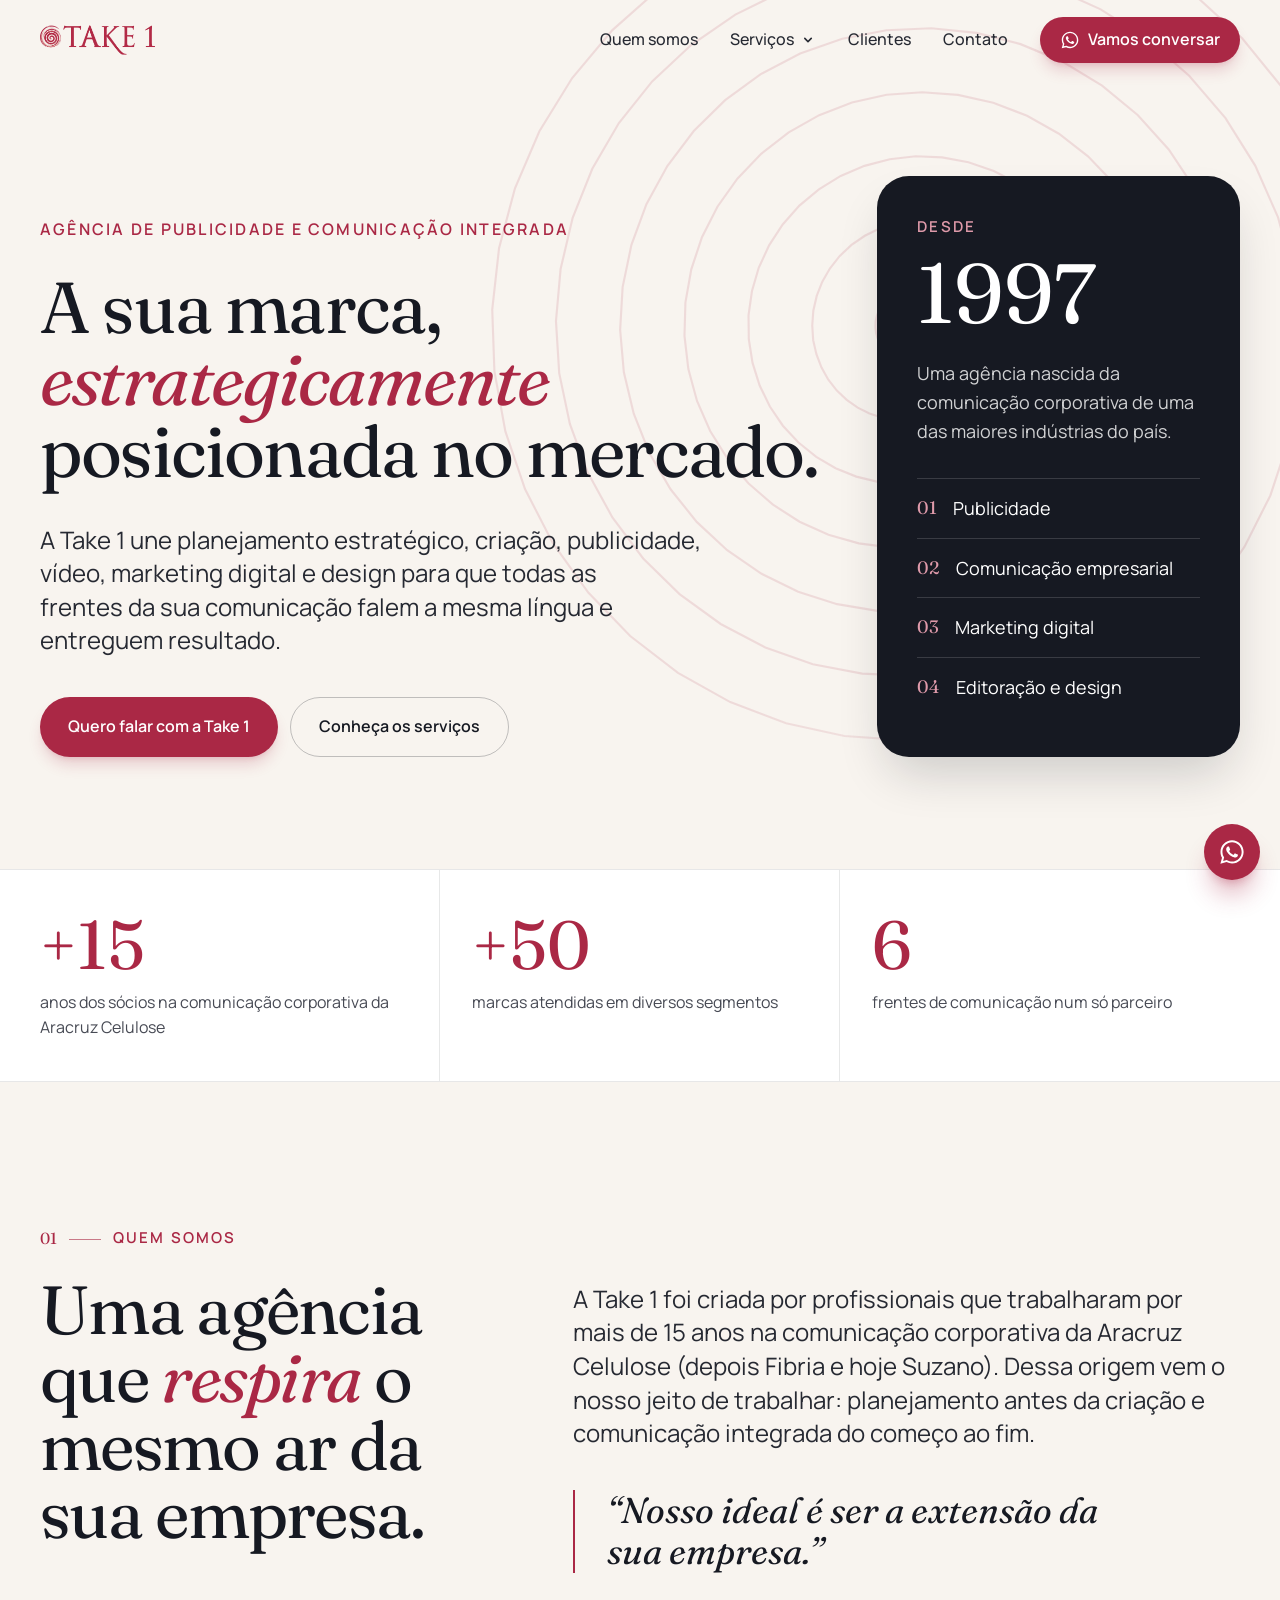
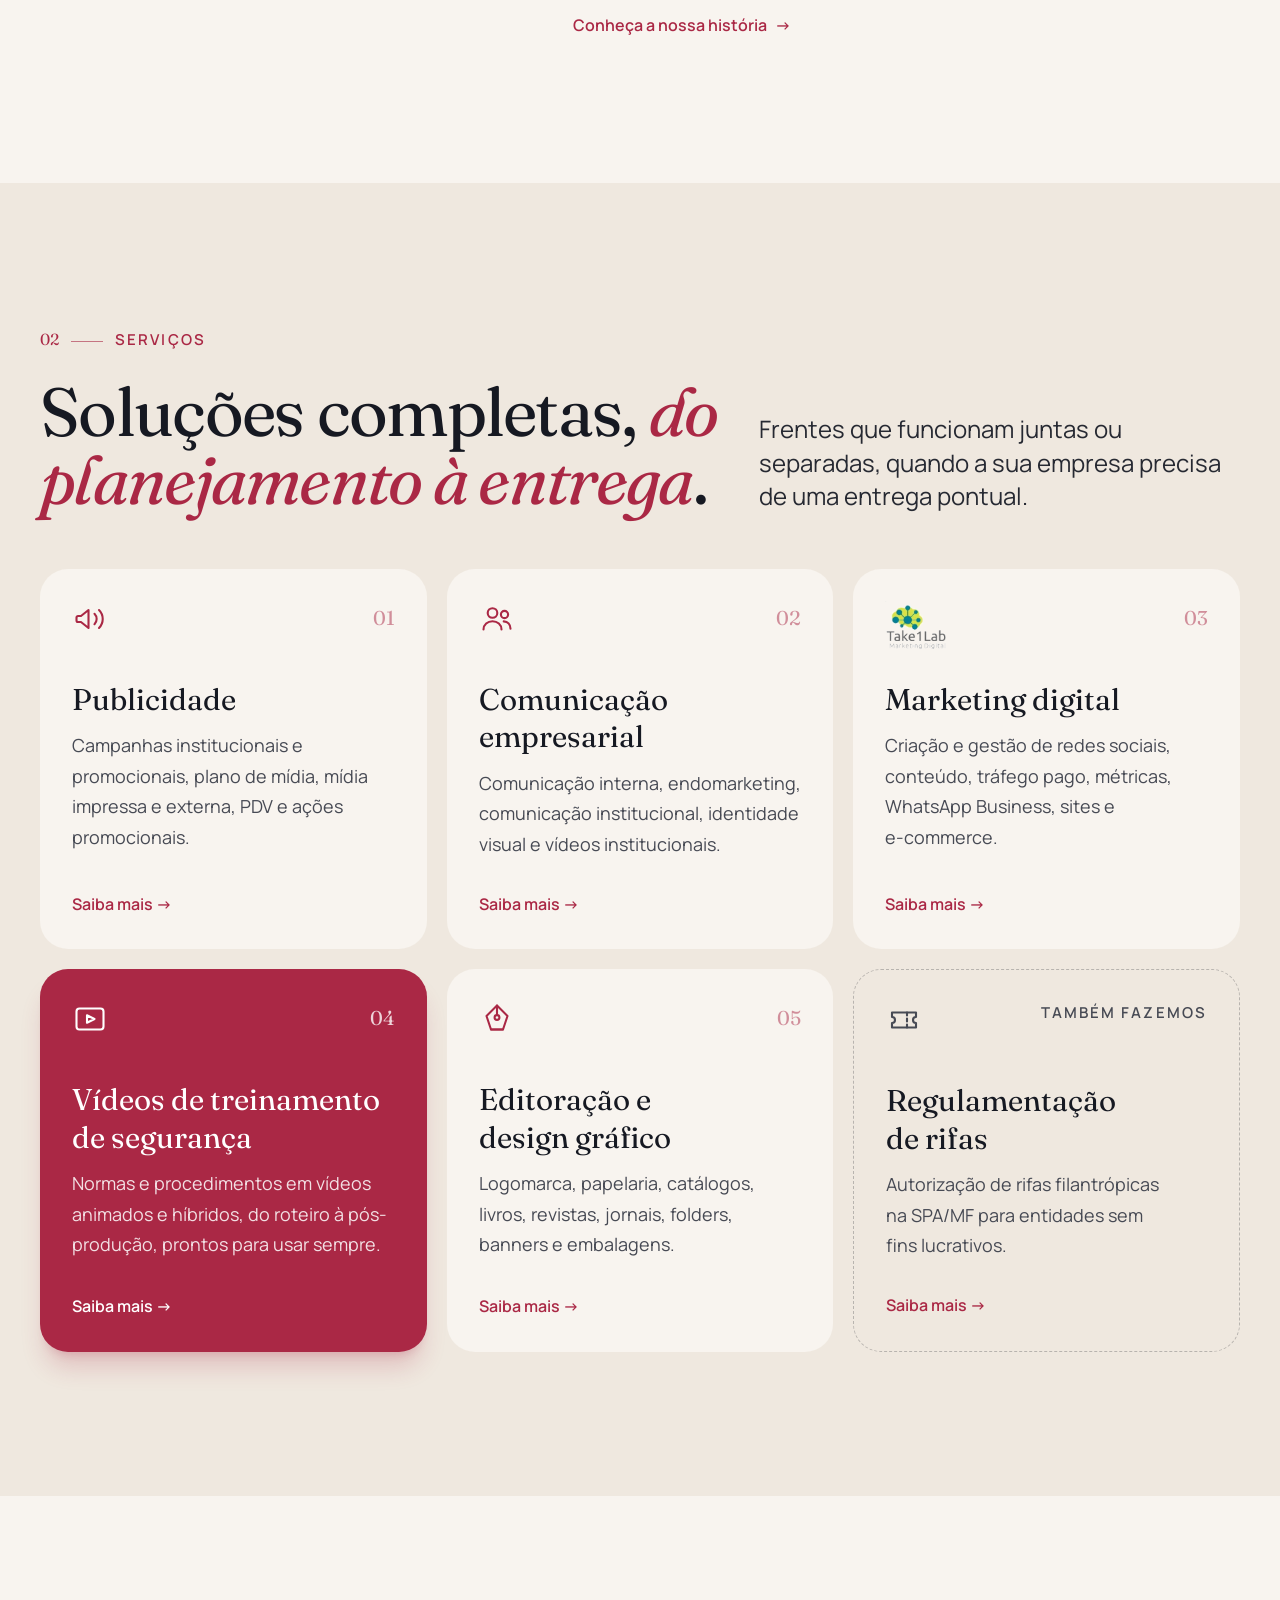
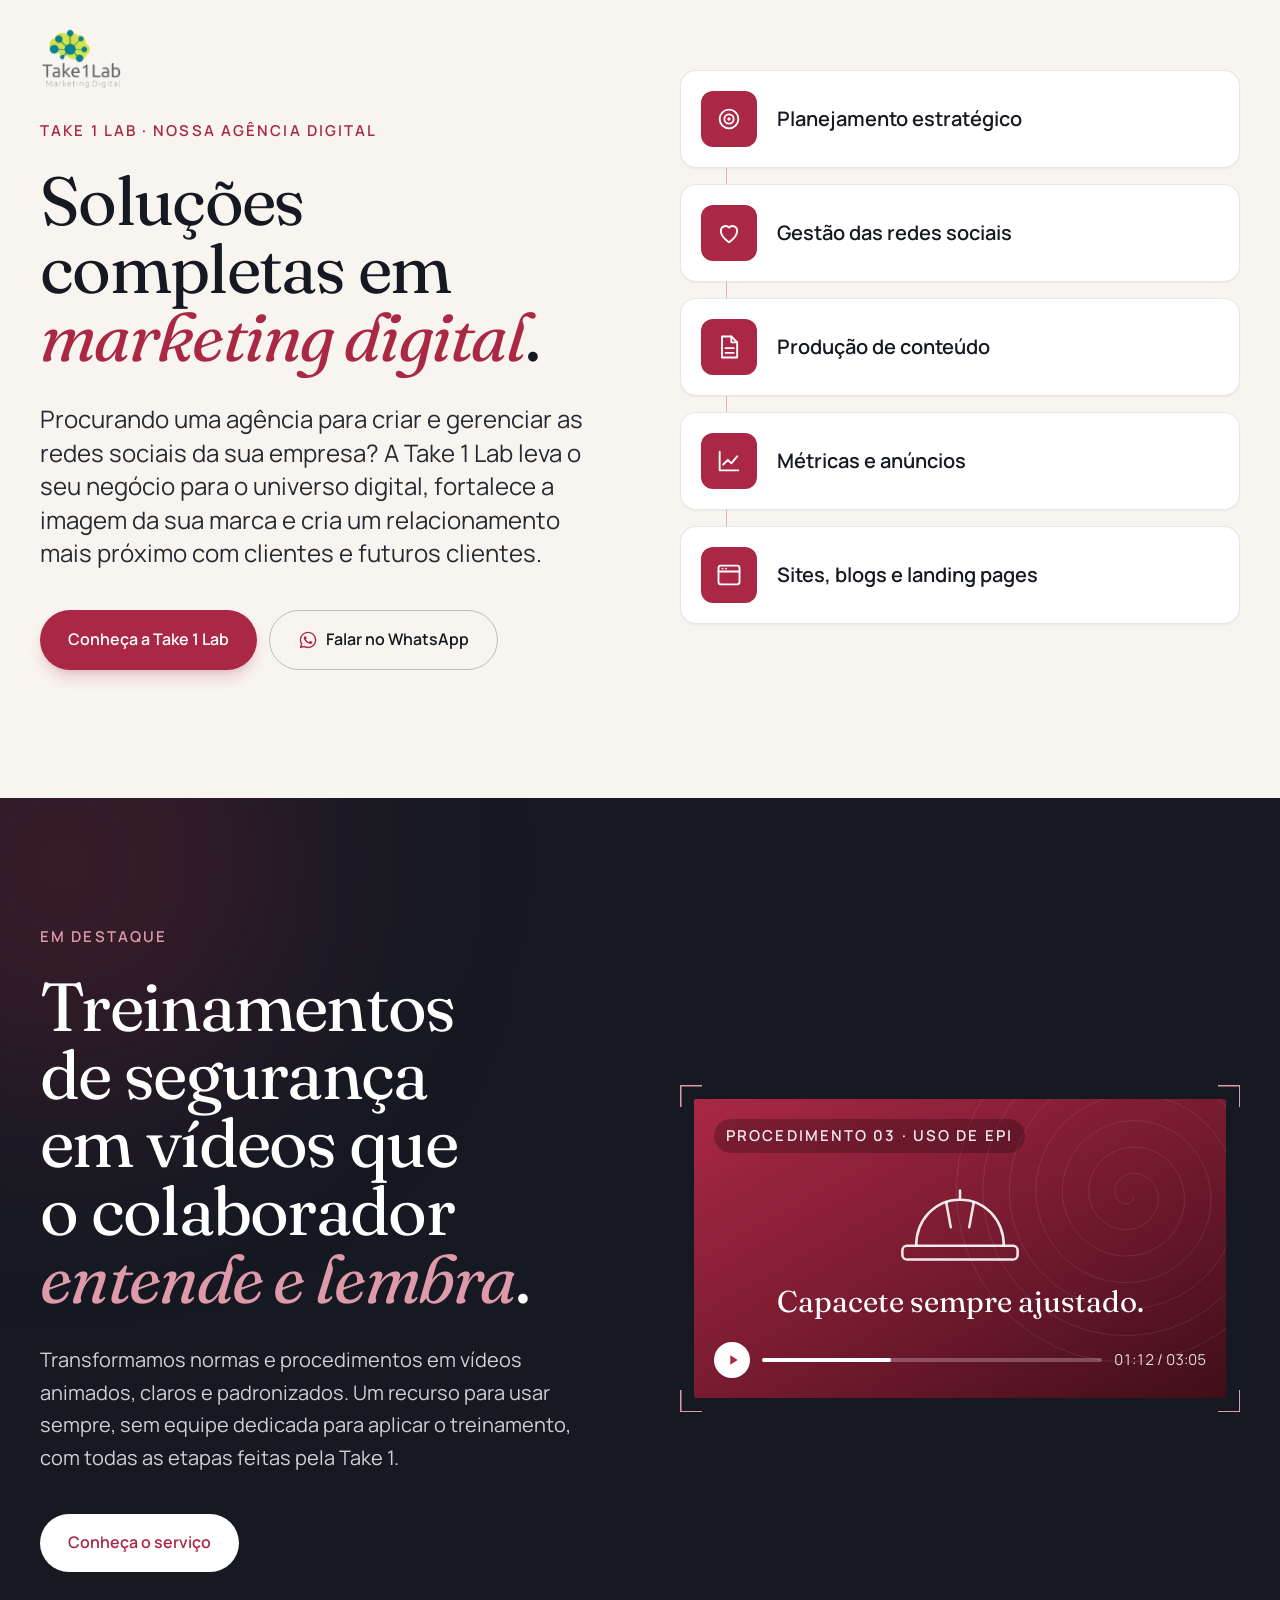
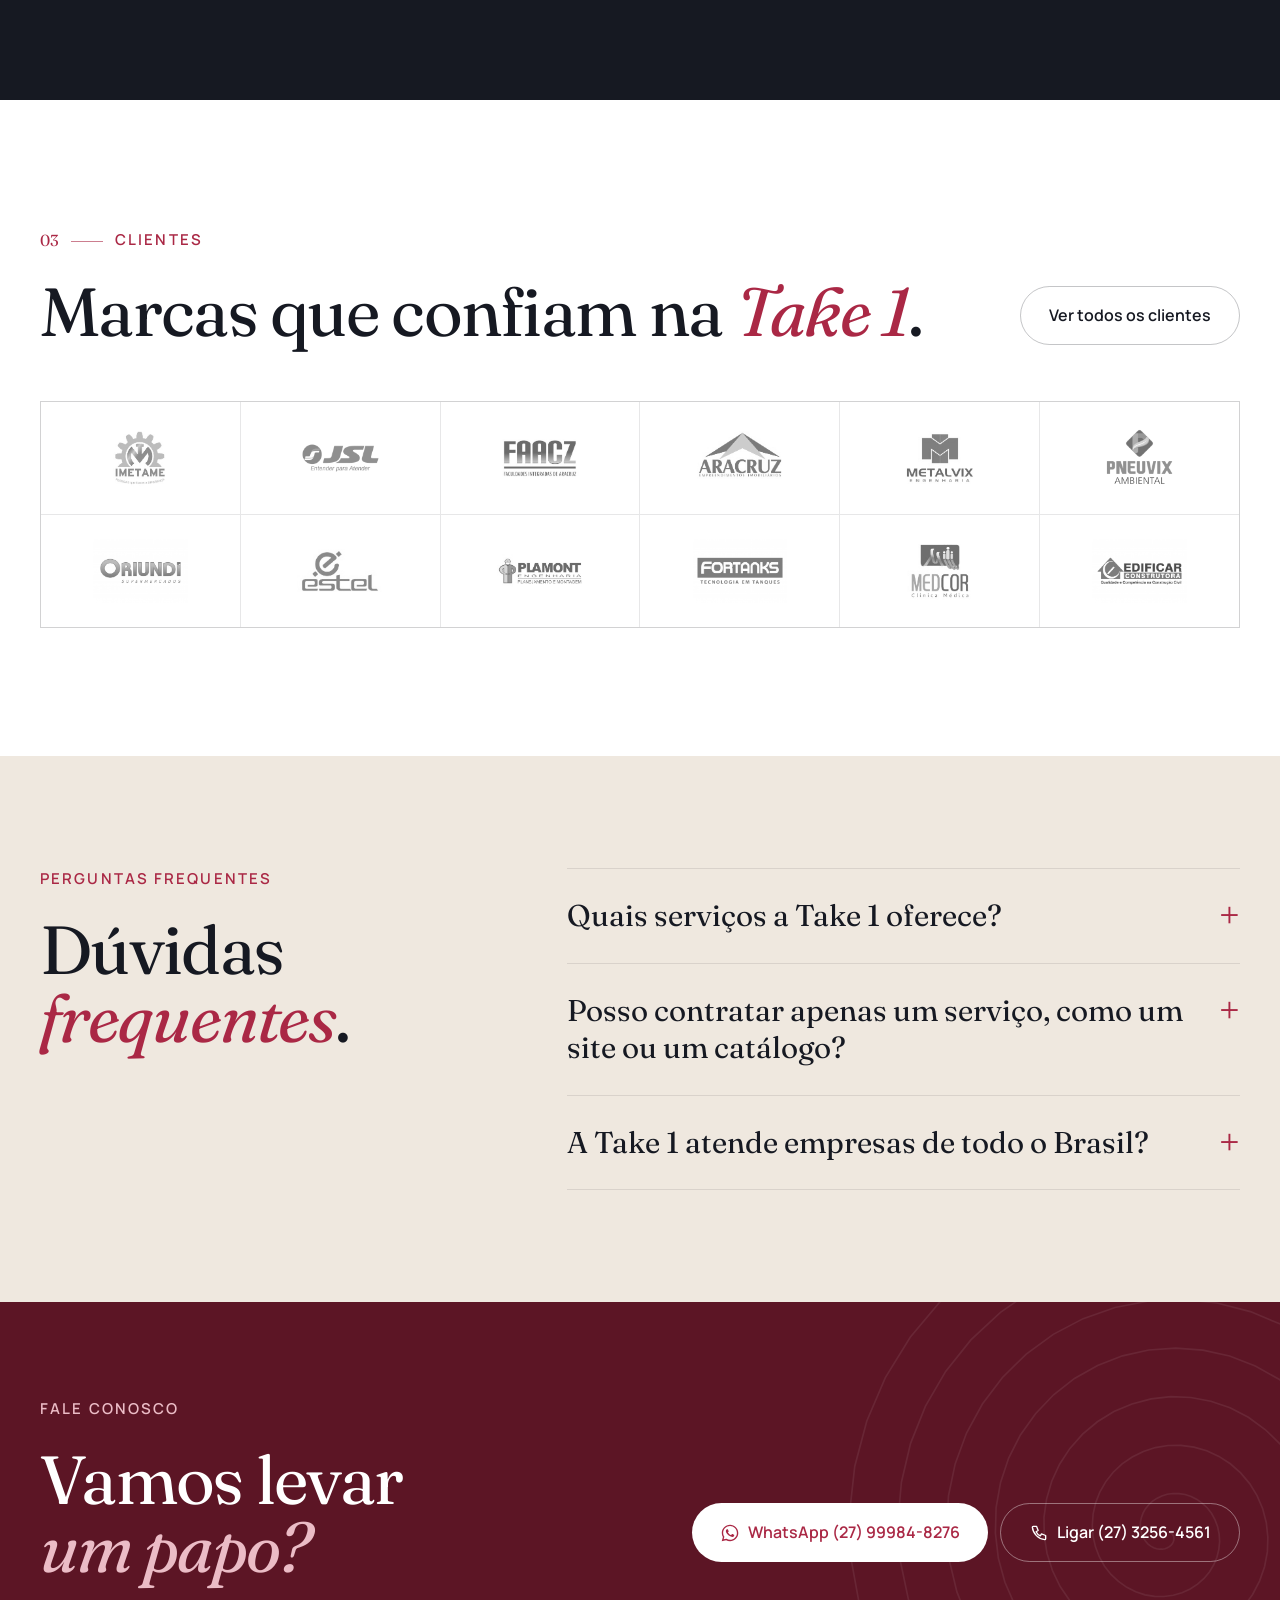
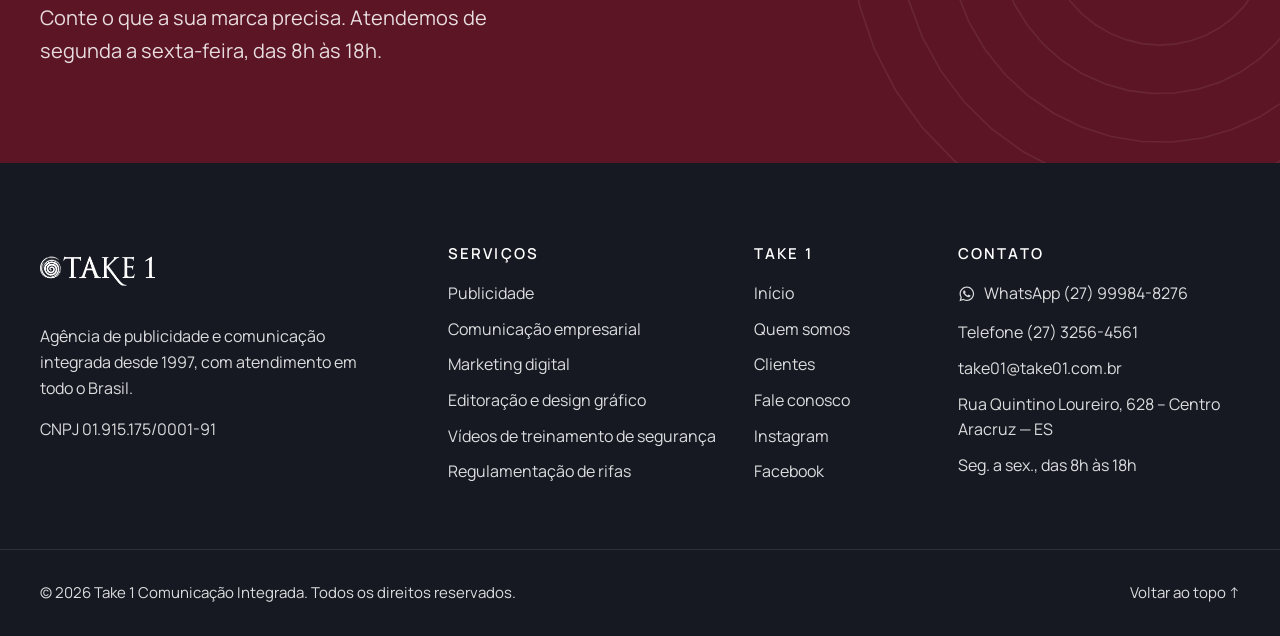
<file: index.html>
<!DOCTYPE html>
<html lang="pt-BR">
<head>
  <meta charset="UTF-8">
  <meta name="viewport" content="width=device-width, initial-scale=1">
  <script>document.documentElement.classList.add('js')</script>

  <title>Take 1 Comunicação | Agência de Publicidade, Comunicação Integrada e Marketing Digital</title>
  <meta name="description" content="Agência de publicidade e comunicação integrada desde 1997, com atendimento em todo o Brasil: campanhas publicitárias, comunicação empresarial, vídeos animados de treinamento de segurança, marketing digital, criação de sites e design gráfico.">
  <link rel="canonical" href="https://www.take01.com.br/">
  <meta name="robots" content="index, follow, max-image-preview:large">
  <meta name="theme-color" content="#aa2845">

  <meta property="og:type" content="website">
  <meta property="og:locale" content="pt_BR">
  <meta property="og:site_name" content="Take 1 Comunicação">
  <meta property="og:title" content="Take 1 Comunicação | Agência de Publicidade, Comunicação Integrada e Marketing Digital">
  <meta property="og:description" content="Agência de publicidade e comunicação integrada desde 1997, com atendimento em todo o Brasil: campanhas publicitárias, comunicação empresarial, vídeos animados de treinamento de segurança, marketing digital, criação de sites e design gráfico.">
  <meta property="og:url" content="https://www.take01.com.br/">
  <meta property="og:image" content="https://www.take01.com.br/assets/img/logo-take1.png">
  <meta name="twitter:card" content="summary">

  <link rel="icon" type="image/png" href="assets/img/favicon.png">
  <link rel="apple-touch-icon" href="assets/img/favicon.png">
  <link rel="preconnect" href="https://fonts.googleapis.com">
  <link rel="preconnect" href="https://fonts.gstatic.com" crossorigin>
  <link href="https://fonts.googleapis.com/css2?family=Fraunces:ital,opsz,wght@0,9..144,400;0,9..144,500;1,9..144,400;1,9..144,500&family=Manrope:wght@400;500;600;700&display=swap" rel="stylesheet">
  <link rel="stylesheet" href="assets/css/style.css">

<script type="application/ld+json">
{
  "@context": "https://schema.org",
  "@graph": [
    {
      "@type": [
        "AdvertisingAgency",
        "LocalBusiness"
      ],
      "@id": "https://www.take01.com.br/#empresa",
      "name": "Take 1 Comunicação Integrada",
      "legalName": "Take 1 Publicidade Propaganda e Marketing Ltda",
      "taxID": "01.915.175/0001-91",
      "alternateName": [
        "Take 1 Comunicação",
        "Take01",
        "Take 1 Lab"
      ],
      "url": "https://www.take01.com.br/",
      "logo": "https://www.take01.com.br/assets/img/logo-take1.png",
      "image": "https://www.take01.com.br/assets/img/logo-take1.png",
      "foundingDate": "1997",
      "description": "Agência de publicidade e comunicação integrada com atendimento em todo o Brasil.",
      "telephone": "+55-27-3256-4561",
      "email": "take01@take01.com.br",
      "address": {
        "@type": "PostalAddress",
        "streetAddress": "Rua Quintino Loureiro, 628 – Centro",
        "addressLocality": "Aracruz",
        "addressRegion": "ES",
        "addressCountry": "BR"
      },
      "areaServed": {
        "@type": "Country",
        "name": "Brasil"
      },
      "openingHoursSpecification": {
        "@type": "OpeningHoursSpecification",
        "dayOfWeek": [
          "Monday",
          "Tuesday",
          "Wednesday",
          "Thursday",
          "Friday"
        ],
        "opens": "08:00",
        "closes": "18:00"
      },
      "sameAs": [
        "https://www.instagram.com/take1comunicacao/",
        "https://www.facebook.com/Take1Agencia/"
      ]
    },
    {
      "@type": "WebPage",
      "@id": "https://www.take01.com.br/",
      "url": "https://www.take01.com.br/",
      "name": "Take 1 Comunicação | Agência de Publicidade, Comunicação Integrada e Marketing Digital",
      "description": "Agência de publicidade e comunicação integrada desde 1997, com atendimento em todo o Brasil: campanhas publicitárias, comunicação empresarial, vídeos animados de treinamento de segurança, marketing digital, criação de sites e design gráfico.",
      "inLanguage": "pt-BR",
      "isPartOf": {
        "@type": "WebSite",
        "url": "https://www.take01.com.br/",
        "name": "Take 1 Comunicação"
      }
    },
    {
      "@type": "FAQPage",
      "mainEntity": [
        {
          "@type": "Question",
          "name": "Quais serviços a Take 1 oferece?",
          "acceptedAnswer": {
            "@type": "Answer",
            "text": "Publicidade, comunicação empresarial e endomarketing, marketing digital com a Take 1 Lab (redes sociais, conteúdo, tráfego pago, sites e e-commerce), vídeos animados de treinamento de segurança, editoração e design gráfico, além da regulamentação de rifas filantrópicas na SPA/MF."
          }
        },
        {
          "@type": "Question",
          "name": "Posso contratar apenas um serviço, como um site ou um catálogo?",
          "acceptedAnswer": {
            "@type": "Answer",
            "text": "Sim. As frentes da Take 1 funcionam de forma integrada, mas também podem ser contratadas separadamente para uma entrega pontual, como um site, uma campanha, um catálogo ou uma identidade visual."
          }
        },
        {
          "@type": "Question",
          "name": "A Take 1 atende empresas de todo o Brasil?",
          "acceptedAnswer": {
            "@type": "Answer",
            "text": "Sim. Atendemos empresas e instituições de todo o Brasil, com reuniões on-line e entregas digitais, e também presencialmente quando o projeto pede."
          }
        }
      ]
    }
  ]
}
</script>
</head>
<body id="topo">
  <a href="#conteudo" class="sr-only focus:not-sr-only focus:fixed focus:left-4 focus:top-4 focus:z-[100] focus:rounded-full focus:bg-vinho focus:px-5 focus:py-3 focus:text-white">Pular para o conteúdo</a>

  <header class="fixed inset-x-0 top-0 z-50 transition-all duration-300" data-header>
    <div class="container-site flex h-20 items-center justify-between gap-6">
      <a href="./" class="shrink-0" aria-label="Take 1 Comunicação — página inicial">
        <img src="assets/img/logo-take1.png" alt="Take 1 Comunicação Integrada" width="222" height="108" class="h-12 w-auto sm:h-14">
      </a>

      <nav id="menu" aria-label="Menu principal"
           class="fixed inset-x-0 top-20 hidden max-h-[calc(100vh-5rem)] flex-col gap-1 overflow-y-auto border-t border-tinta/10 bg-marfim px-4 pb-8 pt-4 shadow-xl lg:static lg:flex lg:max-h-none lg:flex-row lg:items-center lg:gap-8 lg:overflow-visible lg:border-0 lg:bg-transparent lg:p-0 lg:shadow-none">
        <ul class="flex flex-col lg:flex-row lg:items-center lg:gap-8">
          <li><a href="quem-somos/" class="nav-link block py-3 lg:py-2">Quem somos</a></li>
          <li class="group relative">
            <button type="button" class="nav-link flex w-full items-center justify-between gap-1.5 py-3 lg:w-auto lg:py-2" aria-haspopup="true">
              Serviços
              <svg viewBox="0 0 20 20" class="h-4 w-4 transition group-hover:rotate-180 group-focus-within:rotate-180" fill="currentColor" aria-hidden="true"><path d="M5.3 7.3a1 1 0 0 1 1.4 0L10 10.6l3.3-3.3a1 1 0 1 1 1.4 1.4l-4 4a1 1 0 0 1-1.4 0l-4-4a1 1 0 0 1 0-1.4Z"/></svg>
            </button>
            <ul class="mb-2 border-l border-tinta/10 pl-3 lg:invisible lg:absolute lg:left-1/2 lg:top-full lg:mb-0 lg:w-80 lg:-translate-x-1/2 lg:translate-y-2 lg:rounded-2xl lg:border lg:border-tinta/10 lg:bg-white lg:p-2 lg:opacity-0 lg:shadow-2xl lg:shadow-tinta/10 lg:transition lg:duration-200 lg:group-hover:visible lg:group-hover:translate-y-0 lg:group-hover:opacity-100 lg:group-focus-within:visible lg:group-focus-within:translate-y-0 lg:group-focus-within:opacity-100">
              <li><a href="publicidade/" class="block rounded-xl px-3 py-2.5 transition hover:bg-vinho-50">
                <span class="block text-sm font-semibold text-tinta">Publicidade</span>
                <span class="hidden text-xs text-nevoa lg:block">Campanhas, plano de mídia, PDV e ações promocionais.</span></a></li>
              <li><a href="comunicacao-empresarial/" class="block rounded-xl px-3 py-2.5 transition hover:bg-vinho-50">
                <span class="block text-sm font-semibold text-tinta">Comunicação empresarial</span>
                <span class="hidden text-xs text-nevoa lg:block">Comunicação interna, endomarketing e institucional.</span></a></li>
              <li><a href="marketing-digital/" class="block rounded-xl px-3 py-2.5 transition hover:bg-vinho-50">
                <span class="block text-sm font-semibold text-tinta">Marketing digital</span>
                <span class="hidden text-xs text-nevoa lg:block">Redes sociais, conteúdo, tráfego e sites com a Take 1 Lab.</span></a></li>
              <li><a href="design-grafico/" class="block rounded-xl px-3 py-2.5 transition hover:bg-vinho-50">
                <span class="block text-sm font-semibold text-tinta">Editoração e design gráfico</span>
                <span class="hidden text-xs text-nevoa lg:block">Identidade visual, catálogos, revistas e embalagens.</span></a></li>
              <li><a href="videos-de-treinamento/" class="block rounded-xl px-3 py-2.5 transition hover:bg-vinho-50">
                <span class="block text-sm font-semibold text-tinta">Vídeos de treinamento de segurança</span>
                <span class="hidden text-xs text-nevoa lg:block">Normas e procedimentos em vídeos animados.</span></a></li>
              <li><a href="regulamentacao-de-rifas/" class="block rounded-xl px-3 py-2.5 transition hover:bg-vinho-50">
                <span class="block text-sm font-semibold text-tinta">Regulamentação de rifas</span>
                <span class="hidden text-xs text-nevoa lg:block">Autorização de rifas filantrópicas na SPA/MF.</span></a></li>
            </ul>
          </li>
          <li><a href="clientes/" class="nav-link block py-3 lg:py-2">Clientes</a></li>
          <li><a href="fale-conosco/" class="nav-link block py-3 lg:py-2">Contato</a></li>
        </ul>
        <a href="https://wa.me/5527999848276?text=Ol%C3%A1%21%20Vim%20pelo%20site%20da%20Take%201." target="_blank" rel="noopener" class="btn-primario mt-4 lg:mt-0 lg:px-5 lg:py-2.5"><svg viewBox="0 0 24 24" class="h-5 w-5" aria-hidden="true"><path fill="currentColor" d="M12.04 2C6.58 2 2.13 6.45 2.13 11.91c0 1.75.46 3.45 1.32 4.95L2.05 22l5.25-1.38a9.9 9.9 0 0 0 4.74 1.21c5.46 0 9.91-4.45 9.91-9.91S17.5 2 12.04 2Zm0 18.15c-1.48 0-2.93-.4-4.2-1.15l-.3-.18-3.12.82.83-3.04-.2-.31a8.2 8.2 0 0 1-1.26-4.38c0-4.54 3.7-8.24 8.25-8.24 4.54 0 8.24 3.7 8.24 8.24 0 4.55-3.7 8.24-8.24 8.24Zm4.52-6.16c-.25-.12-1.47-.72-1.69-.81-.23-.08-.39-.12-.56.13-.16.24-.64.8-.78.97-.15.16-.29.18-.54.06-.25-.12-1.05-.39-1.99-1.23-.74-.66-1.23-1.47-1.38-1.72-.14-.25-.01-.38.11-.5.11-.11.25-.29.37-.43.13-.15.17-.25.25-.41.08-.17.04-.31-.02-.43-.06-.13-.56-1.34-.76-1.84-.2-.48-.41-.42-.56-.42h-.48c-.17 0-.43.06-.66.31-.22.25-.86.85-.86 2.07 0 1.22.89 2.4 1.01 2.56.12.17 1.75 2.67 4.23 3.74.59.26 1.05.41 1.41.52.59.19 1.13.16 1.56.1.48-.07 1.47-.6 1.67-1.18.21-.58.21-1.07.15-1.18-.06-.1-.23-.16-.48-.28Z"/></svg>Vamos conversar</a>
      </nav>

      <button type="button" class="relative flex h-12 w-12 items-center justify-center rounded-full bg-vinho shadow-lg shadow-vinho/25 lg:hidden"
              aria-controls="menu" aria-expanded="false" aria-label="Abrir menu" data-menu-toggle>
        <span class="absolute h-0.5 w-5 -translate-y-1 rounded-full bg-white transition" data-bar-1></span>
        <span class="absolute h-0.5 w-5 translate-y-1 rounded-full bg-white transition" data-bar-2></span>
      </button>
    </div>
  </header>

  <main id="conteudo">
    <!-- ================= HERO ================= -->
    <section class="relative overflow-hidden pb-20 pt-32 sm:pt-40 lg:pb-28 lg:pt-44" aria-labelledby="hero-titulo">
      <img src="assets/img/espiral.svg" alt="" aria-hidden="true"
           class="pointer-events-none absolute -right-56 -top-32 w-[46rem] max-w-none animate-girar opacity-[0.12] lg:-right-24 lg:w-[58rem]">
      <div class="pointer-events-none absolute inset-x-0 bottom-0 h-40 bg-gradient-to-b from-transparent to-marfim"></div>

      <div class="container-site relative grid items-end gap-14 lg:grid-cols-12">
        <div class="min-w-0 lg:col-span-8">
          <h1 id="hero-titulo" class="revelar">
            <span class="mb-7 block font-sans text-xs font-semibold uppercase tracking-eyebrow text-vinho sm:text-sm">
              Agência de publicidade e comunicação integrada
            </span>
            <span class="block text-[2.5rem] font-normal leading-[1.05] tracking-tight sm:text-7xl lg:text-[4.5rem]">
              A sua marca, <em>estrategicamente</em> posicionada no mercado.
            </span>
          </h1>

          <p class="revelar lead mt-9 max-w-2xl">
            A Take 1 une planejamento estratégico, criação, publicidade, vídeo, marketing digital e
            design para que todas as frentes da sua comunicação falem a mesma língua e entreguem resultado.
          </p>

          <div class="revelar mt-10 flex flex-col gap-3 sm:flex-row">
            <a href="fale-conosco/" class="btn-primario">Quero falar com a Take 1</a>
            <a href="#servicos" class="btn-contorno">Conheça os serviços</a>
          </div>
        </div>

        <aside class="revelar rounded-[2rem] bg-tinta p-8 text-white shadow-2xl shadow-tinta/20 sm:p-10 lg:col-span-4" aria-label="Frentes de atuação">
          <p class="font-display text-7xl font-normal leading-none text-white">
            <span class="mb-3 block font-sans text-xs font-semibold uppercase tracking-eyebrow text-vinho-300">desde</span>1997
          </p>
          <p class="mt-6 leading-relaxed text-white/80">
            Uma agência nascida da comunicação corporativa de uma das maiores indústrias do país.
          </p>
          <ul class="mt-8 divide-y divide-white/15 border-t border-white/15">
            <li><a href="publicidade/" class="flex items-center gap-4 py-3.5 transition hover:text-vinho-200"><span class="font-display text-vinho-300">01</span>Publicidade</a></li>
            <li><a href="comunicacao-empresarial/" class="flex items-center gap-4 py-3.5 transition hover:text-vinho-200"><span class="font-display text-vinho-300">02</span>Comunicação empresarial</a></li>
            <li><a href="marketing-digital/" class="flex items-center gap-4 py-3.5 transition hover:text-vinho-200"><span class="font-display text-vinho-300">03</span>Marketing digital</a></li>
            <li><a href="design-grafico/" class="flex items-center gap-4 py-3.5 transition hover:text-vinho-200"><span class="font-display text-vinho-300">04</span>Editoração e design</a></li>
          </ul>
        </aside>
      </div>
    </section>

    <!-- ================= NÚMEROS ================= -->
    <section class="border-y border-tinta/10 bg-white" aria-label="Destaques">
      <div class="container-site grid divide-y divide-tinta/10 sm:grid-cols-3 sm:divide-y-0">
        <div class="revelar border-tinta/10 py-6 text-center sm:py-10 sm:pr-4 sm:text-left sm:border-r lg:pl-0 lg:pr-8">
          <p class="font-display text-5xl font-normal text-vinho sm:text-6xl">+15</p>
          <p class="mt-3 text-sm text-nevoa">anos dos sócios na comunicação corporativa da Aracruz Celulose</p>
        </div>
        <div class="revelar border-tinta/10 py-6 text-center sm:py-10 sm:pr-4 sm:text-left sm:border-r sm:px-8">
          <p class="font-display text-5xl font-normal text-vinho sm:text-6xl">+50</p>
          <p class="mt-3 text-sm text-nevoa">marcas atendidas em diversos segmentos</p>
        </div>
        <div class="revelar py-6 text-center sm:py-10 sm:pr-4 sm:text-left sm:px-8">
          <p class="font-display text-5xl font-normal text-vinho sm:text-6xl">6</p>
          <p class="mt-3 text-sm text-nevoa">frentes de comunicação num só parceiro</p>
        </div>
      </div>
    </section>

    <!-- ================= QUEM SOMOS (resumo) ================= -->
    <section class="py-24 lg:py-36" aria-labelledby="sobre-titulo">
      <div class="container-site grid gap-12 lg:grid-cols-12 lg:gap-20">
        <div class="lg:col-span-5">
          <p class="eyebrow"><span class="cena">01</span>Quem somos</p>
          <h2 id="sobre-titulo" class="titulo-secao revelar">Uma agência que <em>respira</em> o mesmo ar da sua empresa.</h2>
        </div>
        <div class="lg:col-span-7 lg:pt-14">
          <p class="revelar lead">
            A Take 1 foi criada por profissionais que trabalharam por mais de 15 anos na comunicação
            corporativa da Aracruz Celulose (depois Fibria e hoje Suzano). Dessa origem vem o nosso jeito de trabalhar:
            planejamento antes da criação e comunicação integrada do começo ao fim.
          </p>
          <blockquote class="revelar mt-10 border-l-2 border-vinho pl-6 sm:pl-8">
            <p class="font-display text-2xl font-normal italic leading-snug text-tinta sm:text-3xl">
              “Nosso ideal é ser a extensão da sua empresa.”
            </p>
          </blockquote>
          <a href="quem-somos/" class="revelar mt-10 inline-flex items-center gap-2 text-sm font-semibold text-vinho hover:underline hover:underline-offset-4">
            Conheça a nossa história <span aria-hidden="true">→</span>
          </a>
        </div>
      </div>
    </section>

    <!-- ================= SERVIÇOS ================= -->
    <section id="servicos" class="bg-areia py-24 lg:py-36" aria-labelledby="servicos-titulo">
      <div class="container-site">
        <div class="mb-14 grid gap-8 lg:grid-cols-12 lg:items-end">
          <div class="lg:col-span-7">
            <p class="eyebrow"><span class="cena">02</span>Serviços</p>
            <h2 id="servicos-titulo" class="titulo-secao revelar">Soluções completas, <em>do planejamento à entrega</em>.</h2>
          </div>
          <p class="revelar lead lg:col-span-5">
            Frentes que funcionam juntas ou separadas, quando a sua empresa precisa de uma entrega pontual.
          </p>
        </div>

        <ul class="grid gap-5 sm:grid-cols-2 lg:grid-cols-3">
          <li>
            <a href="publicidade/" class="revelar group flex h-full flex-col rounded-[1.75rem] p-8 transition duration-500 hover:-translate-y-1 bg-marfim hover:shadow-2xl hover:shadow-tinta/10">
              <div class="flex h-12 items-start justify-between gap-4">
                <svg viewBox="0 0 24 24" class="h-9 w-9 text-vinho" fill="none" stroke="currentColor" stroke-width="1.4" stroke-linecap="round" stroke-linejoin="round" aria-hidden="true"><path d="M3 11v2a1 1 0 0 0 1 1h2l5 4V6L6 10H4a1 1 0 0 0-1 1Z"/><path d="M15 8.5a5 5 0 0 1 0 7M18 6a8.5 8.5 0 0 1 0 12"/></svg>
                <span class="font-display text-lg text-vinho/50">01</span>
              </div>
              <h3 class="mt-8 text-2xl font-normal ">Publicidade</h3>
              <p class="mt-3 flex-1 text-nevoa">Campanhas institucionais e promocionais, plano de mídia, mídia impressa e externa, PDV e ações promocionais.</p>
              <span class="mt-8 text-sm font-semibold text-vinho">Saiba mais <span aria-hidden="true" class="inline-block transition group-hover:translate-x-1">→</span></span>
            </a>
          </li>
          <li>
            <a href="comunicacao-empresarial/" class="revelar group flex h-full flex-col rounded-[1.75rem] p-8 transition duration-500 hover:-translate-y-1 bg-marfim hover:shadow-2xl hover:shadow-tinta/10">
              <div class="flex h-12 items-start justify-between gap-4">
                <svg viewBox="0 0 24 24" class="h-9 w-9 text-vinho" fill="none" stroke="currentColor" stroke-width="1.4" stroke-linecap="round" stroke-linejoin="round" aria-hidden="true"><circle cx="9" cy="8" r="3.2"/><path d="M3 19c0-3.3 2.7-5.5 6-5.5s6 2.2 6 5.5"/><circle cx="17" cy="9" r="2.4"/><path d="M16.5 13.6c2.6.2 4.5 2 4.5 4.9"/></svg>
                <span class="font-display text-lg text-vinho/50">02</span>
              </div>
              <h3 class="mt-8 text-2xl font-normal ">Comunicação empresarial</h3>
              <p class="mt-3 flex-1 text-nevoa">Comunicação interna, endomarketing, comunicação institucional, identidade visual e vídeos institucionais.</p>
              <span class="mt-8 text-sm font-semibold text-vinho">Saiba mais <span aria-hidden="true" class="inline-block transition group-hover:translate-x-1">→</span></span>
            </a>
          </li>
          <li>
            <a href="marketing-digital/" class="revelar group flex h-full flex-col rounded-[1.75rem] p-8 transition duration-500 hover:-translate-y-1 bg-marfim hover:shadow-2xl hover:shadow-tinta/10">
              <div class="flex h-12 items-start justify-between gap-4">
                <img src="assets/img/logo-take1lab.png" alt="Take 1 Lab" width="91" height="72" class="h-12 w-auto" loading="lazy">
                <span class="font-display text-lg text-vinho/50">03</span>
              </div>
              <h3 class="mt-8 text-2xl font-normal ">Marketing digital</h3>
              <p class="mt-3 flex-1 text-nevoa">Criação e gestão de redes sociais, conteúdo, tráfego pago, métricas, WhatsApp Business, sites e e-commerce.</p>
              <span class="mt-8 text-sm font-semibold text-vinho">Saiba mais <span aria-hidden="true" class="inline-block transition group-hover:translate-x-1">→</span></span>
            </a>
          </li>
          <li>
            <a href="videos-de-treinamento/" class="revelar group flex h-full flex-col rounded-[1.75rem] p-8 transition duration-500 hover:-translate-y-1 bg-vinho text-white shadow-xl shadow-vinho/20 hover:bg-vinho-600">
              <div class="flex h-12 items-start justify-between gap-4">
                <svg viewBox="0 0 24 24" class="h-9 w-9 text-white" fill="none" stroke="currentColor" stroke-width="1.4" stroke-linecap="round" stroke-linejoin="round" aria-hidden="true"><rect x="3" y="5" width="18" height="14" rx="2"/><path d="m10 9.5 5 2.5-5 2.5v-5Z"/></svg>
                <span class="font-display text-lg text-white/80">04</span>
              </div>
              <h3 class="mt-8 text-2xl font-normal text-white">Vídeos de treinamento de segurança</h3>
              <p class="mt-3 flex-1 text-white/85">Normas e procedimentos em vídeos animados e híbridos, do roteiro à pós-produção, prontos para usar sempre.</p>
              <span class="mt-8 text-sm font-semibold text-white">Saiba mais <span aria-hidden="true" class="inline-block transition group-hover:translate-x-1">→</span></span>
            </a>
          </li>
          <li>
            <a href="design-grafico/" class="revelar group flex h-full flex-col rounded-[1.75rem] p-8 transition duration-500 hover:-translate-y-1 bg-marfim hover:shadow-2xl hover:shadow-tinta/10">
              <div class="flex h-12 items-start justify-between gap-4">
                <svg viewBox="0 0 24 24" class="h-9 w-9 text-vinho" fill="none" stroke="currentColor" stroke-width="1.4" stroke-linecap="round" stroke-linejoin="round" aria-hidden="true"><path d="M12 3 5 10l3 9h8l3-9-7-7Z"/><circle cx="12" cy="11" r="1.6"/><path d="M12 3v6.4M8 19h8"/></svg>
                <span class="font-display text-lg text-vinho/50">05</span>
              </div>
              <h3 class="mt-8 text-2xl font-normal ">Editoração e design gráfico</h3>
              <p class="mt-3 flex-1 text-nevoa">Logomarca, papelaria, catálogos, livros, revistas, jornais, folders, banners e embalagens.</p>
              <span class="mt-8 text-sm font-semibold text-vinho">Saiba mais <span aria-hidden="true" class="inline-block transition group-hover:translate-x-1">→</span></span>
            </a>
          </li>
          <li>
            <a href="regulamentacao-de-rifas/" class="revelar group flex h-full flex-col rounded-[1.75rem] border border-dashed border-tinta/25 p-8 transition duration-500 hover:border-vinho/50">
              <div class="flex h-12 items-start justify-between gap-4">
                <svg viewBox="0 0 24 24" class="h-9 w-9 text-nevoa" fill="none" stroke="currentColor" stroke-width="1.4" stroke-linecap="round" stroke-linejoin="round" aria-hidden="true"><path d="M4 7h16v3a2 2 0 0 0 0 4v3H4v-3a2 2 0 0 0 0-4V7Z"/><path d="M14 7v10" stroke-dasharray="2 2"/></svg>
                <span class="text-xs font-semibold uppercase tracking-eyebrow text-nevoa">Também fazemos</span>
              </div>
              <h3 class="mt-8 text-2xl font-normal">Regulamentação de rifas</h3>
              <p class="mt-3 flex-1 text-nevoa">Autorização de rifas filantrópicas na SPA/MF para entidades sem fins lucrativos.</p>
              <span class="mt-8 text-sm font-semibold text-vinho">Saiba mais <span aria-hidden="true" class="inline-block transition group-hover:translate-x-1">→</span></span>
            </a>
          </li>
        </ul>
      </div>
    </section>

    <!-- ================= DESTAQUE: TAKE 1 LAB ================= -->
    <section class="py-24 lg:py-32" aria-labelledby="lab-titulo">
      <div class="container-site grid items-center gap-14 lg:grid-cols-12 lg:gap-20">
        <div class="lg:col-span-6">
          <img src="assets/img/logo-take1lab.png" alt="Take 1 Lab — Marketing Digital" width="91" height="72" class="revelar mb-8 h-16 w-auto" loading="lazy">
          <p class="eyebrow">Take 1 Lab · Nossa agência digital</p>
          <h2 id="lab-titulo" class="titulo-secao revelar">Soluções completas em <em>marketing digital</em>.</h2>
          <p class="revelar lead mt-8">
            Procurando uma agência para criar e gerenciar as redes sociais da sua empresa? A Take 1 Lab leva o seu
            negócio para o universo digital, fortalece a imagem da sua marca e cria um relacionamento mais próximo com
            clientes e futuros clientes.
          </p>
          <div class="revelar mt-10 flex flex-col gap-3 sm:flex-row">
            <a href="marketing-digital/" class="btn-primario">Conheça a Take 1 Lab</a>
            <a href="https://wa.me/5527999848276?text=Ol%C3%A1%21%20Vim%20pelo%20site%20e%20quero%20conhecer%20a%20Take%201%20Lab." target="_blank" rel="noopener" class="btn-contorno"><svg viewBox="0 0 24 24" class="h-5 w-5 text-vinho" aria-hidden="true"><path fill="currentColor" d="M12.04 2C6.58 2 2.13 6.45 2.13 11.91c0 1.75.46 3.45 1.32 4.95L2.05 22l5.25-1.38a9.9 9.9 0 0 0 4.74 1.21c5.46 0 9.91-4.45 9.91-9.91S17.5 2 12.04 2Zm0 18.15c-1.48 0-2.93-.4-4.2-1.15l-.3-.18-3.12.82.83-3.04-.2-.31a8.2 8.2 0 0 1-1.26-4.38c0-4.54 3.7-8.24 8.25-8.24 4.54 0 8.24 3.7 8.24 8.24 0 4.55-3.7 8.24-8.24 8.24Zm4.52-6.16c-.25-.12-1.47-.72-1.69-.81-.23-.08-.39-.12-.56.13-.16.24-.64.8-.78.97-.15.16-.29.18-.54.06-.25-.12-1.05-.39-1.99-1.23-.74-.66-1.23-1.47-1.38-1.72-.14-.25-.01-.38.11-.5.11-.11.25-.29.37-.43.13-.15.17-.25.25-.41.08-.17.04-.31-.02-.43-.06-.13-.56-1.34-.76-1.84-.2-.48-.41-.42-.56-.42h-.48c-.17 0-.43.06-.66.31-.22.25-.86.85-.86 2.07 0 1.22.89 2.4 1.01 2.56.12.17 1.75 2.67 4.23 3.74.59.26 1.05.41 1.41.52.59.19 1.13.16 1.56.1.48-.07 1.47-.6 1.67-1.18.21-.58.21-1.07.15-1.18-.06-.1-.23-.16-.48-.28Z"/></svg>Falar no WhatsApp</a>
          </div>
        </div>

        <div class="relative lg:col-span-6">
          <span aria-hidden="true" class="absolute bottom-10 left-[2.9rem] top-10 w-px bg-vinho/30"></span>
          <ul class="relative flex flex-col gap-4">
            <li class="revelar relative flex items-center gap-5 rounded-2xl border border-tinta/10 bg-white p-5 shadow-sm shadow-tinta/5">
              <span class="relative z-10 flex h-14 w-14 shrink-0 items-center justify-center rounded-xl bg-vinho text-white"><svg viewBox="0 0 24 24" class="h-7 w-7 text-white" fill="none" stroke="currentColor" stroke-width="1.6" stroke-linecap="round" stroke-linejoin="round" aria-hidden="true"><circle cx="12" cy="12" r="8"/><circle cx="12" cy="12" r="4"/><circle cx="12" cy="12" r="0.6"/></svg></span>
              <span class="text-lg font-semibold text-tinta">Planejamento estratégico</span>
            </li>
            <li class="revelar relative flex items-center gap-5 rounded-2xl border border-tinta/10 bg-white p-5 shadow-sm shadow-tinta/5">
              <span class="relative z-10 flex h-14 w-14 shrink-0 items-center justify-center rounded-xl bg-vinho text-white"><svg viewBox="0 0 24 24" class="h-7 w-7 text-white" fill="none" stroke="currentColor" stroke-width="1.6" stroke-linecap="round" stroke-linejoin="round" aria-hidden="true"><path d="M12 20s-7-4.4-7-10a4 4 0 0 1 7-2.6A4 4 0 0 1 19 10c0 5.6-7 10-7 10Z"/></svg></span>
              <span class="text-lg font-semibold text-tinta">Gestão das redes sociais</span>
            </li>
            <li class="revelar relative flex items-center gap-5 rounded-2xl border border-tinta/10 bg-white p-5 shadow-sm shadow-tinta/5">
              <span class="relative z-10 flex h-14 w-14 shrink-0 items-center justify-center rounded-xl bg-vinho text-white"><svg viewBox="0 0 24 24" class="h-7 w-7 text-white" fill="none" stroke="currentColor" stroke-width="1.6" stroke-linecap="round" stroke-linejoin="round" aria-hidden="true"><path d="M6 3h8l5 5v13H6z"/><path d="M14 3v5h5M9 13h7M9 17h7"/></svg></span>
              <span class="text-lg font-semibold text-tinta">Produção de conteúdo</span>
            </li>
            <li class="revelar relative flex items-center gap-5 rounded-2xl border border-tinta/10 bg-white p-5 shadow-sm shadow-tinta/5">
              <span class="relative z-10 flex h-14 w-14 shrink-0 items-center justify-center rounded-xl bg-vinho text-white"><svg viewBox="0 0 24 24" class="h-7 w-7 text-white" fill="none" stroke="currentColor" stroke-width="1.6" stroke-linecap="round" stroke-linejoin="round" aria-hidden="true"><path d="M4 4v16h16"/><path d="m7 15 4-4 3 3 5-6"/></svg></span>
              <span class="text-lg font-semibold text-tinta">Métricas e anúncios</span>
            </li>
            <li class="revelar relative flex items-center gap-5 rounded-2xl border border-tinta/10 bg-white p-5 shadow-sm shadow-tinta/5">
              <span class="relative z-10 flex h-14 w-14 shrink-0 items-center justify-center rounded-xl bg-vinho text-white"><svg viewBox="0 0 24 24" class="h-7 w-7 text-white" fill="none" stroke="currentColor" stroke-width="1.6" stroke-linecap="round" stroke-linejoin="round" aria-hidden="true"><rect x="3" y="4" width="18" height="16" rx="2"/><path d="M3 9h18M6.5 6.5h.01M9.5 6.5h.01"/></svg></span>
              <span class="text-lg font-semibold text-tinta">Sites, blogs e landing pages</span>
            </li>
          </ul>
        </div>
      </div>
    </section>

    <!-- ================= DESTAQUE: VÍDEOS DE TREINAMENTO ================= -->
    <section class="relative overflow-hidden bg-tinta py-24 text-white lg:py-32" aria-labelledby="videos-titulo">
      <div class="pointer-events-none absolute -left-40 -top-40 h-[28rem] w-[28rem] rounded-full bg-vinho/25 blur-[120px]"></div>
      <div class="container-site relative grid items-center gap-14 lg:grid-cols-12 lg:gap-20">
        <div class="lg:col-span-6">
          <p class="eyebrow text-vinho-300">Em destaque</p>
          <h2 id="videos-titulo" class="titulo-secao revelar text-white">
            Treinamentos de segurança em vídeos que o colaborador <em class="text-vinho-300">entende e lembra</em>.
          </h2>
          <p class="revelar mt-8 text-lg leading-relaxed text-white/80">
            Transformamos normas e procedimentos em vídeos animados, claros e padronizados. Um recurso para usar
            sempre, sem equipe dedicada para aplicar o treinamento, com todas as etapas feitas pela Take 1.
          </p>
          <div class="revelar mt-10 flex flex-col gap-3 sm:flex-row">
            <a href="videos-de-treinamento/" class="btn-claro">Conheça o serviço</a>
          </div>
        </div>
        <figure class="revelar quadro text-vinho-300 lg:col-span-6" aria-hidden="true">
          <div class="relative aspect-video overflow-hidden rounded-sm bg-gradient-to-br from-vinho via-vinho-700 to-vinho-900">
            <img src="assets/img/espiral-clara.svg" alt="" class="absolute -right-24 -top-24 w-96 opacity-10">
            <span class="absolute left-5 top-5 rounded-full bg-black/25 px-3 py-1.5 text-xs font-semibold uppercase tracking-eyebrow text-white/90">Procedimento 03 · Uso de EPI</span>
            <svg viewBox="0 0 120 80" class="absolute left-1/2 top-[42%] w-[26%] -translate-x-1/2 -translate-y-1/2 text-white/90" fill="none" stroke="currentColor" stroke-width="2.2" stroke-linecap="round" stroke-linejoin="round">
              <path d="M22 58c0-22 16-40 38-40s38 18 38 40"/>
              <path d="M14 58h92a4 4 0 0 1 4 4v4a4 4 0 0 1-4 4H14a4 4 0 0 1-4-4v-4a4 4 0 0 1 4-4Z"/>
              <path d="M60 18v-8M48 20l4 22M72 20l-4 22"/>
            </svg>
            <span class="absolute left-1/2 top-[68%] -translate-x-1/2 -translate-y-1/2 whitespace-nowrap font-display text-lg text-white sm:text-2xl">Capacete sempre ajustado.</span>
            <div class="absolute inset-x-4 bottom-4 flex items-center gap-3 text-white sm:inset-x-5 sm:bottom-5">
              <span class="flex h-9 w-9 shrink-0 items-center justify-center rounded-full bg-white text-vinho">
                <svg viewBox="0 0 24 24" class="ml-0.5 h-4 w-4" fill="currentColor"><path d="M8 5v14l11-7z"/></svg>
              </span>
              <span class="relative h-1 flex-1 rounded-full bg-white/25"><span class="absolute inset-y-0 left-0 w-[38%] rounded-full bg-white"></span></span>
              <span class="text-xs tabular-nums text-white/85">01:12 / 03:05</span>
            </div>
          </div>
        </figure>
      </div>
    </section>

    <!-- ================= CLIENTES ================= -->
    <section class="bg-white py-24 lg:py-32" aria-labelledby="clientes-titulo">
      <div class="container-site">
        <div class="mb-14 flex flex-col gap-6 sm:flex-row sm:items-end sm:justify-between">
          <div>
            <p class="eyebrow"><span class="cena">03</span>Clientes</p>
            <h2 id="clientes-titulo" class="titulo-secao revelar">Marcas que confiam na <em>Take 1</em>.</h2>
          </div>
          <a href="clientes/" class="btn-contorno shrink-0">Ver todos os clientes</a>
        </div>
        <ul class="grid grid-cols-2 gap-px overflow-hidden border border-tinta/10 bg-tinta/10 sm:grid-cols-3 lg:grid-cols-6">
          <li class="logo-cliente flex h-28 items-center justify-center bg-white p-6"><img src="assets/img/clientes/imetame.jpg" alt="Imetame" loading="lazy"></li>
          <li class="logo-cliente flex h-28 items-center justify-center bg-white p-6"><img src="assets/img/clientes/jsl.png" alt="JSL" loading="lazy"></li>
          <li class="logo-cliente flex h-28 items-center justify-center bg-white p-6"><img src="assets/img/clientes/faacz.jpg" alt="FAACZ" loading="lazy"></li>
          <li class="logo-cliente flex h-28 items-center justify-center bg-white p-6"><img src="assets/img/clientes/aracruz.jpg" alt="Aracruz" loading="lazy"></li>
          <li class="logo-cliente flex h-28 items-center justify-center bg-white p-6"><img src="assets/img/clientes/metalvix.jpg" alt="Metalvix" loading="lazy"></li>
          <li class="logo-cliente flex h-28 items-center justify-center bg-white p-6"><img src="assets/img/clientes/pneuvix.png" alt="Pneuvix" loading="lazy"></li>
          <li class="logo-cliente flex h-28 items-center justify-center bg-white p-6"><img src="assets/img/clientes/oriundi-supermercados.png" alt="Oriundi Supermercados" loading="lazy"></li>
          <li class="logo-cliente flex h-28 items-center justify-center bg-white p-6"><img src="assets/img/clientes/estel.jpg" alt="Estel" loading="lazy"></li>
          <li class="logo-cliente flex h-28 items-center justify-center bg-white p-6"><img src="assets/img/clientes/plamont.jpg" alt="Plamont" loading="lazy"></li>
          <li class="logo-cliente flex h-28 items-center justify-center bg-white p-6"><img src="assets/img/clientes/fortanks.png" alt="Fortanks" loading="lazy"></li>
          <li class="logo-cliente flex h-28 items-center justify-center bg-white p-6"><img src="assets/img/clientes/medcor.jpg" alt="Medcor" loading="lazy"></li>
          <li class="logo-cliente flex h-28 items-center justify-center bg-white p-6"><img src="assets/img/clientes/edificar.png" alt="Edificar" loading="lazy"></li>
        </ul>
      </div>
    </section>

    <section class="bg-areia py-24 lg:py-28" aria-labelledby="faq-titulo">
      <div class="container-site grid gap-12 lg:grid-cols-12 lg:gap-16">
        <div class="lg:col-span-5">
          <p class="eyebrow">Perguntas frequentes</p>
          <h2 id="faq-titulo" class="titulo-secao revelar">Dúvidas <em>frequentes</em>.</h2>
        </div>
        <div class="divide-y divide-tinta/10 border-y border-tinta/10 lg:col-span-7">
          <details class="faq-item revelar">
            <summary>Quais serviços a Take 1 oferece?</summary>
            <p class="pb-6 leading-relaxed">Publicidade, comunicação empresarial e endomarketing, marketing digital com a Take 1 Lab (redes sociais, conteúdo, tráfego pago, sites e e-commerce), vídeos animados de treinamento de segurança, editoração e design gráfico, além da regulamentação de rifas filantrópicas na SPA/MF.</p>
          </details>
          <details class="faq-item revelar">
            <summary>Posso contratar apenas um serviço, como um site ou um catálogo?</summary>
            <p class="pb-6 leading-relaxed">Sim. As frentes da Take 1 funcionam de forma integrada, mas também podem ser contratadas separadamente para uma entrega pontual, como um site, uma campanha, um catálogo ou uma identidade visual.</p>
          </details>
          <details class="faq-item revelar">
            <summary>A Take 1 atende empresas de todo o Brasil?</summary>
            <p class="pb-6 leading-relaxed">Sim. Atendemos empresas e instituições de todo o Brasil, com reuniões on-line e entregas digitais, e também presencialmente quando o projeto pede.</p>
          </details>
        </div>
      </div>
    </section>

    <section class="relative overflow-hidden bg-vinho-800 py-20 text-white lg:py-24" aria-labelledby="cta-titulo">
      <img src="assets/img/espiral-clara.svg" alt="" aria-hidden="true"
           class="pointer-events-none absolute -right-60 top-1/2 w-[44rem] max-w-none -translate-y-1/2 opacity-[0.07]">
      <div class="container-site relative grid items-center gap-10 lg:grid-cols-12">
        <div class="lg:col-span-6">
          <p class="eyebrow text-vinho-200">Fale conosco</p>
          <h2 id="cta-titulo" class="revelar text-4xl font-normal leading-none tracking-tight text-white sm:text-5xl lg:text-6xl">
            Vamos levar <em class="text-vinho-200">um papo?</em>
          </h2>
          <p class="revelar mt-5 max-w-md text-lg text-white/85">Conte o que a sua marca precisa. Atendemos de segunda a sexta-feira, das 8h às 18h.</p>
        </div>
        <div class="revelar flex flex-col gap-3 sm:flex-row lg:col-span-6 lg:justify-end">
          <a href="https://wa.me/5527999848276?text=Ol%C3%A1%21%20Vim%20pelo%20site%20da%20Take%201." target="_blank" rel="noopener" class="btn-claro"><svg viewBox="0 0 24 24" class="h-5 w-5" aria-hidden="true"><path fill="currentColor" d="M12.04 2C6.58 2 2.13 6.45 2.13 11.91c0 1.75.46 3.45 1.32 4.95L2.05 22l5.25-1.38a9.9 9.9 0 0 0 4.74 1.21c5.46 0 9.91-4.45 9.91-9.91S17.5 2 12.04 2Zm0 18.15c-1.48 0-2.93-.4-4.2-1.15l-.3-.18-3.12.82.83-3.04-.2-.31a8.2 8.2 0 0 1-1.26-4.38c0-4.54 3.7-8.24 8.25-8.24 4.54 0 8.24 3.7 8.24 8.24 0 4.55-3.7 8.24-8.24 8.24Zm4.52-6.16c-.25-.12-1.47-.72-1.69-.81-.23-.08-.39-.12-.56.13-.16.24-.64.8-.78.97-.15.16-.29.18-.54.06-.25-.12-1.05-.39-1.99-1.23-.74-.66-1.23-1.47-1.38-1.72-.14-.25-.01-.38.11-.5.11-.11.25-.29.37-.43.13-.15.17-.25.25-.41.08-.17.04-.31-.02-.43-.06-.13-.56-1.34-.76-1.84-.2-.48-.41-.42-.56-.42h-.48c-.17 0-.43.06-.66.31-.22.25-.86.85-.86 2.07 0 1.22.89 2.4 1.01 2.56.12.17 1.75 2.67 4.23 3.74.59.26 1.05.41 1.41.52.59.19 1.13.16 1.56.1.48-.07 1.47-.6 1.67-1.18.21-.58.21-1.07.15-1.18-.06-.1-.23-.16-.48-.28Z"/></svg>WhatsApp (27) 99984-8276</a>
          <a href="tel:+552732564561" class="btn-vazado"><svg viewBox="0 0 24 24" class="h-5 w-5" fill="none" stroke="currentColor" stroke-width="1.6" stroke-linecap="round" stroke-linejoin="round" aria-hidden="true"><path d="M5 4h4l2 5-2.5 1.5a11 11 0 0 0 5 5L15 13l5 2v4a1 1 0 0 1-1 1A17 17 0 0 1 4 5a1 1 0 0 1 1-1Z"/></svg>Ligar (27) 3256-4561</a>
        </div>
      </div>
    </section>
  </main>

  <footer class="bg-tinta pt-20 text-sm text-white/85">
    <div class="container-site grid grid-cols-2 gap-x-6 gap-y-12 pb-16 lg:grid-cols-12">
      <div class="col-span-2 lg:col-span-4">
        <img src="assets/img/logo-take1.png" alt="Take 1 Comunicação Integrada" width="222" height="108" class="logo-claro h-14 w-auto" loading="lazy">
        <p class="mt-6 max-w-xs leading-relaxed">Agência de publicidade e comunicação integrada desde 1997, com atendimento em todo o Brasil.</p>
        <p class="mt-4">CNPJ 01.915.175/0001-91</p>
      </div>
      <nav class="lg:col-span-3" aria-label="Serviços">
        <p class="mb-4 text-xs font-semibold uppercase tracking-eyebrow text-white">Serviços</p>
        <ul class="space-y-2.5">
          <li><a href="publicidade/" class="hover:text-white">Publicidade</a></li>
          <li><a href="comunicacao-empresarial/" class="hover:text-white">Comunicação empresarial</a></li>
          <li><a href="marketing-digital/" class="hover:text-white">Marketing digital</a></li>
          <li><a href="design-grafico/" class="hover:text-white">Editoração e design gráfico</a></li>
          <li><a href="videos-de-treinamento/" class="hover:text-white">Vídeos de treinamento de segurança</a></li>
          <li><a href="regulamentacao-de-rifas/" class="hover:text-white">Regulamentação de rifas</a></li>
        </ul>
      </nav>
      <nav class="lg:col-span-2" aria-label="Institucional">
        <p class="mb-4 text-xs font-semibold uppercase tracking-eyebrow text-white">Take 1</p>
        <ul class="space-y-2.5">
          <li><a href="./" class="hover:text-white">Início</a></li>
          <li><a href="quem-somos/" class="hover:text-white">Quem somos</a></li>
          <li><a href="clientes/" class="hover:text-white">Clientes</a></li>
          <li><a href="fale-conosco/" class="hover:text-white">Fale conosco</a></li>
          <li><a href="https://www.instagram.com/take1comunicacao/" target="_blank" rel="noopener" class="hover:text-white">Instagram</a></li>
          <li><a href="https://www.facebook.com/Take1Agencia/" target="_blank" rel="noopener" class="hover:text-white">Facebook</a></li>
        </ul>
      </nav>
      <div class="col-span-2 lg:col-span-3">
        <p class="mb-4 text-xs font-semibold uppercase tracking-eyebrow text-white">Contato</p>
        <ul class="space-y-2.5">
          <li><a href="https://wa.me/5527999848276" target="_blank" rel="noopener" class="inline-flex items-center gap-2 hover:text-white"><svg viewBox="0 0 24 24" class="h-[1.1rem] w-[1.1rem] shrink-0" aria-hidden="true"><path fill="currentColor" d="M12.04 2C6.58 2 2.13 6.45 2.13 11.91c0 1.75.46 3.45 1.32 4.95L2.05 22l5.25-1.38a9.9 9.9 0 0 0 4.74 1.21c5.46 0 9.91-4.45 9.91-9.91S17.5 2 12.04 2Zm0 18.15c-1.48 0-2.93-.4-4.2-1.15l-.3-.18-3.12.82.83-3.04-.2-.31a8.2 8.2 0 0 1-1.26-4.38c0-4.54 3.7-8.24 8.25-8.24 4.54 0 8.24 3.7 8.24 8.24 0 4.55-3.7 8.24-8.24 8.24Zm4.52-6.16c-.25-.12-1.47-.72-1.69-.81-.23-.08-.39-.12-.56.13-.16.24-.64.8-.78.97-.15.16-.29.18-.54.06-.25-.12-1.05-.39-1.99-1.23-.74-.66-1.23-1.47-1.38-1.72-.14-.25-.01-.38.11-.5.11-.11.25-.29.37-.43.13-.15.17-.25.25-.41.08-.17.04-.31-.02-.43-.06-.13-.56-1.34-.76-1.84-.2-.48-.41-.42-.56-.42h-.48c-.17 0-.43.06-.66.31-.22.25-.86.85-.86 2.07 0 1.22.89 2.4 1.01 2.56.12.17 1.75 2.67 4.23 3.74.59.26 1.05.41 1.41.52.59.19 1.13.16 1.56.1.48-.07 1.47-.6 1.67-1.18.21-.58.21-1.07.15-1.18-.06-.1-.23-.16-.48-.28Z"/></svg>WhatsApp (27) 99984-8276</a></li>
          <li><a href="tel:+552732564561" class="hover:text-white">Telefone (27) 3256-4561</a></li>
          <li><a href="mailto:take01@take01.com.br" class="hover:text-white">take01@take01.com.br</a></li>
          <li>Rua Quintino Loureiro, 628 – Centro<br>Aracruz — ES</li>
          <li>Seg. a sex., das 8h às 18h</li>
        </ul>
      </div>
    </div>
    <div class="container-site flex flex-col gap-3 border-t border-white/10 py-8 text-xs sm:flex-row sm:items-center sm:justify-between">
      <p>© <span data-ano>2026</span> Take 1 Comunicação Integrada. Todos os direitos reservados.</p>
      <a href="#topo" class="hover:text-white">Voltar ao topo ↑</a>
    </div>
  </footer>

  <a href="https://wa.me/5527999848276" target="_blank" rel="noopener" aria-label="Conversar pelo WhatsApp"
     class="fixed bottom-5 right-5 z-40 flex h-14 w-14 items-center justify-center rounded-full bg-vinho text-white shadow-xl shadow-vinho/30 transition hover:scale-105 hover:bg-vinho-600">
    <svg viewBox="0 0 24 24" class="h-7 w-7" aria-hidden="true"><path fill="currentColor" d="M12.04 2C6.58 2 2.13 6.45 2.13 11.91c0 1.75.46 3.45 1.32 4.95L2.05 22l5.25-1.38a9.9 9.9 0 0 0 4.74 1.21c5.46 0 9.91-4.45 9.91-9.91S17.5 2 12.04 2Zm0 18.15c-1.48 0-2.93-.4-4.2-1.15l-.3-.18-3.12.82.83-3.04-.2-.31a8.2 8.2 0 0 1-1.26-4.38c0-4.54 3.7-8.24 8.25-8.24 4.54 0 8.24 3.7 8.24 8.24 0 4.55-3.7 8.24-8.24 8.24Zm4.52-6.16c-.25-.12-1.47-.72-1.69-.81-.23-.08-.39-.12-.56.13-.16.24-.64.8-.78.97-.15.16-.29.18-.54.06-.25-.12-1.05-.39-1.99-1.23-.74-.66-1.23-1.47-1.38-1.72-.14-.25-.01-.38.11-.5.11-.11.25-.29.37-.43.13-.15.17-.25.25-.41.08-.17.04-.31-.02-.43-.06-.13-.56-1.34-.76-1.84-.2-.48-.41-.42-.56-.42h-.48c-.17 0-.43.06-.66.31-.22.25-.86.85-.86 2.07 0 1.22.89 2.4 1.01 2.56.12.17 1.75 2.67 4.23 3.74.59.26 1.05.41 1.41.52.59.19 1.13.16 1.56.1.48-.07 1.47-.6 1.67-1.18.21-.58.21-1.07.15-1.18-.06-.1-.23-.16-.48-.28Z"/></svg>
  </a>

  <script src="assets/js/main.js" defer></script>
</body>
</html>
</file>
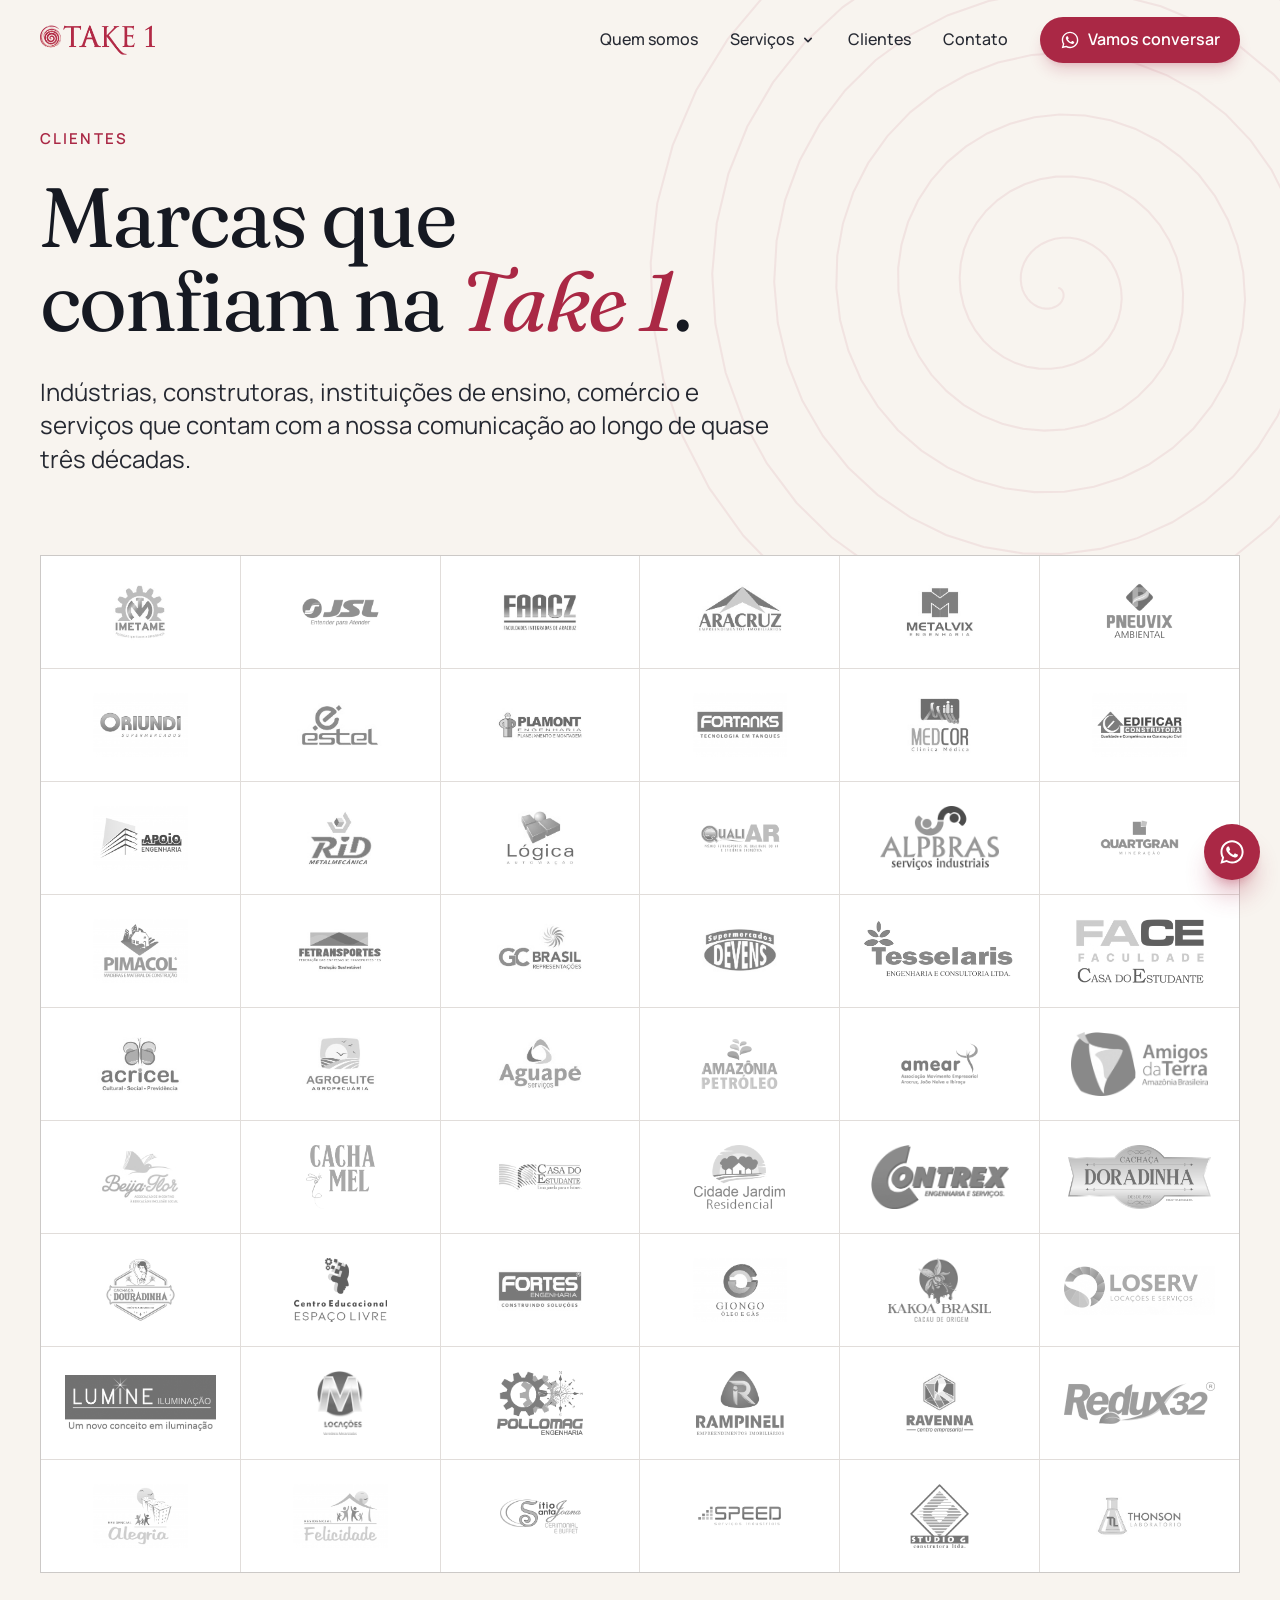
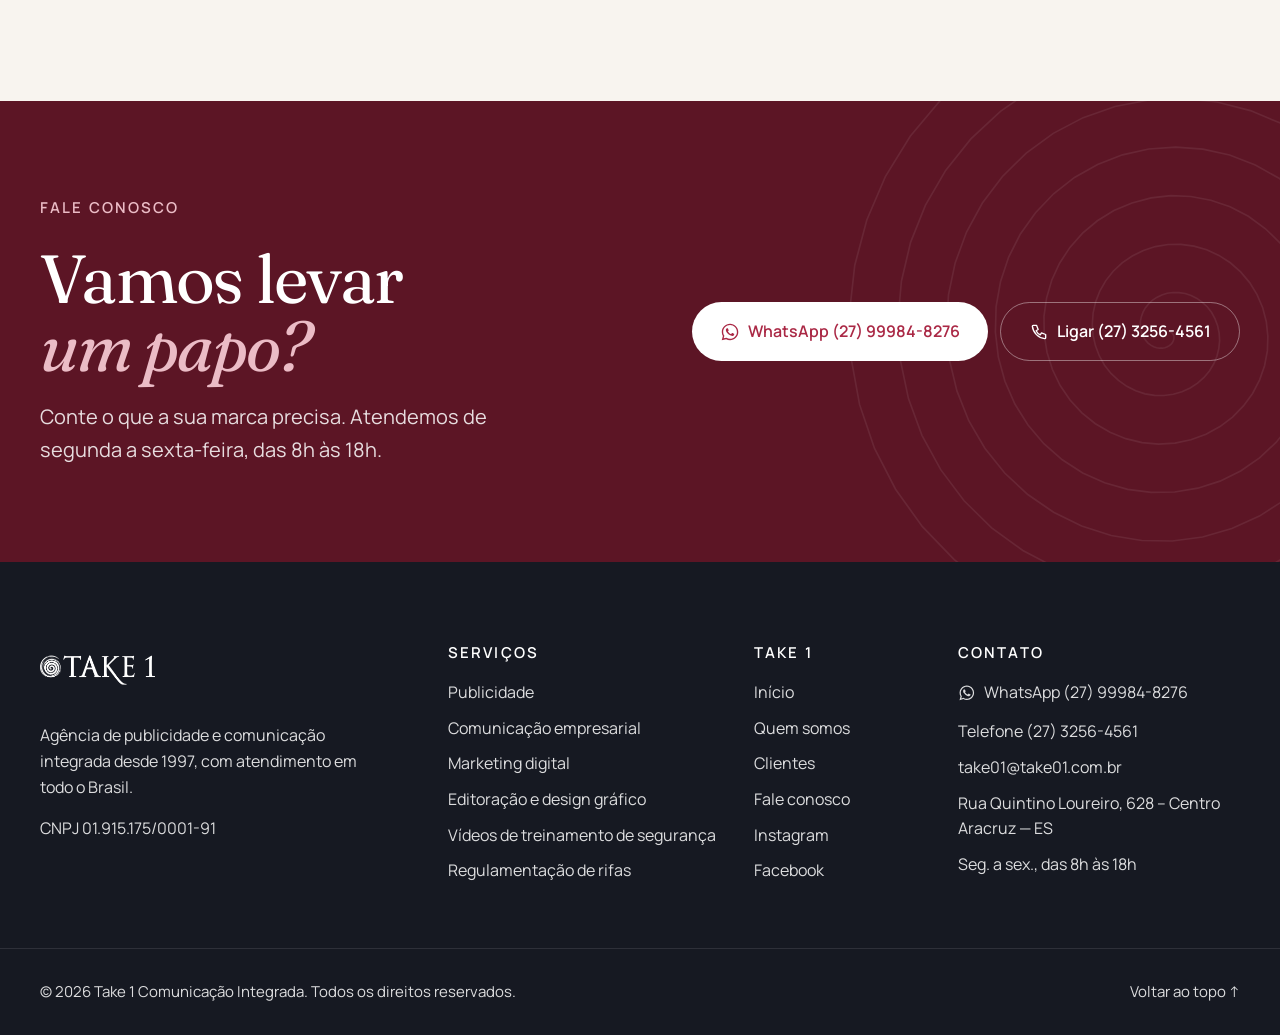
<file: clientes/index.html>
<!DOCTYPE html>
<html lang="pt-BR">
<head>
  <meta charset="UTF-8">
  <meta name="viewport" content="width=device-width, initial-scale=1">
  <script>document.documentElement.classList.add('js')</script>

  <title>Clientes | Take 1 Comunicação</title>
  <meta name="description" content="Indústrias, construtoras, instituições de ensino, comércio e serviços que confiam na comunicação da Take 1.">
  <link rel="canonical" href="https://www.take01.com.br/clientes/">
  <meta name="robots" content="index, follow, max-image-preview:large">
  <meta name="theme-color" content="#aa2845">

  <meta property="og:type" content="website">
  <meta property="og:locale" content="pt_BR">
  <meta property="og:site_name" content="Take 1 Comunicação">
  <meta property="og:title" content="Clientes | Take 1 Comunicação">
  <meta property="og:description" content="Indústrias, construtoras, instituições de ensino, comércio e serviços que confiam na comunicação da Take 1.">
  <meta property="og:url" content="https://www.take01.com.br/clientes/">
  <meta property="og:image" content="https://www.take01.com.br/assets/img/logo-take1.png">
  <meta name="twitter:card" content="summary">

  <link rel="icon" type="image/png" href="../assets/img/favicon.png">
  <link rel="apple-touch-icon" href="../assets/img/favicon.png">
  <link rel="preconnect" href="https://fonts.googleapis.com">
  <link rel="preconnect" href="https://fonts.gstatic.com" crossorigin>
  <link href="https://fonts.googleapis.com/css2?family=Fraunces:ital,opsz,wght@0,9..144,400;0,9..144,500;1,9..144,400;1,9..144,500&family=Manrope:wght@400;500;600;700&display=swap" rel="stylesheet">
  <link rel="stylesheet" href="../assets/css/style.css">

<script type="application/ld+json">
{
  "@context": "https://schema.org",
  "@graph": [
    {
      "@type": [
        "AdvertisingAgency",
        "LocalBusiness"
      ],
      "@id": "https://www.take01.com.br/#empresa",
      "name": "Take 1 Comunicação Integrada",
      "legalName": "Take 1 Publicidade Propaganda e Marketing Ltda",
      "taxID": "01.915.175/0001-91",
      "alternateName": [
        "Take 1 Comunicação",
        "Take01",
        "Take 1 Lab"
      ],
      "url": "https://www.take01.com.br/",
      "logo": "https://www.take01.com.br/assets/img/logo-take1.png",
      "image": "https://www.take01.com.br/assets/img/logo-take1.png",
      "foundingDate": "1997",
      "description": "Agência de publicidade e comunicação integrada com atendimento em todo o Brasil.",
      "telephone": "+55-27-3256-4561",
      "email": "take01@take01.com.br",
      "address": {
        "@type": "PostalAddress",
        "streetAddress": "Rua Quintino Loureiro, 628 – Centro",
        "addressLocality": "Aracruz",
        "addressRegion": "ES",
        "addressCountry": "BR"
      },
      "areaServed": {
        "@type": "Country",
        "name": "Brasil"
      },
      "openingHoursSpecification": {
        "@type": "OpeningHoursSpecification",
        "dayOfWeek": [
          "Monday",
          "Tuesday",
          "Wednesday",
          "Thursday",
          "Friday"
        ],
        "opens": "08:00",
        "closes": "18:00"
      },
      "sameAs": [
        "https://www.instagram.com/take1comunicacao/",
        "https://www.facebook.com/Take1Agencia/"
      ]
    },
    {
      "@type": "WebPage",
      "@id": "https://www.take01.com.br/clientes/",
      "url": "https://www.take01.com.br/clientes/",
      "name": "Clientes | Take 1 Comunicação",
      "description": "Indústrias, construtoras, instituições de ensino, comércio e serviços que confiam na comunicação da Take 1.",
      "inLanguage": "pt-BR",
      "isPartOf": {
        "@type": "WebSite",
        "url": "https://www.take01.com.br/",
        "name": "Take 1 Comunicação"
      }
    },
    {
      "@type": "BreadcrumbList",
      "itemListElement": [
        {
          "@type": "ListItem",
          "position": 1,
          "name": "Início",
          "item": "https://www.take01.com.br/"
        },
        {
          "@type": "ListItem",
          "position": 2,
          "name": "Clientes",
          "item": "https://www.take01.com.br/clientes/"
        }
      ]
    }
  ]
}
</script>
</head>
<body id="topo">
  <a href="#conteudo" class="sr-only focus:not-sr-only focus:fixed focus:left-4 focus:top-4 focus:z-[100] focus:rounded-full focus:bg-vinho focus:px-5 focus:py-3 focus:text-white">Pular para o conteúdo</a>

  <header class="fixed inset-x-0 top-0 z-50 transition-all duration-300" data-header>
    <div class="container-site flex h-20 items-center justify-between gap-6">
      <a href="../" class="shrink-0" aria-label="Take 1 Comunicação — página inicial">
        <img src="../assets/img/logo-take1.png" alt="Take 1 Comunicação Integrada" width="222" height="108" class="h-12 w-auto sm:h-14">
      </a>

      <nav id="menu" aria-label="Menu principal"
           class="fixed inset-x-0 top-20 hidden max-h-[calc(100vh-5rem)] flex-col gap-1 overflow-y-auto border-t border-tinta/10 bg-marfim px-4 pb-8 pt-4 shadow-xl lg:static lg:flex lg:max-h-none lg:flex-row lg:items-center lg:gap-8 lg:overflow-visible lg:border-0 lg:bg-transparent lg:p-0 lg:shadow-none">
        <ul class="flex flex-col lg:flex-row lg:items-center lg:gap-8">
          <li><a href="../quem-somos/" class="nav-link block py-3 lg:py-2">Quem somos</a></li>
          <li class="group relative">
            <button type="button" class="nav-link flex w-full items-center justify-between gap-1.5 py-3 lg:w-auto lg:py-2" aria-haspopup="true">
              Serviços
              <svg viewBox="0 0 20 20" class="h-4 w-4 transition group-hover:rotate-180 group-focus-within:rotate-180" fill="currentColor" aria-hidden="true"><path d="M5.3 7.3a1 1 0 0 1 1.4 0L10 10.6l3.3-3.3a1 1 0 1 1 1.4 1.4l-4 4a1 1 0 0 1-1.4 0l-4-4a1 1 0 0 1 0-1.4Z"/></svg>
            </button>
            <ul class="mb-2 border-l border-tinta/10 pl-3 lg:invisible lg:absolute lg:left-1/2 lg:top-full lg:mb-0 lg:w-80 lg:-translate-x-1/2 lg:translate-y-2 lg:rounded-2xl lg:border lg:border-tinta/10 lg:bg-white lg:p-2 lg:opacity-0 lg:shadow-2xl lg:shadow-tinta/10 lg:transition lg:duration-200 lg:group-hover:visible lg:group-hover:translate-y-0 lg:group-hover:opacity-100 lg:group-focus-within:visible lg:group-focus-within:translate-y-0 lg:group-focus-within:opacity-100">
              <li><a href="../publicidade/" class="block rounded-xl px-3 py-2.5 transition hover:bg-vinho-50">
                <span class="block text-sm font-semibold text-tinta">Publicidade</span>
                <span class="hidden text-xs text-nevoa lg:block">Campanhas, plano de mídia, PDV e ações promocionais.</span></a></li>
              <li><a href="../comunicacao-empresarial/" class="block rounded-xl px-3 py-2.5 transition hover:bg-vinho-50">
                <span class="block text-sm font-semibold text-tinta">Comunicação empresarial</span>
                <span class="hidden text-xs text-nevoa lg:block">Comunicação interna, endomarketing e institucional.</span></a></li>
              <li><a href="../marketing-digital/" class="block rounded-xl px-3 py-2.5 transition hover:bg-vinho-50">
                <span class="block text-sm font-semibold text-tinta">Marketing digital</span>
                <span class="hidden text-xs text-nevoa lg:block">Redes sociais, conteúdo, tráfego e sites com a Take 1 Lab.</span></a></li>
              <li><a href="../design-grafico/" class="block rounded-xl px-3 py-2.5 transition hover:bg-vinho-50">
                <span class="block text-sm font-semibold text-tinta">Editoração e design gráfico</span>
                <span class="hidden text-xs text-nevoa lg:block">Identidade visual, catálogos, revistas e embalagens.</span></a></li>
              <li><a href="../videos-de-treinamento/" class="block rounded-xl px-3 py-2.5 transition hover:bg-vinho-50">
                <span class="block text-sm font-semibold text-tinta">Vídeos de treinamento de segurança</span>
                <span class="hidden text-xs text-nevoa lg:block">Normas e procedimentos em vídeos animados.</span></a></li>
              <li><a href="../regulamentacao-de-rifas/" class="block rounded-xl px-3 py-2.5 transition hover:bg-vinho-50">
                <span class="block text-sm font-semibold text-tinta">Regulamentação de rifas</span>
                <span class="hidden text-xs text-nevoa lg:block">Autorização de rifas filantrópicas na SPA/MF.</span></a></li>
            </ul>
          </li>
          <li><a href="../clientes/" class="nav-link block py-3 lg:py-2" aria-current="page">Clientes</a></li>
          <li><a href="../fale-conosco/" class="nav-link block py-3 lg:py-2">Contato</a></li>
        </ul>
        <a href="https://wa.me/5527999848276?text=Ol%C3%A1%21%20Vim%20pelo%20site%20da%20Take%201." target="_blank" rel="noopener" class="btn-primario mt-4 lg:mt-0 lg:px-5 lg:py-2.5"><svg viewBox="0 0 24 24" class="h-5 w-5" aria-hidden="true"><path fill="currentColor" d="M12.04 2C6.58 2 2.13 6.45 2.13 11.91c0 1.75.46 3.45 1.32 4.95L2.05 22l5.25-1.38a9.9 9.9 0 0 0 4.74 1.21c5.46 0 9.91-4.45 9.91-9.91S17.5 2 12.04 2Zm0 18.15c-1.48 0-2.93-.4-4.2-1.15l-.3-.18-3.12.82.83-3.04-.2-.31a8.2 8.2 0 0 1-1.26-4.38c0-4.54 3.7-8.24 8.25-8.24 4.54 0 8.24 3.7 8.24 8.24 0 4.55-3.7 8.24-8.24 8.24Zm4.52-6.16c-.25-.12-1.47-.72-1.69-.81-.23-.08-.39-.12-.56.13-.16.24-.64.8-.78.97-.15.16-.29.18-.54.06-.25-.12-1.05-.39-1.99-1.23-.74-.66-1.23-1.47-1.38-1.72-.14-.25-.01-.38.11-.5.11-.11.25-.29.37-.43.13-.15.17-.25.25-.41.08-.17.04-.31-.02-.43-.06-.13-.56-1.34-.76-1.84-.2-.48-.41-.42-.56-.42h-.48c-.17 0-.43.06-.66.31-.22.25-.86.85-.86 2.07 0 1.22.89 2.4 1.01 2.56.12.17 1.75 2.67 4.23 3.74.59.26 1.05.41 1.41.52.59.19 1.13.16 1.56.1.48-.07 1.47-.6 1.67-1.18.21-.58.21-1.07.15-1.18-.06-.1-.23-.16-.48-.28Z"/></svg>Vamos conversar</a>
      </nav>

      <button type="button" class="relative flex h-12 w-12 items-center justify-center rounded-full bg-vinho shadow-lg shadow-vinho/25 lg:hidden"
              aria-controls="menu" aria-expanded="false" aria-label="Abrir menu" data-menu-toggle>
        <span class="absolute h-0.5 w-5 -translate-y-1 rounded-full bg-white transition" data-bar-1></span>
        <span class="absolute h-0.5 w-5 translate-y-1 rounded-full bg-white transition" data-bar-2></span>
      </button>
    </div>
  </header>

  <main id="conteudo">
    <section class="relative overflow-hidden pb-16 pt-28 lg:pb-20 lg:pt-32" aria-labelledby="pagina-titulo">
      <img src="../assets/img/espiral.svg" alt="" aria-hidden="true"
           class="pointer-events-none absolute -right-56 -top-40 w-[44rem] max-w-none animate-girar opacity-[0.08] lg:w-[56rem]">
      <div class="container-site relative">
        <p class="eyebrow">Clientes</p>
        <h1 id="pagina-titulo" class="revelar max-w-5xl text-[2.5rem] font-normal leading-[1.08] tracking-tight sm:text-6xl lg:text-7xl">
          Marcas que confiam na <em>Take 1</em>.
        </h1>
        <p class="revelar lead mt-8 max-w-3xl">
          Indústrias, construtoras, instituições de ensino, comércio e serviços que contam com a nossa comunicação
          ao longo de quase três décadas.
        </p>
      </div>
    </section>

    <section class="pb-24 lg:pb-32" aria-label="Lista de clientes">
      <div class="container-site">
        <ul class="grid grid-cols-2 gap-px overflow-hidden border border-tinta/10 bg-tinta/10 sm:grid-cols-3 lg:grid-cols-6">
          <li class="logo-cliente flex h-28 items-center justify-center bg-white p-6"><img src="../assets/img/clientes/imetame.jpg" alt="Imetame" loading="lazy"></li>
          <li class="logo-cliente flex h-28 items-center justify-center bg-white p-6"><img src="../assets/img/clientes/jsl.png" alt="JSL" loading="lazy"></li>
          <li class="logo-cliente flex h-28 items-center justify-center bg-white p-6"><img src="../assets/img/clientes/faacz.jpg" alt="FAACZ" loading="lazy"></li>
          <li class="logo-cliente flex h-28 items-center justify-center bg-white p-6"><img src="../assets/img/clientes/aracruz.jpg" alt="Aracruz" loading="lazy"></li>
          <li class="logo-cliente flex h-28 items-center justify-center bg-white p-6"><img src="../assets/img/clientes/metalvix.jpg" alt="Metalvix" loading="lazy"></li>
          <li class="logo-cliente flex h-28 items-center justify-center bg-white p-6"><img src="../assets/img/clientes/pneuvix.png" alt="Pneuvix" loading="lazy"></li>
          <li class="logo-cliente flex h-28 items-center justify-center bg-white p-6"><img src="../assets/img/clientes/oriundi-supermercados.png" alt="Oriundi Supermercados" loading="lazy"></li>
          <li class="logo-cliente flex h-28 items-center justify-center bg-white p-6"><img src="../assets/img/clientes/estel.jpg" alt="Estel" loading="lazy"></li>
          <li class="logo-cliente flex h-28 items-center justify-center bg-white p-6"><img src="../assets/img/clientes/plamont.jpg" alt="Plamont" loading="lazy"></li>
          <li class="logo-cliente flex h-28 items-center justify-center bg-white p-6"><img src="../assets/img/clientes/fortanks.png" alt="Fortanks" loading="lazy"></li>
          <li class="logo-cliente flex h-28 items-center justify-center bg-white p-6"><img src="../assets/img/clientes/medcor.jpg" alt="Medcor" loading="lazy"></li>
          <li class="logo-cliente flex h-28 items-center justify-center bg-white p-6"><img src="../assets/img/clientes/edificar.png" alt="Edificar" loading="lazy"></li>
          <li class="logo-cliente flex h-28 items-center justify-center bg-white p-6"><img src="../assets/img/clientes/apoio-engenharia.png" alt="Apoio Engenharia" loading="lazy"></li>
          <li class="logo-cliente flex h-28 items-center justify-center bg-white p-6"><img src="../assets/img/clientes/rid-metalmecanica.jpg" alt="RID Metalmecânica" loading="lazy"></li>
          <li class="logo-cliente flex h-28 items-center justify-center bg-white p-6"><img src="../assets/img/clientes/logica-automacao.jpg" alt="Lógica Automação" loading="lazy"></li>
          <li class="logo-cliente flex h-28 items-center justify-center bg-white p-6"><img src="../assets/img/clientes/qualiar.png" alt="Qualiar" loading="lazy"></li>
          <li class="logo-cliente flex h-28 items-center justify-center bg-white p-6"><img src="../assets/img/clientes/alpbras.png" alt="Alpbras" loading="lazy"></li>
          <li class="logo-cliente flex h-28 items-center justify-center bg-white p-6"><img src="../assets/img/clientes/quartgran.png" alt="Quartgran" loading="lazy"></li>
          <li class="logo-cliente flex h-28 items-center justify-center bg-white p-6"><img src="../assets/img/clientes/pimacol.png" alt="Pimacol" loading="lazy"></li>
          <li class="logo-cliente flex h-28 items-center justify-center bg-white p-6"><img src="../assets/img/clientes/fetransportes.jpg" alt="FE Transportes" loading="lazy"></li>
          <li class="logo-cliente flex h-28 items-center justify-center bg-white p-6"><img src="../assets/img/clientes/gc-brasil.jpg" alt="GC Brasil" loading="lazy"></li>
          <li class="logo-cliente flex h-28 items-center justify-center bg-white p-6"><img src="../assets/img/clientes/devens.jpg" alt="Devens" loading="lazy"></li>
          <li class="logo-cliente flex h-28 items-center justify-center bg-white p-6"><img src="../assets/img/clientes/tesselaris.png" alt="Tesselaris" loading="lazy"></li>
          <li class="logo-cliente flex h-28 items-center justify-center bg-white p-6"><img src="../assets/img/clientes/face-faculdade.jpg" alt="FACE Faculdade" loading="lazy"></li>
          <li class="logo-cliente flex h-28 items-center justify-center bg-white p-6"><img src="../assets/img/clientes/acricel.jpg" alt="Acricel" loading="lazy"></li>
          <li class="logo-cliente flex h-28 items-center justify-center bg-white p-6"><img src="../assets/img/clientes/agroelite.jpg" alt="Agroelite" loading="lazy"></li>
          <li class="logo-cliente flex h-28 items-center justify-center bg-white p-6"><img src="../assets/img/clientes/aguape.jpg" alt="Aguapé" loading="lazy"></li>
          <li class="logo-cliente flex h-28 items-center justify-center bg-white p-6"><img src="../assets/img/clientes/amazonia.png" alt="Amazônia" loading="lazy"></li>
          <li class="logo-cliente flex h-28 items-center justify-center bg-white p-6"><img src="../assets/img/clientes/amear.png" alt="Amear" loading="lazy"></li>
          <li class="logo-cliente flex h-28 items-center justify-center bg-white p-6"><img src="../assets/img/clientes/amigos-da-terra.png" alt="Amigos da Terra" loading="lazy"></li>
          <li class="logo-cliente flex h-28 items-center justify-center bg-white p-6"><img src="../assets/img/clientes/beija-flor.jpg" alt="Beija-Flor" loading="lazy"></li>
          <li class="logo-cliente flex h-28 items-center justify-center bg-white p-6"><img src="../assets/img/clientes/cacha-mel.png" alt="Cacha Mel" loading="lazy"></li>
          <li class="logo-cliente flex h-28 items-center justify-center bg-white p-6"><img src="../assets/img/clientes/casa-do-estudante.jpg" alt="Casa do Estudante" loading="lazy"></li>
          <li class="logo-cliente flex h-28 items-center justify-center bg-white p-6"><img src="../assets/img/clientes/cidade-jardim.png" alt="Cidade Jardim" loading="lazy"></li>
          <li class="logo-cliente flex h-28 items-center justify-center bg-white p-6"><img src="../assets/img/clientes/contrex.png" alt="Contrex" loading="lazy"></li>
          <li class="logo-cliente flex h-28 items-center justify-center bg-white p-6"><img src="../assets/img/clientes/doradinha.png" alt="Doradinha" loading="lazy"></li>
          <li class="logo-cliente flex h-28 items-center justify-center bg-white p-6"><img src="../assets/img/clientes/douradinha.png" alt="Douradinha" loading="lazy"></li>
          <li class="logo-cliente flex h-28 items-center justify-center bg-white p-6"><img src="../assets/img/clientes/espaco-livre.png" alt="Espaço Livre" loading="lazy"></li>
          <li class="logo-cliente flex h-28 items-center justify-center bg-white p-6"><img src="../assets/img/clientes/fortes.jpg" alt="Fortes" loading="lazy"></li>
          <li class="logo-cliente flex h-28 items-center justify-center bg-white p-6"><img src="../assets/img/clientes/giongo.png" alt="Giongo" loading="lazy"></li>
          <li class="logo-cliente flex h-28 items-center justify-center bg-white p-6"><img src="../assets/img/clientes/kakoa.png" alt="Kakoa" loading="lazy"></li>
          <li class="logo-cliente flex h-28 items-center justify-center bg-white p-6"><img src="../assets/img/clientes/loserv.png" alt="Loserv" loading="lazy"></li>
          <li class="logo-cliente flex h-28 items-center justify-center bg-white p-6"><img src="../assets/img/clientes/lumine.png" alt="Lumine" loading="lazy"></li>
          <li class="logo-cliente flex h-28 items-center justify-center bg-white p-6"><img src="../assets/img/clientes/m-locacoes.png" alt="M Locações" loading="lazy"></li>
          <li class="logo-cliente flex h-28 items-center justify-center bg-white p-6"><img src="../assets/img/clientes/pollomag.png" alt="Pollomag" loading="lazy"></li>
          <li class="logo-cliente flex h-28 items-center justify-center bg-white p-6"><img src="../assets/img/clientes/rampineli.png" alt="Rampineli" loading="lazy"></li>
          <li class="logo-cliente flex h-28 items-center justify-center bg-white p-6"><img src="../assets/img/clientes/ravenna.jpg" alt="Ravenna" loading="lazy"></li>
          <li class="logo-cliente flex h-28 items-center justify-center bg-white p-6"><img src="../assets/img/clientes/redux.png" alt="Redux" loading="lazy"></li>
          <li class="logo-cliente flex h-28 items-center justify-center bg-white p-6"><img src="../assets/img/clientes/residencial-alegria.png" alt="Residencial Alegria" loading="lazy"></li>
          <li class="logo-cliente flex h-28 items-center justify-center bg-white p-6"><img src="../assets/img/clientes/residencial-felicidade.png" alt="Residencial Felicidade" loading="lazy"></li>
          <li class="logo-cliente flex h-28 items-center justify-center bg-white p-6"><img src="../assets/img/clientes/sitiosantajoana.png" alt="Sítio Santa Joana" loading="lazy"></li>
          <li class="logo-cliente flex h-28 items-center justify-center bg-white p-6"><img src="../assets/img/clientes/speed.png" alt="Speed" loading="lazy"></li>
          <li class="logo-cliente flex h-28 items-center justify-center bg-white p-6"><img src="../assets/img/clientes/studio-g.png" alt="Studio G" loading="lazy"></li>
          <li class="logo-cliente flex h-28 items-center justify-center bg-white p-6"><img src="../assets/img/clientes/thonson-lab.jpg" alt="Thonson Lab" loading="lazy"></li>
        </ul>
      </div>
    </section>

    <section class="relative overflow-hidden bg-vinho-800 py-20 text-white lg:py-24" aria-labelledby="cta-titulo">
      <img src="../assets/img/espiral-clara.svg" alt="" aria-hidden="true"
           class="pointer-events-none absolute -right-60 top-1/2 w-[44rem] max-w-none -translate-y-1/2 opacity-[0.07]">
      <div class="container-site relative grid items-center gap-10 lg:grid-cols-12">
        <div class="lg:col-span-6">
          <p class="eyebrow text-vinho-200">Fale conosco</p>
          <h2 id="cta-titulo" class="revelar text-4xl font-normal leading-none tracking-tight text-white sm:text-5xl lg:text-6xl">
            Vamos levar <em class="text-vinho-200">um papo?</em>
          </h2>
          <p class="revelar mt-5 max-w-md text-lg text-white/85">Conte o que a sua marca precisa. Atendemos de segunda a sexta-feira, das 8h às 18h.</p>
        </div>
        <div class="revelar flex flex-col gap-3 sm:flex-row lg:col-span-6 lg:justify-end">
          <a href="https://wa.me/5527999848276?text=Ol%C3%A1%21%20Vim%20pelo%20site%20da%20Take%201." target="_blank" rel="noopener" class="btn-claro"><svg viewBox="0 0 24 24" class="h-5 w-5" aria-hidden="true"><path fill="currentColor" d="M12.04 2C6.58 2 2.13 6.45 2.13 11.91c0 1.75.46 3.45 1.32 4.95L2.05 22l5.25-1.38a9.9 9.9 0 0 0 4.74 1.21c5.46 0 9.91-4.45 9.91-9.91S17.5 2 12.04 2Zm0 18.15c-1.48 0-2.93-.4-4.2-1.15l-.3-.18-3.12.82.83-3.04-.2-.31a8.2 8.2 0 0 1-1.26-4.38c0-4.54 3.7-8.24 8.25-8.24 4.54 0 8.24 3.7 8.24 8.24 0 4.55-3.7 8.24-8.24 8.24Zm4.52-6.16c-.25-.12-1.47-.72-1.69-.81-.23-.08-.39-.12-.56.13-.16.24-.64.8-.78.97-.15.16-.29.18-.54.06-.25-.12-1.05-.39-1.99-1.23-.74-.66-1.23-1.47-1.38-1.72-.14-.25-.01-.38.11-.5.11-.11.25-.29.37-.43.13-.15.17-.25.25-.41.08-.17.04-.31-.02-.43-.06-.13-.56-1.34-.76-1.84-.2-.48-.41-.42-.56-.42h-.48c-.17 0-.43.06-.66.31-.22.25-.86.85-.86 2.07 0 1.22.89 2.4 1.01 2.56.12.17 1.75 2.67 4.23 3.74.59.26 1.05.41 1.41.52.59.19 1.13.16 1.56.1.48-.07 1.47-.6 1.67-1.18.21-.58.21-1.07.15-1.18-.06-.1-.23-.16-.48-.28Z"/></svg>WhatsApp (27) 99984-8276</a>
          <a href="tel:+552732564561" class="btn-vazado"><svg viewBox="0 0 24 24" class="h-5 w-5" fill="none" stroke="currentColor" stroke-width="1.6" stroke-linecap="round" stroke-linejoin="round" aria-hidden="true"><path d="M5 4h4l2 5-2.5 1.5a11 11 0 0 0 5 5L15 13l5 2v4a1 1 0 0 1-1 1A17 17 0 0 1 4 5a1 1 0 0 1 1-1Z"/></svg>Ligar (27) 3256-4561</a>
        </div>
      </div>
    </section>
  </main>

  <footer class="bg-tinta pt-20 text-sm text-white/85">
    <div class="container-site grid grid-cols-2 gap-x-6 gap-y-12 pb-16 lg:grid-cols-12">
      <div class="col-span-2 lg:col-span-4">
        <img src="../assets/img/logo-take1.png" alt="Take 1 Comunicação Integrada" width="222" height="108" class="logo-claro h-14 w-auto" loading="lazy">
        <p class="mt-6 max-w-xs leading-relaxed">Agência de publicidade e comunicação integrada desde 1997, com atendimento em todo o Brasil.</p>
        <p class="mt-4">CNPJ 01.915.175/0001-91</p>
      </div>
      <nav class="lg:col-span-3" aria-label="Serviços">
        <p class="mb-4 text-xs font-semibold uppercase tracking-eyebrow text-white">Serviços</p>
        <ul class="space-y-2.5">
          <li><a href="../publicidade/" class="hover:text-white">Publicidade</a></li>
          <li><a href="../comunicacao-empresarial/" class="hover:text-white">Comunicação empresarial</a></li>
          <li><a href="../marketing-digital/" class="hover:text-white">Marketing digital</a></li>
          <li><a href="../design-grafico/" class="hover:text-white">Editoração e design gráfico</a></li>
          <li><a href="../videos-de-treinamento/" class="hover:text-white">Vídeos de treinamento de segurança</a></li>
          <li><a href="../regulamentacao-de-rifas/" class="hover:text-white">Regulamentação de rifas</a></li>
        </ul>
      </nav>
      <nav class="lg:col-span-2" aria-label="Institucional">
        <p class="mb-4 text-xs font-semibold uppercase tracking-eyebrow text-white">Take 1</p>
        <ul class="space-y-2.5">
          <li><a href="../" class="hover:text-white">Início</a></li>
          <li><a href="../quem-somos/" class="hover:text-white">Quem somos</a></li>
          <li><a href="../clientes/" class="hover:text-white">Clientes</a></li>
          <li><a href="../fale-conosco/" class="hover:text-white">Fale conosco</a></li>
          <li><a href="https://www.instagram.com/take1comunicacao/" target="_blank" rel="noopener" class="hover:text-white">Instagram</a></li>
          <li><a href="https://www.facebook.com/Take1Agencia/" target="_blank" rel="noopener" class="hover:text-white">Facebook</a></li>
        </ul>
      </nav>
      <div class="col-span-2 lg:col-span-3">
        <p class="mb-4 text-xs font-semibold uppercase tracking-eyebrow text-white">Contato</p>
        <ul class="space-y-2.5">
          <li><a href="https://wa.me/5527999848276" target="_blank" rel="noopener" class="inline-flex items-center gap-2 hover:text-white"><svg viewBox="0 0 24 24" class="h-[1.1rem] w-[1.1rem] shrink-0" aria-hidden="true"><path fill="currentColor" d="M12.04 2C6.58 2 2.13 6.45 2.13 11.91c0 1.75.46 3.45 1.32 4.95L2.05 22l5.25-1.38a9.9 9.9 0 0 0 4.74 1.21c5.46 0 9.91-4.45 9.91-9.91S17.5 2 12.04 2Zm0 18.15c-1.48 0-2.93-.4-4.2-1.15l-.3-.18-3.12.82.83-3.04-.2-.31a8.2 8.2 0 0 1-1.26-4.38c0-4.54 3.7-8.24 8.25-8.24 4.54 0 8.24 3.7 8.24 8.24 0 4.55-3.7 8.24-8.24 8.24Zm4.52-6.16c-.25-.12-1.47-.72-1.69-.81-.23-.08-.39-.12-.56.13-.16.24-.64.8-.78.97-.15.16-.29.18-.54.06-.25-.12-1.05-.39-1.99-1.23-.74-.66-1.23-1.47-1.38-1.72-.14-.25-.01-.38.11-.5.11-.11.25-.29.37-.43.13-.15.17-.25.25-.41.08-.17.04-.31-.02-.43-.06-.13-.56-1.34-.76-1.84-.2-.48-.41-.42-.56-.42h-.48c-.17 0-.43.06-.66.31-.22.25-.86.85-.86 2.07 0 1.22.89 2.4 1.01 2.56.12.17 1.75 2.67 4.23 3.74.59.26 1.05.41 1.41.52.59.19 1.13.16 1.56.1.48-.07 1.47-.6 1.67-1.18.21-.58.21-1.07.15-1.18-.06-.1-.23-.16-.48-.28Z"/></svg>WhatsApp (27) 99984-8276</a></li>
          <li><a href="tel:+552732564561" class="hover:text-white">Telefone (27) 3256-4561</a></li>
          <li><a href="mailto:take01@take01.com.br" class="hover:text-white">take01@take01.com.br</a></li>
          <li>Rua Quintino Loureiro, 628 – Centro<br>Aracruz — ES</li>
          <li>Seg. a sex., das 8h às 18h</li>
        </ul>
      </div>
    </div>
    <div class="container-site flex flex-col gap-3 border-t border-white/10 py-8 text-xs sm:flex-row sm:items-center sm:justify-between">
      <p>© <span data-ano>2026</span> Take 1 Comunicação Integrada. Todos os direitos reservados.</p>
      <a href="#topo" class="hover:text-white">Voltar ao topo ↑</a>
    </div>
  </footer>

  <a href="https://wa.me/5527999848276" target="_blank" rel="noopener" aria-label="Conversar pelo WhatsApp"
     class="fixed bottom-5 right-5 z-40 flex h-14 w-14 items-center justify-center rounded-full bg-vinho text-white shadow-xl shadow-vinho/30 transition hover:scale-105 hover:bg-vinho-600">
    <svg viewBox="0 0 24 24" class="h-7 w-7" aria-hidden="true"><path fill="currentColor" d="M12.04 2C6.58 2 2.13 6.45 2.13 11.91c0 1.75.46 3.45 1.32 4.95L2.05 22l5.25-1.38a9.9 9.9 0 0 0 4.74 1.21c5.46 0 9.91-4.45 9.91-9.91S17.5 2 12.04 2Zm0 18.15c-1.48 0-2.93-.4-4.2-1.15l-.3-.18-3.12.82.83-3.04-.2-.31a8.2 8.2 0 0 1-1.26-4.38c0-4.54 3.7-8.24 8.25-8.24 4.54 0 8.24 3.7 8.24 8.24 0 4.55-3.7 8.24-8.24 8.24Zm4.52-6.16c-.25-.12-1.47-.72-1.69-.81-.23-.08-.39-.12-.56.13-.16.24-.64.8-.78.97-.15.16-.29.18-.54.06-.25-.12-1.05-.39-1.99-1.23-.74-.66-1.23-1.47-1.38-1.72-.14-.25-.01-.38.11-.5.11-.11.25-.29.37-.43.13-.15.17-.25.25-.41.08-.17.04-.31-.02-.43-.06-.13-.56-1.34-.76-1.84-.2-.48-.41-.42-.56-.42h-.48c-.17 0-.43.06-.66.31-.22.25-.86.85-.86 2.07 0 1.22.89 2.4 1.01 2.56.12.17 1.75 2.67 4.23 3.74.59.26 1.05.41 1.41.52.59.19 1.13.16 1.56.1.48-.07 1.47-.6 1.67-1.18.21-.58.21-1.07.15-1.18-.06-.1-.23-.16-.48-.28Z"/></svg>
  </a>

  <script src="../assets/js/main.js" defer></script>
</body>
</html>
</file>
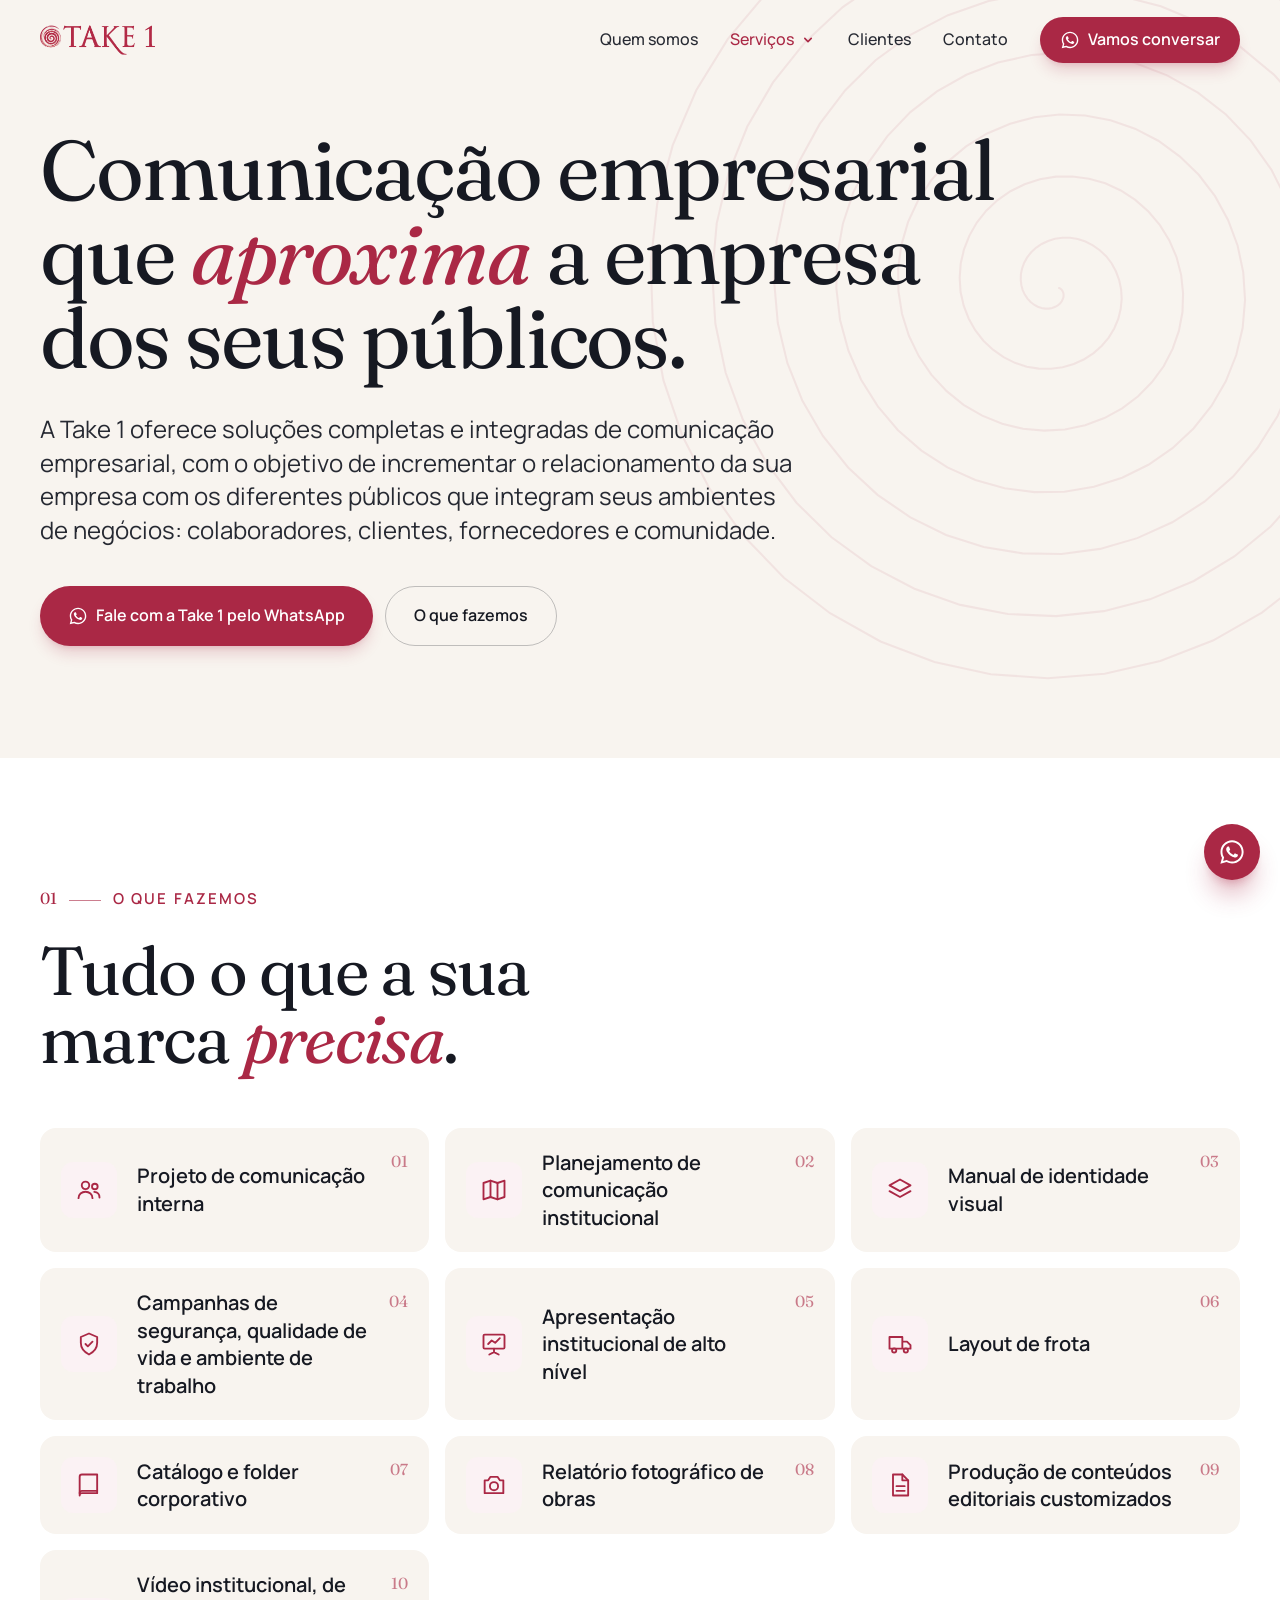
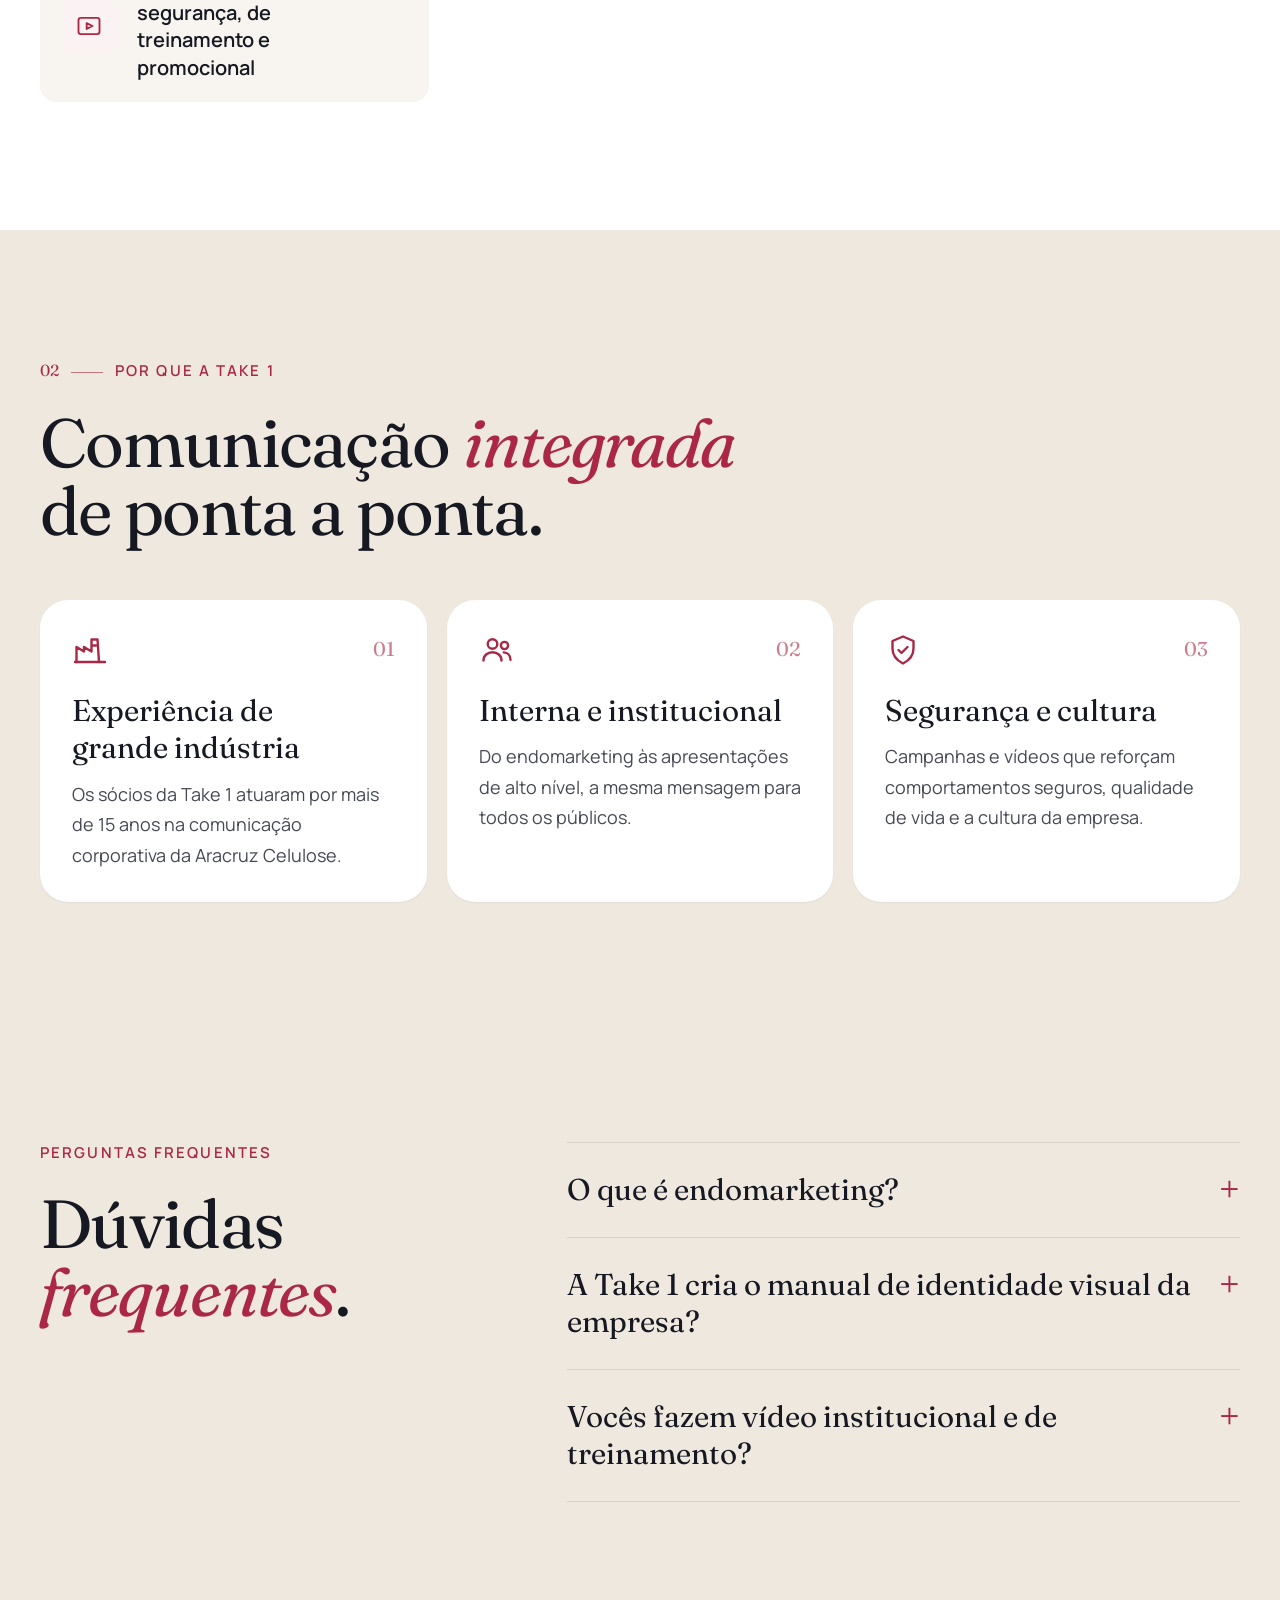
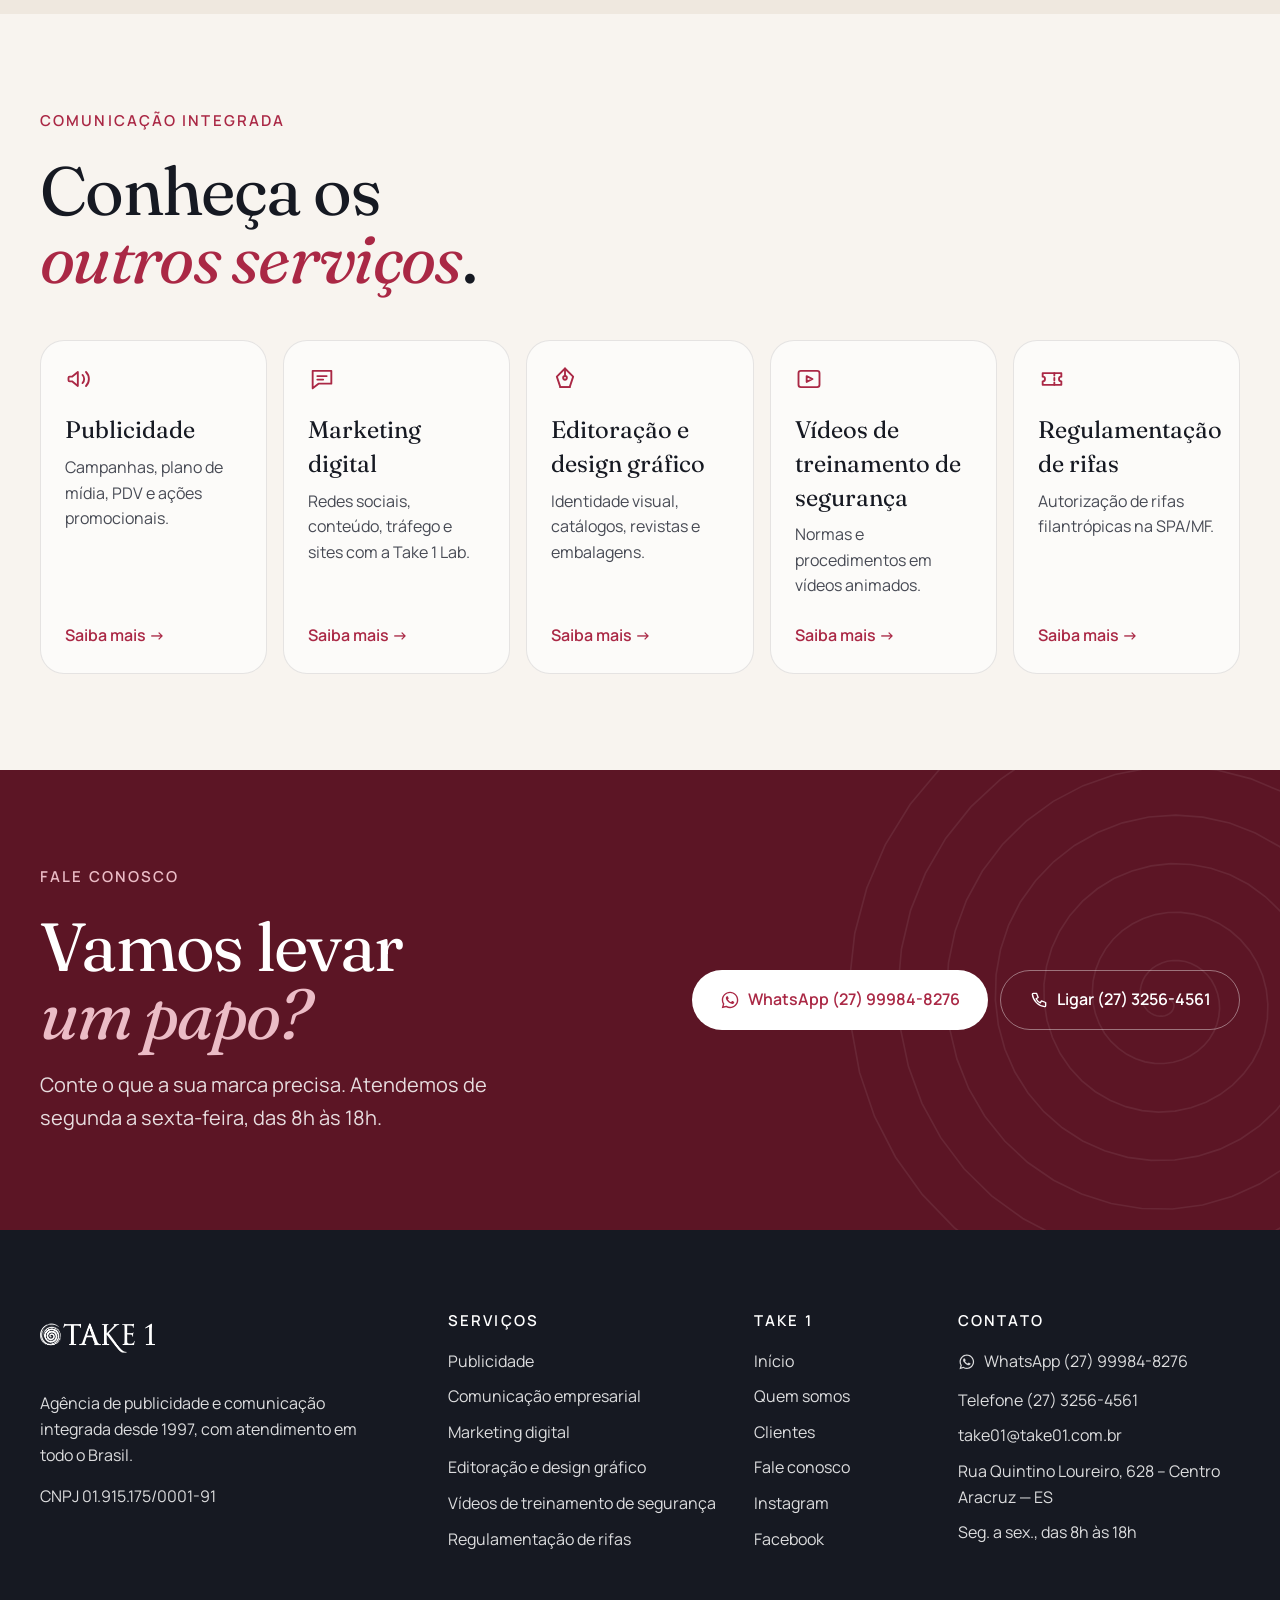
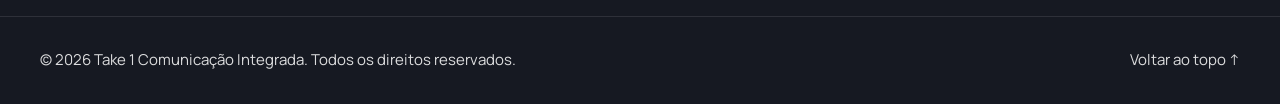
<file: comunicacao-empresarial/index.html>
<!DOCTYPE html>
<html lang="pt-BR">
<head>
  <meta charset="UTF-8">
  <meta name="viewport" content="width=device-width, initial-scale=1">
  <script>document.documentElement.classList.add('js')</script>

  <title>Comunicação Empresarial e Endomarketing | Take 1</title>
  <meta name="description" content="Comunicação interna, endomarketing, comunicação institucional, manual de identidade visual, campanhas de segurança e vídeos institucionais para empresas.">
  <link rel="canonical" href="https://www.take01.com.br/comunicacao-empresarial/">
  <meta name="robots" content="index, follow, max-image-preview:large">
  <meta name="theme-color" content="#aa2845">

  <meta property="og:type" content="website">
  <meta property="og:locale" content="pt_BR">
  <meta property="og:site_name" content="Take 1 Comunicação">
  <meta property="og:title" content="Comunicação Empresarial e Endomarketing | Take 1">
  <meta property="og:description" content="Comunicação interna, endomarketing, comunicação institucional, manual de identidade visual, campanhas de segurança e vídeos institucionais para empresas.">
  <meta property="og:url" content="https://www.take01.com.br/comunicacao-empresarial/">
  <meta property="og:image" content="https://www.take01.com.br/assets/img/logo-take1.png">
  <meta name="twitter:card" content="summary">

  <link rel="icon" type="image/png" href="../assets/img/favicon.png">
  <link rel="apple-touch-icon" href="../assets/img/favicon.png">
  <link rel="preconnect" href="https://fonts.googleapis.com">
  <link rel="preconnect" href="https://fonts.gstatic.com" crossorigin>
  <link href="https://fonts.googleapis.com/css2?family=Fraunces:ital,opsz,wght@0,9..144,400;0,9..144,500;1,9..144,400;1,9..144,500&family=Manrope:wght@400;500;600;700&display=swap" rel="stylesheet">
  <link rel="stylesheet" href="../assets/css/style.css">

<script type="application/ld+json">
{
  "@context": "https://schema.org",
  "@graph": [
    {
      "@type": [
        "AdvertisingAgency",
        "LocalBusiness"
      ],
      "@id": "https://www.take01.com.br/#empresa",
      "name": "Take 1 Comunicação Integrada",
      "legalName": "Take 1 Publicidade Propaganda e Marketing Ltda",
      "taxID": "01.915.175/0001-91",
      "alternateName": [
        "Take 1 Comunicação",
        "Take01",
        "Take 1 Lab"
      ],
      "url": "https://www.take01.com.br/",
      "logo": "https://www.take01.com.br/assets/img/logo-take1.png",
      "image": "https://www.take01.com.br/assets/img/logo-take1.png",
      "foundingDate": "1997",
      "description": "Agência de publicidade e comunicação integrada com atendimento em todo o Brasil.",
      "telephone": "+55-27-3256-4561",
      "email": "take01@take01.com.br",
      "address": {
        "@type": "PostalAddress",
        "streetAddress": "Rua Quintino Loureiro, 628 – Centro",
        "addressLocality": "Aracruz",
        "addressRegion": "ES",
        "addressCountry": "BR"
      },
      "areaServed": {
        "@type": "Country",
        "name": "Brasil"
      },
      "openingHoursSpecification": {
        "@type": "OpeningHoursSpecification",
        "dayOfWeek": [
          "Monday",
          "Tuesday",
          "Wednesday",
          "Thursday",
          "Friday"
        ],
        "opens": "08:00",
        "closes": "18:00"
      },
      "sameAs": [
        "https://www.instagram.com/take1comunicacao/",
        "https://www.facebook.com/Take1Agencia/"
      ]
    },
    {
      "@type": "WebPage",
      "@id": "https://www.take01.com.br/comunicacao-empresarial/",
      "url": "https://www.take01.com.br/comunicacao-empresarial/",
      "name": "Comunicação Empresarial e Endomarketing | Take 1",
      "description": "Comunicação interna, endomarketing, comunicação institucional, manual de identidade visual, campanhas de segurança e vídeos institucionais para empresas.",
      "inLanguage": "pt-BR",
      "isPartOf": {
        "@type": "WebSite",
        "url": "https://www.take01.com.br/",
        "name": "Take 1 Comunicação"
      }
    },
    {
      "@type": "BreadcrumbList",
      "itemListElement": [
        {
          "@type": "ListItem",
          "position": 1,
          "name": "Início",
          "item": "https://www.take01.com.br/"
        },
        {
          "@type": "ListItem",
          "position": 2,
          "name": "Comunicação empresarial",
          "item": "https://www.take01.com.br/comunicacao-empresarial/"
        }
      ]
    },
    {
      "@type": "Service",
      "name": "Comunicação empresarial",
      "description": "Comunicação interna, endomarketing, comunicação institucional, manual de identidade visual, campanhas de segurança e vídeos institucionais para empresas.",
      "url": "https://www.take01.com.br/comunicacao-empresarial/",
      "provider": {
        "@id": "https://www.take01.com.br/#empresa"
      },
      "areaServed": {
        "@type": "Country",
        "name": "Brasil"
      }
    },
    {
      "@type": "FAQPage",
      "mainEntity": [
        {
          "@type": "Question",
          "name": "O que é endomarketing?",
          "acceptedAnswer": {
            "@type": "Answer",
            "text": "É a comunicação voltada ao público interno da empresa. Campanhas de segurança, de qualidade de vida e de ambiente de trabalho, informativos e eventos internos aproximam a empresa dos colaboradores e reforçam a cultura e as metas do negócio."
          }
        },
        {
          "@type": "Question",
          "name": "A Take 1 cria o manual de identidade visual da empresa?",
          "acceptedAnswer": {
            "@type": "Answer",
            "text": "Sim. Desenvolvemos o manual de identidade visual e aplicamos a marca de forma consistente em apresentações, catálogos, frota, sinalização e materiais institucionais."
          }
        },
        {
          "@type": "Question",
          "name": "Vocês fazem vídeo institucional e de treinamento?",
          "acceptedAnswer": {
            "@type": "Answer",
            "text": "Sim. Produzimos vídeos institucionais, promocionais, de segurança e de treinamento, inclusive vídeos animados que transformam normas e procedimentos em orientações claras."
          }
        }
      ]
    }
  ]
}
</script>
</head>
<body id="topo">
  <a href="#conteudo" class="sr-only focus:not-sr-only focus:fixed focus:left-4 focus:top-4 focus:z-[100] focus:rounded-full focus:bg-vinho focus:px-5 focus:py-3 focus:text-white">Pular para o conteúdo</a>

  <header class="fixed inset-x-0 top-0 z-50 transition-all duration-300" data-header>
    <div class="container-site flex h-20 items-center justify-between gap-6">
      <a href="../" class="shrink-0" aria-label="Take 1 Comunicação — página inicial">
        <img src="../assets/img/logo-take1.png" alt="Take 1 Comunicação Integrada" width="222" height="108" class="h-12 w-auto sm:h-14">
      </a>

      <nav id="menu" aria-label="Menu principal"
           class="fixed inset-x-0 top-20 hidden max-h-[calc(100vh-5rem)] flex-col gap-1 overflow-y-auto border-t border-tinta/10 bg-marfim px-4 pb-8 pt-4 shadow-xl lg:static lg:flex lg:max-h-none lg:flex-row lg:items-center lg:gap-8 lg:overflow-visible lg:border-0 lg:bg-transparent lg:p-0 lg:shadow-none">
        <ul class="flex flex-col lg:flex-row lg:items-center lg:gap-8">
          <li><a href="../quem-somos/" class="nav-link block py-3 lg:py-2">Quem somos</a></li>
          <li class="group relative">
            <button type="button" class="nav-link flex w-full items-center justify-between gap-1.5 py-3 lg:w-auto lg:py-2 text-vinho" aria-haspopup="true">
              Serviços
              <svg viewBox="0 0 20 20" class="h-4 w-4 transition group-hover:rotate-180 group-focus-within:rotate-180" fill="currentColor" aria-hidden="true"><path d="M5.3 7.3a1 1 0 0 1 1.4 0L10 10.6l3.3-3.3a1 1 0 1 1 1.4 1.4l-4 4a1 1 0 0 1-1.4 0l-4-4a1 1 0 0 1 0-1.4Z"/></svg>
            </button>
            <ul class="mb-2 border-l border-tinta/10 pl-3 lg:invisible lg:absolute lg:left-1/2 lg:top-full lg:mb-0 lg:w-80 lg:-translate-x-1/2 lg:translate-y-2 lg:rounded-2xl lg:border lg:border-tinta/10 lg:bg-white lg:p-2 lg:opacity-0 lg:shadow-2xl lg:shadow-tinta/10 lg:transition lg:duration-200 lg:group-hover:visible lg:group-hover:translate-y-0 lg:group-hover:opacity-100 lg:group-focus-within:visible lg:group-focus-within:translate-y-0 lg:group-focus-within:opacity-100">
              <li><a href="../publicidade/" class="block rounded-xl px-3 py-2.5 transition hover:bg-vinho-50">
                <span class="block text-sm font-semibold text-tinta">Publicidade</span>
                <span class="hidden text-xs text-nevoa lg:block">Campanhas, plano de mídia, PDV e ações promocionais.</span></a></li>
              <li><a href="../comunicacao-empresarial/" class="block rounded-xl px-3 py-2.5 transition hover:bg-vinho-50" aria-current="page">
                <span class="block text-sm font-semibold text-tinta">Comunicação empresarial</span>
                <span class="hidden text-xs text-nevoa lg:block">Comunicação interna, endomarketing e institucional.</span></a></li>
              <li><a href="../marketing-digital/" class="block rounded-xl px-3 py-2.5 transition hover:bg-vinho-50">
                <span class="block text-sm font-semibold text-tinta">Marketing digital</span>
                <span class="hidden text-xs text-nevoa lg:block">Redes sociais, conteúdo, tráfego e sites com a Take 1 Lab.</span></a></li>
              <li><a href="../design-grafico/" class="block rounded-xl px-3 py-2.5 transition hover:bg-vinho-50">
                <span class="block text-sm font-semibold text-tinta">Editoração e design gráfico</span>
                <span class="hidden text-xs text-nevoa lg:block">Identidade visual, catálogos, revistas e embalagens.</span></a></li>
              <li><a href="../videos-de-treinamento/" class="block rounded-xl px-3 py-2.5 transition hover:bg-vinho-50">
                <span class="block text-sm font-semibold text-tinta">Vídeos de treinamento de segurança</span>
                <span class="hidden text-xs text-nevoa lg:block">Normas e procedimentos em vídeos animados.</span></a></li>
              <li><a href="../regulamentacao-de-rifas/" class="block rounded-xl px-3 py-2.5 transition hover:bg-vinho-50">
                <span class="block text-sm font-semibold text-tinta">Regulamentação de rifas</span>
                <span class="hidden text-xs text-nevoa lg:block">Autorização de rifas filantrópicas na SPA/MF.</span></a></li>
            </ul>
          </li>
          <li><a href="../clientes/" class="nav-link block py-3 lg:py-2">Clientes</a></li>
          <li><a href="../fale-conosco/" class="nav-link block py-3 lg:py-2">Contato</a></li>
        </ul>
        <a href="https://wa.me/5527999848276?text=Ol%C3%A1%21%20Vim%20pelo%20site%20da%20Take%201." target="_blank" rel="noopener" class="btn-primario mt-4 lg:mt-0 lg:px-5 lg:py-2.5"><svg viewBox="0 0 24 24" class="h-5 w-5" aria-hidden="true"><path fill="currentColor" d="M12.04 2C6.58 2 2.13 6.45 2.13 11.91c0 1.75.46 3.45 1.32 4.95L2.05 22l5.25-1.38a9.9 9.9 0 0 0 4.74 1.21c5.46 0 9.91-4.45 9.91-9.91S17.5 2 12.04 2Zm0 18.15c-1.48 0-2.93-.4-4.2-1.15l-.3-.18-3.12.82.83-3.04-.2-.31a8.2 8.2 0 0 1-1.26-4.38c0-4.54 3.7-8.24 8.25-8.24 4.54 0 8.24 3.7 8.24 8.24 0 4.55-3.7 8.24-8.24 8.24Zm4.52-6.16c-.25-.12-1.47-.72-1.69-.81-.23-.08-.39-.12-.56.13-.16.24-.64.8-.78.97-.15.16-.29.18-.54.06-.25-.12-1.05-.39-1.99-1.23-.74-.66-1.23-1.47-1.38-1.72-.14-.25-.01-.38.11-.5.11-.11.25-.29.37-.43.13-.15.17-.25.25-.41.08-.17.04-.31-.02-.43-.06-.13-.56-1.34-.76-1.84-.2-.48-.41-.42-.56-.42h-.48c-.17 0-.43.06-.66.31-.22.25-.86.85-.86 2.07 0 1.22.89 2.4 1.01 2.56.12.17 1.75 2.67 4.23 3.74.59.26 1.05.41 1.41.52.59.19 1.13.16 1.56.1.48-.07 1.47-.6 1.67-1.18.21-.58.21-1.07.15-1.18-.06-.1-.23-.16-.48-.28Z"/></svg>Vamos conversar</a>
      </nav>

      <button type="button" class="relative flex h-12 w-12 items-center justify-center rounded-full bg-vinho shadow-lg shadow-vinho/25 lg:hidden"
              aria-controls="menu" aria-expanded="false" aria-label="Abrir menu" data-menu-toggle>
        <span class="absolute h-0.5 w-5 -translate-y-1 rounded-full bg-white transition" data-bar-1></span>
        <span class="absolute h-0.5 w-5 translate-y-1 rounded-full bg-white transition" data-bar-2></span>
      </button>
    </div>
  </header>

  <main id="conteudo">
    <section class="relative overflow-hidden pb-20 pt-28 lg:pb-28 lg:pt-32" aria-labelledby="pagina-titulo">
      <img src="../assets/img/espiral.svg" alt="" aria-hidden="true"
           class="pointer-events-none absolute -right-56 -top-40 w-[44rem] max-w-none animate-girar opacity-[0.08] lg:w-[56rem]">
      <div class="container-site relative">
        <div class="grid items-center gap-14 lg:grid-cols-12 lg:gap-16">
          <div class="min-w-0 lg:col-span-10">
            
            <h1 id="pagina-titulo" class="revelar text-[2.5rem] font-normal leading-[1.08] tracking-tight sm:text-6xl lg:text-7xl">Comunicação empresarial que <em>aproxima</em> a empresa dos seus públicos.</h1>
            <p class="revelar lead mt-8 max-w-3xl">A Take 1 oferece soluções completas e integradas de comunicação empresarial, com o objetivo de incrementar o relacionamento da sua empresa com os diferentes públicos que integram seus ambientes de negócios: colaboradores, clientes, fornecedores e comunidade.</p>
            <div class="revelar mt-10 flex flex-col gap-3 sm:flex-row">
              <a href="https://wa.me/5527999848276?text=Ol%C3%A1%21%20Vim%20pelo%20site%20da%20Take%201%20e%20quero%20falar%20sobre%20comunica%C3%A7%C3%A3o%20empresarial." target="_blank" rel="noopener" class="btn-primario"><svg viewBox="0 0 24 24" class="h-5 w-5" aria-hidden="true"><path fill="currentColor" d="M12.04 2C6.58 2 2.13 6.45 2.13 11.91c0 1.75.46 3.45 1.32 4.95L2.05 22l5.25-1.38a9.9 9.9 0 0 0 4.74 1.21c5.46 0 9.91-4.45 9.91-9.91S17.5 2 12.04 2Zm0 18.15c-1.48 0-2.93-.4-4.2-1.15l-.3-.18-3.12.82.83-3.04-.2-.31a8.2 8.2 0 0 1-1.26-4.38c0-4.54 3.7-8.24 8.25-8.24 4.54 0 8.24 3.7 8.24 8.24 0 4.55-3.7 8.24-8.24 8.24Zm4.52-6.16c-.25-.12-1.47-.72-1.69-.81-.23-.08-.39-.12-.56.13-.16.24-.64.8-.78.97-.15.16-.29.18-.54.06-.25-.12-1.05-.39-1.99-1.23-.74-.66-1.23-1.47-1.38-1.72-.14-.25-.01-.38.11-.5.11-.11.25-.29.37-.43.13-.15.17-.25.25-.41.08-.17.04-.31-.02-.43-.06-.13-.56-1.34-.76-1.84-.2-.48-.41-.42-.56-.42h-.48c-.17 0-.43.06-.66.31-.22.25-.86.85-.86 2.07 0 1.22.89 2.4 1.01 2.56.12.17 1.75 2.67 4.23 3.74.59.26 1.05.41 1.41.52.59.19 1.13.16 1.56.1.48-.07 1.47-.6 1.67-1.18.21-.58.21-1.07.15-1.18-.06-.1-.23-.16-.48-.28Z"/></svg>Fale com a Take 1 pelo WhatsApp</a>
              <a href="#o-que-fazemos" class="btn-contorno">O que fazemos</a>
            </div>
          </div>
          
        </div>
      </div>
    </section>

    <section id="o-que-fazemos" class="bg-white py-24 lg:py-32" aria-labelledby="itens-titulo">
      <div class="container-site">
        <div class="mb-14 grid gap-8 lg:grid-cols-12 lg:items-end lg:gap-16">
          <div class="lg:col-span-7">
            <p class="eyebrow"><span class="cena">01</span>O que fazemos</p>
            <h2 id="itens-titulo" class="titulo-secao revelar">Tudo o que a sua marca <em>precisa</em>.</h2>
          </div>
          
        </div>
        <ul class="grid gap-4 sm:grid-cols-2 lg:grid-cols-3">
          <li class="revelar flex items-center gap-5 rounded-2xl border border-transparent bg-marfim p-5 transition duration-300 hover:-translate-y-0.5 hover:border-vinho/20 hover:shadow-lg hover:shadow-tinta/5">
            <span class="flex h-14 w-14 shrink-0 items-center justify-center rounded-xl bg-vinho-50"><svg viewBox="0 0 24 24" class="h-7 w-7 text-vinho" fill="none" stroke="currentColor" stroke-width="1.6" stroke-linecap="round" stroke-linejoin="round" aria-hidden="true"><circle cx="9" cy="8" r="3.2"/><path d="M3 19c0-3.3 2.7-5.5 6-5.5s6 2.2 6 5.5"/><circle cx="17" cy="9" r="2.4"/><path d="M16.5 13.6c2.6.2 4.5 2 4.5 4.9"/></svg></span>
            <span class="min-w-0 flex-1 text-lg font-semibold leading-snug text-tinta">Projeto de comunicação interna</span>
            <span class="self-start font-display text-sm tabular-nums text-vinho/60">01</span>
          </li>
          <li class="revelar flex items-center gap-5 rounded-2xl border border-transparent bg-marfim p-5 transition duration-300 hover:-translate-y-0.5 hover:border-vinho/20 hover:shadow-lg hover:shadow-tinta/5">
            <span class="flex h-14 w-14 shrink-0 items-center justify-center rounded-xl bg-vinho-50"><svg viewBox="0 0 24 24" class="h-7 w-7 text-vinho" fill="none" stroke="currentColor" stroke-width="1.6" stroke-linecap="round" stroke-linejoin="round" aria-hidden="true"><path d="M9 4 3 6v14l6-2 6 2 6-2V4l-6 2-6-2Z"/><path d="M9 4v14M15 6v14"/></svg></span>
            <span class="min-w-0 flex-1 text-lg font-semibold leading-snug text-tinta">Planejamento de comunicação institucional</span>
            <span class="self-start font-display text-sm tabular-nums text-vinho/60">02</span>
          </li>
          <li class="revelar flex items-center gap-5 rounded-2xl border border-transparent bg-marfim p-5 transition duration-300 hover:-translate-y-0.5 hover:border-vinho/20 hover:shadow-lg hover:shadow-tinta/5">
            <span class="flex h-14 w-14 shrink-0 items-center justify-center rounded-xl bg-vinho-50"><svg viewBox="0 0 24 24" class="h-7 w-7 text-vinho" fill="none" stroke="currentColor" stroke-width="1.6" stroke-linecap="round" stroke-linejoin="round" aria-hidden="true"><path d="m12 3 9 5-9 5-9-5 9-5Z"/><path d="m3 13 9 5 9-5"/></svg></span>
            <span class="min-w-0 flex-1 text-lg font-semibold leading-snug text-tinta">Manual de identidade visual</span>
            <span class="self-start font-display text-sm tabular-nums text-vinho/60">03</span>
          </li>
          <li class="revelar flex items-center gap-5 rounded-2xl border border-transparent bg-marfim p-5 transition duration-300 hover:-translate-y-0.5 hover:border-vinho/20 hover:shadow-lg hover:shadow-tinta/5">
            <span class="flex h-14 w-14 shrink-0 items-center justify-center rounded-xl bg-vinho-50"><svg viewBox="0 0 24 24" class="h-7 w-7 text-vinho" fill="none" stroke="currentColor" stroke-width="1.6" stroke-linecap="round" stroke-linejoin="round" aria-hidden="true"><path d="M12 3 5 6v5c0 4.5 3 8 7 10 4-2 7-5.5 7-10V6l-7-3Z"/><path d="m9 12 2 2 4-4"/></svg></span>
            <span class="min-w-0 flex-1 text-lg font-semibold leading-snug text-tinta">Campanhas de segurança, qualidade de vida e ambiente de trabalho</span>
            <span class="self-start font-display text-sm tabular-nums text-vinho/60">04</span>
          </li>
          <li class="revelar flex items-center gap-5 rounded-2xl border border-transparent bg-marfim p-5 transition duration-300 hover:-translate-y-0.5 hover:border-vinho/20 hover:shadow-lg hover:shadow-tinta/5">
            <span class="flex h-14 w-14 shrink-0 items-center justify-center rounded-xl bg-vinho-50"><svg viewBox="0 0 24 24" class="h-7 w-7 text-vinho" fill="none" stroke="currentColor" stroke-width="1.6" stroke-linecap="round" stroke-linejoin="round" aria-hidden="true"><rect x="3" y="4" width="18" height="12" rx="1"/><path d="M12 16v3M8 21l4-2 4 2M7 12l3-3 3 2 4-4"/></svg></span>
            <span class="min-w-0 flex-1 text-lg font-semibold leading-snug text-tinta">Apresentação institucional de alto nível</span>
            <span class="self-start font-display text-sm tabular-nums text-vinho/60">05</span>
          </li>
          <li class="revelar flex items-center gap-5 rounded-2xl border border-transparent bg-marfim p-5 transition duration-300 hover:-translate-y-0.5 hover:border-vinho/20 hover:shadow-lg hover:shadow-tinta/5">
            <span class="flex h-14 w-14 shrink-0 items-center justify-center rounded-xl bg-vinho-50"><svg viewBox="0 0 24 24" class="h-7 w-7 text-vinho" fill="none" stroke="currentColor" stroke-width="1.6" stroke-linecap="round" stroke-linejoin="round" aria-hidden="true"><path d="M3 6h11v10H3zM14 10h4l3 3v3h-7"/><circle cx="7" cy="17.5" r="1.8"/><circle cx="17" cy="17.5" r="1.8"/></svg></span>
            <span class="min-w-0 flex-1 text-lg font-semibold leading-snug text-tinta">Layout de frota</span>
            <span class="self-start font-display text-sm tabular-nums text-vinho/60">06</span>
          </li>
          <li class="revelar flex items-center gap-5 rounded-2xl border border-transparent bg-marfim p-5 transition duration-300 hover:-translate-y-0.5 hover:border-vinho/20 hover:shadow-lg hover:shadow-tinta/5">
            <span class="flex h-14 w-14 shrink-0 items-center justify-center rounded-xl bg-vinho-50"><svg viewBox="0 0 24 24" class="h-7 w-7 text-vinho" fill="none" stroke="currentColor" stroke-width="1.6" stroke-linecap="round" stroke-linejoin="round" aria-hidden="true"><path d="M4 5a2 2 0 0 1 2-2h13v16H6a2 2 0 0 0-2 2V5Z"/><path d="M4 19a2 2 0 0 1 2-2h13"/></svg></span>
            <span class="min-w-0 flex-1 text-lg font-semibold leading-snug text-tinta">Catálogo e folder corporativo</span>
            <span class="self-start font-display text-sm tabular-nums text-vinho/60">07</span>
          </li>
          <li class="revelar flex items-center gap-5 rounded-2xl border border-transparent bg-marfim p-5 transition duration-300 hover:-translate-y-0.5 hover:border-vinho/20 hover:shadow-lg hover:shadow-tinta/5">
            <span class="flex h-14 w-14 shrink-0 items-center justify-center rounded-xl bg-vinho-50"><svg viewBox="0 0 24 24" class="h-7 w-7 text-vinho" fill="none" stroke="currentColor" stroke-width="1.6" stroke-linecap="round" stroke-linejoin="round" aria-hidden="true"><path d="M4 8h3l2-3h6l2 3h3v11H4V8Z"/><circle cx="12" cy="13" r="3.5"/></svg></span>
            <span class="min-w-0 flex-1 text-lg font-semibold leading-snug text-tinta">Relatório fotográfico de obras</span>
            <span class="self-start font-display text-sm tabular-nums text-vinho/60">08</span>
          </li>
          <li class="revelar flex items-center gap-5 rounded-2xl border border-transparent bg-marfim p-5 transition duration-300 hover:-translate-y-0.5 hover:border-vinho/20 hover:shadow-lg hover:shadow-tinta/5">
            <span class="flex h-14 w-14 shrink-0 items-center justify-center rounded-xl bg-vinho-50"><svg viewBox="0 0 24 24" class="h-7 w-7 text-vinho" fill="none" stroke="currentColor" stroke-width="1.6" stroke-linecap="round" stroke-linejoin="round" aria-hidden="true"><path d="M6 3h8l5 5v13H6z"/><path d="M14 3v5h5M9 13h7M9 17h7"/></svg></span>
            <span class="min-w-0 flex-1 text-lg font-semibold leading-snug text-tinta">Produção de conteúdos editoriais customizados</span>
            <span class="self-start font-display text-sm tabular-nums text-vinho/60">09</span>
          </li>
          <li class="revelar flex items-center gap-5 rounded-2xl border border-transparent bg-marfim p-5 transition duration-300 hover:-translate-y-0.5 hover:border-vinho/20 hover:shadow-lg hover:shadow-tinta/5">
            <span class="flex h-14 w-14 shrink-0 items-center justify-center rounded-xl bg-vinho-50"><svg viewBox="0 0 24 24" class="h-7 w-7 text-vinho" fill="none" stroke="currentColor" stroke-width="1.6" stroke-linecap="round" stroke-linejoin="round" aria-hidden="true"><rect x="3" y="5" width="18" height="14" rx="2"/><path d="m10 9.5 5 2.5-5 2.5v-5Z"/></svg></span>
            <span class="min-w-0 flex-1 text-lg font-semibold leading-snug text-tinta">Vídeo institucional, de segurança, de treinamento e promocional</span>
            <span class="self-start font-display text-sm tabular-nums text-vinho/60">10</span>
          </li>
        </ul>
      </div>
    </section>

    <section class="bg-areia py-24 lg:py-32" aria-labelledby="pilares-titulo">
      <div class="container-site">
        <p class="eyebrow"><span class="cena">02</span>Por que a Take 1</p>
        <h2 id="pilares-titulo" class="titulo-secao revelar max-w-3xl">Comunicação <em>integrada</em> de ponta a ponta.</h2>
        <ul class="mt-14 grid gap-5 md:grid-cols-3">
          <li class="revelar flex flex-col rounded-[1.75rem] bg-white p-8 shadow-sm shadow-tinta/5">
            <span class="flex items-start justify-between gap-4"><svg viewBox="0 0 24 24" class="h-9 w-9 text-vinho" fill="none" stroke="currentColor" stroke-width="1.6" stroke-linecap="round" stroke-linejoin="round" aria-hidden="true"><path d="M3 20V10l5 3v-3l5 3V5h4l1 15"/><path d="M2 20h20M14 9h2"/></svg><span class="font-display text-lg text-vinho/60">01</span></span>
            <h3 class="mt-6 text-2xl">Experiência de grande indústria</h3>
            <p class="mt-3 text-nevoa">Os sócios da Take 1 atuaram por mais de 15 anos na comunicação corporativa da Aracruz Celulose.</p>
          </li>
          <li class="revelar flex flex-col rounded-[1.75rem] bg-white p-8 shadow-sm shadow-tinta/5">
            <span class="flex items-start justify-between gap-4"><svg viewBox="0 0 24 24" class="h-9 w-9 text-vinho" fill="none" stroke="currentColor" stroke-width="1.6" stroke-linecap="round" stroke-linejoin="round" aria-hidden="true"><circle cx="9" cy="8" r="3.2"/><path d="M3 19c0-3.3 2.7-5.5 6-5.5s6 2.2 6 5.5"/><circle cx="17" cy="9" r="2.4"/><path d="M16.5 13.6c2.6.2 4.5 2 4.5 4.9"/></svg><span class="font-display text-lg text-vinho/60">02</span></span>
            <h3 class="mt-6 text-2xl">Interna e institucional</h3>
            <p class="mt-3 text-nevoa">Do endomarketing às apresentações de alto nível, a mesma mensagem para todos os públicos.</p>
          </li>
          <li class="revelar flex flex-col rounded-[1.75rem] bg-white p-8 shadow-sm shadow-tinta/5">
            <span class="flex items-start justify-between gap-4"><svg viewBox="0 0 24 24" class="h-9 w-9 text-vinho" fill="none" stroke="currentColor" stroke-width="1.6" stroke-linecap="round" stroke-linejoin="round" aria-hidden="true"><path d="M12 3 5 6v5c0 4.5 3 8 7 10 4-2 7-5.5 7-10V6l-7-3Z"/><path d="m9 12 2 2 4-4"/></svg><span class="font-display text-lg text-vinho/60">03</span></span>
            <h3 class="mt-6 text-2xl">Segurança e cultura</h3>
            <p class="mt-3 text-nevoa">Campanhas e vídeos que reforçam comportamentos seguros, qualidade de vida e a cultura da empresa.</p>
          </li>
        </ul>
      </div>
    </section>

    <section class="bg-areia py-24 lg:py-28" aria-labelledby="faq-titulo">
      <div class="container-site grid gap-12 lg:grid-cols-12 lg:gap-16">
        <div class="lg:col-span-5">
          <p class="eyebrow">Perguntas frequentes</p>
          <h2 id="faq-titulo" class="titulo-secao revelar">Dúvidas <em>frequentes</em>.</h2>
        </div>
        <div class="divide-y divide-tinta/10 border-y border-tinta/10 lg:col-span-7">
          <details class="faq-item revelar">
            <summary>O que é endomarketing?</summary>
            <p class="pb-6 leading-relaxed">É a comunicação voltada ao público interno da empresa. Campanhas de segurança, de qualidade de vida e de ambiente de trabalho, informativos e eventos internos aproximam a empresa dos colaboradores e reforçam a cultura e as metas do negócio.</p>
          </details>
          <details class="faq-item revelar">
            <summary>A Take 1 cria o manual de identidade visual da empresa?</summary>
            <p class="pb-6 leading-relaxed">Sim. Desenvolvemos o manual de identidade visual e aplicamos a marca de forma consistente em apresentações, catálogos, frota, sinalização e materiais institucionais.</p>
          </details>
          <details class="faq-item revelar">
            <summary>Vocês fazem vídeo institucional e de treinamento?</summary>
            <p class="pb-6 leading-relaxed">Sim. Produzimos vídeos institucionais, promocionais, de segurança e de treinamento, inclusive vídeos animados que transformam normas e procedimentos em orientações claras.</p>
          </details>
        </div>
      </div>
    </section>

    <section class="py-20 lg:py-24" aria-labelledby="outros-titulo">
      <div class="container-site">
        <p class="eyebrow">Comunicação integrada</p>
        <h2 id="outros-titulo" class="titulo-secao revelar max-w-2xl">Conheça os <em>outros serviços</em>.</h2>
        <ul class="mt-12 grid gap-4 sm:grid-cols-2 lg:grid-cols-5">
          <li><a href="../publicidade/" class="group flex h-full flex-col justify-between gap-6 rounded-3xl border border-tinta/10 bg-white/60 p-6 transition hover:-translate-y-0.5 hover:border-vinho/40 hover:bg-white">
            <span><svg viewBox="0 0 24 24" class="h-7 w-7 text-vinho" fill="none" stroke="currentColor" stroke-width="1.6" stroke-linecap="round" stroke-linejoin="round" aria-hidden="true"><path d="M3 11v2a1 1 0 0 0 1 1h2l5 4V6L6 10H4a1 1 0 0 0-1 1Z"/><path d="M15 8.5a5 5 0 0 1 0 7M18 6a8.5 8.5 0 0 1 0 12"/></svg><span class="mt-5 block font-display text-xl text-tinta">Publicidade</span><span class="mt-2 block text-sm text-nevoa">Campanhas, plano de mídia, PDV e ações promocionais.</span></span>
            <span class="text-sm font-semibold text-vinho">Saiba mais <span aria-hidden="true" class="inline-block transition group-hover:translate-x-1">→</span></span></a></li>
          <li><a href="../marketing-digital/" class="group flex h-full flex-col justify-between gap-6 rounded-3xl border border-tinta/10 bg-white/60 p-6 transition hover:-translate-y-0.5 hover:border-vinho/40 hover:bg-white">
            <span><svg viewBox="0 0 24 24" class="h-7 w-7 text-vinho" fill="none" stroke="currentColor" stroke-width="1.6" stroke-linecap="round" stroke-linejoin="round" aria-hidden="true"><path d="M4 5h16v11H9l-5 4V5Z"/><path d="M8 9.5h8M8 12.5h5"/></svg><span class="mt-5 block font-display text-xl text-tinta">Marketing digital</span><span class="mt-2 block text-sm text-nevoa">Redes sociais, conteúdo, tráfego e sites com a Take 1 Lab.</span></span>
            <span class="text-sm font-semibold text-vinho">Saiba mais <span aria-hidden="true" class="inline-block transition group-hover:translate-x-1">→</span></span></a></li>
          <li><a href="../design-grafico/" class="group flex h-full flex-col justify-between gap-6 rounded-3xl border border-tinta/10 bg-white/60 p-6 transition hover:-translate-y-0.5 hover:border-vinho/40 hover:bg-white">
            <span><svg viewBox="0 0 24 24" class="h-7 w-7 text-vinho" fill="none" stroke="currentColor" stroke-width="1.6" stroke-linecap="round" stroke-linejoin="round" aria-hidden="true"><path d="M12 3 5 10l3 9h8l3-9-7-7Z"/><circle cx="12" cy="11" r="1.6"/><path d="M12 3v6.4M8 19h8"/></svg><span class="mt-5 block font-display text-xl text-tinta">Editoração e design gráfico</span><span class="mt-2 block text-sm text-nevoa">Identidade visual, catálogos, revistas e embalagens.</span></span>
            <span class="text-sm font-semibold text-vinho">Saiba mais <span aria-hidden="true" class="inline-block transition group-hover:translate-x-1">→</span></span></a></li>
          <li><a href="../videos-de-treinamento/" class="group flex h-full flex-col justify-between gap-6 rounded-3xl border border-tinta/10 bg-white/60 p-6 transition hover:-translate-y-0.5 hover:border-vinho/40 hover:bg-white">
            <span><svg viewBox="0 0 24 24" class="h-7 w-7 text-vinho" fill="none" stroke="currentColor" stroke-width="1.6" stroke-linecap="round" stroke-linejoin="round" aria-hidden="true"><rect x="3" y="5" width="18" height="14" rx="2"/><path d="m10 9.5 5 2.5-5 2.5v-5Z"/></svg><span class="mt-5 block font-display text-xl text-tinta">Vídeos de treinamento de segurança</span><span class="mt-2 block text-sm text-nevoa">Normas e procedimentos em vídeos animados.</span></span>
            <span class="text-sm font-semibold text-vinho">Saiba mais <span aria-hidden="true" class="inline-block transition group-hover:translate-x-1">→</span></span></a></li>
          <li><a href="../regulamentacao-de-rifas/" class="group flex h-full flex-col justify-between gap-6 rounded-3xl border border-tinta/10 bg-white/60 p-6 transition hover:-translate-y-0.5 hover:border-vinho/40 hover:bg-white">
            <span><svg viewBox="0 0 24 24" class="h-7 w-7 text-vinho" fill="none" stroke="currentColor" stroke-width="1.6" stroke-linecap="round" stroke-linejoin="round" aria-hidden="true"><path d="M4 7h16v3a2 2 0 0 0 0 4v3H4v-3a2 2 0 0 0 0-4V7Z"/><path d="M14 7v10" stroke-dasharray="2 2"/></svg><span class="mt-5 block font-display text-xl text-tinta">Regulamentação de rifas</span><span class="mt-2 block text-sm text-nevoa">Autorização de rifas filantrópicas na SPA/MF.</span></span>
            <span class="text-sm font-semibold text-vinho">Saiba mais <span aria-hidden="true" class="inline-block transition group-hover:translate-x-1">→</span></span></a></li>
        </ul>
      </div>
    </section>

    <section class="relative overflow-hidden bg-vinho-800 py-20 text-white lg:py-24" aria-labelledby="cta-titulo">
      <img src="../assets/img/espiral-clara.svg" alt="" aria-hidden="true"
           class="pointer-events-none absolute -right-60 top-1/2 w-[44rem] max-w-none -translate-y-1/2 opacity-[0.07]">
      <div class="container-site relative grid items-center gap-10 lg:grid-cols-12">
        <div class="lg:col-span-6">
          <p class="eyebrow text-vinho-200">Fale conosco</p>
          <h2 id="cta-titulo" class="revelar text-4xl font-normal leading-none tracking-tight text-white sm:text-5xl lg:text-6xl">
            Vamos levar <em class="text-vinho-200">um papo?</em>
          </h2>
          <p class="revelar mt-5 max-w-md text-lg text-white/85">Conte o que a sua marca precisa. Atendemos de segunda a sexta-feira, das 8h às 18h.</p>
        </div>
        <div class="revelar flex flex-col gap-3 sm:flex-row lg:col-span-6 lg:justify-end">
          <a href="https://wa.me/5527999848276?text=Ol%C3%A1%21%20Vim%20pelo%20site%20da%20Take%201%20e%20quero%20falar%20sobre%20comunica%C3%A7%C3%A3o%20empresarial." target="_blank" rel="noopener" class="btn-claro"><svg viewBox="0 0 24 24" class="h-5 w-5" aria-hidden="true"><path fill="currentColor" d="M12.04 2C6.58 2 2.13 6.45 2.13 11.91c0 1.75.46 3.45 1.32 4.95L2.05 22l5.25-1.38a9.9 9.9 0 0 0 4.74 1.21c5.46 0 9.91-4.45 9.91-9.91S17.5 2 12.04 2Zm0 18.15c-1.48 0-2.93-.4-4.2-1.15l-.3-.18-3.12.82.83-3.04-.2-.31a8.2 8.2 0 0 1-1.26-4.38c0-4.54 3.7-8.24 8.25-8.24 4.54 0 8.24 3.7 8.24 8.24 0 4.55-3.7 8.24-8.24 8.24Zm4.52-6.16c-.25-.12-1.47-.72-1.69-.81-.23-.08-.39-.12-.56.13-.16.24-.64.8-.78.97-.15.16-.29.18-.54.06-.25-.12-1.05-.39-1.99-1.23-.74-.66-1.23-1.47-1.38-1.72-.14-.25-.01-.38.11-.5.11-.11.25-.29.37-.43.13-.15.17-.25.25-.41.08-.17.04-.31-.02-.43-.06-.13-.56-1.34-.76-1.84-.2-.48-.41-.42-.56-.42h-.48c-.17 0-.43.06-.66.31-.22.25-.86.85-.86 2.07 0 1.22.89 2.4 1.01 2.56.12.17 1.75 2.67 4.23 3.74.59.26 1.05.41 1.41.52.59.19 1.13.16 1.56.1.48-.07 1.47-.6 1.67-1.18.21-.58.21-1.07.15-1.18-.06-.1-.23-.16-.48-.28Z"/></svg>WhatsApp (27) 99984-8276</a>
          <a href="tel:+552732564561" class="btn-vazado"><svg viewBox="0 0 24 24" class="h-5 w-5" fill="none" stroke="currentColor" stroke-width="1.6" stroke-linecap="round" stroke-linejoin="round" aria-hidden="true"><path d="M5 4h4l2 5-2.5 1.5a11 11 0 0 0 5 5L15 13l5 2v4a1 1 0 0 1-1 1A17 17 0 0 1 4 5a1 1 0 0 1 1-1Z"/></svg>Ligar (27) 3256-4561</a>
        </div>
      </div>
    </section>
  </main>

  <footer class="bg-tinta pt-20 text-sm text-white/85">
    <div class="container-site grid grid-cols-2 gap-x-6 gap-y-12 pb-16 lg:grid-cols-12">
      <div class="col-span-2 lg:col-span-4">
        <img src="../assets/img/logo-take1.png" alt="Take 1 Comunicação Integrada" width="222" height="108" class="logo-claro h-14 w-auto" loading="lazy">
        <p class="mt-6 max-w-xs leading-relaxed">Agência de publicidade e comunicação integrada desde 1997, com atendimento em todo o Brasil.</p>
        <p class="mt-4">CNPJ 01.915.175/0001-91</p>
      </div>
      <nav class="lg:col-span-3" aria-label="Serviços">
        <p class="mb-4 text-xs font-semibold uppercase tracking-eyebrow text-white">Serviços</p>
        <ul class="space-y-2.5">
          <li><a href="../publicidade/" class="hover:text-white">Publicidade</a></li>
          <li><a href="../comunicacao-empresarial/" class="hover:text-white">Comunicação empresarial</a></li>
          <li><a href="../marketing-digital/" class="hover:text-white">Marketing digital</a></li>
          <li><a href="../design-grafico/" class="hover:text-white">Editoração e design gráfico</a></li>
          <li><a href="../videos-de-treinamento/" class="hover:text-white">Vídeos de treinamento de segurança</a></li>
          <li><a href="../regulamentacao-de-rifas/" class="hover:text-white">Regulamentação de rifas</a></li>
        </ul>
      </nav>
      <nav class="lg:col-span-2" aria-label="Institucional">
        <p class="mb-4 text-xs font-semibold uppercase tracking-eyebrow text-white">Take 1</p>
        <ul class="space-y-2.5">
          <li><a href="../" class="hover:text-white">Início</a></li>
          <li><a href="../quem-somos/" class="hover:text-white">Quem somos</a></li>
          <li><a href="../clientes/" class="hover:text-white">Clientes</a></li>
          <li><a href="../fale-conosco/" class="hover:text-white">Fale conosco</a></li>
          <li><a href="https://www.instagram.com/take1comunicacao/" target="_blank" rel="noopener" class="hover:text-white">Instagram</a></li>
          <li><a href="https://www.facebook.com/Take1Agencia/" target="_blank" rel="noopener" class="hover:text-white">Facebook</a></li>
        </ul>
      </nav>
      <div class="col-span-2 lg:col-span-3">
        <p class="mb-4 text-xs font-semibold uppercase tracking-eyebrow text-white">Contato</p>
        <ul class="space-y-2.5">
          <li><a href="https://wa.me/5527999848276" target="_blank" rel="noopener" class="inline-flex items-center gap-2 hover:text-white"><svg viewBox="0 0 24 24" class="h-[1.1rem] w-[1.1rem] shrink-0" aria-hidden="true"><path fill="currentColor" d="M12.04 2C6.58 2 2.13 6.45 2.13 11.91c0 1.75.46 3.45 1.32 4.95L2.05 22l5.25-1.38a9.9 9.9 0 0 0 4.74 1.21c5.46 0 9.91-4.45 9.91-9.91S17.5 2 12.04 2Zm0 18.15c-1.48 0-2.93-.4-4.2-1.15l-.3-.18-3.12.82.83-3.04-.2-.31a8.2 8.2 0 0 1-1.26-4.38c0-4.54 3.7-8.24 8.25-8.24 4.54 0 8.24 3.7 8.24 8.24 0 4.55-3.7 8.24-8.24 8.24Zm4.52-6.16c-.25-.12-1.47-.72-1.69-.81-.23-.08-.39-.12-.56.13-.16.24-.64.8-.78.97-.15.16-.29.18-.54.06-.25-.12-1.05-.39-1.99-1.23-.74-.66-1.23-1.47-1.38-1.72-.14-.25-.01-.38.11-.5.11-.11.25-.29.37-.43.13-.15.17-.25.25-.41.08-.17.04-.31-.02-.43-.06-.13-.56-1.34-.76-1.84-.2-.48-.41-.42-.56-.42h-.48c-.17 0-.43.06-.66.31-.22.25-.86.85-.86 2.07 0 1.22.89 2.4 1.01 2.56.12.17 1.75 2.67 4.23 3.74.59.26 1.05.41 1.41.52.59.19 1.13.16 1.56.1.48-.07 1.47-.6 1.67-1.18.21-.58.21-1.07.15-1.18-.06-.1-.23-.16-.48-.28Z"/></svg>WhatsApp (27) 99984-8276</a></li>
          <li><a href="tel:+552732564561" class="hover:text-white">Telefone (27) 3256-4561</a></li>
          <li><a href="mailto:take01@take01.com.br" class="hover:text-white">take01@take01.com.br</a></li>
          <li>Rua Quintino Loureiro, 628 – Centro<br>Aracruz — ES</li>
          <li>Seg. a sex., das 8h às 18h</li>
        </ul>
      </div>
    </div>
    <div class="container-site flex flex-col gap-3 border-t border-white/10 py-8 text-xs sm:flex-row sm:items-center sm:justify-between">
      <p>© <span data-ano>2026</span> Take 1 Comunicação Integrada. Todos os direitos reservados.</p>
      <a href="#topo" class="hover:text-white">Voltar ao topo ↑</a>
    </div>
  </footer>

  <a href="https://wa.me/5527999848276" target="_blank" rel="noopener" aria-label="Conversar pelo WhatsApp"
     class="fixed bottom-5 right-5 z-40 flex h-14 w-14 items-center justify-center rounded-full bg-vinho text-white shadow-xl shadow-vinho/30 transition hover:scale-105 hover:bg-vinho-600">
    <svg viewBox="0 0 24 24" class="h-7 w-7" aria-hidden="true"><path fill="currentColor" d="M12.04 2C6.58 2 2.13 6.45 2.13 11.91c0 1.75.46 3.45 1.32 4.95L2.05 22l5.25-1.38a9.9 9.9 0 0 0 4.74 1.21c5.46 0 9.91-4.45 9.91-9.91S17.5 2 12.04 2Zm0 18.15c-1.48 0-2.93-.4-4.2-1.15l-.3-.18-3.12.82.83-3.04-.2-.31a8.2 8.2 0 0 1-1.26-4.38c0-4.54 3.7-8.24 8.25-8.24 4.54 0 8.24 3.7 8.24 8.24 0 4.55-3.7 8.24-8.24 8.24Zm4.52-6.16c-.25-.12-1.47-.72-1.69-.81-.23-.08-.39-.12-.56.13-.16.24-.64.8-.78.97-.15.16-.29.18-.54.06-.25-.12-1.05-.39-1.99-1.23-.74-.66-1.23-1.47-1.38-1.72-.14-.25-.01-.38.11-.5.11-.11.25-.29.37-.43.13-.15.17-.25.25-.41.08-.17.04-.31-.02-.43-.06-.13-.56-1.34-.76-1.84-.2-.48-.41-.42-.56-.42h-.48c-.17 0-.43.06-.66.31-.22.25-.86.85-.86 2.07 0 1.22.89 2.4 1.01 2.56.12.17 1.75 2.67 4.23 3.74.59.26 1.05.41 1.41.52.59.19 1.13.16 1.56.1.48-.07 1.47-.6 1.67-1.18.21-.58.21-1.07.15-1.18-.06-.1-.23-.16-.48-.28Z"/></svg>
  </a>

  <script src="../assets/js/main.js" defer></script>
</body>
</html>
</file>
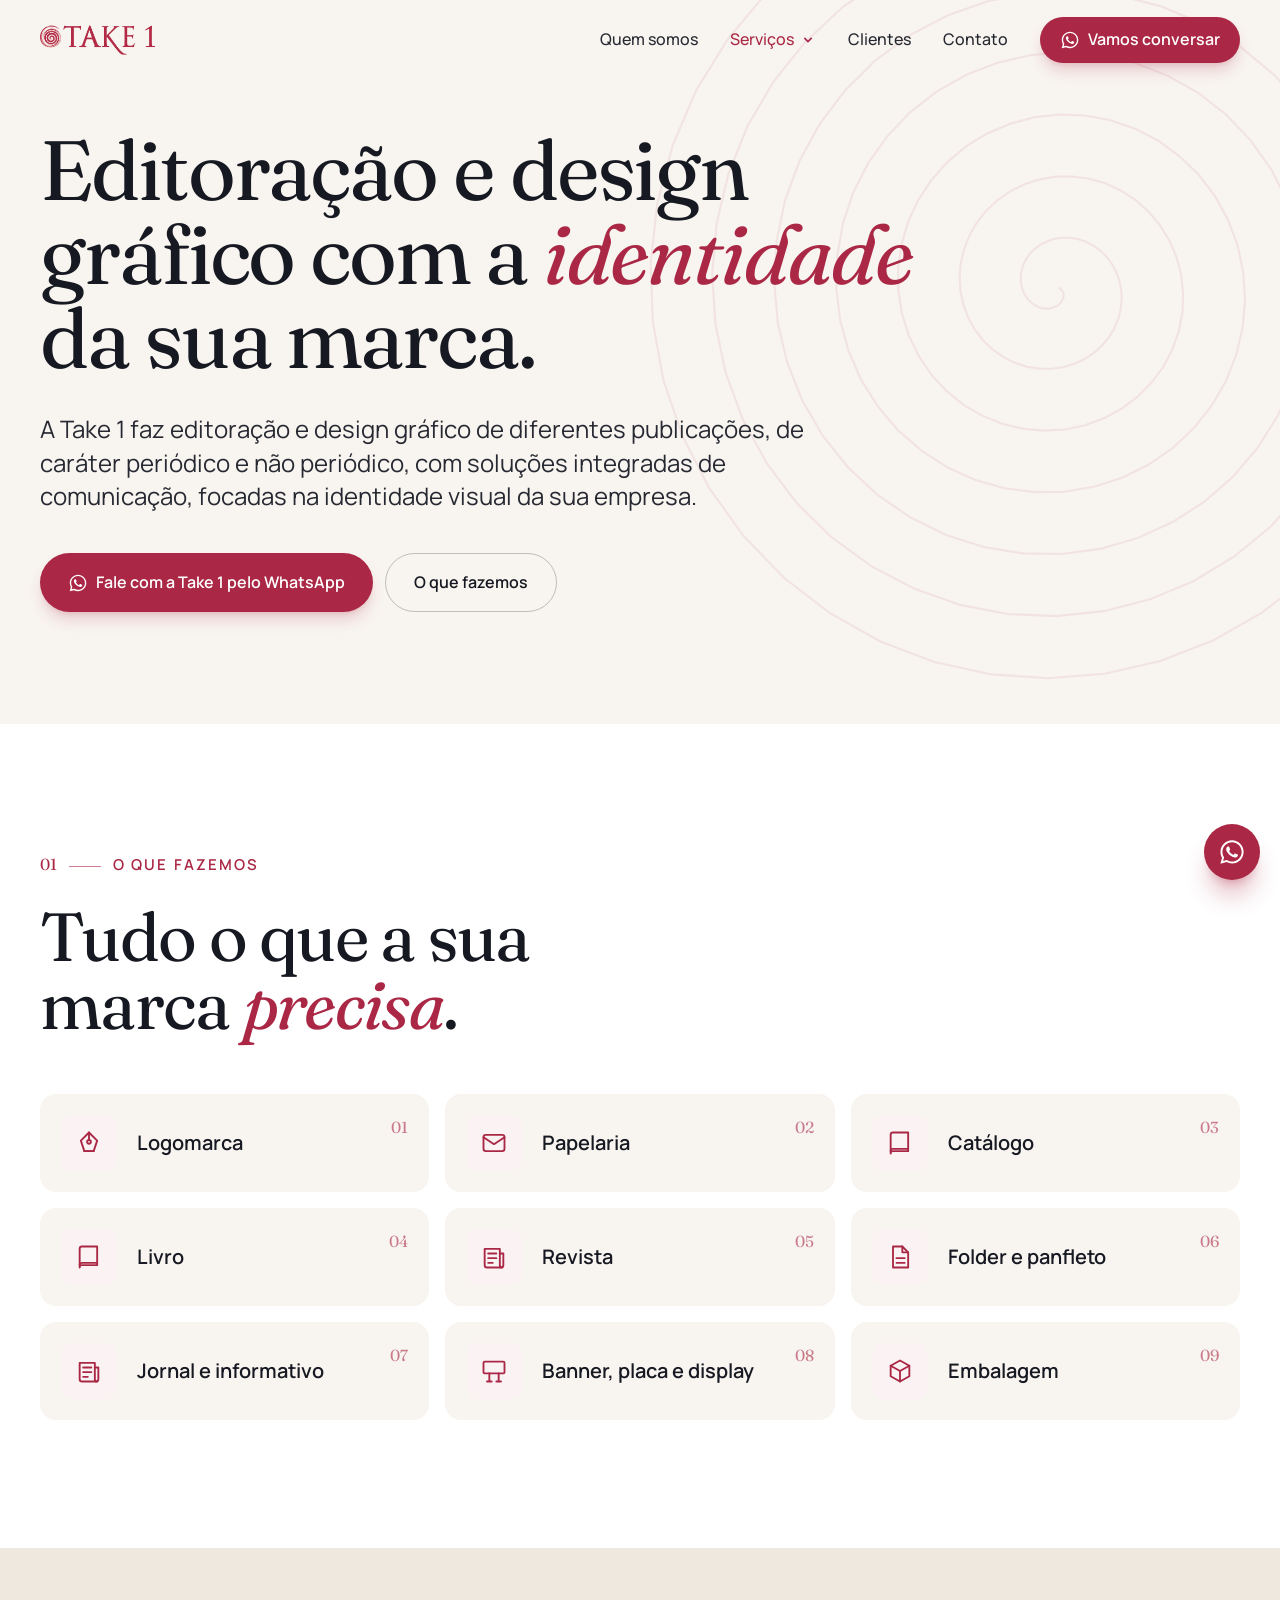
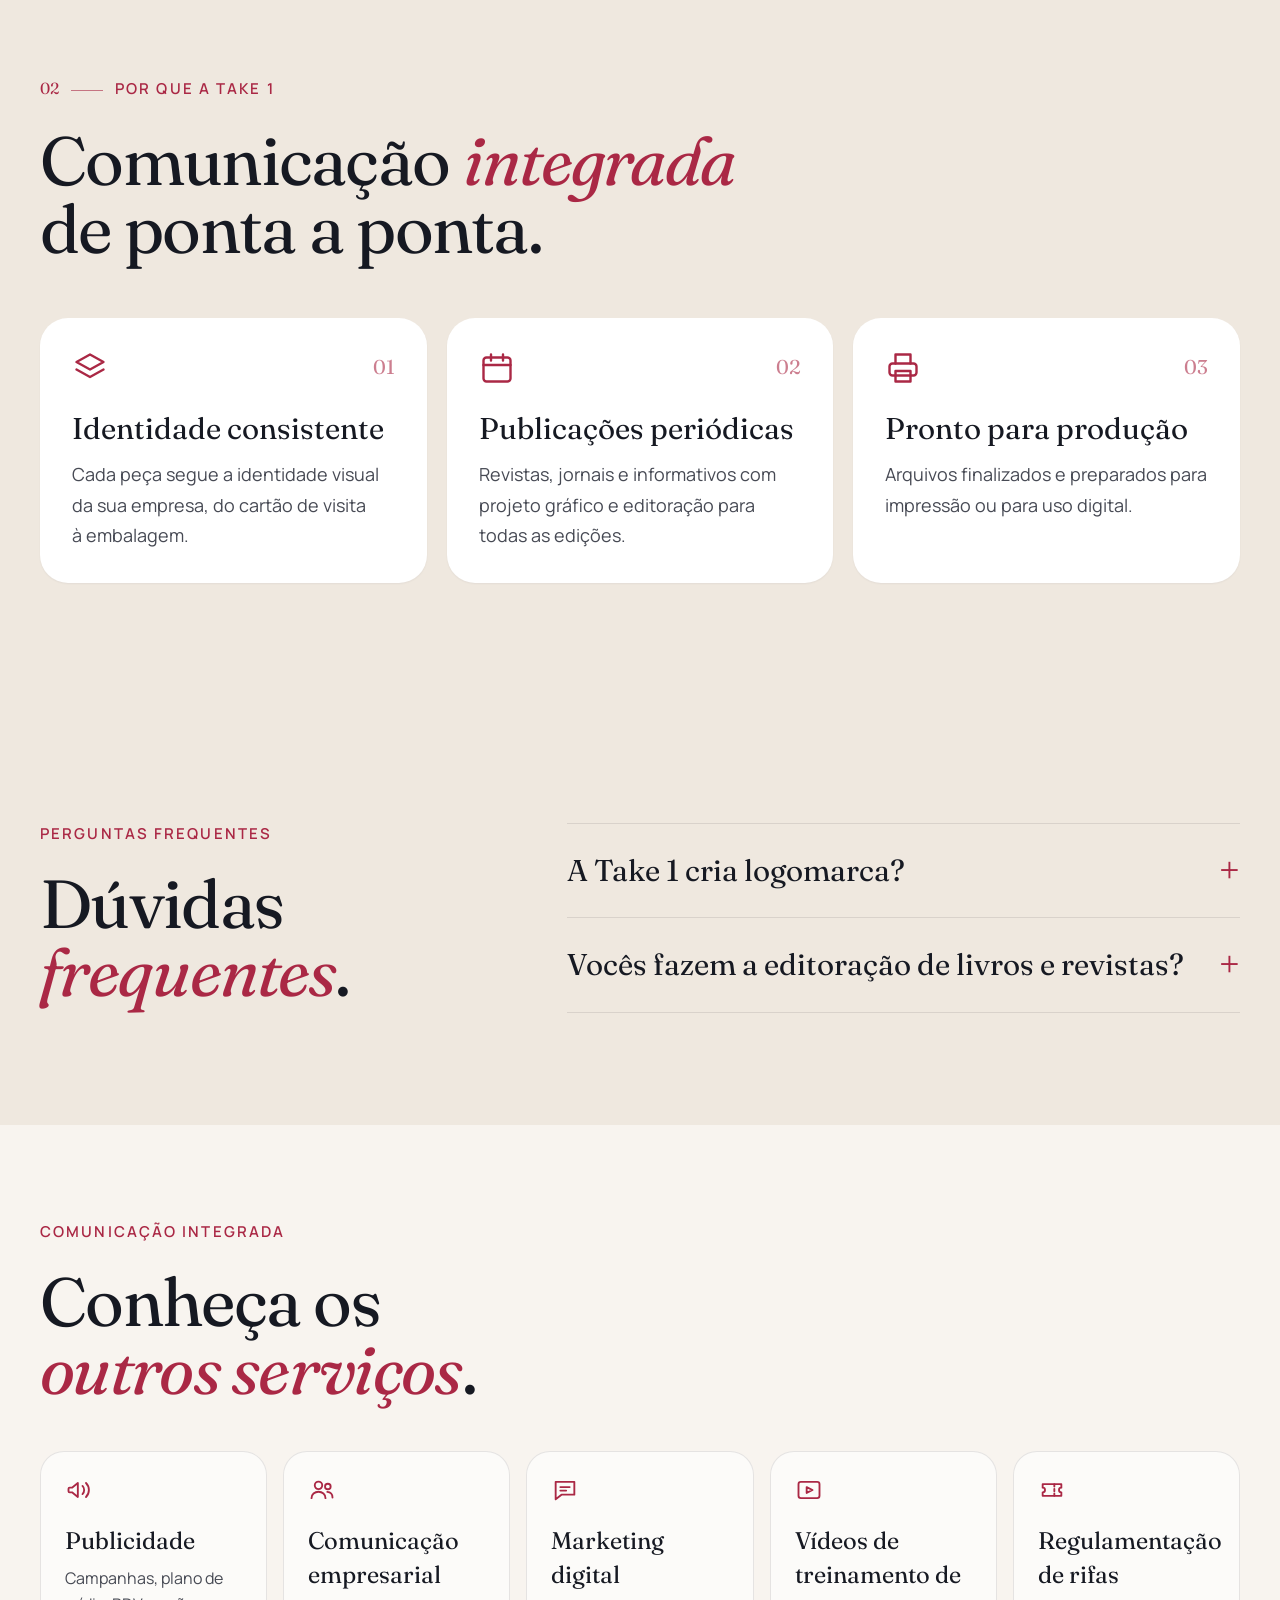
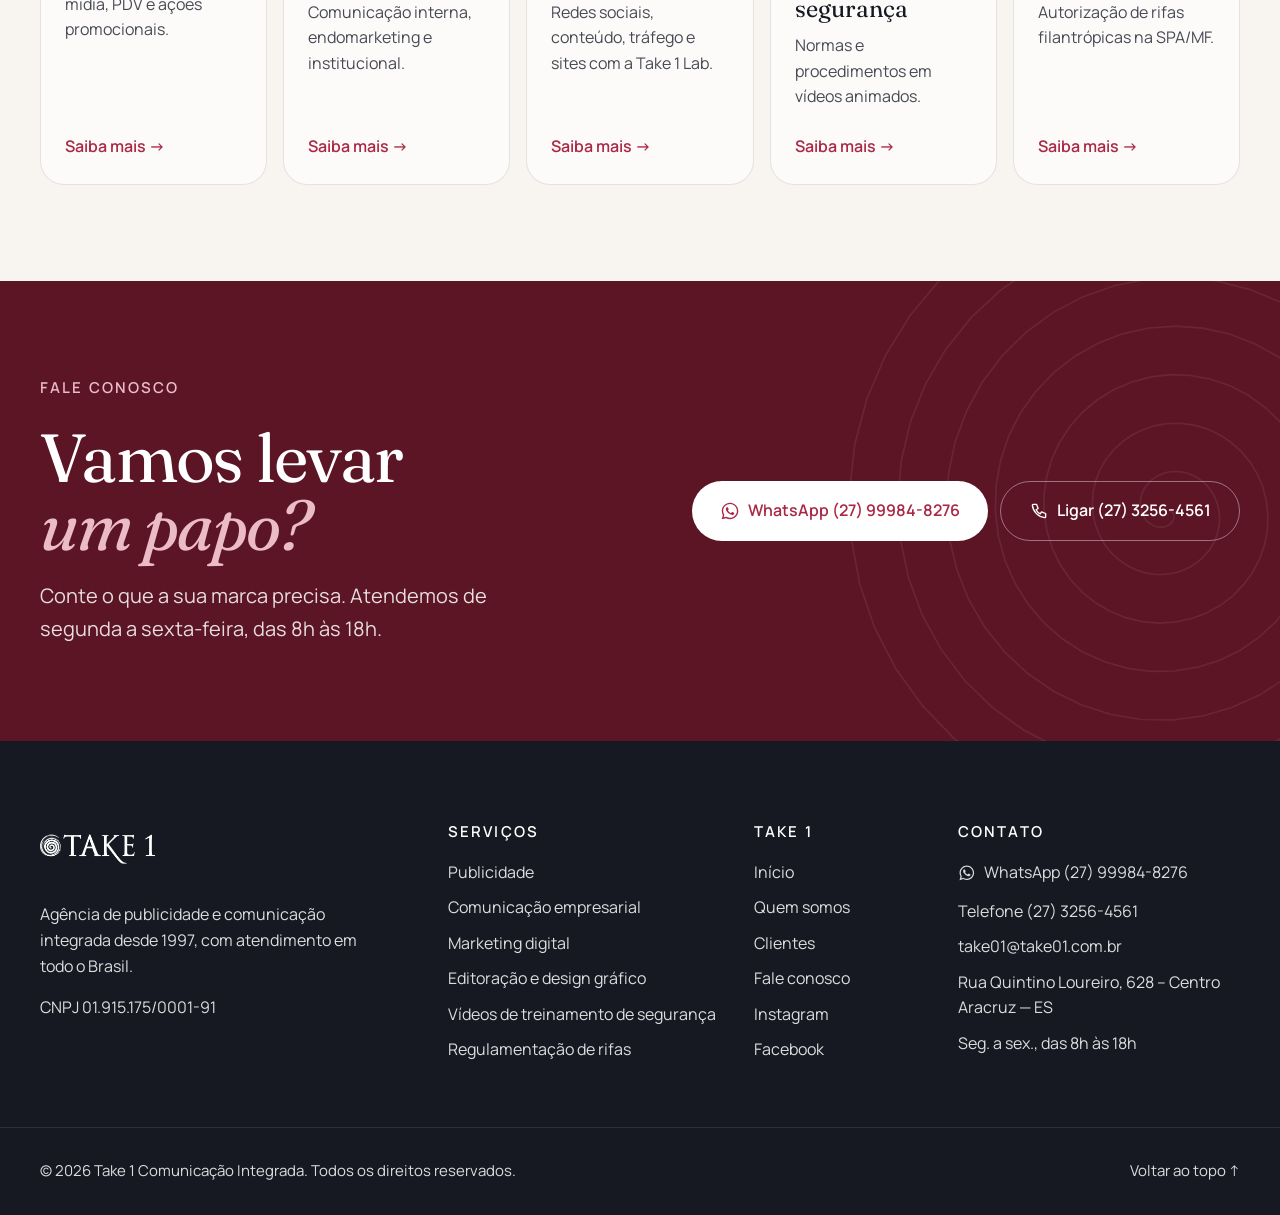
<file: design-grafico/index.html>
<!DOCTYPE html>
<html lang="pt-BR">
<head>
  <meta charset="UTF-8">
  <meta name="viewport" content="width=device-width, initial-scale=1">
  <script>document.documentElement.classList.add('js')</script>

  <title>Editoração e Design Gráfico | Logomarca, Catálogo e Revista | Take 1</title>
  <meta name="description" content="Criação de logomarca, papelaria, catálogos, livros, revistas, jornais, folders, banners e embalagens com a identidade visual da sua empresa.">
  <link rel="canonical" href="https://www.take01.com.br/design-grafico/">
  <meta name="robots" content="index, follow, max-image-preview:large">
  <meta name="theme-color" content="#aa2845">

  <meta property="og:type" content="website">
  <meta property="og:locale" content="pt_BR">
  <meta property="og:site_name" content="Take 1 Comunicação">
  <meta property="og:title" content="Editoração e Design Gráfico | Logomarca, Catálogo e Revista | Take 1">
  <meta property="og:description" content="Criação de logomarca, papelaria, catálogos, livros, revistas, jornais, folders, banners e embalagens com a identidade visual da sua empresa.">
  <meta property="og:url" content="https://www.take01.com.br/design-grafico/">
  <meta property="og:image" content="https://www.take01.com.br/assets/img/logo-take1.png">
  <meta name="twitter:card" content="summary">

  <link rel="icon" type="image/png" href="../assets/img/favicon.png">
  <link rel="apple-touch-icon" href="../assets/img/favicon.png">
  <link rel="preconnect" href="https://fonts.googleapis.com">
  <link rel="preconnect" href="https://fonts.gstatic.com" crossorigin>
  <link href="https://fonts.googleapis.com/css2?family=Fraunces:ital,opsz,wght@0,9..144,400;0,9..144,500;1,9..144,400;1,9..144,500&family=Manrope:wght@400;500;600;700&display=swap" rel="stylesheet">
  <link rel="stylesheet" href="../assets/css/style.css">

<script type="application/ld+json">
{
  "@context": "https://schema.org",
  "@graph": [
    {
      "@type": [
        "AdvertisingAgency",
        "LocalBusiness"
      ],
      "@id": "https://www.take01.com.br/#empresa",
      "name": "Take 1 Comunicação Integrada",
      "legalName": "Take 1 Publicidade Propaganda e Marketing Ltda",
      "taxID": "01.915.175/0001-91",
      "alternateName": [
        "Take 1 Comunicação",
        "Take01",
        "Take 1 Lab"
      ],
      "url": "https://www.take01.com.br/",
      "logo": "https://www.take01.com.br/assets/img/logo-take1.png",
      "image": "https://www.take01.com.br/assets/img/logo-take1.png",
      "foundingDate": "1997",
      "description": "Agência de publicidade e comunicação integrada com atendimento em todo o Brasil.",
      "telephone": "+55-27-3256-4561",
      "email": "take01@take01.com.br",
      "address": {
        "@type": "PostalAddress",
        "streetAddress": "Rua Quintino Loureiro, 628 – Centro",
        "addressLocality": "Aracruz",
        "addressRegion": "ES",
        "addressCountry": "BR"
      },
      "areaServed": {
        "@type": "Country",
        "name": "Brasil"
      },
      "openingHoursSpecification": {
        "@type": "OpeningHoursSpecification",
        "dayOfWeek": [
          "Monday",
          "Tuesday",
          "Wednesday",
          "Thursday",
          "Friday"
        ],
        "opens": "08:00",
        "closes": "18:00"
      },
      "sameAs": [
        "https://www.instagram.com/take1comunicacao/",
        "https://www.facebook.com/Take1Agencia/"
      ]
    },
    {
      "@type": "WebPage",
      "@id": "https://www.take01.com.br/design-grafico/",
      "url": "https://www.take01.com.br/design-grafico/",
      "name": "Editoração e Design Gráfico | Logomarca, Catálogo e Revista | Take 1",
      "description": "Criação de logomarca, papelaria, catálogos, livros, revistas, jornais, folders, banners e embalagens com a identidade visual da sua empresa.",
      "inLanguage": "pt-BR",
      "isPartOf": {
        "@type": "WebSite",
        "url": "https://www.take01.com.br/",
        "name": "Take 1 Comunicação"
      }
    },
    {
      "@type": "BreadcrumbList",
      "itemListElement": [
        {
          "@type": "ListItem",
          "position": 1,
          "name": "Início",
          "item": "https://www.take01.com.br/"
        },
        {
          "@type": "ListItem",
          "position": 2,
          "name": "Editoração e design gráfico",
          "item": "https://www.take01.com.br/design-grafico/"
        }
      ]
    },
    {
      "@type": "Service",
      "name": "Editoração e design gráfico",
      "description": "Criação de logomarca, papelaria, catálogos, livros, revistas, jornais, folders, banners e embalagens com a identidade visual da sua empresa.",
      "url": "https://www.take01.com.br/design-grafico/",
      "provider": {
        "@id": "https://www.take01.com.br/#empresa"
      },
      "areaServed": {
        "@type": "Country",
        "name": "Brasil"
      }
    },
    {
      "@type": "FAQPage",
      "mainEntity": [
        {
          "@type": "Question",
          "name": "A Take 1 cria logomarca?",
          "acceptedAnswer": {
            "@type": "Answer",
            "text": "Sim. Criamos a logomarca e a papelaria da sua empresa e aplicamos a identidade visual em todos os materiais."
          }
        },
        {
          "@type": "Question",
          "name": "Vocês fazem a editoração de livros e revistas?",
          "acceptedAnswer": {
            "@type": "Answer",
            "text": "Sim. Fazemos a editoração e o projeto gráfico de publicações periódicas e não periódicas, como livros, revistas, jornais, informativos e catálogos."
          }
        }
      ]
    }
  ]
}
</script>
</head>
<body id="topo">
  <a href="#conteudo" class="sr-only focus:not-sr-only focus:fixed focus:left-4 focus:top-4 focus:z-[100] focus:rounded-full focus:bg-vinho focus:px-5 focus:py-3 focus:text-white">Pular para o conteúdo</a>

  <header class="fixed inset-x-0 top-0 z-50 transition-all duration-300" data-header>
    <div class="container-site flex h-20 items-center justify-between gap-6">
      <a href="../" class="shrink-0" aria-label="Take 1 Comunicação — página inicial">
        <img src="../assets/img/logo-take1.png" alt="Take 1 Comunicação Integrada" width="222" height="108" class="h-12 w-auto sm:h-14">
      </a>

      <nav id="menu" aria-label="Menu principal"
           class="fixed inset-x-0 top-20 hidden max-h-[calc(100vh-5rem)] flex-col gap-1 overflow-y-auto border-t border-tinta/10 bg-marfim px-4 pb-8 pt-4 shadow-xl lg:static lg:flex lg:max-h-none lg:flex-row lg:items-center lg:gap-8 lg:overflow-visible lg:border-0 lg:bg-transparent lg:p-0 lg:shadow-none">
        <ul class="flex flex-col lg:flex-row lg:items-center lg:gap-8">
          <li><a href="../quem-somos/" class="nav-link block py-3 lg:py-2">Quem somos</a></li>
          <li class="group relative">
            <button type="button" class="nav-link flex w-full items-center justify-between gap-1.5 py-3 lg:w-auto lg:py-2 text-vinho" aria-haspopup="true">
              Serviços
              <svg viewBox="0 0 20 20" class="h-4 w-4 transition group-hover:rotate-180 group-focus-within:rotate-180" fill="currentColor" aria-hidden="true"><path d="M5.3 7.3a1 1 0 0 1 1.4 0L10 10.6l3.3-3.3a1 1 0 1 1 1.4 1.4l-4 4a1 1 0 0 1-1.4 0l-4-4a1 1 0 0 1 0-1.4Z"/></svg>
            </button>
            <ul class="mb-2 border-l border-tinta/10 pl-3 lg:invisible lg:absolute lg:left-1/2 lg:top-full lg:mb-0 lg:w-80 lg:-translate-x-1/2 lg:translate-y-2 lg:rounded-2xl lg:border lg:border-tinta/10 lg:bg-white lg:p-2 lg:opacity-0 lg:shadow-2xl lg:shadow-tinta/10 lg:transition lg:duration-200 lg:group-hover:visible lg:group-hover:translate-y-0 lg:group-hover:opacity-100 lg:group-focus-within:visible lg:group-focus-within:translate-y-0 lg:group-focus-within:opacity-100">
              <li><a href="../publicidade/" class="block rounded-xl px-3 py-2.5 transition hover:bg-vinho-50">
                <span class="block text-sm font-semibold text-tinta">Publicidade</span>
                <span class="hidden text-xs text-nevoa lg:block">Campanhas, plano de mídia, PDV e ações promocionais.</span></a></li>
              <li><a href="../comunicacao-empresarial/" class="block rounded-xl px-3 py-2.5 transition hover:bg-vinho-50">
                <span class="block text-sm font-semibold text-tinta">Comunicação empresarial</span>
                <span class="hidden text-xs text-nevoa lg:block">Comunicação interna, endomarketing e institucional.</span></a></li>
              <li><a href="../marketing-digital/" class="block rounded-xl px-3 py-2.5 transition hover:bg-vinho-50">
                <span class="block text-sm font-semibold text-tinta">Marketing digital</span>
                <span class="hidden text-xs text-nevoa lg:block">Redes sociais, conteúdo, tráfego e sites com a Take 1 Lab.</span></a></li>
              <li><a href="../design-grafico/" class="block rounded-xl px-3 py-2.5 transition hover:bg-vinho-50" aria-current="page">
                <span class="block text-sm font-semibold text-tinta">Editoração e design gráfico</span>
                <span class="hidden text-xs text-nevoa lg:block">Identidade visual, catálogos, revistas e embalagens.</span></a></li>
              <li><a href="../videos-de-treinamento/" class="block rounded-xl px-3 py-2.5 transition hover:bg-vinho-50">
                <span class="block text-sm font-semibold text-tinta">Vídeos de treinamento de segurança</span>
                <span class="hidden text-xs text-nevoa lg:block">Normas e procedimentos em vídeos animados.</span></a></li>
              <li><a href="../regulamentacao-de-rifas/" class="block rounded-xl px-3 py-2.5 transition hover:bg-vinho-50">
                <span class="block text-sm font-semibold text-tinta">Regulamentação de rifas</span>
                <span class="hidden text-xs text-nevoa lg:block">Autorização de rifas filantrópicas na SPA/MF.</span></a></li>
            </ul>
          </li>
          <li><a href="../clientes/" class="nav-link block py-3 lg:py-2">Clientes</a></li>
          <li><a href="../fale-conosco/" class="nav-link block py-3 lg:py-2">Contato</a></li>
        </ul>
        <a href="https://wa.me/5527999848276?text=Ol%C3%A1%21%20Vim%20pelo%20site%20da%20Take%201." target="_blank" rel="noopener" class="btn-primario mt-4 lg:mt-0 lg:px-5 lg:py-2.5"><svg viewBox="0 0 24 24" class="h-5 w-5" aria-hidden="true"><path fill="currentColor" d="M12.04 2C6.58 2 2.13 6.45 2.13 11.91c0 1.75.46 3.45 1.32 4.95L2.05 22l5.25-1.38a9.9 9.9 0 0 0 4.74 1.21c5.46 0 9.91-4.45 9.91-9.91S17.5 2 12.04 2Zm0 18.15c-1.48 0-2.93-.4-4.2-1.15l-.3-.18-3.12.82.83-3.04-.2-.31a8.2 8.2 0 0 1-1.26-4.38c0-4.54 3.7-8.24 8.25-8.24 4.54 0 8.24 3.7 8.24 8.24 0 4.55-3.7 8.24-8.24 8.24Zm4.52-6.16c-.25-.12-1.47-.72-1.69-.81-.23-.08-.39-.12-.56.13-.16.24-.64.8-.78.97-.15.16-.29.18-.54.06-.25-.12-1.05-.39-1.99-1.23-.74-.66-1.23-1.47-1.38-1.72-.14-.25-.01-.38.11-.5.11-.11.25-.29.37-.43.13-.15.17-.25.25-.41.08-.17.04-.31-.02-.43-.06-.13-.56-1.34-.76-1.84-.2-.48-.41-.42-.56-.42h-.48c-.17 0-.43.06-.66.31-.22.25-.86.85-.86 2.07 0 1.22.89 2.4 1.01 2.56.12.17 1.75 2.67 4.23 3.74.59.26 1.05.41 1.41.52.59.19 1.13.16 1.56.1.48-.07 1.47-.6 1.67-1.18.21-.58.21-1.07.15-1.18-.06-.1-.23-.16-.48-.28Z"/></svg>Vamos conversar</a>
      </nav>

      <button type="button" class="relative flex h-12 w-12 items-center justify-center rounded-full bg-vinho shadow-lg shadow-vinho/25 lg:hidden"
              aria-controls="menu" aria-expanded="false" aria-label="Abrir menu" data-menu-toggle>
        <span class="absolute h-0.5 w-5 -translate-y-1 rounded-full bg-white transition" data-bar-1></span>
        <span class="absolute h-0.5 w-5 translate-y-1 rounded-full bg-white transition" data-bar-2></span>
      </button>
    </div>
  </header>

  <main id="conteudo">
    <section class="relative overflow-hidden pb-20 pt-28 lg:pb-28 lg:pt-32" aria-labelledby="pagina-titulo">
      <img src="../assets/img/espiral.svg" alt="" aria-hidden="true"
           class="pointer-events-none absolute -right-56 -top-40 w-[44rem] max-w-none animate-girar opacity-[0.08] lg:w-[56rem]">
      <div class="container-site relative">
        <div class="grid items-center gap-14 lg:grid-cols-12 lg:gap-16">
          <div class="min-w-0 lg:col-span-10">
            
            <h1 id="pagina-titulo" class="revelar text-[2.5rem] font-normal leading-[1.08] tracking-tight sm:text-6xl lg:text-7xl">Editoração e design gráfico com a <em>identidade</em> da sua marca.</h1>
            <p class="revelar lead mt-8 max-w-3xl">A Take 1 faz editoração e design gráfico de diferentes publicações, de caráter periódico e não periódico, com soluções integradas de comunicação, focadas na identidade visual da sua empresa.</p>
            <div class="revelar mt-10 flex flex-col gap-3 sm:flex-row">
              <a href="https://wa.me/5527999848276?text=Ol%C3%A1%21%20Vim%20pelo%20site%20da%20Take%201%20e%20quero%20falar%20sobre%20design%20gr%C3%A1fico." target="_blank" rel="noopener" class="btn-primario"><svg viewBox="0 0 24 24" class="h-5 w-5" aria-hidden="true"><path fill="currentColor" d="M12.04 2C6.58 2 2.13 6.45 2.13 11.91c0 1.75.46 3.45 1.32 4.95L2.05 22l5.25-1.38a9.9 9.9 0 0 0 4.74 1.21c5.46 0 9.91-4.45 9.91-9.91S17.5 2 12.04 2Zm0 18.15c-1.48 0-2.93-.4-4.2-1.15l-.3-.18-3.12.82.83-3.04-.2-.31a8.2 8.2 0 0 1-1.26-4.38c0-4.54 3.7-8.24 8.25-8.24 4.54 0 8.24 3.7 8.24 8.24 0 4.55-3.7 8.24-8.24 8.24Zm4.52-6.16c-.25-.12-1.47-.72-1.69-.81-.23-.08-.39-.12-.56.13-.16.24-.64.8-.78.97-.15.16-.29.18-.54.06-.25-.12-1.05-.39-1.99-1.23-.74-.66-1.23-1.47-1.38-1.72-.14-.25-.01-.38.11-.5.11-.11.25-.29.37-.43.13-.15.17-.25.25-.41.08-.17.04-.31-.02-.43-.06-.13-.56-1.34-.76-1.84-.2-.48-.41-.42-.56-.42h-.48c-.17 0-.43.06-.66.31-.22.25-.86.85-.86 2.07 0 1.22.89 2.4 1.01 2.56.12.17 1.75 2.67 4.23 3.74.59.26 1.05.41 1.41.52.59.19 1.13.16 1.56.1.48-.07 1.47-.6 1.67-1.18.21-.58.21-1.07.15-1.18-.06-.1-.23-.16-.48-.28Z"/></svg>Fale com a Take 1 pelo WhatsApp</a>
              <a href="#o-que-fazemos" class="btn-contorno">O que fazemos</a>
            </div>
          </div>
          
        </div>
      </div>
    </section>

    <section id="o-que-fazemos" class="bg-white py-24 lg:py-32" aria-labelledby="itens-titulo">
      <div class="container-site">
        <div class="mb-14 grid gap-8 lg:grid-cols-12 lg:items-end lg:gap-16">
          <div class="lg:col-span-7">
            <p class="eyebrow"><span class="cena">01</span>O que fazemos</p>
            <h2 id="itens-titulo" class="titulo-secao revelar">Tudo o que a sua marca <em>precisa</em>.</h2>
          </div>
          
        </div>
        <ul class="grid gap-4 sm:grid-cols-2 lg:grid-cols-3">
          <li class="revelar flex items-center gap-5 rounded-2xl border border-transparent bg-marfim p-5 transition duration-300 hover:-translate-y-0.5 hover:border-vinho/20 hover:shadow-lg hover:shadow-tinta/5">
            <span class="flex h-14 w-14 shrink-0 items-center justify-center rounded-xl bg-vinho-50"><svg viewBox="0 0 24 24" class="h-7 w-7 text-vinho" fill="none" stroke="currentColor" stroke-width="1.6" stroke-linecap="round" stroke-linejoin="round" aria-hidden="true"><path d="M12 3 5 10l3 9h8l3-9-7-7Z"/><circle cx="12" cy="11" r="1.6"/><path d="M12 3v6.4M8 19h8"/></svg></span>
            <span class="min-w-0 flex-1 text-lg font-semibold leading-snug text-tinta">Logomarca</span>
            <span class="self-start font-display text-sm tabular-nums text-vinho/60">01</span>
          </li>
          <li class="revelar flex items-center gap-5 rounded-2xl border border-transparent bg-marfim p-5 transition duration-300 hover:-translate-y-0.5 hover:border-vinho/20 hover:shadow-lg hover:shadow-tinta/5">
            <span class="flex h-14 w-14 shrink-0 items-center justify-center rounded-xl bg-vinho-50"><svg viewBox="0 0 24 24" class="h-7 w-7 text-vinho" fill="none" stroke="currentColor" stroke-width="1.6" stroke-linecap="round" stroke-linejoin="round" aria-hidden="true"><rect x="3" y="5" width="18" height="14" rx="2"/><path d="m3 7 9 6 9-6"/></svg></span>
            <span class="min-w-0 flex-1 text-lg font-semibold leading-snug text-tinta">Papelaria</span>
            <span class="self-start font-display text-sm tabular-nums text-vinho/60">02</span>
          </li>
          <li class="revelar flex items-center gap-5 rounded-2xl border border-transparent bg-marfim p-5 transition duration-300 hover:-translate-y-0.5 hover:border-vinho/20 hover:shadow-lg hover:shadow-tinta/5">
            <span class="flex h-14 w-14 shrink-0 items-center justify-center rounded-xl bg-vinho-50"><svg viewBox="0 0 24 24" class="h-7 w-7 text-vinho" fill="none" stroke="currentColor" stroke-width="1.6" stroke-linecap="round" stroke-linejoin="round" aria-hidden="true"><path d="M4 5a2 2 0 0 1 2-2h13v16H6a2 2 0 0 0-2 2V5Z"/><path d="M4 19a2 2 0 0 1 2-2h13"/></svg></span>
            <span class="min-w-0 flex-1 text-lg font-semibold leading-snug text-tinta">Catálogo</span>
            <span class="self-start font-display text-sm tabular-nums text-vinho/60">03</span>
          </li>
          <li class="revelar flex items-center gap-5 rounded-2xl border border-transparent bg-marfim p-5 transition duration-300 hover:-translate-y-0.5 hover:border-vinho/20 hover:shadow-lg hover:shadow-tinta/5">
            <span class="flex h-14 w-14 shrink-0 items-center justify-center rounded-xl bg-vinho-50"><svg viewBox="0 0 24 24" class="h-7 w-7 text-vinho" fill="none" stroke="currentColor" stroke-width="1.6" stroke-linecap="round" stroke-linejoin="round" aria-hidden="true"><path d="M4 5a2 2 0 0 1 2-2h13v16H6a2 2 0 0 0-2 2V5Z"/><path d="M4 19a2 2 0 0 1 2-2h13"/></svg></span>
            <span class="min-w-0 flex-1 text-lg font-semibold leading-snug text-tinta">Livro</span>
            <span class="self-start font-display text-sm tabular-nums text-vinho/60">04</span>
          </li>
          <li class="revelar flex items-center gap-5 rounded-2xl border border-transparent bg-marfim p-5 transition duration-300 hover:-translate-y-0.5 hover:border-vinho/20 hover:shadow-lg hover:shadow-tinta/5">
            <span class="flex h-14 w-14 shrink-0 items-center justify-center rounded-xl bg-vinho-50"><svg viewBox="0 0 24 24" class="h-7 w-7 text-vinho" fill="none" stroke="currentColor" stroke-width="1.6" stroke-linecap="round" stroke-linejoin="round" aria-hidden="true"><path d="M4 5h13v14a2 2 0 0 0 2 2H6a2 2 0 0 1-2-2V5Z"/><path d="M17 9h3v10a2 2 0 0 1-2 2M7 9h7M7 13h7M7 17h4"/></svg></span>
            <span class="min-w-0 flex-1 text-lg font-semibold leading-snug text-tinta">Revista</span>
            <span class="self-start font-display text-sm tabular-nums text-vinho/60">05</span>
          </li>
          <li class="revelar flex items-center gap-5 rounded-2xl border border-transparent bg-marfim p-5 transition duration-300 hover:-translate-y-0.5 hover:border-vinho/20 hover:shadow-lg hover:shadow-tinta/5">
            <span class="flex h-14 w-14 shrink-0 items-center justify-center rounded-xl bg-vinho-50"><svg viewBox="0 0 24 24" class="h-7 w-7 text-vinho" fill="none" stroke="currentColor" stroke-width="1.6" stroke-linecap="round" stroke-linejoin="round" aria-hidden="true"><path d="M6 3h8l5 5v13H6z"/><path d="M14 3v5h5M9 13h7M9 17h7"/></svg></span>
            <span class="min-w-0 flex-1 text-lg font-semibold leading-snug text-tinta">Folder e panfleto</span>
            <span class="self-start font-display text-sm tabular-nums text-vinho/60">06</span>
          </li>
          <li class="revelar flex items-center gap-5 rounded-2xl border border-transparent bg-marfim p-5 transition duration-300 hover:-translate-y-0.5 hover:border-vinho/20 hover:shadow-lg hover:shadow-tinta/5">
            <span class="flex h-14 w-14 shrink-0 items-center justify-center rounded-xl bg-vinho-50"><svg viewBox="0 0 24 24" class="h-7 w-7 text-vinho" fill="none" stroke="currentColor" stroke-width="1.6" stroke-linecap="round" stroke-linejoin="round" aria-hidden="true"><path d="M4 5h13v14a2 2 0 0 0 2 2H6a2 2 0 0 1-2-2V5Z"/><path d="M17 9h3v10a2 2 0 0 1-2 2M7 9h7M7 13h7M7 17h4"/></svg></span>
            <span class="min-w-0 flex-1 text-lg font-semibold leading-snug text-tinta">Jornal e informativo</span>
            <span class="self-start font-display text-sm tabular-nums text-vinho/60">07</span>
          </li>
          <li class="revelar flex items-center gap-5 rounded-2xl border border-transparent bg-marfim p-5 transition duration-300 hover:-translate-y-0.5 hover:border-vinho/20 hover:shadow-lg hover:shadow-tinta/5">
            <span class="flex h-14 w-14 shrink-0 items-center justify-center rounded-xl bg-vinho-50"><svg viewBox="0 0 24 24" class="h-7 w-7 text-vinho" fill="none" stroke="currentColor" stroke-width="1.6" stroke-linecap="round" stroke-linejoin="round" aria-hidden="true"><rect x="3" y="4" width="18" height="10" rx="1"/><path d="M8 14v7M16 14v7M6 21h4M14 21h4"/></svg></span>
            <span class="min-w-0 flex-1 text-lg font-semibold leading-snug text-tinta">Banner, placa e display</span>
            <span class="self-start font-display text-sm tabular-nums text-vinho/60">08</span>
          </li>
          <li class="revelar flex items-center gap-5 rounded-2xl border border-transparent bg-marfim p-5 transition duration-300 hover:-translate-y-0.5 hover:border-vinho/20 hover:shadow-lg hover:shadow-tinta/5">
            <span class="flex h-14 w-14 shrink-0 items-center justify-center rounded-xl bg-vinho-50"><svg viewBox="0 0 24 24" class="h-7 w-7 text-vinho" fill="none" stroke="currentColor" stroke-width="1.6" stroke-linecap="round" stroke-linejoin="round" aria-hidden="true"><path d="m12 3 8 4.5v9L12 21l-8-4.5v-9L12 3Z"/><path d="m4 7.5 8 4.5 8-4.5M12 12v9"/></svg></span>
            <span class="min-w-0 flex-1 text-lg font-semibold leading-snug text-tinta">Embalagem</span>
            <span class="self-start font-display text-sm tabular-nums text-vinho/60">09</span>
          </li>
        </ul>
      </div>
    </section>

    <section class="bg-areia py-24 lg:py-32" aria-labelledby="pilares-titulo">
      <div class="container-site">
        <p class="eyebrow"><span class="cena">02</span>Por que a Take 1</p>
        <h2 id="pilares-titulo" class="titulo-secao revelar max-w-3xl">Comunicação <em>integrada</em> de ponta a ponta.</h2>
        <ul class="mt-14 grid gap-5 md:grid-cols-3">
          <li class="revelar flex flex-col rounded-[1.75rem] bg-white p-8 shadow-sm shadow-tinta/5">
            <span class="flex items-start justify-between gap-4"><svg viewBox="0 0 24 24" class="h-9 w-9 text-vinho" fill="none" stroke="currentColor" stroke-width="1.6" stroke-linecap="round" stroke-linejoin="round" aria-hidden="true"><path d="m12 3 9 5-9 5-9-5 9-5Z"/><path d="m3 13 9 5 9-5"/></svg><span class="font-display text-lg text-vinho/60">01</span></span>
            <h3 class="mt-6 text-2xl">Identidade consistente</h3>
            <p class="mt-3 text-nevoa">Cada peça segue a identidade visual da sua empresa, do cartão de visita à embalagem.</p>
          </li>
          <li class="revelar flex flex-col rounded-[1.75rem] bg-white p-8 shadow-sm shadow-tinta/5">
            <span class="flex items-start justify-between gap-4"><svg viewBox="0 0 24 24" class="h-9 w-9 text-vinho" fill="none" stroke="currentColor" stroke-width="1.6" stroke-linecap="round" stroke-linejoin="round" aria-hidden="true"><rect x="3" y="5" width="18" height="16" rx="2"/><path d="M3 10h18M8 3v4M16 3v4"/></svg><span class="font-display text-lg text-vinho/60">02</span></span>
            <h3 class="mt-6 text-2xl">Publicações periódicas</h3>
            <p class="mt-3 text-nevoa">Revistas, jornais e informativos com projeto gráfico e editoração para todas as edições.</p>
          </li>
          <li class="revelar flex flex-col rounded-[1.75rem] bg-white p-8 shadow-sm shadow-tinta/5">
            <span class="flex items-start justify-between gap-4"><svg viewBox="0 0 24 24" class="h-9 w-9 text-vinho" fill="none" stroke="currentColor" stroke-width="1.6" stroke-linecap="round" stroke-linejoin="round" aria-hidden="true"><path d="M7 9V3h10v6"/><rect x="3" y="9" width="18" height="8" rx="2"/><path d="M7 14h10v7H7z"/></svg><span class="font-display text-lg text-vinho/60">03</span></span>
            <h3 class="mt-6 text-2xl">Pronto para produção</h3>
            <p class="mt-3 text-nevoa">Arquivos finalizados e preparados para impressão ou para uso digital.</p>
          </li>
        </ul>
      </div>
    </section>

    <section class="bg-areia py-24 lg:py-28" aria-labelledby="faq-titulo">
      <div class="container-site grid gap-12 lg:grid-cols-12 lg:gap-16">
        <div class="lg:col-span-5">
          <p class="eyebrow">Perguntas frequentes</p>
          <h2 id="faq-titulo" class="titulo-secao revelar">Dúvidas <em>frequentes</em>.</h2>
        </div>
        <div class="divide-y divide-tinta/10 border-y border-tinta/10 lg:col-span-7">
          <details class="faq-item revelar">
            <summary>A Take 1 cria logomarca?</summary>
            <p class="pb-6 leading-relaxed">Sim. Criamos a logomarca e a papelaria da sua empresa e aplicamos a identidade visual em todos os materiais.</p>
          </details>
          <details class="faq-item revelar">
            <summary>Vocês fazem a editoração de livros e revistas?</summary>
            <p class="pb-6 leading-relaxed">Sim. Fazemos a editoração e o projeto gráfico de publicações periódicas e não periódicas, como livros, revistas, jornais, informativos e catálogos.</p>
          </details>
        </div>
      </div>
    </section>

    <section class="py-20 lg:py-24" aria-labelledby="outros-titulo">
      <div class="container-site">
        <p class="eyebrow">Comunicação integrada</p>
        <h2 id="outros-titulo" class="titulo-secao revelar max-w-2xl">Conheça os <em>outros serviços</em>.</h2>
        <ul class="mt-12 grid gap-4 sm:grid-cols-2 lg:grid-cols-5">
          <li><a href="../publicidade/" class="group flex h-full flex-col justify-between gap-6 rounded-3xl border border-tinta/10 bg-white/60 p-6 transition hover:-translate-y-0.5 hover:border-vinho/40 hover:bg-white">
            <span><svg viewBox="0 0 24 24" class="h-7 w-7 text-vinho" fill="none" stroke="currentColor" stroke-width="1.6" stroke-linecap="round" stroke-linejoin="round" aria-hidden="true"><path d="M3 11v2a1 1 0 0 0 1 1h2l5 4V6L6 10H4a1 1 0 0 0-1 1Z"/><path d="M15 8.5a5 5 0 0 1 0 7M18 6a8.5 8.5 0 0 1 0 12"/></svg><span class="mt-5 block font-display text-xl text-tinta">Publicidade</span><span class="mt-2 block text-sm text-nevoa">Campanhas, plano de mídia, PDV e ações promocionais.</span></span>
            <span class="text-sm font-semibold text-vinho">Saiba mais <span aria-hidden="true" class="inline-block transition group-hover:translate-x-1">→</span></span></a></li>
          <li><a href="../comunicacao-empresarial/" class="group flex h-full flex-col justify-between gap-6 rounded-3xl border border-tinta/10 bg-white/60 p-6 transition hover:-translate-y-0.5 hover:border-vinho/40 hover:bg-white">
            <span><svg viewBox="0 0 24 24" class="h-7 w-7 text-vinho" fill="none" stroke="currentColor" stroke-width="1.6" stroke-linecap="round" stroke-linejoin="round" aria-hidden="true"><circle cx="9" cy="8" r="3.2"/><path d="M3 19c0-3.3 2.7-5.5 6-5.5s6 2.2 6 5.5"/><circle cx="17" cy="9" r="2.4"/><path d="M16.5 13.6c2.6.2 4.5 2 4.5 4.9"/></svg><span class="mt-5 block font-display text-xl text-tinta">Comunicação empresarial</span><span class="mt-2 block text-sm text-nevoa">Comunicação interna, endomarketing e institucional.</span></span>
            <span class="text-sm font-semibold text-vinho">Saiba mais <span aria-hidden="true" class="inline-block transition group-hover:translate-x-1">→</span></span></a></li>
          <li><a href="../marketing-digital/" class="group flex h-full flex-col justify-between gap-6 rounded-3xl border border-tinta/10 bg-white/60 p-6 transition hover:-translate-y-0.5 hover:border-vinho/40 hover:bg-white">
            <span><svg viewBox="0 0 24 24" class="h-7 w-7 text-vinho" fill="none" stroke="currentColor" stroke-width="1.6" stroke-linecap="round" stroke-linejoin="round" aria-hidden="true"><path d="M4 5h16v11H9l-5 4V5Z"/><path d="M8 9.5h8M8 12.5h5"/></svg><span class="mt-5 block font-display text-xl text-tinta">Marketing digital</span><span class="mt-2 block text-sm text-nevoa">Redes sociais, conteúdo, tráfego e sites com a Take 1 Lab.</span></span>
            <span class="text-sm font-semibold text-vinho">Saiba mais <span aria-hidden="true" class="inline-block transition group-hover:translate-x-1">→</span></span></a></li>
          <li><a href="../videos-de-treinamento/" class="group flex h-full flex-col justify-between gap-6 rounded-3xl border border-tinta/10 bg-white/60 p-6 transition hover:-translate-y-0.5 hover:border-vinho/40 hover:bg-white">
            <span><svg viewBox="0 0 24 24" class="h-7 w-7 text-vinho" fill="none" stroke="currentColor" stroke-width="1.6" stroke-linecap="round" stroke-linejoin="round" aria-hidden="true"><rect x="3" y="5" width="18" height="14" rx="2"/><path d="m10 9.5 5 2.5-5 2.5v-5Z"/></svg><span class="mt-5 block font-display text-xl text-tinta">Vídeos de treinamento de segurança</span><span class="mt-2 block text-sm text-nevoa">Normas e procedimentos em vídeos animados.</span></span>
            <span class="text-sm font-semibold text-vinho">Saiba mais <span aria-hidden="true" class="inline-block transition group-hover:translate-x-1">→</span></span></a></li>
          <li><a href="../regulamentacao-de-rifas/" class="group flex h-full flex-col justify-between gap-6 rounded-3xl border border-tinta/10 bg-white/60 p-6 transition hover:-translate-y-0.5 hover:border-vinho/40 hover:bg-white">
            <span><svg viewBox="0 0 24 24" class="h-7 w-7 text-vinho" fill="none" stroke="currentColor" stroke-width="1.6" stroke-linecap="round" stroke-linejoin="round" aria-hidden="true"><path d="M4 7h16v3a2 2 0 0 0 0 4v3H4v-3a2 2 0 0 0 0-4V7Z"/><path d="M14 7v10" stroke-dasharray="2 2"/></svg><span class="mt-5 block font-display text-xl text-tinta">Regulamentação de rifas</span><span class="mt-2 block text-sm text-nevoa">Autorização de rifas filantrópicas na SPA/MF.</span></span>
            <span class="text-sm font-semibold text-vinho">Saiba mais <span aria-hidden="true" class="inline-block transition group-hover:translate-x-1">→</span></span></a></li>
        </ul>
      </div>
    </section>

    <section class="relative overflow-hidden bg-vinho-800 py-20 text-white lg:py-24" aria-labelledby="cta-titulo">
      <img src="../assets/img/espiral-clara.svg" alt="" aria-hidden="true"
           class="pointer-events-none absolute -right-60 top-1/2 w-[44rem] max-w-none -translate-y-1/2 opacity-[0.07]">
      <div class="container-site relative grid items-center gap-10 lg:grid-cols-12">
        <div class="lg:col-span-6">
          <p class="eyebrow text-vinho-200">Fale conosco</p>
          <h2 id="cta-titulo" class="revelar text-4xl font-normal leading-none tracking-tight text-white sm:text-5xl lg:text-6xl">
            Vamos levar <em class="text-vinho-200">um papo?</em>
          </h2>
          <p class="revelar mt-5 max-w-md text-lg text-white/85">Conte o que a sua marca precisa. Atendemos de segunda a sexta-feira, das 8h às 18h.</p>
        </div>
        <div class="revelar flex flex-col gap-3 sm:flex-row lg:col-span-6 lg:justify-end">
          <a href="https://wa.me/5527999848276?text=Ol%C3%A1%21%20Vim%20pelo%20site%20da%20Take%201%20e%20quero%20falar%20sobre%20design%20gr%C3%A1fico." target="_blank" rel="noopener" class="btn-claro"><svg viewBox="0 0 24 24" class="h-5 w-5" aria-hidden="true"><path fill="currentColor" d="M12.04 2C6.58 2 2.13 6.45 2.13 11.91c0 1.75.46 3.45 1.32 4.95L2.05 22l5.25-1.38a9.9 9.9 0 0 0 4.74 1.21c5.46 0 9.91-4.45 9.91-9.91S17.5 2 12.04 2Zm0 18.15c-1.48 0-2.93-.4-4.2-1.15l-.3-.18-3.12.82.83-3.04-.2-.31a8.2 8.2 0 0 1-1.26-4.38c0-4.54 3.7-8.24 8.25-8.24 4.54 0 8.24 3.7 8.24 8.24 0 4.55-3.7 8.24-8.24 8.24Zm4.52-6.16c-.25-.12-1.47-.72-1.69-.81-.23-.08-.39-.12-.56.13-.16.24-.64.8-.78.97-.15.16-.29.18-.54.06-.25-.12-1.05-.39-1.99-1.23-.74-.66-1.23-1.47-1.38-1.72-.14-.25-.01-.38.11-.5.11-.11.25-.29.37-.43.13-.15.17-.25.25-.41.08-.17.04-.31-.02-.43-.06-.13-.56-1.34-.76-1.84-.2-.48-.41-.42-.56-.42h-.48c-.17 0-.43.06-.66.31-.22.25-.86.85-.86 2.07 0 1.22.89 2.4 1.01 2.56.12.17 1.75 2.67 4.23 3.74.59.26 1.05.41 1.41.52.59.19 1.13.16 1.56.1.48-.07 1.47-.6 1.67-1.18.21-.58.21-1.07.15-1.18-.06-.1-.23-.16-.48-.28Z"/></svg>WhatsApp (27) 99984-8276</a>
          <a href="tel:+552732564561" class="btn-vazado"><svg viewBox="0 0 24 24" class="h-5 w-5" fill="none" stroke="currentColor" stroke-width="1.6" stroke-linecap="round" stroke-linejoin="round" aria-hidden="true"><path d="M5 4h4l2 5-2.5 1.5a11 11 0 0 0 5 5L15 13l5 2v4a1 1 0 0 1-1 1A17 17 0 0 1 4 5a1 1 0 0 1 1-1Z"/></svg>Ligar (27) 3256-4561</a>
        </div>
      </div>
    </section>
  </main>

  <footer class="bg-tinta pt-20 text-sm text-white/85">
    <div class="container-site grid grid-cols-2 gap-x-6 gap-y-12 pb-16 lg:grid-cols-12">
      <div class="col-span-2 lg:col-span-4">
        <img src="../assets/img/logo-take1.png" alt="Take 1 Comunicação Integrada" width="222" height="108" class="logo-claro h-14 w-auto" loading="lazy">
        <p class="mt-6 max-w-xs leading-relaxed">Agência de publicidade e comunicação integrada desde 1997, com atendimento em todo o Brasil.</p>
        <p class="mt-4">CNPJ 01.915.175/0001-91</p>
      </div>
      <nav class="lg:col-span-3" aria-label="Serviços">
        <p class="mb-4 text-xs font-semibold uppercase tracking-eyebrow text-white">Serviços</p>
        <ul class="space-y-2.5">
          <li><a href="../publicidade/" class="hover:text-white">Publicidade</a></li>
          <li><a href="../comunicacao-empresarial/" class="hover:text-white">Comunicação empresarial</a></li>
          <li><a href="../marketing-digital/" class="hover:text-white">Marketing digital</a></li>
          <li><a href="../design-grafico/" class="hover:text-white">Editoração e design gráfico</a></li>
          <li><a href="../videos-de-treinamento/" class="hover:text-white">Vídeos de treinamento de segurança</a></li>
          <li><a href="../regulamentacao-de-rifas/" class="hover:text-white">Regulamentação de rifas</a></li>
        </ul>
      </nav>
      <nav class="lg:col-span-2" aria-label="Institucional">
        <p class="mb-4 text-xs font-semibold uppercase tracking-eyebrow text-white">Take 1</p>
        <ul class="space-y-2.5">
          <li><a href="../" class="hover:text-white">Início</a></li>
          <li><a href="../quem-somos/" class="hover:text-white">Quem somos</a></li>
          <li><a href="../clientes/" class="hover:text-white">Clientes</a></li>
          <li><a href="../fale-conosco/" class="hover:text-white">Fale conosco</a></li>
          <li><a href="https://www.instagram.com/take1comunicacao/" target="_blank" rel="noopener" class="hover:text-white">Instagram</a></li>
          <li><a href="https://www.facebook.com/Take1Agencia/" target="_blank" rel="noopener" class="hover:text-white">Facebook</a></li>
        </ul>
      </nav>
      <div class="col-span-2 lg:col-span-3">
        <p class="mb-4 text-xs font-semibold uppercase tracking-eyebrow text-white">Contato</p>
        <ul class="space-y-2.5">
          <li><a href="https://wa.me/5527999848276" target="_blank" rel="noopener" class="inline-flex items-center gap-2 hover:text-white"><svg viewBox="0 0 24 24" class="h-[1.1rem] w-[1.1rem] shrink-0" aria-hidden="true"><path fill="currentColor" d="M12.04 2C6.58 2 2.13 6.45 2.13 11.91c0 1.75.46 3.45 1.32 4.95L2.05 22l5.25-1.38a9.9 9.9 0 0 0 4.74 1.21c5.46 0 9.91-4.45 9.91-9.91S17.5 2 12.04 2Zm0 18.15c-1.48 0-2.93-.4-4.2-1.15l-.3-.18-3.12.82.83-3.04-.2-.31a8.2 8.2 0 0 1-1.26-4.38c0-4.54 3.7-8.24 8.25-8.24 4.54 0 8.24 3.7 8.24 8.24 0 4.55-3.7 8.24-8.24 8.24Zm4.52-6.16c-.25-.12-1.47-.72-1.69-.81-.23-.08-.39-.12-.56.13-.16.24-.64.8-.78.97-.15.16-.29.18-.54.06-.25-.12-1.05-.39-1.99-1.23-.74-.66-1.23-1.47-1.38-1.72-.14-.25-.01-.38.11-.5.11-.11.25-.29.37-.43.13-.15.17-.25.25-.41.08-.17.04-.31-.02-.43-.06-.13-.56-1.34-.76-1.84-.2-.48-.41-.42-.56-.42h-.48c-.17 0-.43.06-.66.31-.22.25-.86.85-.86 2.07 0 1.22.89 2.4 1.01 2.56.12.17 1.75 2.67 4.23 3.74.59.26 1.05.41 1.41.52.59.19 1.13.16 1.56.1.48-.07 1.47-.6 1.67-1.18.21-.58.21-1.07.15-1.18-.06-.1-.23-.16-.48-.28Z"/></svg>WhatsApp (27) 99984-8276</a></li>
          <li><a href="tel:+552732564561" class="hover:text-white">Telefone (27) 3256-4561</a></li>
          <li><a href="mailto:take01@take01.com.br" class="hover:text-white">take01@take01.com.br</a></li>
          <li>Rua Quintino Loureiro, 628 – Centro<br>Aracruz — ES</li>
          <li>Seg. a sex., das 8h às 18h</li>
        </ul>
      </div>
    </div>
    <div class="container-site flex flex-col gap-3 border-t border-white/10 py-8 text-xs sm:flex-row sm:items-center sm:justify-between">
      <p>© <span data-ano>2026</span> Take 1 Comunicação Integrada. Todos os direitos reservados.</p>
      <a href="#topo" class="hover:text-white">Voltar ao topo ↑</a>
    </div>
  </footer>

  <a href="https://wa.me/5527999848276" target="_blank" rel="noopener" aria-label="Conversar pelo WhatsApp"
     class="fixed bottom-5 right-5 z-40 flex h-14 w-14 items-center justify-center rounded-full bg-vinho text-white shadow-xl shadow-vinho/30 transition hover:scale-105 hover:bg-vinho-600">
    <svg viewBox="0 0 24 24" class="h-7 w-7" aria-hidden="true"><path fill="currentColor" d="M12.04 2C6.58 2 2.13 6.45 2.13 11.91c0 1.75.46 3.45 1.32 4.95L2.05 22l5.25-1.38a9.9 9.9 0 0 0 4.74 1.21c5.46 0 9.91-4.45 9.91-9.91S17.5 2 12.04 2Zm0 18.15c-1.48 0-2.93-.4-4.2-1.15l-.3-.18-3.12.82.83-3.04-.2-.31a8.2 8.2 0 0 1-1.26-4.38c0-4.54 3.7-8.24 8.25-8.24 4.54 0 8.24 3.7 8.24 8.24 0 4.55-3.7 8.24-8.24 8.24Zm4.52-6.16c-.25-.12-1.47-.72-1.69-.81-.23-.08-.39-.12-.56.13-.16.24-.64.8-.78.97-.15.16-.29.18-.54.06-.25-.12-1.05-.39-1.99-1.23-.74-.66-1.23-1.47-1.38-1.72-.14-.25-.01-.38.11-.5.11-.11.25-.29.37-.43.13-.15.17-.25.25-.41.08-.17.04-.31-.02-.43-.06-.13-.56-1.34-.76-1.84-.2-.48-.41-.42-.56-.42h-.48c-.17 0-.43.06-.66.31-.22.25-.86.85-.86 2.07 0 1.22.89 2.4 1.01 2.56.12.17 1.75 2.67 4.23 3.74.59.26 1.05.41 1.41.52.59.19 1.13.16 1.56.1.48-.07 1.47-.6 1.67-1.18.21-.58.21-1.07.15-1.18-.06-.1-.23-.16-.48-.28Z"/></svg>
  </a>

  <script src="../assets/js/main.js" defer></script>
</body>
</html>
</file>
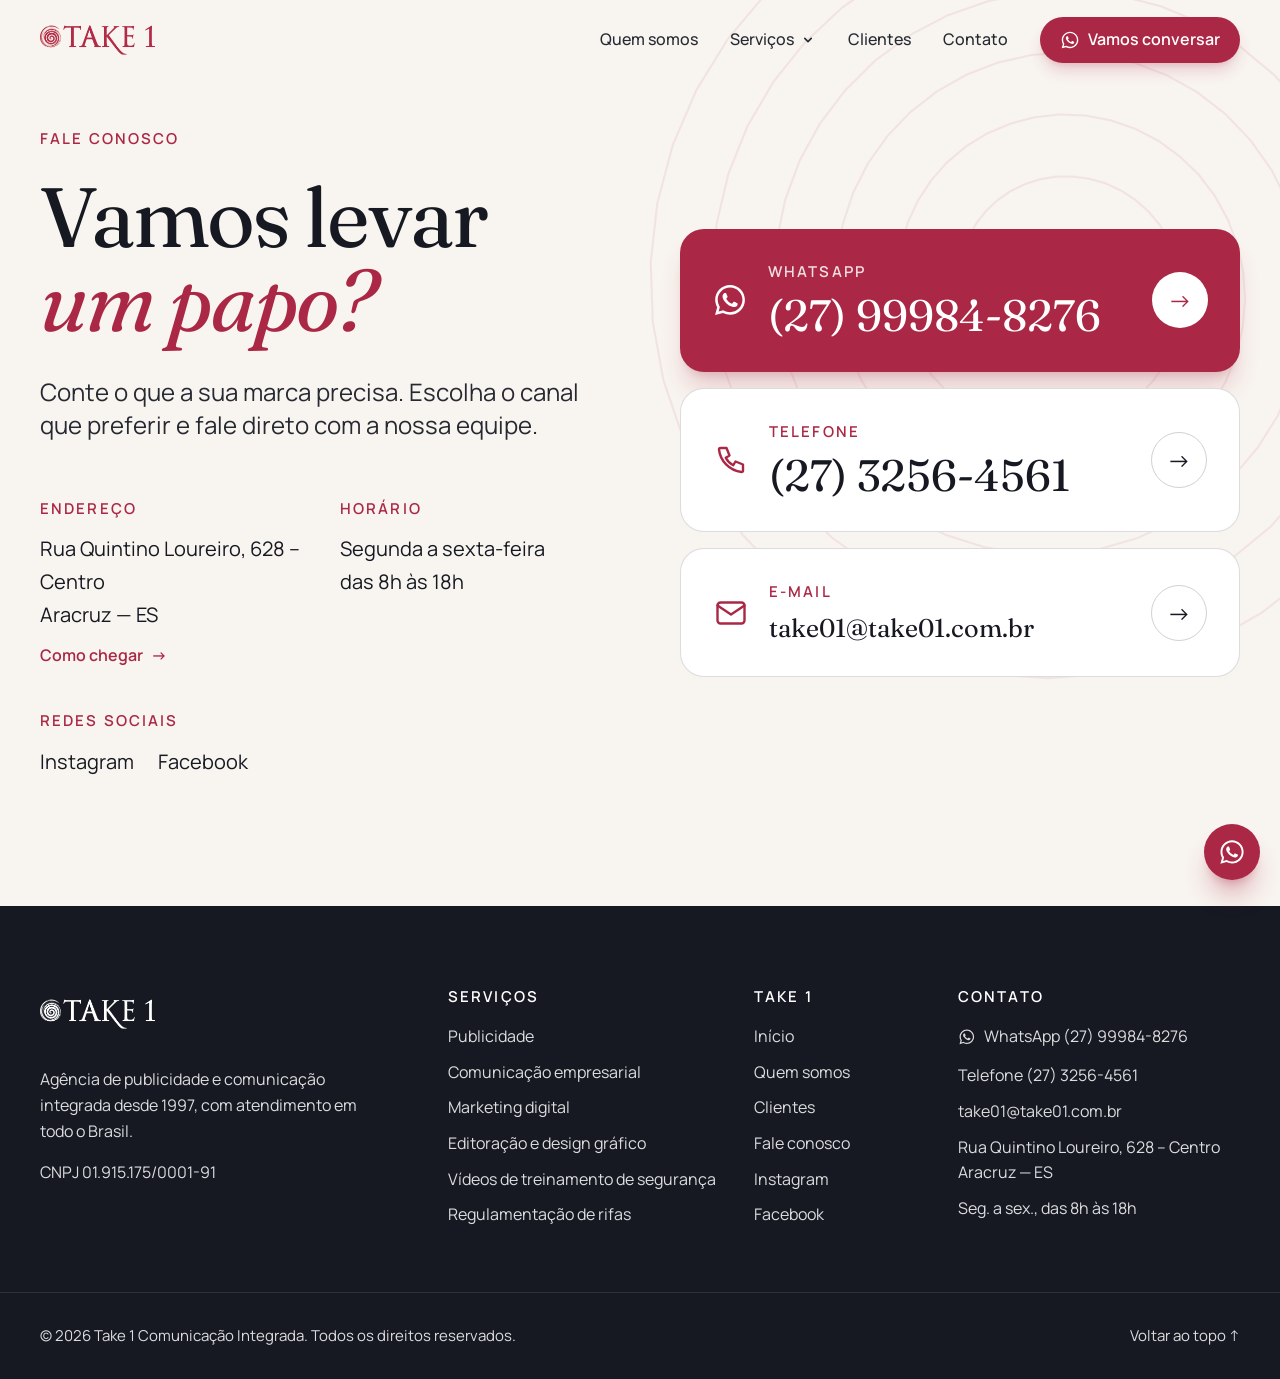
<file: fale-conosco/index.html>
<!DOCTYPE html>
<html lang="pt-BR">
<head>
  <meta charset="UTF-8">
  <meta name="viewport" content="width=device-width, initial-scale=1">
  <script>document.documentElement.classList.add('js')</script>

  <title>Fale Conosco | Take 1 Comunicação</title>
  <meta name="description" content="Fale com a Take 1 pelo WhatsApp (27) 99984-8276, telefone (27) 3256-4561 ou e-mail. Atendimento de segunda a sexta-feira, das 8h às 18h.">
  <link rel="canonical" href="https://www.take01.com.br/fale-conosco/">
  <meta name="robots" content="index, follow, max-image-preview:large">
  <meta name="theme-color" content="#aa2845">

  <meta property="og:type" content="website">
  <meta property="og:locale" content="pt_BR">
  <meta property="og:site_name" content="Take 1 Comunicação">
  <meta property="og:title" content="Fale Conosco | Take 1 Comunicação">
  <meta property="og:description" content="Fale com a Take 1 pelo WhatsApp (27) 99984-8276, telefone (27) 3256-4561 ou e-mail. Atendimento de segunda a sexta-feira, das 8h às 18h.">
  <meta property="og:url" content="https://www.take01.com.br/fale-conosco/">
  <meta property="og:image" content="https://www.take01.com.br/assets/img/logo-take1.png">
  <meta name="twitter:card" content="summary">

  <link rel="icon" type="image/png" href="../assets/img/favicon.png">
  <link rel="apple-touch-icon" href="../assets/img/favicon.png">
  <link rel="preconnect" href="https://fonts.googleapis.com">
  <link rel="preconnect" href="https://fonts.gstatic.com" crossorigin>
  <link href="https://fonts.googleapis.com/css2?family=Fraunces:ital,opsz,wght@0,9..144,400;0,9..144,500;1,9..144,400;1,9..144,500&family=Manrope:wght@400;500;600;700&display=swap" rel="stylesheet">
  <link rel="stylesheet" href="../assets/css/style.css">

<script type="application/ld+json">
{
  "@context": "https://schema.org",
  "@graph": [
    {
      "@type": [
        "AdvertisingAgency",
        "LocalBusiness"
      ],
      "@id": "https://www.take01.com.br/#empresa",
      "name": "Take 1 Comunicação Integrada",
      "legalName": "Take 1 Publicidade Propaganda e Marketing Ltda",
      "taxID": "01.915.175/0001-91",
      "alternateName": [
        "Take 1 Comunicação",
        "Take01",
        "Take 1 Lab"
      ],
      "url": "https://www.take01.com.br/",
      "logo": "https://www.take01.com.br/assets/img/logo-take1.png",
      "image": "https://www.take01.com.br/assets/img/logo-take1.png",
      "foundingDate": "1997",
      "description": "Agência de publicidade e comunicação integrada com atendimento em todo o Brasil.",
      "telephone": "+55-27-3256-4561",
      "email": "take01@take01.com.br",
      "address": {
        "@type": "PostalAddress",
        "streetAddress": "Rua Quintino Loureiro, 628 – Centro",
        "addressLocality": "Aracruz",
        "addressRegion": "ES",
        "addressCountry": "BR"
      },
      "areaServed": {
        "@type": "Country",
        "name": "Brasil"
      },
      "openingHoursSpecification": {
        "@type": "OpeningHoursSpecification",
        "dayOfWeek": [
          "Monday",
          "Tuesday",
          "Wednesday",
          "Thursday",
          "Friday"
        ],
        "opens": "08:00",
        "closes": "18:00"
      },
      "sameAs": [
        "https://www.instagram.com/take1comunicacao/",
        "https://www.facebook.com/Take1Agencia/"
      ]
    },
    {
      "@type": "WebPage",
      "@id": "https://www.take01.com.br/fale-conosco/",
      "url": "https://www.take01.com.br/fale-conosco/",
      "name": "Fale Conosco | Take 1 Comunicação",
      "description": "Fale com a Take 1 pelo WhatsApp (27) 99984-8276, telefone (27) 3256-4561 ou e-mail. Atendimento de segunda a sexta-feira, das 8h às 18h.",
      "inLanguage": "pt-BR",
      "isPartOf": {
        "@type": "WebSite",
        "url": "https://www.take01.com.br/",
        "name": "Take 1 Comunicação"
      }
    },
    {
      "@type": "BreadcrumbList",
      "itemListElement": [
        {
          "@type": "ListItem",
          "position": 1,
          "name": "Início",
          "item": "https://www.take01.com.br/"
        },
        {
          "@type": "ListItem",
          "position": 2,
          "name": "Fale conosco",
          "item": "https://www.take01.com.br/fale-conosco/"
        }
      ]
    }
  ]
}
</script>
</head>
<body id="topo">
  <a href="#conteudo" class="sr-only focus:not-sr-only focus:fixed focus:left-4 focus:top-4 focus:z-[100] focus:rounded-full focus:bg-vinho focus:px-5 focus:py-3 focus:text-white">Pular para o conteúdo</a>

  <header class="fixed inset-x-0 top-0 z-50 transition-all duration-300" data-header>
    <div class="container-site flex h-20 items-center justify-between gap-6">
      <a href="../" class="shrink-0" aria-label="Take 1 Comunicação — página inicial">
        <img src="../assets/img/logo-take1.png" alt="Take 1 Comunicação Integrada" width="222" height="108" class="h-12 w-auto sm:h-14">
      </a>

      <nav id="menu" aria-label="Menu principal"
           class="fixed inset-x-0 top-20 hidden max-h-[calc(100vh-5rem)] flex-col gap-1 overflow-y-auto border-t border-tinta/10 bg-marfim px-4 pb-8 pt-4 shadow-xl lg:static lg:flex lg:max-h-none lg:flex-row lg:items-center lg:gap-8 lg:overflow-visible lg:border-0 lg:bg-transparent lg:p-0 lg:shadow-none">
        <ul class="flex flex-col lg:flex-row lg:items-center lg:gap-8">
          <li><a href="../quem-somos/" class="nav-link block py-3 lg:py-2">Quem somos</a></li>
          <li class="group relative">
            <button type="button" class="nav-link flex w-full items-center justify-between gap-1.5 py-3 lg:w-auto lg:py-2" aria-haspopup="true">
              Serviços
              <svg viewBox="0 0 20 20" class="h-4 w-4 transition group-hover:rotate-180 group-focus-within:rotate-180" fill="currentColor" aria-hidden="true"><path d="M5.3 7.3a1 1 0 0 1 1.4 0L10 10.6l3.3-3.3a1 1 0 1 1 1.4 1.4l-4 4a1 1 0 0 1-1.4 0l-4-4a1 1 0 0 1 0-1.4Z"/></svg>
            </button>
            <ul class="mb-2 border-l border-tinta/10 pl-3 lg:invisible lg:absolute lg:left-1/2 lg:top-full lg:mb-0 lg:w-80 lg:-translate-x-1/2 lg:translate-y-2 lg:rounded-2xl lg:border lg:border-tinta/10 lg:bg-white lg:p-2 lg:opacity-0 lg:shadow-2xl lg:shadow-tinta/10 lg:transition lg:duration-200 lg:group-hover:visible lg:group-hover:translate-y-0 lg:group-hover:opacity-100 lg:group-focus-within:visible lg:group-focus-within:translate-y-0 lg:group-focus-within:opacity-100">
              <li><a href="../publicidade/" class="block rounded-xl px-3 py-2.5 transition hover:bg-vinho-50">
                <span class="block text-sm font-semibold text-tinta">Publicidade</span>
                <span class="hidden text-xs text-nevoa lg:block">Campanhas, plano de mídia, PDV e ações promocionais.</span></a></li>
              <li><a href="../comunicacao-empresarial/" class="block rounded-xl px-3 py-2.5 transition hover:bg-vinho-50">
                <span class="block text-sm font-semibold text-tinta">Comunicação empresarial</span>
                <span class="hidden text-xs text-nevoa lg:block">Comunicação interna, endomarketing e institucional.</span></a></li>
              <li><a href="../marketing-digital/" class="block rounded-xl px-3 py-2.5 transition hover:bg-vinho-50">
                <span class="block text-sm font-semibold text-tinta">Marketing digital</span>
                <span class="hidden text-xs text-nevoa lg:block">Redes sociais, conteúdo, tráfego e sites com a Take 1 Lab.</span></a></li>
              <li><a href="../design-grafico/" class="block rounded-xl px-3 py-2.5 transition hover:bg-vinho-50">
                <span class="block text-sm font-semibold text-tinta">Editoração e design gráfico</span>
                <span class="hidden text-xs text-nevoa lg:block">Identidade visual, catálogos, revistas e embalagens.</span></a></li>
              <li><a href="../videos-de-treinamento/" class="block rounded-xl px-3 py-2.5 transition hover:bg-vinho-50">
                <span class="block text-sm font-semibold text-tinta">Vídeos de treinamento de segurança</span>
                <span class="hidden text-xs text-nevoa lg:block">Normas e procedimentos em vídeos animados.</span></a></li>
              <li><a href="../regulamentacao-de-rifas/" class="block rounded-xl px-3 py-2.5 transition hover:bg-vinho-50">
                <span class="block text-sm font-semibold text-tinta">Regulamentação de rifas</span>
                <span class="hidden text-xs text-nevoa lg:block">Autorização de rifas filantrópicas na SPA/MF.</span></a></li>
            </ul>
          </li>
          <li><a href="../clientes/" class="nav-link block py-3 lg:py-2">Clientes</a></li>
          <li><a href="../fale-conosco/" class="nav-link block py-3 lg:py-2" aria-current="page">Contato</a></li>
        </ul>
        <a href="https://wa.me/5527999848276?text=Ol%C3%A1%21%20Vim%20pelo%20site%20da%20Take%201." target="_blank" rel="noopener" class="btn-primario mt-4 lg:mt-0 lg:px-5 lg:py-2.5"><svg viewBox="0 0 24 24" class="h-5 w-5" aria-hidden="true"><path fill="currentColor" d="M12.04 2C6.58 2 2.13 6.45 2.13 11.91c0 1.75.46 3.45 1.32 4.95L2.05 22l5.25-1.38a9.9 9.9 0 0 0 4.74 1.21c5.46 0 9.91-4.45 9.91-9.91S17.5 2 12.04 2Zm0 18.15c-1.48 0-2.93-.4-4.2-1.15l-.3-.18-3.12.82.83-3.04-.2-.31a8.2 8.2 0 0 1-1.26-4.38c0-4.54 3.7-8.24 8.25-8.24 4.54 0 8.24 3.7 8.24 8.24 0 4.55-3.7 8.24-8.24 8.24Zm4.52-6.16c-.25-.12-1.47-.72-1.69-.81-.23-.08-.39-.12-.56.13-.16.24-.64.8-.78.97-.15.16-.29.18-.54.06-.25-.12-1.05-.39-1.99-1.23-.74-.66-1.23-1.47-1.38-1.72-.14-.25-.01-.38.11-.5.11-.11.25-.29.37-.43.13-.15.17-.25.25-.41.08-.17.04-.31-.02-.43-.06-.13-.56-1.34-.76-1.84-.2-.48-.41-.42-.56-.42h-.48c-.17 0-.43.06-.66.31-.22.25-.86.85-.86 2.07 0 1.22.89 2.4 1.01 2.56.12.17 1.75 2.67 4.23 3.74.59.26 1.05.41 1.41.52.59.19 1.13.16 1.56.1.48-.07 1.47-.6 1.67-1.18.21-.58.21-1.07.15-1.18-.06-.1-.23-.16-.48-.28Z"/></svg>Vamos conversar</a>
      </nav>

      <button type="button" class="relative flex h-12 w-12 items-center justify-center rounded-full bg-vinho shadow-lg shadow-vinho/25 lg:hidden"
              aria-controls="menu" aria-expanded="false" aria-label="Abrir menu" data-menu-toggle>
        <span class="absolute h-0.5 w-5 -translate-y-1 rounded-full bg-white transition" data-bar-1></span>
        <span class="absolute h-0.5 w-5 translate-y-1 rounded-full bg-white transition" data-bar-2></span>
      </button>
    </div>
  </header>

  <main id="conteudo">
    <section class="relative overflow-hidden pb-24 pt-28 lg:pb-32 lg:pt-32" aria-labelledby="pagina-titulo">
      <img src="../assets/img/espiral.svg" alt="" aria-hidden="true"
           class="pointer-events-none absolute -right-56 -top-40 w-[44rem] max-w-none animate-girar opacity-[0.08] lg:w-[56rem]">
      <div class="container-site relative">

        <div class="grid gap-14 lg:grid-cols-12 lg:gap-20">
          <div class="lg:col-span-6">
            <p class="eyebrow">Fale conosco</p>
            <h1 id="pagina-titulo" class="revelar text-[2.5rem] font-normal leading-[1.08] tracking-tight sm:text-6xl lg:text-7xl">
              Vamos levar <em>um papo?</em>
            </h1>
            <p class="revelar lead mt-8 max-w-xl">
              Conte o que a sua marca precisa. Escolha o canal que preferir e fale direto com a nossa equipe.
            </p>

            <dl class="revelar mt-14 grid gap-10 sm:grid-cols-2">
              <div>
                <dt class="text-xs font-semibold uppercase tracking-eyebrow text-vinho">Endereço</dt>
                <dd class="mt-3 text-lg text-tinta">
                  <address class="not-italic">Rua Quintino Loureiro, 628 – Centro<br>Aracruz — ES</address>
                  <a href="https://www.google.com/maps/search/?api=1&amp;query=Rua+Quintino+Loureiro%2C+628%2C+Centro%2C+Aracruz+-+ES" target="_blank" rel="noopener"
                     class="mt-3 inline-flex items-center gap-2 text-sm font-semibold text-vinho hover:underline hover:underline-offset-4">Como chegar <span aria-hidden="true">→</span></a>
                </dd>
              </div>
              <div>
                <dt class="text-xs font-semibold uppercase tracking-eyebrow text-vinho">Horário</dt>
                <dd class="mt-3 text-lg text-tinta">Segunda a sexta-feira<br>das 8h às 18h</dd>
              </div>
              <div class="sm:col-span-2">
                <dt class="text-xs font-semibold uppercase tracking-eyebrow text-vinho">Redes sociais</dt>
                <dd class="mt-3 flex gap-6 text-lg">
                  <a href="https://www.instagram.com/take1comunicacao/" target="_blank" rel="noopener" class="text-tinta hover:text-vinho">Instagram</a>
                  <a href="https://www.facebook.com/Take1Agencia/" target="_blank" rel="noopener" class="text-tinta hover:text-vinho">Facebook</a>
                </dd>
              </div>
            </dl>
          </div>

          <ul class="revelar flex flex-col gap-4 self-center lg:col-span-6" aria-label="Canais de contato">
            <li>
              <a href="https://wa.me/5527999848276?text=Ol%C3%A1%21%20Vim%20pelo%20site%20da%20Take%201." target="_blank" rel="noopener"
                 class="group flex items-center justify-between gap-6 rounded-3xl bg-vinho p-6 text-white sm:p-8 shadow-xl shadow-vinho/20 transition duration-300 hover:-translate-y-0.5 hover:bg-vinho-600">
                <span class="flex min-w-0 items-center gap-5"><svg viewBox="0 0 24 24" class="h-9 w-9 text-white shrink-0" aria-hidden="true"><path fill="currentColor" d="M12.04 2C6.58 2 2.13 6.45 2.13 11.91c0 1.75.46 3.45 1.32 4.95L2.05 22l5.25-1.38a9.9 9.9 0 0 0 4.74 1.21c5.46 0 9.91-4.45 9.91-9.91S17.5 2 12.04 2Zm0 18.15c-1.48 0-2.93-.4-4.2-1.15l-.3-.18-3.12.82.83-3.04-.2-.31a8.2 8.2 0 0 1-1.26-4.38c0-4.54 3.7-8.24 8.25-8.24 4.54 0 8.24 3.7 8.24 8.24 0 4.55-3.7 8.24-8.24 8.24Zm4.52-6.16c-.25-.12-1.47-.72-1.69-.81-.23-.08-.39-.12-.56.13-.16.24-.64.8-.78.97-.15.16-.29.18-.54.06-.25-.12-1.05-.39-1.99-1.23-.74-.66-1.23-1.47-1.38-1.72-.14-.25-.01-.38.11-.5.11-.11.25-.29.37-.43.13-.15.17-.25.25-.41.08-.17.04-.31-.02-.43-.06-.13-.56-1.34-.76-1.84-.2-.48-.41-.42-.56-.42h-.48c-.17 0-.43.06-.66.31-.22.25-.86.85-.86 2.07 0 1.22.89 2.4 1.01 2.56.12.17 1.75 2.67 4.23 3.74.59.26 1.05.41 1.41.52.59.19 1.13.16 1.56.1.48-.07 1.47-.6 1.67-1.18.21-.58.21-1.07.15-1.18-.06-.1-.23-.16-.48-.28Z"/></svg><span>
                  <span class="block text-xs font-semibold uppercase tracking-eyebrow text-white/85">WhatsApp</span>
                  <span class="mt-2 block whitespace-nowrap font-display text-2xl sm:text-4xl">(27) 99984-8276</span>
                </span></span>
                <span aria-hidden="true" class="hidden h-14 w-14 shrink-0 sm:flex items-center justify-center rounded-full bg-white text-xl text-vinho transition group-hover:translate-x-1">→</span>
              </a>
            </li>
            <li>
              <a href="tel:+552732564561"
                 class="group flex items-center justify-between gap-6 rounded-3xl border border-tinta/15 bg-white p-6 sm:p-8 transition duration-300 hover:-translate-y-0.5 hover:border-vinho/40">
                <span class="flex min-w-0 items-center gap-5"><svg viewBox="0 0 24 24" class="h-9 w-9 text-vinho shrink-0" fill="none" stroke="currentColor" stroke-width="1.6" stroke-linecap="round" stroke-linejoin="round" aria-hidden="true"><path d="M5 4h4l2 5-2.5 1.5a11 11 0 0 0 5 5L15 13l5 2v4a1 1 0 0 1-1 1A17 17 0 0 1 4 5a1 1 0 0 1 1-1Z"/></svg><span>
                  <span class="block text-xs font-semibold uppercase tracking-eyebrow text-vinho">Telefone</span>
                  <span class="mt-2 block whitespace-nowrap font-display text-2xl text-tinta sm:text-4xl">(27) 3256-4561</span>
                </span></span>
                <span aria-hidden="true" class="hidden h-14 w-14 shrink-0 sm:flex items-center justify-center rounded-full border border-tinta/20 text-xl text-tinta transition group-hover:translate-x-1">→</span>
              </a>
            </li>
            <li>
              <a href="mailto:take01@take01.com.br"
                 class="group flex items-center justify-between gap-6 rounded-3xl border border-tinta/15 bg-white p-6 sm:p-8 transition duration-300 hover:-translate-y-0.5 hover:border-vinho/40">
                <span class="flex min-w-0 items-center gap-5"><svg viewBox="0 0 24 24" class="h-9 w-9 text-vinho shrink-0" fill="none" stroke="currentColor" stroke-width="1.6" stroke-linecap="round" stroke-linejoin="round" aria-hidden="true"><rect x="3" y="5" width="18" height="14" rx="2"/><path d="m3 7 9 6 9-6"/></svg><span class="min-w-0">
                  <span class="block text-xs font-semibold uppercase tracking-eyebrow text-vinho">E-mail</span>
                  <span class="mt-2 block break-all font-display text-lg text-tinta sm:text-2xl lg:text-[1.6rem]">take01@take01.com.br</span>
                </span></span>
                <span aria-hidden="true" class="hidden h-14 w-14 shrink-0 sm:flex items-center justify-center rounded-full border border-tinta/20 text-xl text-tinta transition group-hover:translate-x-1">→</span>
              </a>
            </li>
          </ul>
        </div>
      </div>
    </section>
  </main>

  <footer class="bg-tinta pt-20 text-sm text-white/85">
    <div class="container-site grid grid-cols-2 gap-x-6 gap-y-12 pb-16 lg:grid-cols-12">
      <div class="col-span-2 lg:col-span-4">
        <img src="../assets/img/logo-take1.png" alt="Take 1 Comunicação Integrada" width="222" height="108" class="logo-claro h-14 w-auto" loading="lazy">
        <p class="mt-6 max-w-xs leading-relaxed">Agência de publicidade e comunicação integrada desde 1997, com atendimento em todo o Brasil.</p>
        <p class="mt-4">CNPJ 01.915.175/0001-91</p>
      </div>
      <nav class="lg:col-span-3" aria-label="Serviços">
        <p class="mb-4 text-xs font-semibold uppercase tracking-eyebrow text-white">Serviços</p>
        <ul class="space-y-2.5">
          <li><a href="../publicidade/" class="hover:text-white">Publicidade</a></li>
          <li><a href="../comunicacao-empresarial/" class="hover:text-white">Comunicação empresarial</a></li>
          <li><a href="../marketing-digital/" class="hover:text-white">Marketing digital</a></li>
          <li><a href="../design-grafico/" class="hover:text-white">Editoração e design gráfico</a></li>
          <li><a href="../videos-de-treinamento/" class="hover:text-white">Vídeos de treinamento de segurança</a></li>
          <li><a href="../regulamentacao-de-rifas/" class="hover:text-white">Regulamentação de rifas</a></li>
        </ul>
      </nav>
      <nav class="lg:col-span-2" aria-label="Institucional">
        <p class="mb-4 text-xs font-semibold uppercase tracking-eyebrow text-white">Take 1</p>
        <ul class="space-y-2.5">
          <li><a href="../" class="hover:text-white">Início</a></li>
          <li><a href="../quem-somos/" class="hover:text-white">Quem somos</a></li>
          <li><a href="../clientes/" class="hover:text-white">Clientes</a></li>
          <li><a href="../fale-conosco/" class="hover:text-white">Fale conosco</a></li>
          <li><a href="https://www.instagram.com/take1comunicacao/" target="_blank" rel="noopener" class="hover:text-white">Instagram</a></li>
          <li><a href="https://www.facebook.com/Take1Agencia/" target="_blank" rel="noopener" class="hover:text-white">Facebook</a></li>
        </ul>
      </nav>
      <div class="col-span-2 lg:col-span-3">
        <p class="mb-4 text-xs font-semibold uppercase tracking-eyebrow text-white">Contato</p>
        <ul class="space-y-2.5">
          <li><a href="https://wa.me/5527999848276" target="_blank" rel="noopener" class="inline-flex items-center gap-2 hover:text-white"><svg viewBox="0 0 24 24" class="h-[1.1rem] w-[1.1rem] shrink-0" aria-hidden="true"><path fill="currentColor" d="M12.04 2C6.58 2 2.13 6.45 2.13 11.91c0 1.75.46 3.45 1.32 4.95L2.05 22l5.25-1.38a9.9 9.9 0 0 0 4.74 1.21c5.46 0 9.91-4.45 9.91-9.91S17.5 2 12.04 2Zm0 18.15c-1.48 0-2.93-.4-4.2-1.15l-.3-.18-3.12.82.83-3.04-.2-.31a8.2 8.2 0 0 1-1.26-4.38c0-4.54 3.7-8.24 8.25-8.24 4.54 0 8.24 3.7 8.24 8.24 0 4.55-3.7 8.24-8.24 8.24Zm4.52-6.16c-.25-.12-1.47-.72-1.69-.81-.23-.08-.39-.12-.56.13-.16.24-.64.8-.78.97-.15.16-.29.18-.54.06-.25-.12-1.05-.39-1.99-1.23-.74-.66-1.23-1.47-1.38-1.72-.14-.25-.01-.38.11-.5.11-.11.25-.29.37-.43.13-.15.17-.25.25-.41.08-.17.04-.31-.02-.43-.06-.13-.56-1.34-.76-1.84-.2-.48-.41-.42-.56-.42h-.48c-.17 0-.43.06-.66.31-.22.25-.86.85-.86 2.07 0 1.22.89 2.4 1.01 2.56.12.17 1.75 2.67 4.23 3.74.59.26 1.05.41 1.41.52.59.19 1.13.16 1.56.1.48-.07 1.47-.6 1.67-1.18.21-.58.21-1.07.15-1.18-.06-.1-.23-.16-.48-.28Z"/></svg>WhatsApp (27) 99984-8276</a></li>
          <li><a href="tel:+552732564561" class="hover:text-white">Telefone (27) 3256-4561</a></li>
          <li><a href="mailto:take01@take01.com.br" class="hover:text-white">take01@take01.com.br</a></li>
          <li>Rua Quintino Loureiro, 628 – Centro<br>Aracruz — ES</li>
          <li>Seg. a sex., das 8h às 18h</li>
        </ul>
      </div>
    </div>
    <div class="container-site flex flex-col gap-3 border-t border-white/10 py-8 text-xs sm:flex-row sm:items-center sm:justify-between">
      <p>© <span data-ano>2026</span> Take 1 Comunicação Integrada. Todos os direitos reservados.</p>
      <a href="#topo" class="hover:text-white">Voltar ao topo ↑</a>
    </div>
  </footer>

  <a href="https://wa.me/5527999848276" target="_blank" rel="noopener" aria-label="Conversar pelo WhatsApp"
     class="fixed bottom-5 right-5 z-40 flex h-14 w-14 items-center justify-center rounded-full bg-vinho text-white shadow-xl shadow-vinho/30 transition hover:scale-105 hover:bg-vinho-600">
    <svg viewBox="0 0 24 24" class="h-7 w-7" aria-hidden="true"><path fill="currentColor" d="M12.04 2C6.58 2 2.13 6.45 2.13 11.91c0 1.75.46 3.45 1.32 4.95L2.05 22l5.25-1.38a9.9 9.9 0 0 0 4.74 1.21c5.46 0 9.91-4.45 9.91-9.91S17.5 2 12.04 2Zm0 18.15c-1.48 0-2.93-.4-4.2-1.15l-.3-.18-3.12.82.83-3.04-.2-.31a8.2 8.2 0 0 1-1.26-4.38c0-4.54 3.7-8.24 8.25-8.24 4.54 0 8.24 3.7 8.24 8.24 0 4.55-3.7 8.24-8.24 8.24Zm4.52-6.16c-.25-.12-1.47-.72-1.69-.81-.23-.08-.39-.12-.56.13-.16.24-.64.8-.78.97-.15.16-.29.18-.54.06-.25-.12-1.05-.39-1.99-1.23-.74-.66-1.23-1.47-1.38-1.72-.14-.25-.01-.38.11-.5.11-.11.25-.29.37-.43.13-.15.17-.25.25-.41.08-.17.04-.31-.02-.43-.06-.13-.56-1.34-.76-1.84-.2-.48-.41-.42-.56-.42h-.48c-.17 0-.43.06-.66.31-.22.25-.86.85-.86 2.07 0 1.22.89 2.4 1.01 2.56.12.17 1.75 2.67 4.23 3.74.59.26 1.05.41 1.41.52.59.19 1.13.16 1.56.1.48-.07 1.47-.6 1.67-1.18.21-.58.21-1.07.15-1.18-.06-.1-.23-.16-.48-.28Z"/></svg>
  </a>

  <script src="../assets/js/main.js" defer></script>
</body>
</html>
</file>
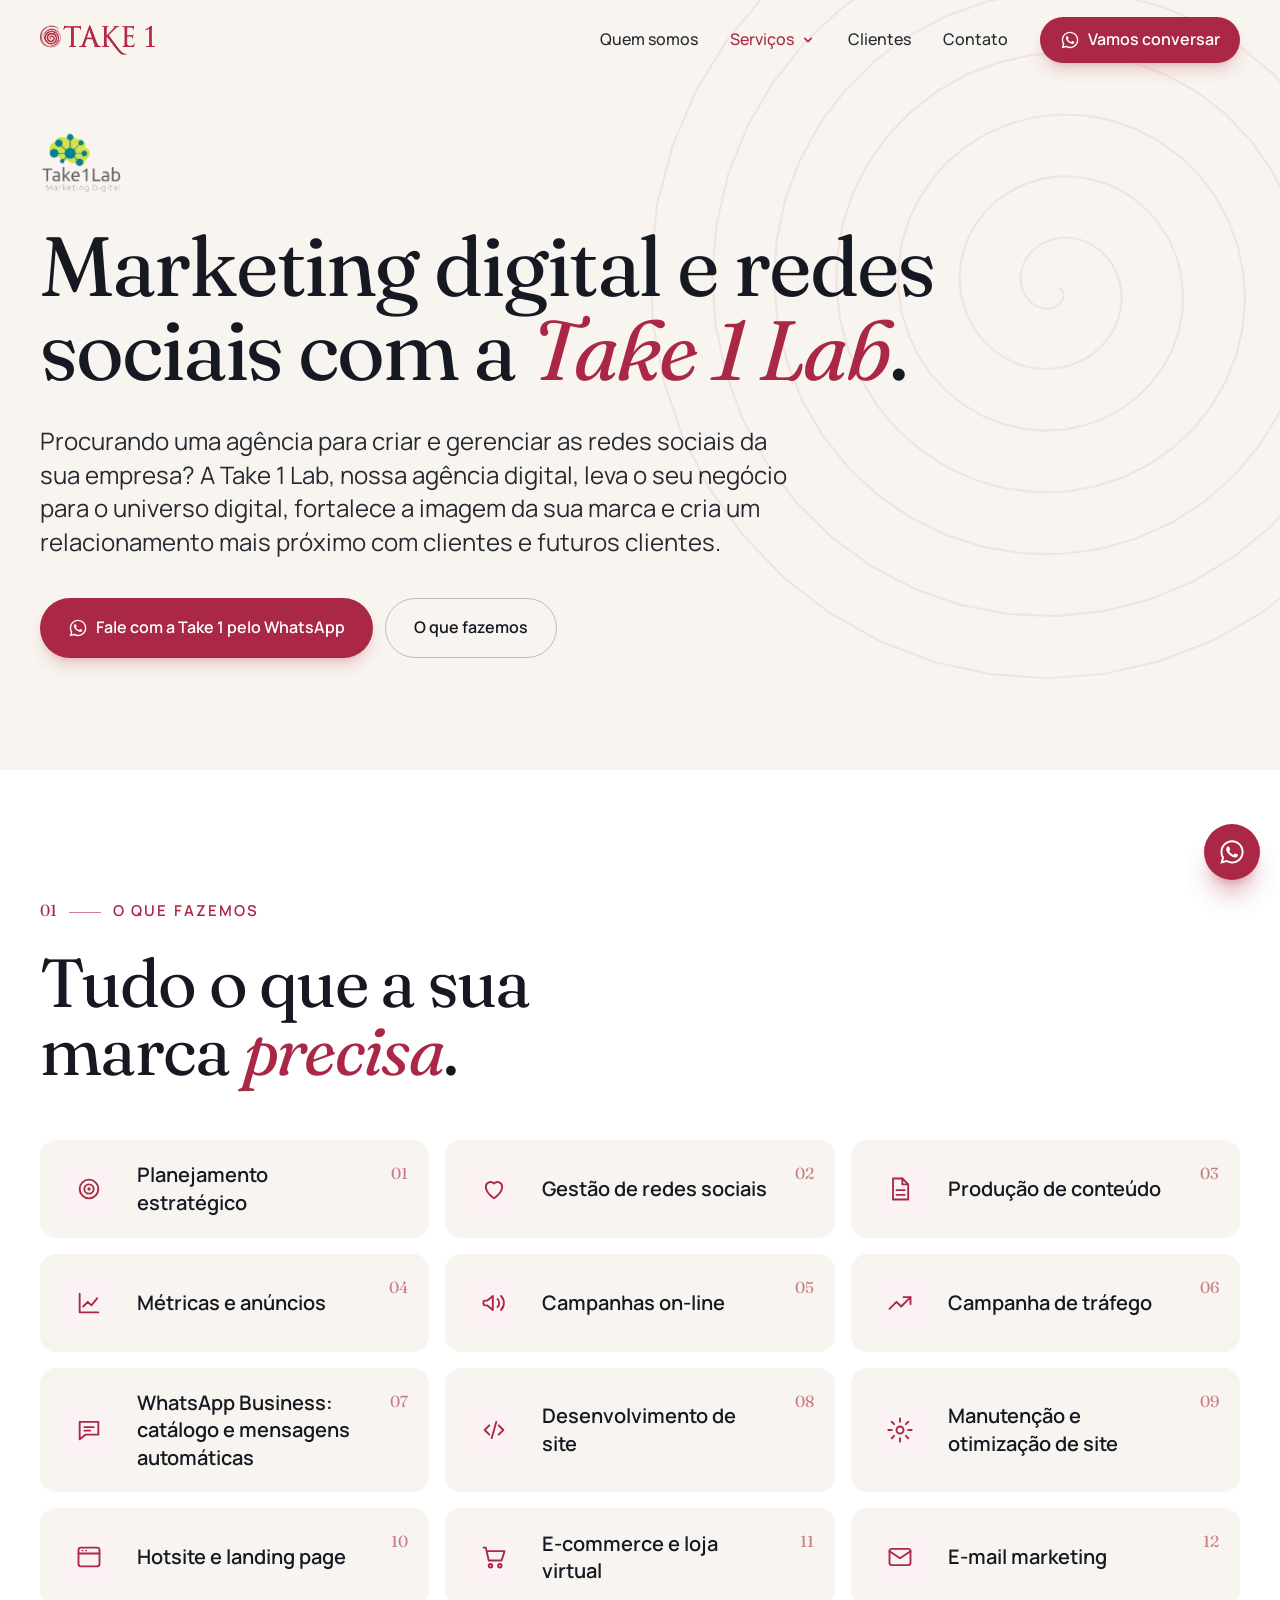
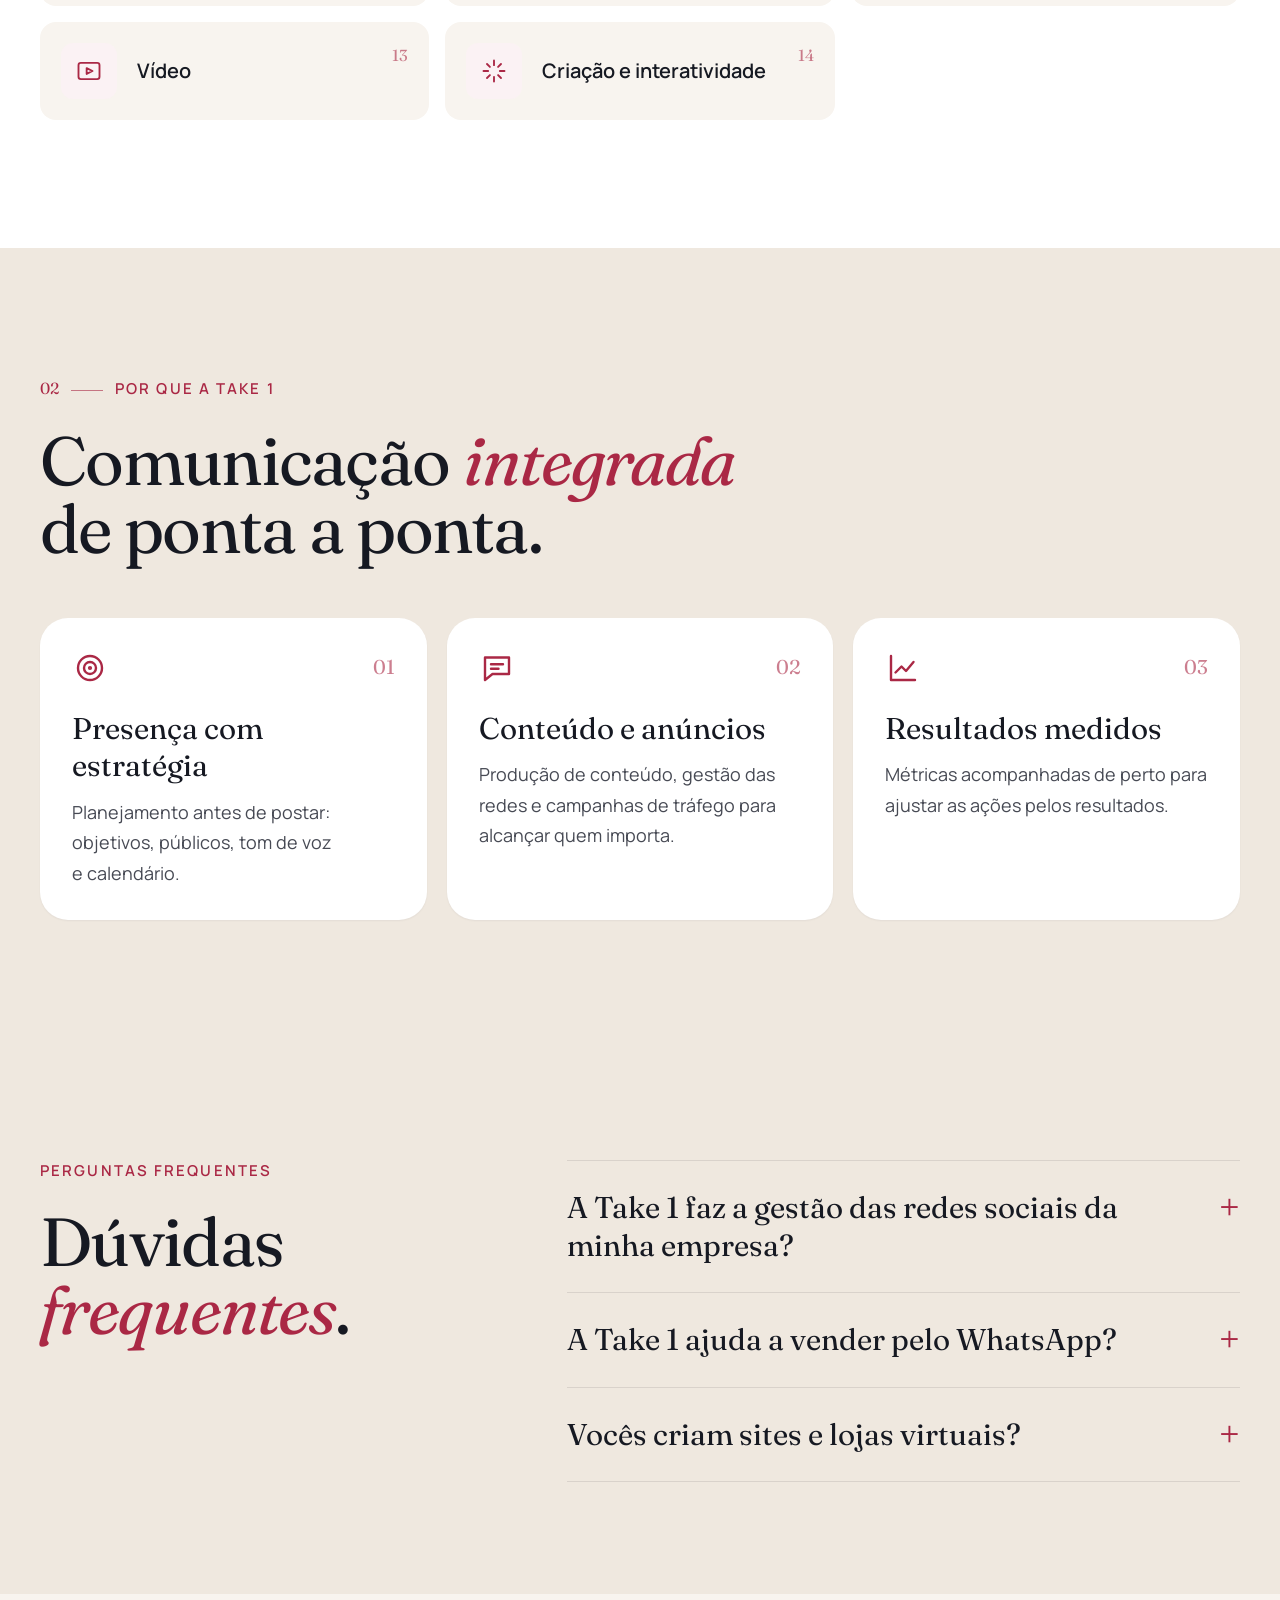
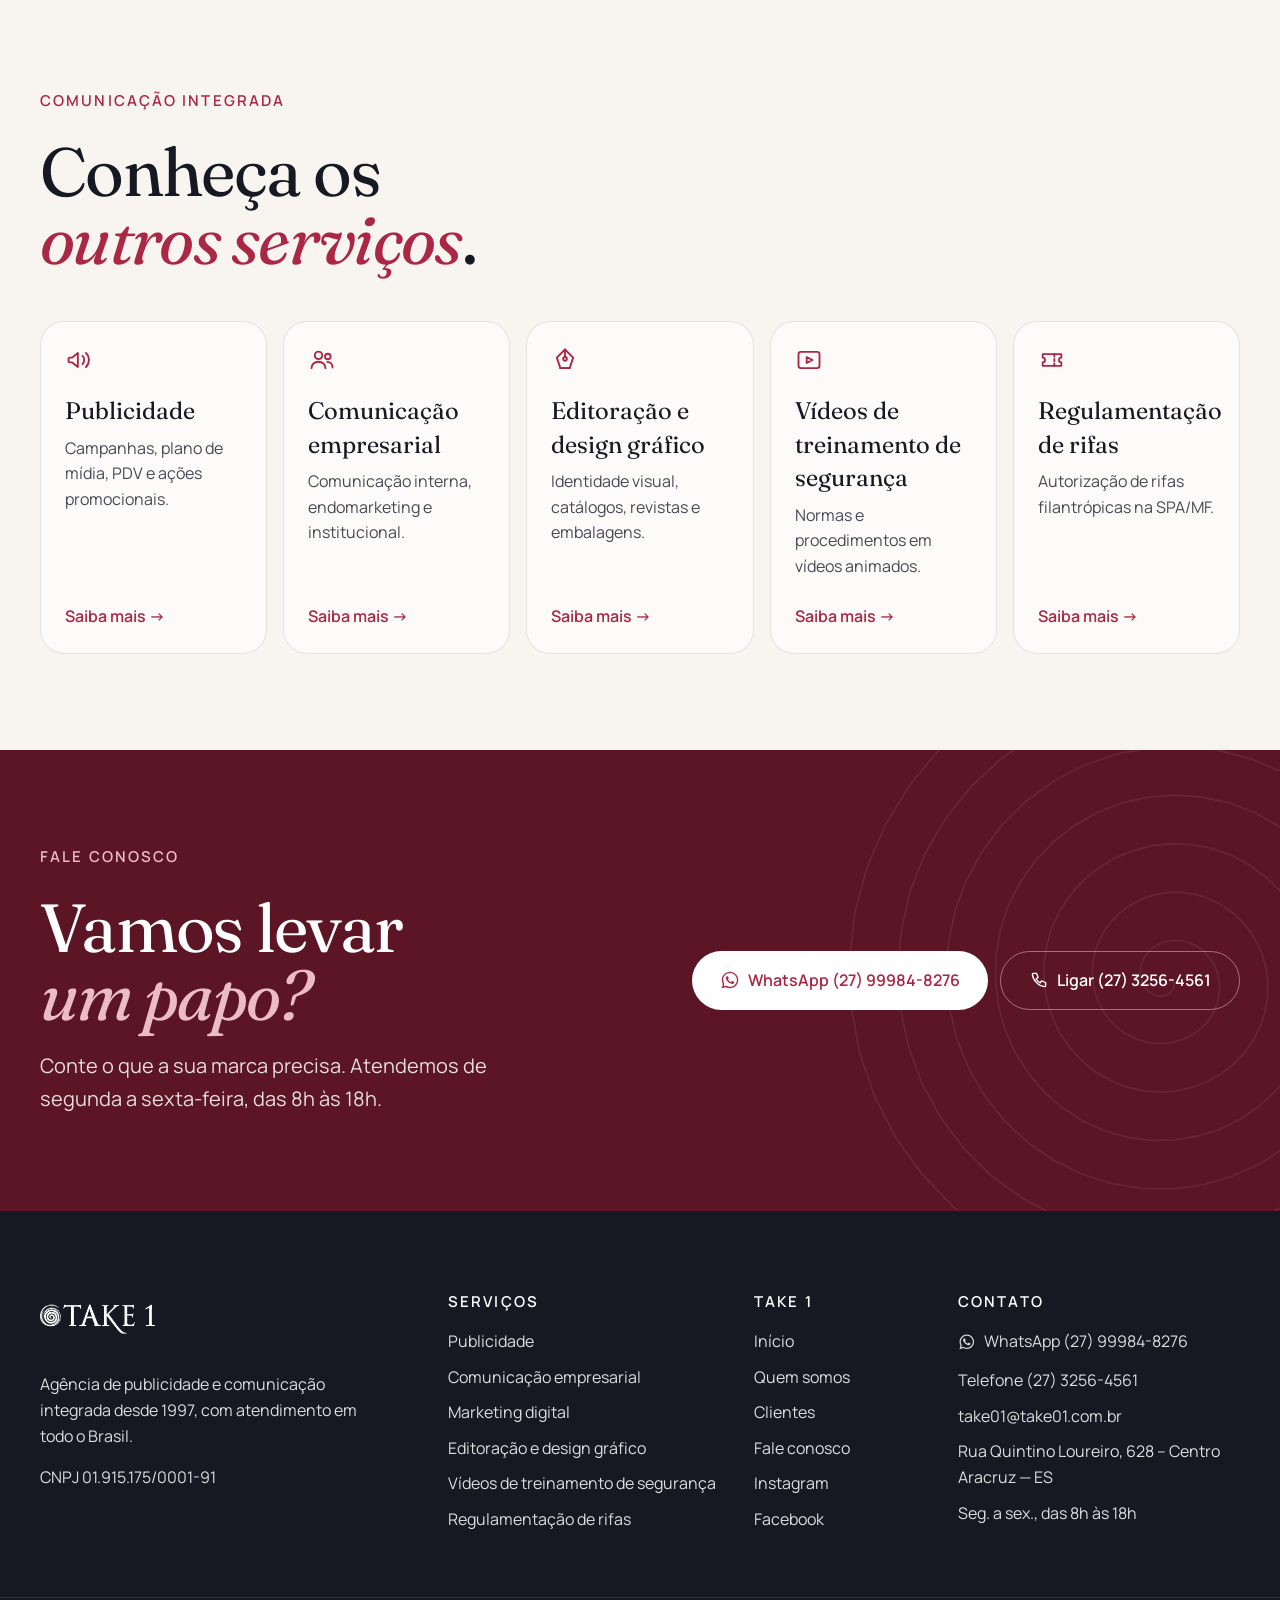
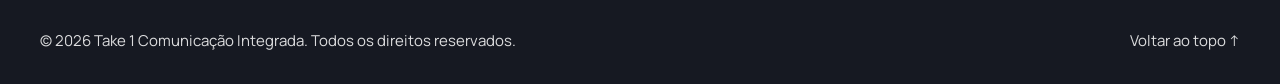
<file: marketing-digital/index.html>
<!DOCTYPE html>
<html lang="pt-BR">
<head>
  <meta charset="UTF-8">
  <meta name="viewport" content="width=device-width, initial-scale=1">
  <script>document.documentElement.classList.add('js')</script>

  <title>Marketing Digital e Gestão de Redes Sociais | Take 1 Lab</title>
  <meta name="description" content="A Take 1 Lab cria e gerencia as redes sociais da sua empresa: conteúdo, tráfego pago, métricas, WhatsApp Business, sites, landing pages e e-commerce.">
  <link rel="canonical" href="https://www.take01.com.br/marketing-digital/">
  <meta name="robots" content="index, follow, max-image-preview:large">
  <meta name="theme-color" content="#aa2845">

  <meta property="og:type" content="website">
  <meta property="og:locale" content="pt_BR">
  <meta property="og:site_name" content="Take 1 Comunicação">
  <meta property="og:title" content="Marketing Digital e Gestão de Redes Sociais | Take 1 Lab">
  <meta property="og:description" content="A Take 1 Lab cria e gerencia as redes sociais da sua empresa: conteúdo, tráfego pago, métricas, WhatsApp Business, sites, landing pages e e-commerce.">
  <meta property="og:url" content="https://www.take01.com.br/marketing-digital/">
  <meta property="og:image" content="https://www.take01.com.br/assets/img/logo-take1.png">
  <meta name="twitter:card" content="summary">

  <link rel="icon" type="image/png" href="../assets/img/favicon.png">
  <link rel="apple-touch-icon" href="../assets/img/favicon.png">
  <link rel="preconnect" href="https://fonts.googleapis.com">
  <link rel="preconnect" href="https://fonts.gstatic.com" crossorigin>
  <link href="https://fonts.googleapis.com/css2?family=Fraunces:ital,opsz,wght@0,9..144,400;0,9..144,500;1,9..144,400;1,9..144,500&family=Manrope:wght@400;500;600;700&display=swap" rel="stylesheet">
  <link rel="stylesheet" href="../assets/css/style.css">

<script type="application/ld+json">
{
  "@context": "https://schema.org",
  "@graph": [
    {
      "@type": [
        "AdvertisingAgency",
        "LocalBusiness"
      ],
      "@id": "https://www.take01.com.br/#empresa",
      "name": "Take 1 Comunicação Integrada",
      "legalName": "Take 1 Publicidade Propaganda e Marketing Ltda",
      "taxID": "01.915.175/0001-91",
      "alternateName": [
        "Take 1 Comunicação",
        "Take01",
        "Take 1 Lab"
      ],
      "url": "https://www.take01.com.br/",
      "logo": "https://www.take01.com.br/assets/img/logo-take1.png",
      "image": "https://www.take01.com.br/assets/img/logo-take1.png",
      "foundingDate": "1997",
      "description": "Agência de publicidade e comunicação integrada com atendimento em todo o Brasil.",
      "telephone": "+55-27-3256-4561",
      "email": "take01@take01.com.br",
      "address": {
        "@type": "PostalAddress",
        "streetAddress": "Rua Quintino Loureiro, 628 – Centro",
        "addressLocality": "Aracruz",
        "addressRegion": "ES",
        "addressCountry": "BR"
      },
      "areaServed": {
        "@type": "Country",
        "name": "Brasil"
      },
      "openingHoursSpecification": {
        "@type": "OpeningHoursSpecification",
        "dayOfWeek": [
          "Monday",
          "Tuesday",
          "Wednesday",
          "Thursday",
          "Friday"
        ],
        "opens": "08:00",
        "closes": "18:00"
      },
      "sameAs": [
        "https://www.instagram.com/take1comunicacao/",
        "https://www.facebook.com/Take1Agencia/"
      ]
    },
    {
      "@type": "WebPage",
      "@id": "https://www.take01.com.br/marketing-digital/",
      "url": "https://www.take01.com.br/marketing-digital/",
      "name": "Marketing Digital e Gestão de Redes Sociais | Take 1 Lab",
      "description": "A Take 1 Lab cria e gerencia as redes sociais da sua empresa: conteúdo, tráfego pago, métricas, WhatsApp Business, sites, landing pages e e-commerce.",
      "inLanguage": "pt-BR",
      "isPartOf": {
        "@type": "WebSite",
        "url": "https://www.take01.com.br/",
        "name": "Take 1 Comunicação"
      }
    },
    {
      "@type": "BreadcrumbList",
      "itemListElement": [
        {
          "@type": "ListItem",
          "position": 1,
          "name": "Início",
          "item": "https://www.take01.com.br/"
        },
        {
          "@type": "ListItem",
          "position": 2,
          "name": "Marketing digital",
          "item": "https://www.take01.com.br/marketing-digital/"
        }
      ]
    },
    {
      "@type": "Service",
      "name": "Marketing digital",
      "description": "A Take 1 Lab cria e gerencia as redes sociais da sua empresa: conteúdo, tráfego pago, métricas, WhatsApp Business, sites, landing pages e e-commerce.",
      "url": "https://www.take01.com.br/marketing-digital/",
      "provider": {
        "@id": "https://www.take01.com.br/#empresa"
      },
      "areaServed": {
        "@type": "Country",
        "name": "Brasil"
      }
    },
    {
      "@type": "FAQPage",
      "mainEntity": [
        {
          "@type": "Question",
          "name": "A Take 1 faz a gestão das redes sociais da minha empresa?",
          "acceptedAnswer": {
            "@type": "Answer",
            "text": "Sim. Pela Take 1 Lab, nossa agência digital, criamos e gerenciamos as redes sociais da sua empresa: planejamento estratégico, produção de conteúdo, anúncios e acompanhamento das métricas, para fortalecer a sua marca e aproximá-la de clientes e futuros clientes."
          }
        },
        {
          "@type": "Question",
          "name": "A Take 1 ajuda a vender pelo WhatsApp?",
          "acceptedAnswer": {
            "@type": "Answer",
            "text": "Sim. Configuramos o WhatsApp Business da sua empresa com horários de atendimento, catálogo digital e mensagens automáticas, para transformar o aplicativo numa ferramenta de vendas mais profissional."
          }
        },
        {
          "@type": "Question",
          "name": "Vocês criam sites e lojas virtuais?",
          "acceptedAnswer": {
            "@type": "Answer",
            "text": "Sim. Desenvolvemos sites, hotsites, landing pages e e-commerce, e cuidamos da manutenção e da otimização depois da publicação."
          }
        }
      ]
    }
  ]
}
</script>
</head>
<body id="topo">
  <a href="#conteudo" class="sr-only focus:not-sr-only focus:fixed focus:left-4 focus:top-4 focus:z-[100] focus:rounded-full focus:bg-vinho focus:px-5 focus:py-3 focus:text-white">Pular para o conteúdo</a>

  <header class="fixed inset-x-0 top-0 z-50 transition-all duration-300" data-header>
    <div class="container-site flex h-20 items-center justify-between gap-6">
      <a href="../" class="shrink-0" aria-label="Take 1 Comunicação — página inicial">
        <img src="../assets/img/logo-take1.png" alt="Take 1 Comunicação Integrada" width="222" height="108" class="h-12 w-auto sm:h-14">
      </a>

      <nav id="menu" aria-label="Menu principal"
           class="fixed inset-x-0 top-20 hidden max-h-[calc(100vh-5rem)] flex-col gap-1 overflow-y-auto border-t border-tinta/10 bg-marfim px-4 pb-8 pt-4 shadow-xl lg:static lg:flex lg:max-h-none lg:flex-row lg:items-center lg:gap-8 lg:overflow-visible lg:border-0 lg:bg-transparent lg:p-0 lg:shadow-none">
        <ul class="flex flex-col lg:flex-row lg:items-center lg:gap-8">
          <li><a href="../quem-somos/" class="nav-link block py-3 lg:py-2">Quem somos</a></li>
          <li class="group relative">
            <button type="button" class="nav-link flex w-full items-center justify-between gap-1.5 py-3 lg:w-auto lg:py-2 text-vinho" aria-haspopup="true">
              Serviços
              <svg viewBox="0 0 20 20" class="h-4 w-4 transition group-hover:rotate-180 group-focus-within:rotate-180" fill="currentColor" aria-hidden="true"><path d="M5.3 7.3a1 1 0 0 1 1.4 0L10 10.6l3.3-3.3a1 1 0 1 1 1.4 1.4l-4 4a1 1 0 0 1-1.4 0l-4-4a1 1 0 0 1 0-1.4Z"/></svg>
            </button>
            <ul class="mb-2 border-l border-tinta/10 pl-3 lg:invisible lg:absolute lg:left-1/2 lg:top-full lg:mb-0 lg:w-80 lg:-translate-x-1/2 lg:translate-y-2 lg:rounded-2xl lg:border lg:border-tinta/10 lg:bg-white lg:p-2 lg:opacity-0 lg:shadow-2xl lg:shadow-tinta/10 lg:transition lg:duration-200 lg:group-hover:visible lg:group-hover:translate-y-0 lg:group-hover:opacity-100 lg:group-focus-within:visible lg:group-focus-within:translate-y-0 lg:group-focus-within:opacity-100">
              <li><a href="../publicidade/" class="block rounded-xl px-3 py-2.5 transition hover:bg-vinho-50">
                <span class="block text-sm font-semibold text-tinta">Publicidade</span>
                <span class="hidden text-xs text-nevoa lg:block">Campanhas, plano de mídia, PDV e ações promocionais.</span></a></li>
              <li><a href="../comunicacao-empresarial/" class="block rounded-xl px-3 py-2.5 transition hover:bg-vinho-50">
                <span class="block text-sm font-semibold text-tinta">Comunicação empresarial</span>
                <span class="hidden text-xs text-nevoa lg:block">Comunicação interna, endomarketing e institucional.</span></a></li>
              <li><a href="../marketing-digital/" class="block rounded-xl px-3 py-2.5 transition hover:bg-vinho-50" aria-current="page">
                <span class="block text-sm font-semibold text-tinta">Marketing digital</span>
                <span class="hidden text-xs text-nevoa lg:block">Redes sociais, conteúdo, tráfego e sites com a Take 1 Lab.</span></a></li>
              <li><a href="../design-grafico/" class="block rounded-xl px-3 py-2.5 transition hover:bg-vinho-50">
                <span class="block text-sm font-semibold text-tinta">Editoração e design gráfico</span>
                <span class="hidden text-xs text-nevoa lg:block">Identidade visual, catálogos, revistas e embalagens.</span></a></li>
              <li><a href="../videos-de-treinamento/" class="block rounded-xl px-3 py-2.5 transition hover:bg-vinho-50">
                <span class="block text-sm font-semibold text-tinta">Vídeos de treinamento de segurança</span>
                <span class="hidden text-xs text-nevoa lg:block">Normas e procedimentos em vídeos animados.</span></a></li>
              <li><a href="../regulamentacao-de-rifas/" class="block rounded-xl px-3 py-2.5 transition hover:bg-vinho-50">
                <span class="block text-sm font-semibold text-tinta">Regulamentação de rifas</span>
                <span class="hidden text-xs text-nevoa lg:block">Autorização de rifas filantrópicas na SPA/MF.</span></a></li>
            </ul>
          </li>
          <li><a href="../clientes/" class="nav-link block py-3 lg:py-2">Clientes</a></li>
          <li><a href="../fale-conosco/" class="nav-link block py-3 lg:py-2">Contato</a></li>
        </ul>
        <a href="https://wa.me/5527999848276?text=Ol%C3%A1%21%20Vim%20pelo%20site%20da%20Take%201." target="_blank" rel="noopener" class="btn-primario mt-4 lg:mt-0 lg:px-5 lg:py-2.5"><svg viewBox="0 0 24 24" class="h-5 w-5" aria-hidden="true"><path fill="currentColor" d="M12.04 2C6.58 2 2.13 6.45 2.13 11.91c0 1.75.46 3.45 1.32 4.95L2.05 22l5.25-1.38a9.9 9.9 0 0 0 4.74 1.21c5.46 0 9.91-4.45 9.91-9.91S17.5 2 12.04 2Zm0 18.15c-1.48 0-2.93-.4-4.2-1.15l-.3-.18-3.12.82.83-3.04-.2-.31a8.2 8.2 0 0 1-1.26-4.38c0-4.54 3.7-8.24 8.25-8.24 4.54 0 8.24 3.7 8.24 8.24 0 4.55-3.7 8.24-8.24 8.24Zm4.52-6.16c-.25-.12-1.47-.72-1.69-.81-.23-.08-.39-.12-.56.13-.16.24-.64.8-.78.97-.15.16-.29.18-.54.06-.25-.12-1.05-.39-1.99-1.23-.74-.66-1.23-1.47-1.38-1.72-.14-.25-.01-.38.11-.5.11-.11.25-.29.37-.43.13-.15.17-.25.25-.41.08-.17.04-.31-.02-.43-.06-.13-.56-1.34-.76-1.84-.2-.48-.41-.42-.56-.42h-.48c-.17 0-.43.06-.66.31-.22.25-.86.85-.86 2.07 0 1.22.89 2.4 1.01 2.56.12.17 1.75 2.67 4.23 3.74.59.26 1.05.41 1.41.52.59.19 1.13.16 1.56.1.48-.07 1.47-.6 1.67-1.18.21-.58.21-1.07.15-1.18-.06-.1-.23-.16-.48-.28Z"/></svg>Vamos conversar</a>
      </nav>

      <button type="button" class="relative flex h-12 w-12 items-center justify-center rounded-full bg-vinho shadow-lg shadow-vinho/25 lg:hidden"
              aria-controls="menu" aria-expanded="false" aria-label="Abrir menu" data-menu-toggle>
        <span class="absolute h-0.5 w-5 -translate-y-1 rounded-full bg-white transition" data-bar-1></span>
        <span class="absolute h-0.5 w-5 translate-y-1 rounded-full bg-white transition" data-bar-2></span>
      </button>
    </div>
  </header>

  <main id="conteudo">
    <section class="relative overflow-hidden pb-20 pt-28 lg:pb-28 lg:pt-32" aria-labelledby="pagina-titulo">
      <img src="../assets/img/espiral.svg" alt="" aria-hidden="true"
           class="pointer-events-none absolute -right-56 -top-40 w-[44rem] max-w-none animate-girar opacity-[0.08] lg:w-[56rem]">
      <div class="container-site relative">
        <div class="grid items-center gap-14 lg:grid-cols-12 lg:gap-16">
          <div class="min-w-0 lg:col-span-10">
            <img src="../assets/img/logo-take1lab.png" alt="Take 1 Lab — Marketing Digital" width="91" height="72" class="revelar mb-8 h-16 w-auto">
            <h1 id="pagina-titulo" class="revelar text-[2.5rem] font-normal leading-[1.08] tracking-tight sm:text-6xl lg:text-7xl">Marketing digital e redes sociais com a <em>Take 1 Lab</em>.</h1>
            <p class="revelar lead mt-8 max-w-3xl">Procurando uma agência para criar e gerenciar as redes sociais da sua empresa? A Take 1 Lab, nossa agência digital, leva o seu negócio para o universo digital, fortalece a imagem da sua marca e cria um relacionamento mais próximo com clientes e futuros clientes.</p>
            <div class="revelar mt-10 flex flex-col gap-3 sm:flex-row">
              <a href="https://wa.me/5527999848276?text=Ol%C3%A1%21%20Vim%20pelo%20site%20e%20quero%20conhecer%20a%20Take%201%20Lab." target="_blank" rel="noopener" class="btn-primario"><svg viewBox="0 0 24 24" class="h-5 w-5" aria-hidden="true"><path fill="currentColor" d="M12.04 2C6.58 2 2.13 6.45 2.13 11.91c0 1.75.46 3.45 1.32 4.95L2.05 22l5.25-1.38a9.9 9.9 0 0 0 4.74 1.21c5.46 0 9.91-4.45 9.91-9.91S17.5 2 12.04 2Zm0 18.15c-1.48 0-2.93-.4-4.2-1.15l-.3-.18-3.12.82.83-3.04-.2-.31a8.2 8.2 0 0 1-1.26-4.38c0-4.54 3.7-8.24 8.25-8.24 4.54 0 8.24 3.7 8.24 8.24 0 4.55-3.7 8.24-8.24 8.24Zm4.52-6.16c-.25-.12-1.47-.72-1.69-.81-.23-.08-.39-.12-.56.13-.16.24-.64.8-.78.97-.15.16-.29.18-.54.06-.25-.12-1.05-.39-1.99-1.23-.74-.66-1.23-1.47-1.38-1.72-.14-.25-.01-.38.11-.5.11-.11.25-.29.37-.43.13-.15.17-.25.25-.41.08-.17.04-.31-.02-.43-.06-.13-.56-1.34-.76-1.84-.2-.48-.41-.42-.56-.42h-.48c-.17 0-.43.06-.66.31-.22.25-.86.85-.86 2.07 0 1.22.89 2.4 1.01 2.56.12.17 1.75 2.67 4.23 3.74.59.26 1.05.41 1.41.52.59.19 1.13.16 1.56.1.48-.07 1.47-.6 1.67-1.18.21-.58.21-1.07.15-1.18-.06-.1-.23-.16-.48-.28Z"/></svg>Fale com a Take 1 pelo WhatsApp</a>
              <a href="#o-que-fazemos" class="btn-contorno">O que fazemos</a>
            </div>
          </div>
          
        </div>
      </div>
    </section>

    <section id="o-que-fazemos" class="bg-white py-24 lg:py-32" aria-labelledby="itens-titulo">
      <div class="container-site">
        <div class="mb-14 grid gap-8 lg:grid-cols-12 lg:items-end lg:gap-16">
          <div class="lg:col-span-7">
            <p class="eyebrow"><span class="cena">01</span>O que fazemos</p>
            <h2 id="itens-titulo" class="titulo-secao revelar">Tudo o que a sua marca <em>precisa</em>.</h2>
          </div>
          
        </div>
        <ul class="grid gap-4 sm:grid-cols-2 lg:grid-cols-3">
          <li class="revelar flex items-center gap-5 rounded-2xl border border-transparent bg-marfim p-5 transition duration-300 hover:-translate-y-0.5 hover:border-vinho/20 hover:shadow-lg hover:shadow-tinta/5">
            <span class="flex h-14 w-14 shrink-0 items-center justify-center rounded-xl bg-vinho-50"><svg viewBox="0 0 24 24" class="h-7 w-7 text-vinho" fill="none" stroke="currentColor" stroke-width="1.6" stroke-linecap="round" stroke-linejoin="round" aria-hidden="true"><circle cx="12" cy="12" r="8"/><circle cx="12" cy="12" r="4"/><circle cx="12" cy="12" r="0.6"/></svg></span>
            <span class="min-w-0 flex-1 text-lg font-semibold leading-snug text-tinta">Planejamento estratégico</span>
            <span class="self-start font-display text-sm tabular-nums text-vinho/60">01</span>
          </li>
          <li class="revelar flex items-center gap-5 rounded-2xl border border-transparent bg-marfim p-5 transition duration-300 hover:-translate-y-0.5 hover:border-vinho/20 hover:shadow-lg hover:shadow-tinta/5">
            <span class="flex h-14 w-14 shrink-0 items-center justify-center rounded-xl bg-vinho-50"><svg viewBox="0 0 24 24" class="h-7 w-7 text-vinho" fill="none" stroke="currentColor" stroke-width="1.6" stroke-linecap="round" stroke-linejoin="round" aria-hidden="true"><path d="M12 20s-7-4.4-7-10a4 4 0 0 1 7-2.6A4 4 0 0 1 19 10c0 5.6-7 10-7 10Z"/></svg></span>
            <span class="min-w-0 flex-1 text-lg font-semibold leading-snug text-tinta">Gestão de redes sociais</span>
            <span class="self-start font-display text-sm tabular-nums text-vinho/60">02</span>
          </li>
          <li class="revelar flex items-center gap-5 rounded-2xl border border-transparent bg-marfim p-5 transition duration-300 hover:-translate-y-0.5 hover:border-vinho/20 hover:shadow-lg hover:shadow-tinta/5">
            <span class="flex h-14 w-14 shrink-0 items-center justify-center rounded-xl bg-vinho-50"><svg viewBox="0 0 24 24" class="h-7 w-7 text-vinho" fill="none" stroke="currentColor" stroke-width="1.6" stroke-linecap="round" stroke-linejoin="round" aria-hidden="true"><path d="M6 3h8l5 5v13H6z"/><path d="M14 3v5h5M9 13h7M9 17h7"/></svg></span>
            <span class="min-w-0 flex-1 text-lg font-semibold leading-snug text-tinta">Produção de conteúdo</span>
            <span class="self-start font-display text-sm tabular-nums text-vinho/60">03</span>
          </li>
          <li class="revelar flex items-center gap-5 rounded-2xl border border-transparent bg-marfim p-5 transition duration-300 hover:-translate-y-0.5 hover:border-vinho/20 hover:shadow-lg hover:shadow-tinta/5">
            <span class="flex h-14 w-14 shrink-0 items-center justify-center rounded-xl bg-vinho-50"><svg viewBox="0 0 24 24" class="h-7 w-7 text-vinho" fill="none" stroke="currentColor" stroke-width="1.6" stroke-linecap="round" stroke-linejoin="round" aria-hidden="true"><path d="M4 4v16h16"/><path d="m7 15 4-4 3 3 5-6"/></svg></span>
            <span class="min-w-0 flex-1 text-lg font-semibold leading-snug text-tinta">Métricas e anúncios</span>
            <span class="self-start font-display text-sm tabular-nums text-vinho/60">04</span>
          </li>
          <li class="revelar flex items-center gap-5 rounded-2xl border border-transparent bg-marfim p-5 transition duration-300 hover:-translate-y-0.5 hover:border-vinho/20 hover:shadow-lg hover:shadow-tinta/5">
            <span class="flex h-14 w-14 shrink-0 items-center justify-center rounded-xl bg-vinho-50"><svg viewBox="0 0 24 24" class="h-7 w-7 text-vinho" fill="none" stroke="currentColor" stroke-width="1.6" stroke-linecap="round" stroke-linejoin="round" aria-hidden="true"><path d="M3 11v2a1 1 0 0 0 1 1h2l5 4V6L6 10H4a1 1 0 0 0-1 1Z"/><path d="M15 8.5a5 5 0 0 1 0 7M18 6a8.5 8.5 0 0 1 0 12"/></svg></span>
            <span class="min-w-0 flex-1 text-lg font-semibold leading-snug text-tinta">Campanhas on-line</span>
            <span class="self-start font-display text-sm tabular-nums text-vinho/60">05</span>
          </li>
          <li class="revelar flex items-center gap-5 rounded-2xl border border-transparent bg-marfim p-5 transition duration-300 hover:-translate-y-0.5 hover:border-vinho/20 hover:shadow-lg hover:shadow-tinta/5">
            <span class="flex h-14 w-14 shrink-0 items-center justify-center rounded-xl bg-vinho-50"><svg viewBox="0 0 24 24" class="h-7 w-7 text-vinho" fill="none" stroke="currentColor" stroke-width="1.6" stroke-linecap="round" stroke-linejoin="round" aria-hidden="true"><path d="m3 17 6-6 4 4 8-8"/><path d="M15 7h6v6"/></svg></span>
            <span class="min-w-0 flex-1 text-lg font-semibold leading-snug text-tinta">Campanha de tráfego</span>
            <span class="self-start font-display text-sm tabular-nums text-vinho/60">06</span>
          </li>
          <li class="revelar flex items-center gap-5 rounded-2xl border border-transparent bg-marfim p-5 transition duration-300 hover:-translate-y-0.5 hover:border-vinho/20 hover:shadow-lg hover:shadow-tinta/5">
            <span class="flex h-14 w-14 shrink-0 items-center justify-center rounded-xl bg-vinho-50"><svg viewBox="0 0 24 24" class="h-7 w-7 text-vinho" fill="none" stroke="currentColor" stroke-width="1.6" stroke-linecap="round" stroke-linejoin="round" aria-hidden="true"><path d="M4 5h16v11H9l-5 4V5Z"/><path d="M8 9.5h8M8 12.5h5"/></svg></span>
            <span class="min-w-0 flex-1 text-lg font-semibold leading-snug text-tinta">WhatsApp Business: catálogo e mensagens automáticas</span>
            <span class="self-start font-display text-sm tabular-nums text-vinho/60">07</span>
          </li>
          <li class="revelar flex items-center gap-5 rounded-2xl border border-transparent bg-marfim p-5 transition duration-300 hover:-translate-y-0.5 hover:border-vinho/20 hover:shadow-lg hover:shadow-tinta/5">
            <span class="flex h-14 w-14 shrink-0 items-center justify-center rounded-xl bg-vinho-50"><svg viewBox="0 0 24 24" class="h-7 w-7 text-vinho" fill="none" stroke="currentColor" stroke-width="1.6" stroke-linecap="round" stroke-linejoin="round" aria-hidden="true"><path d="m8 8-4 4 4 4M16 8l4 4-4 4M14 5l-4 14"/></svg></span>
            <span class="min-w-0 flex-1 text-lg font-semibold leading-snug text-tinta">Desenvolvimento de site</span>
            <span class="self-start font-display text-sm tabular-nums text-vinho/60">08</span>
          </li>
          <li class="revelar flex items-center gap-5 rounded-2xl border border-transparent bg-marfim p-5 transition duration-300 hover:-translate-y-0.5 hover:border-vinho/20 hover:shadow-lg hover:shadow-tinta/5">
            <span class="flex h-14 w-14 shrink-0 items-center justify-center rounded-xl bg-vinho-50"><svg viewBox="0 0 24 24" class="h-7 w-7 text-vinho" fill="none" stroke="currentColor" stroke-width="1.6" stroke-linecap="round" stroke-linejoin="round" aria-hidden="true"><circle cx="12" cy="12" r="3"/><path d="M12 2v3M12 19v3M4.9 4.9 7 7M17 17l2.1 2.1M2 12h3M19 12h3M4.9 19.1 7 17M17 7l2.1-2.1"/></svg></span>
            <span class="min-w-0 flex-1 text-lg font-semibold leading-snug text-tinta">Manutenção e otimização de site</span>
            <span class="self-start font-display text-sm tabular-nums text-vinho/60">09</span>
          </li>
          <li class="revelar flex items-center gap-5 rounded-2xl border border-transparent bg-marfim p-5 transition duration-300 hover:-translate-y-0.5 hover:border-vinho/20 hover:shadow-lg hover:shadow-tinta/5">
            <span class="flex h-14 w-14 shrink-0 items-center justify-center rounded-xl bg-vinho-50"><svg viewBox="0 0 24 24" class="h-7 w-7 text-vinho" fill="none" stroke="currentColor" stroke-width="1.6" stroke-linecap="round" stroke-linejoin="round" aria-hidden="true"><rect x="3" y="4" width="18" height="16" rx="2"/><path d="M3 9h18M6.5 6.5h.01M9.5 6.5h.01"/></svg></span>
            <span class="min-w-0 flex-1 text-lg font-semibold leading-snug text-tinta">Hotsite e landing page</span>
            <span class="self-start font-display text-sm tabular-nums text-vinho/60">10</span>
          </li>
          <li class="revelar flex items-center gap-5 rounded-2xl border border-transparent bg-marfim p-5 transition duration-300 hover:-translate-y-0.5 hover:border-vinho/20 hover:shadow-lg hover:shadow-tinta/5">
            <span class="flex h-14 w-14 shrink-0 items-center justify-center rounded-xl bg-vinho-50"><svg viewBox="0 0 24 24" class="h-7 w-7 text-vinho" fill="none" stroke="currentColor" stroke-width="1.6" stroke-linecap="round" stroke-linejoin="round" aria-hidden="true"><path d="M3 4h2l2.5 11h11L21 7H6"/><circle cx="9" cy="19.5" r="1.5"/><circle cx="17" cy="19.5" r="1.5"/></svg></span>
            <span class="min-w-0 flex-1 text-lg font-semibold leading-snug text-tinta">E-commerce e loja virtual</span>
            <span class="self-start font-display text-sm tabular-nums text-vinho/60">11</span>
          </li>
          <li class="revelar flex items-center gap-5 rounded-2xl border border-transparent bg-marfim p-5 transition duration-300 hover:-translate-y-0.5 hover:border-vinho/20 hover:shadow-lg hover:shadow-tinta/5">
            <span class="flex h-14 w-14 shrink-0 items-center justify-center rounded-xl bg-vinho-50"><svg viewBox="0 0 24 24" class="h-7 w-7 text-vinho" fill="none" stroke="currentColor" stroke-width="1.6" stroke-linecap="round" stroke-linejoin="round" aria-hidden="true"><rect x="3" y="5" width="18" height="14" rx="2"/><path d="m3 7 9 6 9-6"/></svg></span>
            <span class="min-w-0 flex-1 text-lg font-semibold leading-snug text-tinta">E-mail marketing</span>
            <span class="self-start font-display text-sm tabular-nums text-vinho/60">12</span>
          </li>
          <li class="revelar flex items-center gap-5 rounded-2xl border border-transparent bg-marfim p-5 transition duration-300 hover:-translate-y-0.5 hover:border-vinho/20 hover:shadow-lg hover:shadow-tinta/5">
            <span class="flex h-14 w-14 shrink-0 items-center justify-center rounded-xl bg-vinho-50"><svg viewBox="0 0 24 24" class="h-7 w-7 text-vinho" fill="none" stroke="currentColor" stroke-width="1.6" stroke-linecap="round" stroke-linejoin="round" aria-hidden="true"><rect x="3" y="5" width="18" height="14" rx="2"/><path d="m10 9.5 5 2.5-5 2.5v-5Z"/></svg></span>
            <span class="min-w-0 flex-1 text-lg font-semibold leading-snug text-tinta">Vídeo</span>
            <span class="self-start font-display text-sm tabular-nums text-vinho/60">13</span>
          </li>
          <li class="revelar flex items-center gap-5 rounded-2xl border border-transparent bg-marfim p-5 transition duration-300 hover:-translate-y-0.5 hover:border-vinho/20 hover:shadow-lg hover:shadow-tinta/5">
            <span class="flex h-14 w-14 shrink-0 items-center justify-center rounded-xl bg-vinho-50"><svg viewBox="0 0 24 24" class="h-7 w-7 text-vinho" fill="none" stroke="currentColor" stroke-width="1.6" stroke-linecap="round" stroke-linejoin="round" aria-hidden="true"><path d="M12 3v4M12 17v4M3 12h4M17 12h4M6 6l2.5 2.5M15.5 15.5 18 18M6 18l2.5-2.5M15.5 8.5 18 6"/></svg></span>
            <span class="min-w-0 flex-1 text-lg font-semibold leading-snug text-tinta">Criação e interatividade</span>
            <span class="self-start font-display text-sm tabular-nums text-vinho/60">14</span>
          </li>
        </ul>
      </div>
    </section>

    <section class="bg-areia py-24 lg:py-32" aria-labelledby="pilares-titulo">
      <div class="container-site">
        <p class="eyebrow"><span class="cena">02</span>Por que a Take 1</p>
        <h2 id="pilares-titulo" class="titulo-secao revelar max-w-3xl">Comunicação <em>integrada</em> de ponta a ponta.</h2>
        <ul class="mt-14 grid gap-5 md:grid-cols-3">
          <li class="revelar flex flex-col rounded-[1.75rem] bg-white p-8 shadow-sm shadow-tinta/5">
            <span class="flex items-start justify-between gap-4"><svg viewBox="0 0 24 24" class="h-9 w-9 text-vinho" fill="none" stroke="currentColor" stroke-width="1.6" stroke-linecap="round" stroke-linejoin="round" aria-hidden="true"><circle cx="12" cy="12" r="8"/><circle cx="12" cy="12" r="4"/><circle cx="12" cy="12" r="0.6"/></svg><span class="font-display text-lg text-vinho/60">01</span></span>
            <h3 class="mt-6 text-2xl">Presença com estratégia</h3>
            <p class="mt-3 text-nevoa">Planejamento antes de postar: objetivos, públicos, tom de voz e calendário.</p>
          </li>
          <li class="revelar flex flex-col rounded-[1.75rem] bg-white p-8 shadow-sm shadow-tinta/5">
            <span class="flex items-start justify-between gap-4"><svg viewBox="0 0 24 24" class="h-9 w-9 text-vinho" fill="none" stroke="currentColor" stroke-width="1.6" stroke-linecap="round" stroke-linejoin="round" aria-hidden="true"><path d="M4 5h16v11H9l-5 4V5Z"/><path d="M8 9.5h8M8 12.5h5"/></svg><span class="font-display text-lg text-vinho/60">02</span></span>
            <h3 class="mt-6 text-2xl">Conteúdo e anúncios</h3>
            <p class="mt-3 text-nevoa">Produção de conteúdo, gestão das redes e campanhas de tráfego para alcançar quem importa.</p>
          </li>
          <li class="revelar flex flex-col rounded-[1.75rem] bg-white p-8 shadow-sm shadow-tinta/5">
            <span class="flex items-start justify-between gap-4"><svg viewBox="0 0 24 24" class="h-9 w-9 text-vinho" fill="none" stroke="currentColor" stroke-width="1.6" stroke-linecap="round" stroke-linejoin="round" aria-hidden="true"><path d="M4 4v16h16"/><path d="m7 15 4-4 3 3 5-6"/></svg><span class="font-display text-lg text-vinho/60">03</span></span>
            <h3 class="mt-6 text-2xl">Resultados medidos</h3>
            <p class="mt-3 text-nevoa">Métricas acompanhadas de perto para ajustar as ações pelos resultados.</p>
          </li>
        </ul>
      </div>
    </section>

    <section class="bg-areia py-24 lg:py-28" aria-labelledby="faq-titulo">
      <div class="container-site grid gap-12 lg:grid-cols-12 lg:gap-16">
        <div class="lg:col-span-5">
          <p class="eyebrow">Perguntas frequentes</p>
          <h2 id="faq-titulo" class="titulo-secao revelar">Dúvidas <em>frequentes</em>.</h2>
        </div>
        <div class="divide-y divide-tinta/10 border-y border-tinta/10 lg:col-span-7">
          <details class="faq-item revelar">
            <summary>A Take 1 faz a gestão das redes sociais da minha empresa?</summary>
            <p class="pb-6 leading-relaxed">Sim. Pela Take 1 Lab, nossa agência digital, criamos e gerenciamos as redes sociais da sua empresa: planejamento estratégico, produção de conteúdo, anúncios e acompanhamento das métricas, para fortalecer a sua marca e aproximá-la de clientes e futuros clientes.</p>
          </details>
          <details class="faq-item revelar">
            <summary>A Take 1 ajuda a vender pelo WhatsApp?</summary>
            <p class="pb-6 leading-relaxed">Sim. Configuramos o WhatsApp Business da sua empresa com horários de atendimento, catálogo digital e mensagens automáticas, para transformar o aplicativo numa ferramenta de vendas mais profissional.</p>
          </details>
          <details class="faq-item revelar">
            <summary>Vocês criam sites e lojas virtuais?</summary>
            <p class="pb-6 leading-relaxed">Sim. Desenvolvemos sites, hotsites, landing pages e e-commerce, e cuidamos da manutenção e da otimização depois da publicação.</p>
          </details>
        </div>
      </div>
    </section>

    <section class="py-20 lg:py-24" aria-labelledby="outros-titulo">
      <div class="container-site">
        <p class="eyebrow">Comunicação integrada</p>
        <h2 id="outros-titulo" class="titulo-secao revelar max-w-2xl">Conheça os <em>outros serviços</em>.</h2>
        <ul class="mt-12 grid gap-4 sm:grid-cols-2 lg:grid-cols-5">
          <li><a href="../publicidade/" class="group flex h-full flex-col justify-between gap-6 rounded-3xl border border-tinta/10 bg-white/60 p-6 transition hover:-translate-y-0.5 hover:border-vinho/40 hover:bg-white">
            <span><svg viewBox="0 0 24 24" class="h-7 w-7 text-vinho" fill="none" stroke="currentColor" stroke-width="1.6" stroke-linecap="round" stroke-linejoin="round" aria-hidden="true"><path d="M3 11v2a1 1 0 0 0 1 1h2l5 4V6L6 10H4a1 1 0 0 0-1 1Z"/><path d="M15 8.5a5 5 0 0 1 0 7M18 6a8.5 8.5 0 0 1 0 12"/></svg><span class="mt-5 block font-display text-xl text-tinta">Publicidade</span><span class="mt-2 block text-sm text-nevoa">Campanhas, plano de mídia, PDV e ações promocionais.</span></span>
            <span class="text-sm font-semibold text-vinho">Saiba mais <span aria-hidden="true" class="inline-block transition group-hover:translate-x-1">→</span></span></a></li>
          <li><a href="../comunicacao-empresarial/" class="group flex h-full flex-col justify-between gap-6 rounded-3xl border border-tinta/10 bg-white/60 p-6 transition hover:-translate-y-0.5 hover:border-vinho/40 hover:bg-white">
            <span><svg viewBox="0 0 24 24" class="h-7 w-7 text-vinho" fill="none" stroke="currentColor" stroke-width="1.6" stroke-linecap="round" stroke-linejoin="round" aria-hidden="true"><circle cx="9" cy="8" r="3.2"/><path d="M3 19c0-3.3 2.7-5.5 6-5.5s6 2.2 6 5.5"/><circle cx="17" cy="9" r="2.4"/><path d="M16.5 13.6c2.6.2 4.5 2 4.5 4.9"/></svg><span class="mt-5 block font-display text-xl text-tinta">Comunicação empresarial</span><span class="mt-2 block text-sm text-nevoa">Comunicação interna, endomarketing e institucional.</span></span>
            <span class="text-sm font-semibold text-vinho">Saiba mais <span aria-hidden="true" class="inline-block transition group-hover:translate-x-1">→</span></span></a></li>
          <li><a href="../design-grafico/" class="group flex h-full flex-col justify-between gap-6 rounded-3xl border border-tinta/10 bg-white/60 p-6 transition hover:-translate-y-0.5 hover:border-vinho/40 hover:bg-white">
            <span><svg viewBox="0 0 24 24" class="h-7 w-7 text-vinho" fill="none" stroke="currentColor" stroke-width="1.6" stroke-linecap="round" stroke-linejoin="round" aria-hidden="true"><path d="M12 3 5 10l3 9h8l3-9-7-7Z"/><circle cx="12" cy="11" r="1.6"/><path d="M12 3v6.4M8 19h8"/></svg><span class="mt-5 block font-display text-xl text-tinta">Editoração e design gráfico</span><span class="mt-2 block text-sm text-nevoa">Identidade visual, catálogos, revistas e embalagens.</span></span>
            <span class="text-sm font-semibold text-vinho">Saiba mais <span aria-hidden="true" class="inline-block transition group-hover:translate-x-1">→</span></span></a></li>
          <li><a href="../videos-de-treinamento/" class="group flex h-full flex-col justify-between gap-6 rounded-3xl border border-tinta/10 bg-white/60 p-6 transition hover:-translate-y-0.5 hover:border-vinho/40 hover:bg-white">
            <span><svg viewBox="0 0 24 24" class="h-7 w-7 text-vinho" fill="none" stroke="currentColor" stroke-width="1.6" stroke-linecap="round" stroke-linejoin="round" aria-hidden="true"><rect x="3" y="5" width="18" height="14" rx="2"/><path d="m10 9.5 5 2.5-5 2.5v-5Z"/></svg><span class="mt-5 block font-display text-xl text-tinta">Vídeos de treinamento de segurança</span><span class="mt-2 block text-sm text-nevoa">Normas e procedimentos em vídeos animados.</span></span>
            <span class="text-sm font-semibold text-vinho">Saiba mais <span aria-hidden="true" class="inline-block transition group-hover:translate-x-1">→</span></span></a></li>
          <li><a href="../regulamentacao-de-rifas/" class="group flex h-full flex-col justify-between gap-6 rounded-3xl border border-tinta/10 bg-white/60 p-6 transition hover:-translate-y-0.5 hover:border-vinho/40 hover:bg-white">
            <span><svg viewBox="0 0 24 24" class="h-7 w-7 text-vinho" fill="none" stroke="currentColor" stroke-width="1.6" stroke-linecap="round" stroke-linejoin="round" aria-hidden="true"><path d="M4 7h16v3a2 2 0 0 0 0 4v3H4v-3a2 2 0 0 0 0-4V7Z"/><path d="M14 7v10" stroke-dasharray="2 2"/></svg><span class="mt-5 block font-display text-xl text-tinta">Regulamentação de rifas</span><span class="mt-2 block text-sm text-nevoa">Autorização de rifas filantrópicas na SPA/MF.</span></span>
            <span class="text-sm font-semibold text-vinho">Saiba mais <span aria-hidden="true" class="inline-block transition group-hover:translate-x-1">→</span></span></a></li>
        </ul>
      </div>
    </section>

    <section class="relative overflow-hidden bg-vinho-800 py-20 text-white lg:py-24" aria-labelledby="cta-titulo">
      <img src="../assets/img/espiral-clara.svg" alt="" aria-hidden="true"
           class="pointer-events-none absolute -right-60 top-1/2 w-[44rem] max-w-none -translate-y-1/2 opacity-[0.07]">
      <div class="container-site relative grid items-center gap-10 lg:grid-cols-12">
        <div class="lg:col-span-6">
          <p class="eyebrow text-vinho-200">Fale conosco</p>
          <h2 id="cta-titulo" class="revelar text-4xl font-normal leading-none tracking-tight text-white sm:text-5xl lg:text-6xl">
            Vamos levar <em class="text-vinho-200">um papo?</em>
          </h2>
          <p class="revelar mt-5 max-w-md text-lg text-white/85">Conte o que a sua marca precisa. Atendemos de segunda a sexta-feira, das 8h às 18h.</p>
        </div>
        <div class="revelar flex flex-col gap-3 sm:flex-row lg:col-span-6 lg:justify-end">
          <a href="https://wa.me/5527999848276?text=Ol%C3%A1%21%20Vim%20pelo%20site%20e%20quero%20conhecer%20a%20Take%201%20Lab." target="_blank" rel="noopener" class="btn-claro"><svg viewBox="0 0 24 24" class="h-5 w-5" aria-hidden="true"><path fill="currentColor" d="M12.04 2C6.58 2 2.13 6.45 2.13 11.91c0 1.75.46 3.45 1.32 4.95L2.05 22l5.25-1.38a9.9 9.9 0 0 0 4.74 1.21c5.46 0 9.91-4.45 9.91-9.91S17.5 2 12.04 2Zm0 18.15c-1.48 0-2.93-.4-4.2-1.15l-.3-.18-3.12.82.83-3.04-.2-.31a8.2 8.2 0 0 1-1.26-4.38c0-4.54 3.7-8.24 8.25-8.24 4.54 0 8.24 3.7 8.24 8.24 0 4.55-3.7 8.24-8.24 8.24Zm4.52-6.16c-.25-.12-1.47-.72-1.69-.81-.23-.08-.39-.12-.56.13-.16.24-.64.8-.78.97-.15.16-.29.18-.54.06-.25-.12-1.05-.39-1.99-1.23-.74-.66-1.23-1.47-1.38-1.72-.14-.25-.01-.38.11-.5.11-.11.25-.29.37-.43.13-.15.17-.25.25-.41.08-.17.04-.31-.02-.43-.06-.13-.56-1.34-.76-1.84-.2-.48-.41-.42-.56-.42h-.48c-.17 0-.43.06-.66.31-.22.25-.86.85-.86 2.07 0 1.22.89 2.4 1.01 2.56.12.17 1.75 2.67 4.23 3.74.59.26 1.05.41 1.41.52.59.19 1.13.16 1.56.1.48-.07 1.47-.6 1.67-1.18.21-.58.21-1.07.15-1.18-.06-.1-.23-.16-.48-.28Z"/></svg>WhatsApp (27) 99984-8276</a>
          <a href="tel:+552732564561" class="btn-vazado"><svg viewBox="0 0 24 24" class="h-5 w-5" fill="none" stroke="currentColor" stroke-width="1.6" stroke-linecap="round" stroke-linejoin="round" aria-hidden="true"><path d="M5 4h4l2 5-2.5 1.5a11 11 0 0 0 5 5L15 13l5 2v4a1 1 0 0 1-1 1A17 17 0 0 1 4 5a1 1 0 0 1 1-1Z"/></svg>Ligar (27) 3256-4561</a>
        </div>
      </div>
    </section>
  </main>

  <footer class="bg-tinta pt-20 text-sm text-white/85">
    <div class="container-site grid grid-cols-2 gap-x-6 gap-y-12 pb-16 lg:grid-cols-12">
      <div class="col-span-2 lg:col-span-4">
        <img src="../assets/img/logo-take1.png" alt="Take 1 Comunicação Integrada" width="222" height="108" class="logo-claro h-14 w-auto" loading="lazy">
        <p class="mt-6 max-w-xs leading-relaxed">Agência de publicidade e comunicação integrada desde 1997, com atendimento em todo o Brasil.</p>
        <p class="mt-4">CNPJ 01.915.175/0001-91</p>
      </div>
      <nav class="lg:col-span-3" aria-label="Serviços">
        <p class="mb-4 text-xs font-semibold uppercase tracking-eyebrow text-white">Serviços</p>
        <ul class="space-y-2.5">
          <li><a href="../publicidade/" class="hover:text-white">Publicidade</a></li>
          <li><a href="../comunicacao-empresarial/" class="hover:text-white">Comunicação empresarial</a></li>
          <li><a href="../marketing-digital/" class="hover:text-white">Marketing digital</a></li>
          <li><a href="../design-grafico/" class="hover:text-white">Editoração e design gráfico</a></li>
          <li><a href="../videos-de-treinamento/" class="hover:text-white">Vídeos de treinamento de segurança</a></li>
          <li><a href="../regulamentacao-de-rifas/" class="hover:text-white">Regulamentação de rifas</a></li>
        </ul>
      </nav>
      <nav class="lg:col-span-2" aria-label="Institucional">
        <p class="mb-4 text-xs font-semibold uppercase tracking-eyebrow text-white">Take 1</p>
        <ul class="space-y-2.5">
          <li><a href="../" class="hover:text-white">Início</a></li>
          <li><a href="../quem-somos/" class="hover:text-white">Quem somos</a></li>
          <li><a href="../clientes/" class="hover:text-white">Clientes</a></li>
          <li><a href="../fale-conosco/" class="hover:text-white">Fale conosco</a></li>
          <li><a href="https://www.instagram.com/take1comunicacao/" target="_blank" rel="noopener" class="hover:text-white">Instagram</a></li>
          <li><a href="https://www.facebook.com/Take1Agencia/" target="_blank" rel="noopener" class="hover:text-white">Facebook</a></li>
        </ul>
      </nav>
      <div class="col-span-2 lg:col-span-3">
        <p class="mb-4 text-xs font-semibold uppercase tracking-eyebrow text-white">Contato</p>
        <ul class="space-y-2.5">
          <li><a href="https://wa.me/5527999848276" target="_blank" rel="noopener" class="inline-flex items-center gap-2 hover:text-white"><svg viewBox="0 0 24 24" class="h-[1.1rem] w-[1.1rem] shrink-0" aria-hidden="true"><path fill="currentColor" d="M12.04 2C6.58 2 2.13 6.45 2.13 11.91c0 1.75.46 3.45 1.32 4.95L2.05 22l5.25-1.38a9.9 9.9 0 0 0 4.74 1.21c5.46 0 9.91-4.45 9.91-9.91S17.5 2 12.04 2Zm0 18.15c-1.48 0-2.93-.4-4.2-1.15l-.3-.18-3.12.82.83-3.04-.2-.31a8.2 8.2 0 0 1-1.26-4.38c0-4.54 3.7-8.24 8.25-8.24 4.54 0 8.24 3.7 8.24 8.24 0 4.55-3.7 8.24-8.24 8.24Zm4.52-6.16c-.25-.12-1.47-.72-1.69-.81-.23-.08-.39-.12-.56.13-.16.24-.64.8-.78.97-.15.16-.29.18-.54.06-.25-.12-1.05-.39-1.99-1.23-.74-.66-1.23-1.47-1.38-1.72-.14-.25-.01-.38.11-.5.11-.11.25-.29.37-.43.13-.15.17-.25.25-.41.08-.17.04-.31-.02-.43-.06-.13-.56-1.34-.76-1.84-.2-.48-.41-.42-.56-.42h-.48c-.17 0-.43.06-.66.31-.22.25-.86.85-.86 2.07 0 1.22.89 2.4 1.01 2.56.12.17 1.75 2.67 4.23 3.74.59.26 1.05.41 1.41.52.59.19 1.13.16 1.56.1.48-.07 1.47-.6 1.67-1.18.21-.58.21-1.07.15-1.18-.06-.1-.23-.16-.48-.28Z"/></svg>WhatsApp (27) 99984-8276</a></li>
          <li><a href="tel:+552732564561" class="hover:text-white">Telefone (27) 3256-4561</a></li>
          <li><a href="mailto:take01@take01.com.br" class="hover:text-white">take01@take01.com.br</a></li>
          <li>Rua Quintino Loureiro, 628 – Centro<br>Aracruz — ES</li>
          <li>Seg. a sex., das 8h às 18h</li>
        </ul>
      </div>
    </div>
    <div class="container-site flex flex-col gap-3 border-t border-white/10 py-8 text-xs sm:flex-row sm:items-center sm:justify-between">
      <p>© <span data-ano>2026</span> Take 1 Comunicação Integrada. Todos os direitos reservados.</p>
      <a href="#topo" class="hover:text-white">Voltar ao topo ↑</a>
    </div>
  </footer>

  <a href="https://wa.me/5527999848276" target="_blank" rel="noopener" aria-label="Conversar pelo WhatsApp"
     class="fixed bottom-5 right-5 z-40 flex h-14 w-14 items-center justify-center rounded-full bg-vinho text-white shadow-xl shadow-vinho/30 transition hover:scale-105 hover:bg-vinho-600">
    <svg viewBox="0 0 24 24" class="h-7 w-7" aria-hidden="true"><path fill="currentColor" d="M12.04 2C6.58 2 2.13 6.45 2.13 11.91c0 1.75.46 3.45 1.32 4.95L2.05 22l5.25-1.38a9.9 9.9 0 0 0 4.74 1.21c5.46 0 9.91-4.45 9.91-9.91S17.5 2 12.04 2Zm0 18.15c-1.48 0-2.93-.4-4.2-1.15l-.3-.18-3.12.82.83-3.04-.2-.31a8.2 8.2 0 0 1-1.26-4.38c0-4.54 3.7-8.24 8.25-8.24 4.54 0 8.24 3.7 8.24 8.24 0 4.55-3.7 8.24-8.24 8.24Zm4.52-6.16c-.25-.12-1.47-.72-1.69-.81-.23-.08-.39-.12-.56.13-.16.24-.64.8-.78.97-.15.16-.29.18-.54.06-.25-.12-1.05-.39-1.99-1.23-.74-.66-1.23-1.47-1.38-1.72-.14-.25-.01-.38.11-.5.11-.11.25-.29.37-.43.13-.15.17-.25.25-.41.08-.17.04-.31-.02-.43-.06-.13-.56-1.34-.76-1.84-.2-.48-.41-.42-.56-.42h-.48c-.17 0-.43.06-.66.31-.22.25-.86.85-.86 2.07 0 1.22.89 2.4 1.01 2.56.12.17 1.75 2.67 4.23 3.74.59.26 1.05.41 1.41.52.59.19 1.13.16 1.56.1.48-.07 1.47-.6 1.67-1.18.21-.58.21-1.07.15-1.18-.06-.1-.23-.16-.48-.28Z"/></svg>
  </a>

  <script src="../assets/js/main.js" defer></script>
</body>
</html>
</file>
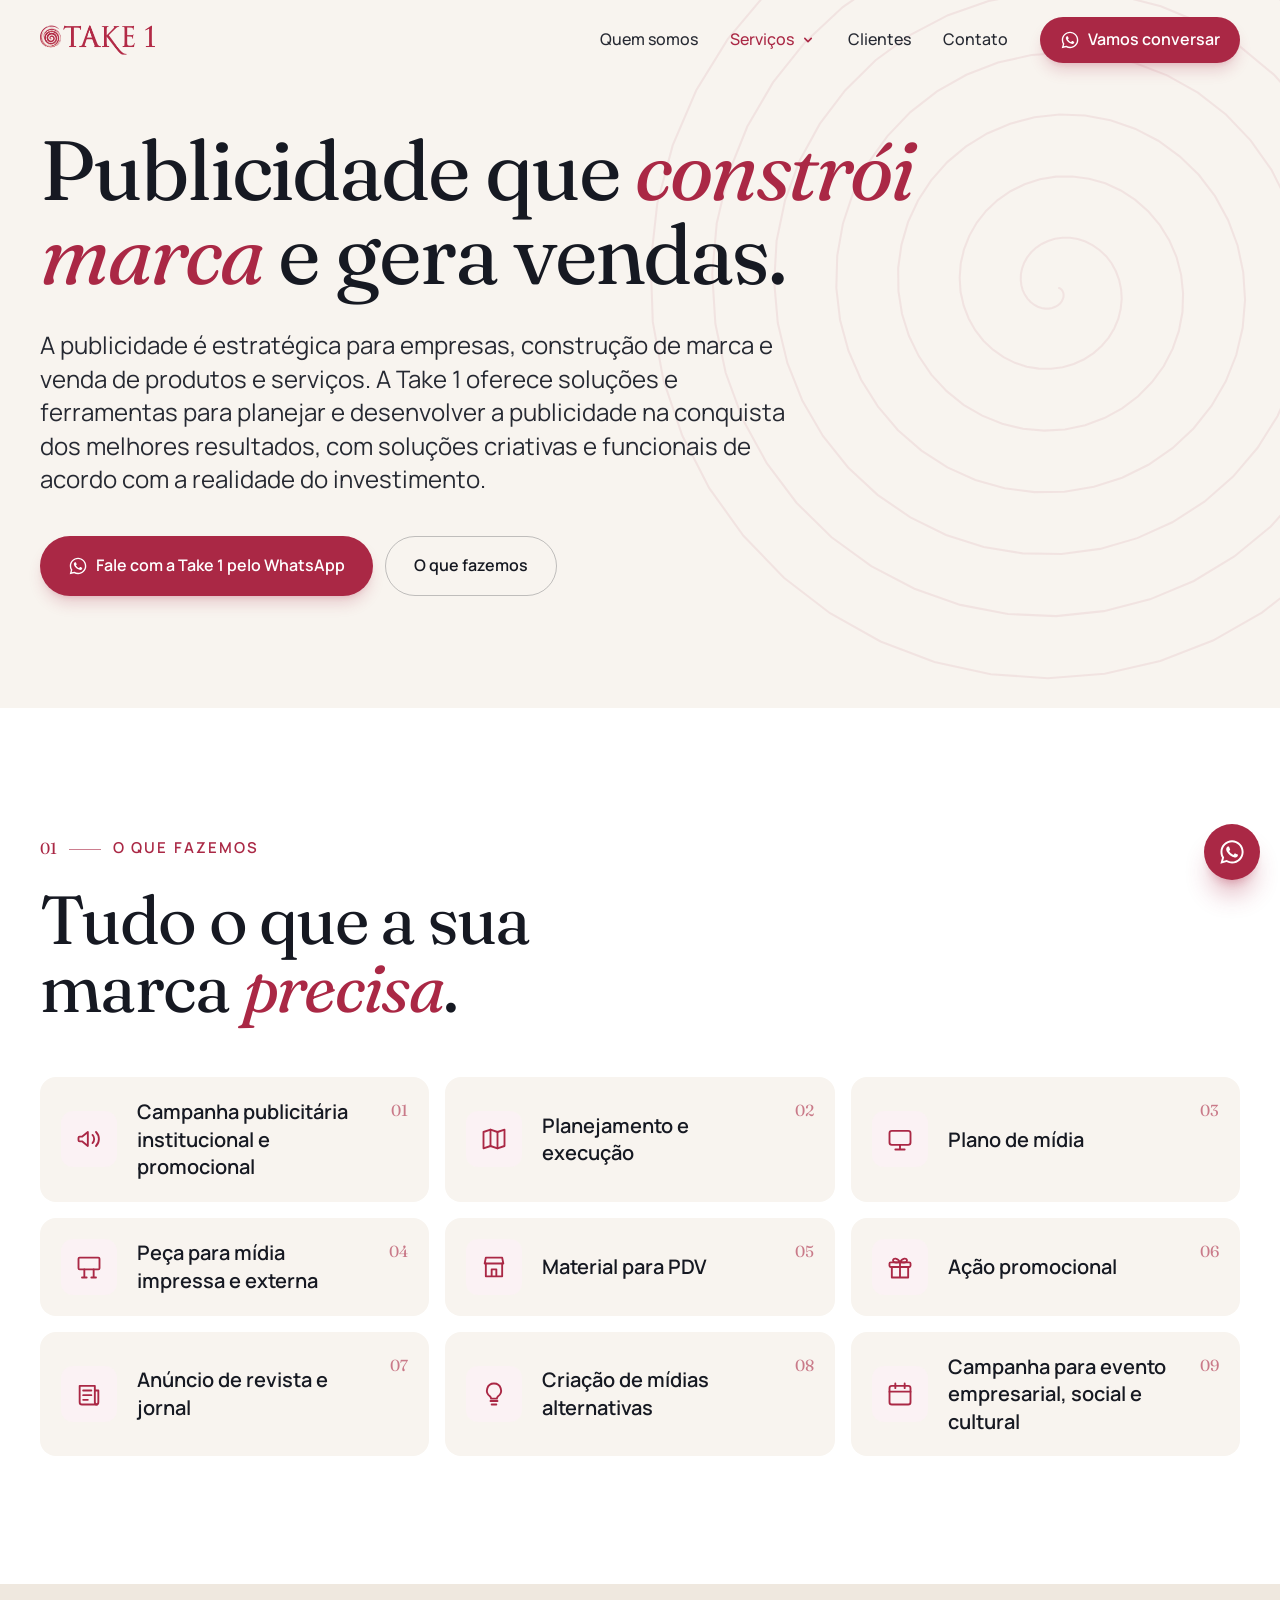
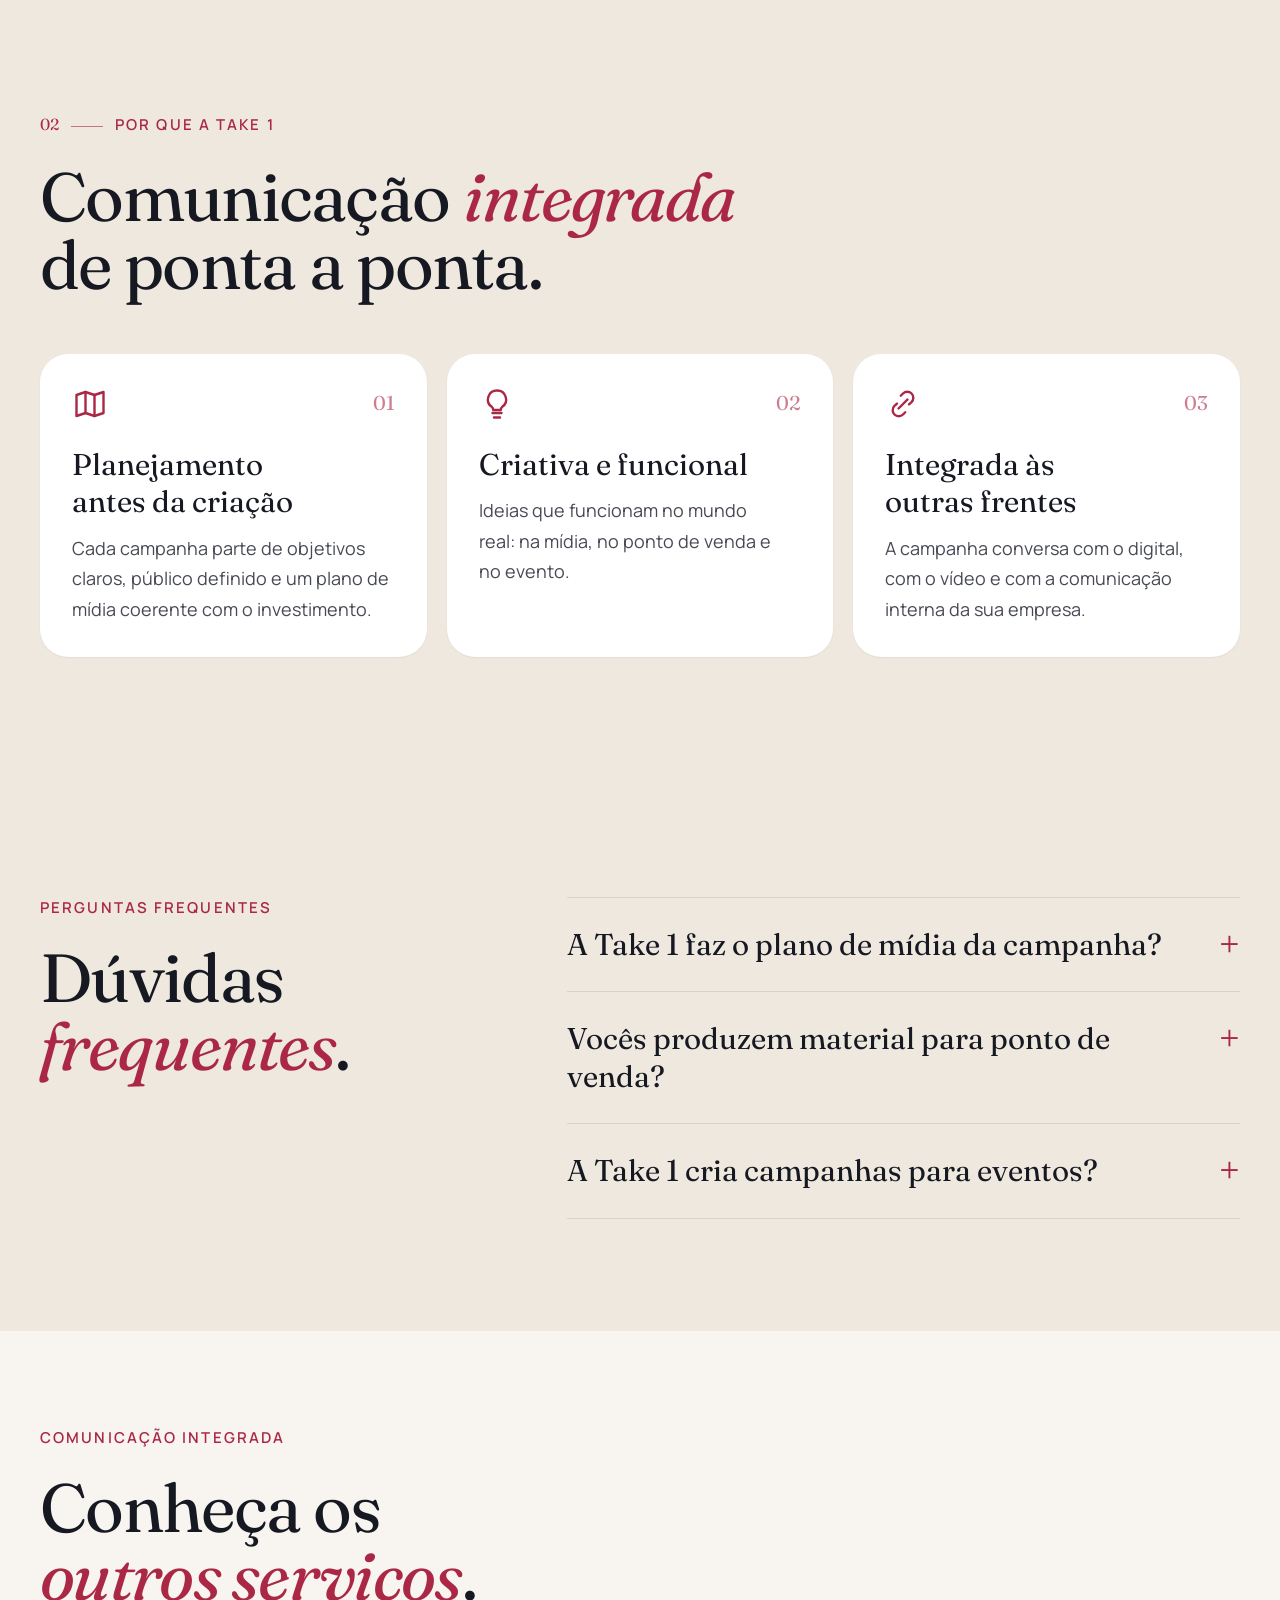
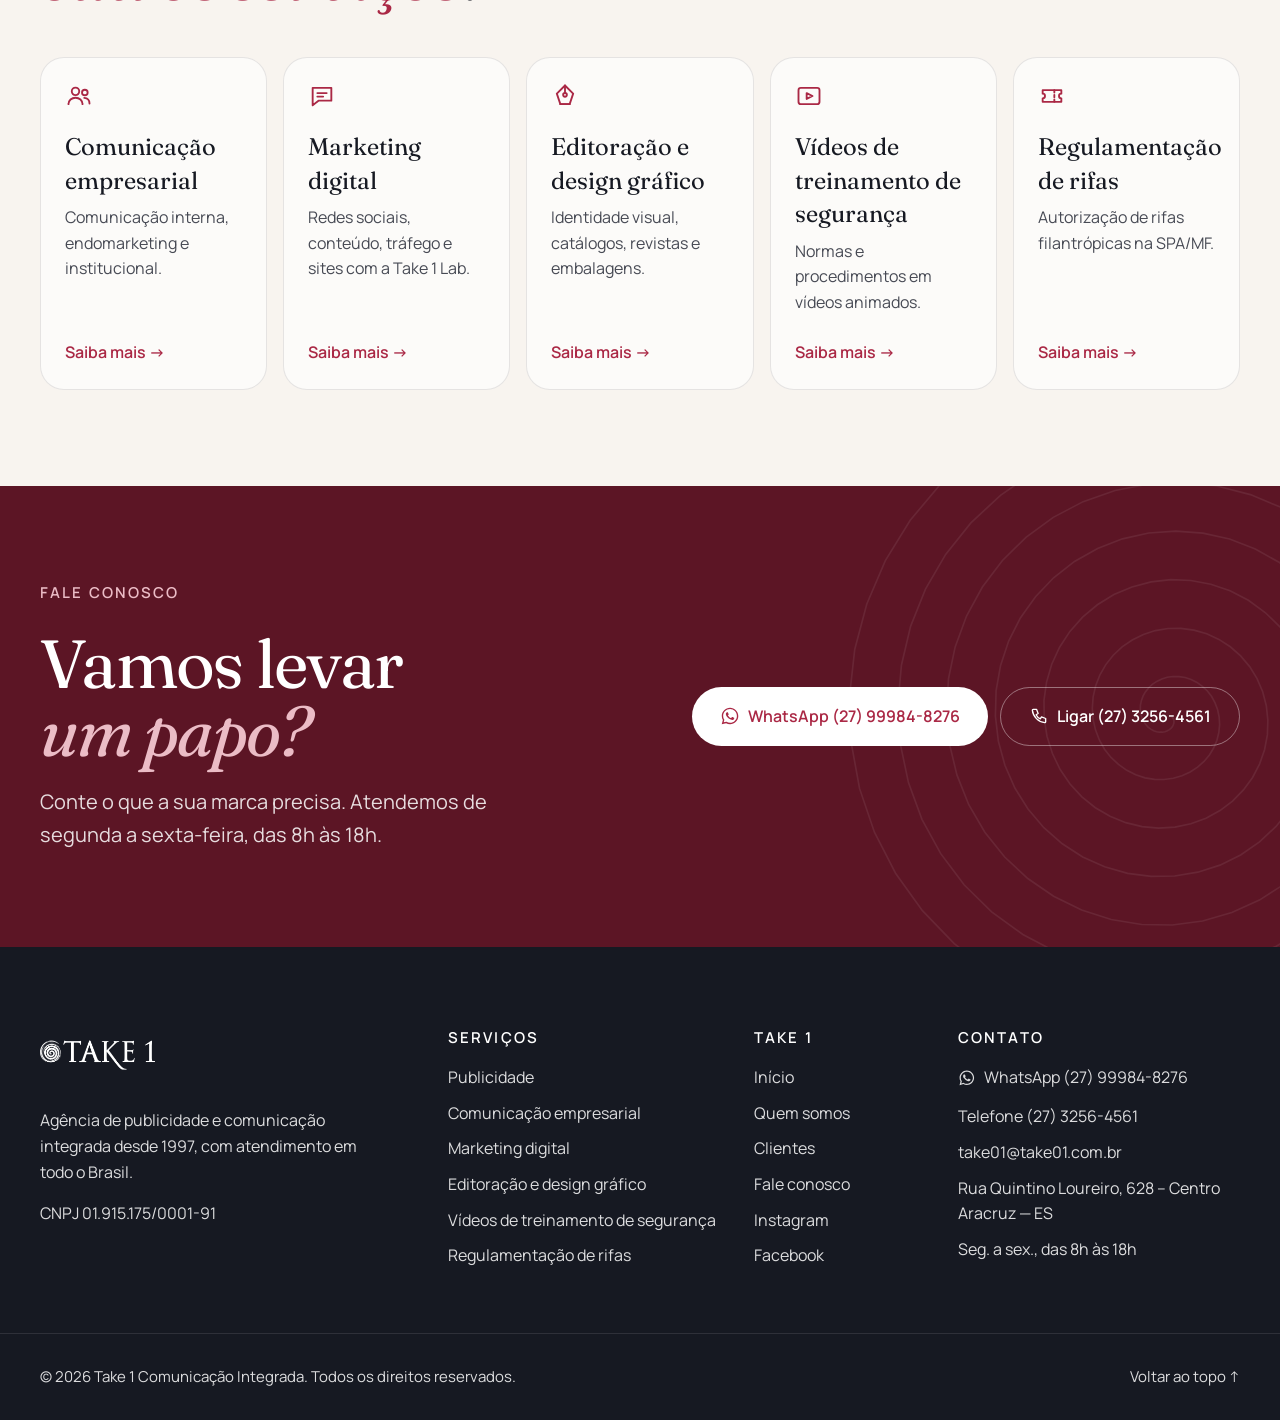
<file: publicidade/index.html>
<!DOCTYPE html>
<html lang="pt-BR">
<head>
  <meta charset="UTF-8">
  <meta name="viewport" content="width=device-width, initial-scale=1">
  <script>document.documentElement.classList.add('js')</script>

  <title>Agência de Publicidade | Campanhas, Plano de Mídia e PDV | Take 1</title>
  <meta name="description" content="Campanhas publicitárias institucionais e promocionais, plano de mídia, peças para mídia impressa e externa, material para PDV e ações promocionais.">
  <link rel="canonical" href="https://www.take01.com.br/publicidade/">
  <meta name="robots" content="index, follow, max-image-preview:large">
  <meta name="theme-color" content="#aa2845">

  <meta property="og:type" content="website">
  <meta property="og:locale" content="pt_BR">
  <meta property="og:site_name" content="Take 1 Comunicação">
  <meta property="og:title" content="Agência de Publicidade | Campanhas, Plano de Mídia e PDV | Take 1">
  <meta property="og:description" content="Campanhas publicitárias institucionais e promocionais, plano de mídia, peças para mídia impressa e externa, material para PDV e ações promocionais.">
  <meta property="og:url" content="https://www.take01.com.br/publicidade/">
  <meta property="og:image" content="https://www.take01.com.br/assets/img/logo-take1.png">
  <meta name="twitter:card" content="summary">

  <link rel="icon" type="image/png" href="../assets/img/favicon.png">
  <link rel="apple-touch-icon" href="../assets/img/favicon.png">
  <link rel="preconnect" href="https://fonts.googleapis.com">
  <link rel="preconnect" href="https://fonts.gstatic.com" crossorigin>
  <link href="https://fonts.googleapis.com/css2?family=Fraunces:ital,opsz,wght@0,9..144,400;0,9..144,500;1,9..144,400;1,9..144,500&family=Manrope:wght@400;500;600;700&display=swap" rel="stylesheet">
  <link rel="stylesheet" href="../assets/css/style.css">

<script type="application/ld+json">
{
  "@context": "https://schema.org",
  "@graph": [
    {
      "@type": [
        "AdvertisingAgency",
        "LocalBusiness"
      ],
      "@id": "https://www.take01.com.br/#empresa",
      "name": "Take 1 Comunicação Integrada",
      "legalName": "Take 1 Publicidade Propaganda e Marketing Ltda",
      "taxID": "01.915.175/0001-91",
      "alternateName": [
        "Take 1 Comunicação",
        "Take01",
        "Take 1 Lab"
      ],
      "url": "https://www.take01.com.br/",
      "logo": "https://www.take01.com.br/assets/img/logo-take1.png",
      "image": "https://www.take01.com.br/assets/img/logo-take1.png",
      "foundingDate": "1997",
      "description": "Agência de publicidade e comunicação integrada com atendimento em todo o Brasil.",
      "telephone": "+55-27-3256-4561",
      "email": "take01@take01.com.br",
      "address": {
        "@type": "PostalAddress",
        "streetAddress": "Rua Quintino Loureiro, 628 – Centro",
        "addressLocality": "Aracruz",
        "addressRegion": "ES",
        "addressCountry": "BR"
      },
      "areaServed": {
        "@type": "Country",
        "name": "Brasil"
      },
      "openingHoursSpecification": {
        "@type": "OpeningHoursSpecification",
        "dayOfWeek": [
          "Monday",
          "Tuesday",
          "Wednesday",
          "Thursday",
          "Friday"
        ],
        "opens": "08:00",
        "closes": "18:00"
      },
      "sameAs": [
        "https://www.instagram.com/take1comunicacao/",
        "https://www.facebook.com/Take1Agencia/"
      ]
    },
    {
      "@type": "WebPage",
      "@id": "https://www.take01.com.br/publicidade/",
      "url": "https://www.take01.com.br/publicidade/",
      "name": "Agência de Publicidade | Campanhas, Plano de Mídia e PDV | Take 1",
      "description": "Campanhas publicitárias institucionais e promocionais, plano de mídia, peças para mídia impressa e externa, material para PDV e ações promocionais.",
      "inLanguage": "pt-BR",
      "isPartOf": {
        "@type": "WebSite",
        "url": "https://www.take01.com.br/",
        "name": "Take 1 Comunicação"
      }
    },
    {
      "@type": "BreadcrumbList",
      "itemListElement": [
        {
          "@type": "ListItem",
          "position": 1,
          "name": "Início",
          "item": "https://www.take01.com.br/"
        },
        {
          "@type": "ListItem",
          "position": 2,
          "name": "Publicidade",
          "item": "https://www.take01.com.br/publicidade/"
        }
      ]
    },
    {
      "@type": "Service",
      "name": "Publicidade",
      "description": "Campanhas publicitárias institucionais e promocionais, plano de mídia, peças para mídia impressa e externa, material para PDV e ações promocionais.",
      "url": "https://www.take01.com.br/publicidade/",
      "provider": {
        "@id": "https://www.take01.com.br/#empresa"
      },
      "areaServed": {
        "@type": "Country",
        "name": "Brasil"
      }
    },
    {
      "@type": "FAQPage",
      "mainEntity": [
        {
          "@type": "Question",
          "name": "A Take 1 faz o plano de mídia da campanha?",
          "acceptedAnswer": {
            "@type": "Answer",
            "text": "Sim. Planejamos a campanha, definimos o plano de mídia e cuidamos da execução, de acordo com a realidade do seu investimento."
          }
        },
        {
          "@type": "Question",
          "name": "Vocês produzem material para ponto de venda?",
          "acceptedAnswer": {
            "@type": "Answer",
            "text": "Sim. Criamos material para PDV, peças para mídia impressa e externa e ações promocionais integradas à campanha."
          }
        },
        {
          "@type": "Question",
          "name": "A Take 1 cria campanhas para eventos?",
          "acceptedAnswer": {
            "@type": "Answer",
            "text": "Sim. Criamos campanhas para eventos empresariais, sociais e culturais, da identidade do evento às peças de divulgação."
          }
        }
      ]
    }
  ]
}
</script>
</head>
<body id="topo">
  <a href="#conteudo" class="sr-only focus:not-sr-only focus:fixed focus:left-4 focus:top-4 focus:z-[100] focus:rounded-full focus:bg-vinho focus:px-5 focus:py-3 focus:text-white">Pular para o conteúdo</a>

  <header class="fixed inset-x-0 top-0 z-50 transition-all duration-300" data-header>
    <div class="container-site flex h-20 items-center justify-between gap-6">
      <a href="../" class="shrink-0" aria-label="Take 1 Comunicação — página inicial">
        <img src="../assets/img/logo-take1.png" alt="Take 1 Comunicação Integrada" width="222" height="108" class="h-12 w-auto sm:h-14">
      </a>

      <nav id="menu" aria-label="Menu principal"
           class="fixed inset-x-0 top-20 hidden max-h-[calc(100vh-5rem)] flex-col gap-1 overflow-y-auto border-t border-tinta/10 bg-marfim px-4 pb-8 pt-4 shadow-xl lg:static lg:flex lg:max-h-none lg:flex-row lg:items-center lg:gap-8 lg:overflow-visible lg:border-0 lg:bg-transparent lg:p-0 lg:shadow-none">
        <ul class="flex flex-col lg:flex-row lg:items-center lg:gap-8">
          <li><a href="../quem-somos/" class="nav-link block py-3 lg:py-2">Quem somos</a></li>
          <li class="group relative">
            <button type="button" class="nav-link flex w-full items-center justify-between gap-1.5 py-3 lg:w-auto lg:py-2 text-vinho" aria-haspopup="true">
              Serviços
              <svg viewBox="0 0 20 20" class="h-4 w-4 transition group-hover:rotate-180 group-focus-within:rotate-180" fill="currentColor" aria-hidden="true"><path d="M5.3 7.3a1 1 0 0 1 1.4 0L10 10.6l3.3-3.3a1 1 0 1 1 1.4 1.4l-4 4a1 1 0 0 1-1.4 0l-4-4a1 1 0 0 1 0-1.4Z"/></svg>
            </button>
            <ul class="mb-2 border-l border-tinta/10 pl-3 lg:invisible lg:absolute lg:left-1/2 lg:top-full lg:mb-0 lg:w-80 lg:-translate-x-1/2 lg:translate-y-2 lg:rounded-2xl lg:border lg:border-tinta/10 lg:bg-white lg:p-2 lg:opacity-0 lg:shadow-2xl lg:shadow-tinta/10 lg:transition lg:duration-200 lg:group-hover:visible lg:group-hover:translate-y-0 lg:group-hover:opacity-100 lg:group-focus-within:visible lg:group-focus-within:translate-y-0 lg:group-focus-within:opacity-100">
              <li><a href="../publicidade/" class="block rounded-xl px-3 py-2.5 transition hover:bg-vinho-50" aria-current="page">
                <span class="block text-sm font-semibold text-tinta">Publicidade</span>
                <span class="hidden text-xs text-nevoa lg:block">Campanhas, plano de mídia, PDV e ações promocionais.</span></a></li>
              <li><a href="../comunicacao-empresarial/" class="block rounded-xl px-3 py-2.5 transition hover:bg-vinho-50">
                <span class="block text-sm font-semibold text-tinta">Comunicação empresarial</span>
                <span class="hidden text-xs text-nevoa lg:block">Comunicação interna, endomarketing e institucional.</span></a></li>
              <li><a href="../marketing-digital/" class="block rounded-xl px-3 py-2.5 transition hover:bg-vinho-50">
                <span class="block text-sm font-semibold text-tinta">Marketing digital</span>
                <span class="hidden text-xs text-nevoa lg:block">Redes sociais, conteúdo, tráfego e sites com a Take 1 Lab.</span></a></li>
              <li><a href="../design-grafico/" class="block rounded-xl px-3 py-2.5 transition hover:bg-vinho-50">
                <span class="block text-sm font-semibold text-tinta">Editoração e design gráfico</span>
                <span class="hidden text-xs text-nevoa lg:block">Identidade visual, catálogos, revistas e embalagens.</span></a></li>
              <li><a href="../videos-de-treinamento/" class="block rounded-xl px-3 py-2.5 transition hover:bg-vinho-50">
                <span class="block text-sm font-semibold text-tinta">Vídeos de treinamento de segurança</span>
                <span class="hidden text-xs text-nevoa lg:block">Normas e procedimentos em vídeos animados.</span></a></li>
              <li><a href="../regulamentacao-de-rifas/" class="block rounded-xl px-3 py-2.5 transition hover:bg-vinho-50">
                <span class="block text-sm font-semibold text-tinta">Regulamentação de rifas</span>
                <span class="hidden text-xs text-nevoa lg:block">Autorização de rifas filantrópicas na SPA/MF.</span></a></li>
            </ul>
          </li>
          <li><a href="../clientes/" class="nav-link block py-3 lg:py-2">Clientes</a></li>
          <li><a href="../fale-conosco/" class="nav-link block py-3 lg:py-2">Contato</a></li>
        </ul>
        <a href="https://wa.me/5527999848276?text=Ol%C3%A1%21%20Vim%20pelo%20site%20da%20Take%201." target="_blank" rel="noopener" class="btn-primario mt-4 lg:mt-0 lg:px-5 lg:py-2.5"><svg viewBox="0 0 24 24" class="h-5 w-5" aria-hidden="true"><path fill="currentColor" d="M12.04 2C6.58 2 2.13 6.45 2.13 11.91c0 1.75.46 3.45 1.32 4.95L2.05 22l5.25-1.38a9.9 9.9 0 0 0 4.74 1.21c5.46 0 9.91-4.45 9.91-9.91S17.5 2 12.04 2Zm0 18.15c-1.48 0-2.93-.4-4.2-1.15l-.3-.18-3.12.82.83-3.04-.2-.31a8.2 8.2 0 0 1-1.26-4.38c0-4.54 3.7-8.24 8.25-8.24 4.54 0 8.24 3.7 8.24 8.24 0 4.55-3.7 8.24-8.24 8.24Zm4.52-6.16c-.25-.12-1.47-.72-1.69-.81-.23-.08-.39-.12-.56.13-.16.24-.64.8-.78.97-.15.16-.29.18-.54.06-.25-.12-1.05-.39-1.99-1.23-.74-.66-1.23-1.47-1.38-1.72-.14-.25-.01-.38.11-.5.11-.11.25-.29.37-.43.13-.15.17-.25.25-.41.08-.17.04-.31-.02-.43-.06-.13-.56-1.34-.76-1.84-.2-.48-.41-.42-.56-.42h-.48c-.17 0-.43.06-.66.31-.22.25-.86.85-.86 2.07 0 1.22.89 2.4 1.01 2.56.12.17 1.75 2.67 4.23 3.74.59.26 1.05.41 1.41.52.59.19 1.13.16 1.56.1.48-.07 1.47-.6 1.67-1.18.21-.58.21-1.07.15-1.18-.06-.1-.23-.16-.48-.28Z"/></svg>Vamos conversar</a>
      </nav>

      <button type="button" class="relative flex h-12 w-12 items-center justify-center rounded-full bg-vinho shadow-lg shadow-vinho/25 lg:hidden"
              aria-controls="menu" aria-expanded="false" aria-label="Abrir menu" data-menu-toggle>
        <span class="absolute h-0.5 w-5 -translate-y-1 rounded-full bg-white transition" data-bar-1></span>
        <span class="absolute h-0.5 w-5 translate-y-1 rounded-full bg-white transition" data-bar-2></span>
      </button>
    </div>
  </header>

  <main id="conteudo">
    <section class="relative overflow-hidden pb-20 pt-28 lg:pb-28 lg:pt-32" aria-labelledby="pagina-titulo">
      <img src="../assets/img/espiral.svg" alt="" aria-hidden="true"
           class="pointer-events-none absolute -right-56 -top-40 w-[44rem] max-w-none animate-girar opacity-[0.08] lg:w-[56rem]">
      <div class="container-site relative">
        <div class="grid items-center gap-14 lg:grid-cols-12 lg:gap-16">
          <div class="min-w-0 lg:col-span-10">
            
            <h1 id="pagina-titulo" class="revelar text-[2.5rem] font-normal leading-[1.08] tracking-tight sm:text-6xl lg:text-7xl">Publicidade que <em>constrói marca</em> e gera vendas.</h1>
            <p class="revelar lead mt-8 max-w-3xl">A publicidade é estratégica para empresas, construção de marca e venda de produtos e serviços. A Take 1 oferece soluções e ferramentas para planejar e desenvolver a publicidade na conquista dos melhores resultados, com soluções criativas e funcionais de acordo com a realidade do investimento.</p>
            <div class="revelar mt-10 flex flex-col gap-3 sm:flex-row">
              <a href="https://wa.me/5527999848276?text=Ol%C3%A1%21%20Vim%20pelo%20site%20da%20Take%201%20e%20quero%20falar%20sobre%20publicidade." target="_blank" rel="noopener" class="btn-primario"><svg viewBox="0 0 24 24" class="h-5 w-5" aria-hidden="true"><path fill="currentColor" d="M12.04 2C6.58 2 2.13 6.45 2.13 11.91c0 1.75.46 3.45 1.32 4.95L2.05 22l5.25-1.38a9.9 9.9 0 0 0 4.74 1.21c5.46 0 9.91-4.45 9.91-9.91S17.5 2 12.04 2Zm0 18.15c-1.48 0-2.93-.4-4.2-1.15l-.3-.18-3.12.82.83-3.04-.2-.31a8.2 8.2 0 0 1-1.26-4.38c0-4.54 3.7-8.24 8.25-8.24 4.54 0 8.24 3.7 8.24 8.24 0 4.55-3.7 8.24-8.24 8.24Zm4.52-6.16c-.25-.12-1.47-.72-1.69-.81-.23-.08-.39-.12-.56.13-.16.24-.64.8-.78.97-.15.16-.29.18-.54.06-.25-.12-1.05-.39-1.99-1.23-.74-.66-1.23-1.47-1.38-1.72-.14-.25-.01-.38.11-.5.11-.11.25-.29.37-.43.13-.15.17-.25.25-.41.08-.17.04-.31-.02-.43-.06-.13-.56-1.34-.76-1.84-.2-.48-.41-.42-.56-.42h-.48c-.17 0-.43.06-.66.31-.22.25-.86.85-.86 2.07 0 1.22.89 2.4 1.01 2.56.12.17 1.75 2.67 4.23 3.74.59.26 1.05.41 1.41.52.59.19 1.13.16 1.56.1.48-.07 1.47-.6 1.67-1.18.21-.58.21-1.07.15-1.18-.06-.1-.23-.16-.48-.28Z"/></svg>Fale com a Take 1 pelo WhatsApp</a>
              <a href="#o-que-fazemos" class="btn-contorno">O que fazemos</a>
            </div>
          </div>
          
        </div>
      </div>
    </section>

    <section id="o-que-fazemos" class="bg-white py-24 lg:py-32" aria-labelledby="itens-titulo">
      <div class="container-site">
        <div class="mb-14 grid gap-8 lg:grid-cols-12 lg:items-end lg:gap-16">
          <div class="lg:col-span-7">
            <p class="eyebrow"><span class="cena">01</span>O que fazemos</p>
            <h2 id="itens-titulo" class="titulo-secao revelar">Tudo o que a sua marca <em>precisa</em>.</h2>
          </div>
          
        </div>
        <ul class="grid gap-4 sm:grid-cols-2 lg:grid-cols-3">
          <li class="revelar flex items-center gap-5 rounded-2xl border border-transparent bg-marfim p-5 transition duration-300 hover:-translate-y-0.5 hover:border-vinho/20 hover:shadow-lg hover:shadow-tinta/5">
            <span class="flex h-14 w-14 shrink-0 items-center justify-center rounded-xl bg-vinho-50"><svg viewBox="0 0 24 24" class="h-7 w-7 text-vinho" fill="none" stroke="currentColor" stroke-width="1.6" stroke-linecap="round" stroke-linejoin="round" aria-hidden="true"><path d="M3 11v2a1 1 0 0 0 1 1h2l5 4V6L6 10H4a1 1 0 0 0-1 1Z"/><path d="M15 8.5a5 5 0 0 1 0 7M18 6a8.5 8.5 0 0 1 0 12"/></svg></span>
            <span class="min-w-0 flex-1 text-lg font-semibold leading-snug text-tinta">Campanha publicitária institucional e promocional</span>
            <span class="self-start font-display text-sm tabular-nums text-vinho/60">01</span>
          </li>
          <li class="revelar flex items-center gap-5 rounded-2xl border border-transparent bg-marfim p-5 transition duration-300 hover:-translate-y-0.5 hover:border-vinho/20 hover:shadow-lg hover:shadow-tinta/5">
            <span class="flex h-14 w-14 shrink-0 items-center justify-center rounded-xl bg-vinho-50"><svg viewBox="0 0 24 24" class="h-7 w-7 text-vinho" fill="none" stroke="currentColor" stroke-width="1.6" stroke-linecap="round" stroke-linejoin="round" aria-hidden="true"><path d="M9 4 3 6v14l6-2 6 2 6-2V4l-6 2-6-2Z"/><path d="M9 4v14M15 6v14"/></svg></span>
            <span class="min-w-0 flex-1 text-lg font-semibold leading-snug text-tinta">Planejamento e execução</span>
            <span class="self-start font-display text-sm tabular-nums text-vinho/60">02</span>
          </li>
          <li class="revelar flex items-center gap-5 rounded-2xl border border-transparent bg-marfim p-5 transition duration-300 hover:-translate-y-0.5 hover:border-vinho/20 hover:shadow-lg hover:shadow-tinta/5">
            <span class="flex h-14 w-14 shrink-0 items-center justify-center rounded-xl bg-vinho-50"><svg viewBox="0 0 24 24" class="h-7 w-7 text-vinho" fill="none" stroke="currentColor" stroke-width="1.6" stroke-linecap="round" stroke-linejoin="round" aria-hidden="true"><rect x="3" y="5" width="18" height="12" rx="2"/><path d="M8 21h8M12 17v4"/></svg></span>
            <span class="min-w-0 flex-1 text-lg font-semibold leading-snug text-tinta">Plano de mídia</span>
            <span class="self-start font-display text-sm tabular-nums text-vinho/60">03</span>
          </li>
          <li class="revelar flex items-center gap-5 rounded-2xl border border-transparent bg-marfim p-5 transition duration-300 hover:-translate-y-0.5 hover:border-vinho/20 hover:shadow-lg hover:shadow-tinta/5">
            <span class="flex h-14 w-14 shrink-0 items-center justify-center rounded-xl bg-vinho-50"><svg viewBox="0 0 24 24" class="h-7 w-7 text-vinho" fill="none" stroke="currentColor" stroke-width="1.6" stroke-linecap="round" stroke-linejoin="round" aria-hidden="true"><rect x="3" y="4" width="18" height="10" rx="1"/><path d="M8 14v7M16 14v7M6 21h4M14 21h4"/></svg></span>
            <span class="min-w-0 flex-1 text-lg font-semibold leading-snug text-tinta">Peça para mídia impressa e externa</span>
            <span class="self-start font-display text-sm tabular-nums text-vinho/60">04</span>
          </li>
          <li class="revelar flex items-center gap-5 rounded-2xl border border-transparent bg-marfim p-5 transition duration-300 hover:-translate-y-0.5 hover:border-vinho/20 hover:shadow-lg hover:shadow-tinta/5">
            <span class="flex h-14 w-14 shrink-0 items-center justify-center rounded-xl bg-vinho-50"><svg viewBox="0 0 24 24" class="h-7 w-7 text-vinho" fill="none" stroke="currentColor" stroke-width="1.6" stroke-linecap="round" stroke-linejoin="round" aria-hidden="true"><path d="M4 9h16l-1-5H5L4 9Z"/><path d="M5 9v11h14V9M10 20v-6h4v6"/></svg></span>
            <span class="min-w-0 flex-1 text-lg font-semibold leading-snug text-tinta">Material para PDV</span>
            <span class="self-start font-display text-sm tabular-nums text-vinho/60">05</span>
          </li>
          <li class="revelar flex items-center gap-5 rounded-2xl border border-transparent bg-marfim p-5 transition duration-300 hover:-translate-y-0.5 hover:border-vinho/20 hover:shadow-lg hover:shadow-tinta/5">
            <span class="flex h-14 w-14 shrink-0 items-center justify-center rounded-xl bg-vinho-50"><svg viewBox="0 0 24 24" class="h-7 w-7 text-vinho" fill="none" stroke="currentColor" stroke-width="1.6" stroke-linecap="round" stroke-linejoin="round" aria-hidden="true"><rect x="3" y="8" width="18" height="4" rx="1"/><path d="M5 12v9h14v-9M12 8v13M12 8c-2-4-6-4-6-1.5S10 8 12 8Zm0 0c2-4 6-4 6-1.5S14 8 12 8Z"/></svg></span>
            <span class="min-w-0 flex-1 text-lg font-semibold leading-snug text-tinta">Ação promocional</span>
            <span class="self-start font-display text-sm tabular-nums text-vinho/60">06</span>
          </li>
          <li class="revelar flex items-center gap-5 rounded-2xl border border-transparent bg-marfim p-5 transition duration-300 hover:-translate-y-0.5 hover:border-vinho/20 hover:shadow-lg hover:shadow-tinta/5">
            <span class="flex h-14 w-14 shrink-0 items-center justify-center rounded-xl bg-vinho-50"><svg viewBox="0 0 24 24" class="h-7 w-7 text-vinho" fill="none" stroke="currentColor" stroke-width="1.6" stroke-linecap="round" stroke-linejoin="round" aria-hidden="true"><path d="M4 5h13v14a2 2 0 0 0 2 2H6a2 2 0 0 1-2-2V5Z"/><path d="M17 9h3v10a2 2 0 0 1-2 2M7 9h7M7 13h7M7 17h4"/></svg></span>
            <span class="min-w-0 flex-1 text-lg font-semibold leading-snug text-tinta">Anúncio de revista e jornal</span>
            <span class="self-start font-display text-sm tabular-nums text-vinho/60">07</span>
          </li>
          <li class="revelar flex items-center gap-5 rounded-2xl border border-transparent bg-marfim p-5 transition duration-300 hover:-translate-y-0.5 hover:border-vinho/20 hover:shadow-lg hover:shadow-tinta/5">
            <span class="flex h-14 w-14 shrink-0 items-center justify-center rounded-xl bg-vinho-50"><svg viewBox="0 0 24 24" class="h-7 w-7 text-vinho" fill="none" stroke="currentColor" stroke-width="1.6" stroke-linecap="round" stroke-linejoin="round" aria-hidden="true"><path d="M9 18h6M10 21h4"/><path d="M12 3a6 6 0 0 0-3.5 10.9c.6.5 1 1.2 1 2V16h5v-.1c0-.8.4-1.5 1-2A6 6 0 0 0 12 3Z"/></svg></span>
            <span class="min-w-0 flex-1 text-lg font-semibold leading-snug text-tinta">Criação de mídias alternativas</span>
            <span class="self-start font-display text-sm tabular-nums text-vinho/60">08</span>
          </li>
          <li class="revelar flex items-center gap-5 rounded-2xl border border-transparent bg-marfim p-5 transition duration-300 hover:-translate-y-0.5 hover:border-vinho/20 hover:shadow-lg hover:shadow-tinta/5">
            <span class="flex h-14 w-14 shrink-0 items-center justify-center rounded-xl bg-vinho-50"><svg viewBox="0 0 24 24" class="h-7 w-7 text-vinho" fill="none" stroke="currentColor" stroke-width="1.6" stroke-linecap="round" stroke-linejoin="round" aria-hidden="true"><rect x="3" y="5" width="18" height="16" rx="2"/><path d="M3 10h18M8 3v4M16 3v4"/></svg></span>
            <span class="min-w-0 flex-1 text-lg font-semibold leading-snug text-tinta">Campanha para evento empresarial, social e cultural</span>
            <span class="self-start font-display text-sm tabular-nums text-vinho/60">09</span>
          </li>
        </ul>
      </div>
    </section>

    <section class="bg-areia py-24 lg:py-32" aria-labelledby="pilares-titulo">
      <div class="container-site">
        <p class="eyebrow"><span class="cena">02</span>Por que a Take 1</p>
        <h2 id="pilares-titulo" class="titulo-secao revelar max-w-3xl">Comunicação <em>integrada</em> de ponta a ponta.</h2>
        <ul class="mt-14 grid gap-5 md:grid-cols-3">
          <li class="revelar flex flex-col rounded-[1.75rem] bg-white p-8 shadow-sm shadow-tinta/5">
            <span class="flex items-start justify-between gap-4"><svg viewBox="0 0 24 24" class="h-9 w-9 text-vinho" fill="none" stroke="currentColor" stroke-width="1.6" stroke-linecap="round" stroke-linejoin="round" aria-hidden="true"><path d="M9 4 3 6v14l6-2 6 2 6-2V4l-6 2-6-2Z"/><path d="M9 4v14M15 6v14"/></svg><span class="font-display text-lg text-vinho/60">01</span></span>
            <h3 class="mt-6 text-2xl">Planejamento antes da criação</h3>
            <p class="mt-3 text-nevoa">Cada campanha parte de objetivos claros, público definido e um plano de mídia coerente com o investimento.</p>
          </li>
          <li class="revelar flex flex-col rounded-[1.75rem] bg-white p-8 shadow-sm shadow-tinta/5">
            <span class="flex items-start justify-between gap-4"><svg viewBox="0 0 24 24" class="h-9 w-9 text-vinho" fill="none" stroke="currentColor" stroke-width="1.6" stroke-linecap="round" stroke-linejoin="round" aria-hidden="true"><path d="M9 18h6M10 21h4"/><path d="M12 3a6 6 0 0 0-3.5 10.9c.6.5 1 1.2 1 2V16h5v-.1c0-.8.4-1.5 1-2A6 6 0 0 0 12 3Z"/></svg><span class="font-display text-lg text-vinho/60">02</span></span>
            <h3 class="mt-6 text-2xl">Criativa e funcional</h3>
            <p class="mt-3 text-nevoa">Ideias que funcionam no mundo real: na mídia, no ponto de venda e no evento.</p>
          </li>
          <li class="revelar flex flex-col rounded-[1.75rem] bg-white p-8 shadow-sm shadow-tinta/5">
            <span class="flex items-start justify-between gap-4"><svg viewBox="0 0 24 24" class="h-9 w-9 text-vinho" fill="none" stroke="currentColor" stroke-width="1.6" stroke-linecap="round" stroke-linejoin="round" aria-hidden="true"><path d="M9 15 15 9"/><path d="M10.5 6.5 12 5a4 4 0 0 1 5.7 5.7L16 12.3M8 11.7 6.3 13.3A4 4 0 0 0 12 19l1.5-1.5"/></svg><span class="font-display text-lg text-vinho/60">03</span></span>
            <h3 class="mt-6 text-2xl">Integrada às outras frentes</h3>
            <p class="mt-3 text-nevoa">A campanha conversa com o digital, com o vídeo e com a comunicação interna da sua empresa.</p>
          </li>
        </ul>
      </div>
    </section>

    <section class="bg-areia py-24 lg:py-28" aria-labelledby="faq-titulo">
      <div class="container-site grid gap-12 lg:grid-cols-12 lg:gap-16">
        <div class="lg:col-span-5">
          <p class="eyebrow">Perguntas frequentes</p>
          <h2 id="faq-titulo" class="titulo-secao revelar">Dúvidas <em>frequentes</em>.</h2>
        </div>
        <div class="divide-y divide-tinta/10 border-y border-tinta/10 lg:col-span-7">
          <details class="faq-item revelar">
            <summary>A Take 1 faz o plano de mídia da campanha?</summary>
            <p class="pb-6 leading-relaxed">Sim. Planejamos a campanha, definimos o plano de mídia e cuidamos da execução, de acordo com a realidade do seu investimento.</p>
          </details>
          <details class="faq-item revelar">
            <summary>Vocês produzem material para ponto de venda?</summary>
            <p class="pb-6 leading-relaxed">Sim. Criamos material para PDV, peças para mídia impressa e externa e ações promocionais integradas à campanha.</p>
          </details>
          <details class="faq-item revelar">
            <summary>A Take 1 cria campanhas para eventos?</summary>
            <p class="pb-6 leading-relaxed">Sim. Criamos campanhas para eventos empresariais, sociais e culturais, da identidade do evento às peças de divulgação.</p>
          </details>
        </div>
      </div>
    </section>

    <section class="py-20 lg:py-24" aria-labelledby="outros-titulo">
      <div class="container-site">
        <p class="eyebrow">Comunicação integrada</p>
        <h2 id="outros-titulo" class="titulo-secao revelar max-w-2xl">Conheça os <em>outros serviços</em>.</h2>
        <ul class="mt-12 grid gap-4 sm:grid-cols-2 lg:grid-cols-5">
          <li><a href="../comunicacao-empresarial/" class="group flex h-full flex-col justify-between gap-6 rounded-3xl border border-tinta/10 bg-white/60 p-6 transition hover:-translate-y-0.5 hover:border-vinho/40 hover:bg-white">
            <span><svg viewBox="0 0 24 24" class="h-7 w-7 text-vinho" fill="none" stroke="currentColor" stroke-width="1.6" stroke-linecap="round" stroke-linejoin="round" aria-hidden="true"><circle cx="9" cy="8" r="3.2"/><path d="M3 19c0-3.3 2.7-5.5 6-5.5s6 2.2 6 5.5"/><circle cx="17" cy="9" r="2.4"/><path d="M16.5 13.6c2.6.2 4.5 2 4.5 4.9"/></svg><span class="mt-5 block font-display text-xl text-tinta">Comunicação empresarial</span><span class="mt-2 block text-sm text-nevoa">Comunicação interna, endomarketing e institucional.</span></span>
            <span class="text-sm font-semibold text-vinho">Saiba mais <span aria-hidden="true" class="inline-block transition group-hover:translate-x-1">→</span></span></a></li>
          <li><a href="../marketing-digital/" class="group flex h-full flex-col justify-between gap-6 rounded-3xl border border-tinta/10 bg-white/60 p-6 transition hover:-translate-y-0.5 hover:border-vinho/40 hover:bg-white">
            <span><svg viewBox="0 0 24 24" class="h-7 w-7 text-vinho" fill="none" stroke="currentColor" stroke-width="1.6" stroke-linecap="round" stroke-linejoin="round" aria-hidden="true"><path d="M4 5h16v11H9l-5 4V5Z"/><path d="M8 9.5h8M8 12.5h5"/></svg><span class="mt-5 block font-display text-xl text-tinta">Marketing digital</span><span class="mt-2 block text-sm text-nevoa">Redes sociais, conteúdo, tráfego e sites com a Take 1 Lab.</span></span>
            <span class="text-sm font-semibold text-vinho">Saiba mais <span aria-hidden="true" class="inline-block transition group-hover:translate-x-1">→</span></span></a></li>
          <li><a href="../design-grafico/" class="group flex h-full flex-col justify-between gap-6 rounded-3xl border border-tinta/10 bg-white/60 p-6 transition hover:-translate-y-0.5 hover:border-vinho/40 hover:bg-white">
            <span><svg viewBox="0 0 24 24" class="h-7 w-7 text-vinho" fill="none" stroke="currentColor" stroke-width="1.6" stroke-linecap="round" stroke-linejoin="round" aria-hidden="true"><path d="M12 3 5 10l3 9h8l3-9-7-7Z"/><circle cx="12" cy="11" r="1.6"/><path d="M12 3v6.4M8 19h8"/></svg><span class="mt-5 block font-display text-xl text-tinta">Editoração e design gráfico</span><span class="mt-2 block text-sm text-nevoa">Identidade visual, catálogos, revistas e embalagens.</span></span>
            <span class="text-sm font-semibold text-vinho">Saiba mais <span aria-hidden="true" class="inline-block transition group-hover:translate-x-1">→</span></span></a></li>
          <li><a href="../videos-de-treinamento/" class="group flex h-full flex-col justify-between gap-6 rounded-3xl border border-tinta/10 bg-white/60 p-6 transition hover:-translate-y-0.5 hover:border-vinho/40 hover:bg-white">
            <span><svg viewBox="0 0 24 24" class="h-7 w-7 text-vinho" fill="none" stroke="currentColor" stroke-width="1.6" stroke-linecap="round" stroke-linejoin="round" aria-hidden="true"><rect x="3" y="5" width="18" height="14" rx="2"/><path d="m10 9.5 5 2.5-5 2.5v-5Z"/></svg><span class="mt-5 block font-display text-xl text-tinta">Vídeos de treinamento de segurança</span><span class="mt-2 block text-sm text-nevoa">Normas e procedimentos em vídeos animados.</span></span>
            <span class="text-sm font-semibold text-vinho">Saiba mais <span aria-hidden="true" class="inline-block transition group-hover:translate-x-1">→</span></span></a></li>
          <li><a href="../regulamentacao-de-rifas/" class="group flex h-full flex-col justify-between gap-6 rounded-3xl border border-tinta/10 bg-white/60 p-6 transition hover:-translate-y-0.5 hover:border-vinho/40 hover:bg-white">
            <span><svg viewBox="0 0 24 24" class="h-7 w-7 text-vinho" fill="none" stroke="currentColor" stroke-width="1.6" stroke-linecap="round" stroke-linejoin="round" aria-hidden="true"><path d="M4 7h16v3a2 2 0 0 0 0 4v3H4v-3a2 2 0 0 0 0-4V7Z"/><path d="M14 7v10" stroke-dasharray="2 2"/></svg><span class="mt-5 block font-display text-xl text-tinta">Regulamentação de rifas</span><span class="mt-2 block text-sm text-nevoa">Autorização de rifas filantrópicas na SPA/MF.</span></span>
            <span class="text-sm font-semibold text-vinho">Saiba mais <span aria-hidden="true" class="inline-block transition group-hover:translate-x-1">→</span></span></a></li>
        </ul>
      </div>
    </section>

    <section class="relative overflow-hidden bg-vinho-800 py-20 text-white lg:py-24" aria-labelledby="cta-titulo">
      <img src="../assets/img/espiral-clara.svg" alt="" aria-hidden="true"
           class="pointer-events-none absolute -right-60 top-1/2 w-[44rem] max-w-none -translate-y-1/2 opacity-[0.07]">
      <div class="container-site relative grid items-center gap-10 lg:grid-cols-12">
        <div class="lg:col-span-6">
          <p class="eyebrow text-vinho-200">Fale conosco</p>
          <h2 id="cta-titulo" class="revelar text-4xl font-normal leading-none tracking-tight text-white sm:text-5xl lg:text-6xl">
            Vamos levar <em class="text-vinho-200">um papo?</em>
          </h2>
          <p class="revelar mt-5 max-w-md text-lg text-white/85">Conte o que a sua marca precisa. Atendemos de segunda a sexta-feira, das 8h às 18h.</p>
        </div>
        <div class="revelar flex flex-col gap-3 sm:flex-row lg:col-span-6 lg:justify-end">
          <a href="https://wa.me/5527999848276?text=Ol%C3%A1%21%20Vim%20pelo%20site%20da%20Take%201%20e%20quero%20falar%20sobre%20publicidade." target="_blank" rel="noopener" class="btn-claro"><svg viewBox="0 0 24 24" class="h-5 w-5" aria-hidden="true"><path fill="currentColor" d="M12.04 2C6.58 2 2.13 6.45 2.13 11.91c0 1.75.46 3.45 1.32 4.95L2.05 22l5.25-1.38a9.9 9.9 0 0 0 4.74 1.21c5.46 0 9.91-4.45 9.91-9.91S17.5 2 12.04 2Zm0 18.15c-1.48 0-2.93-.4-4.2-1.15l-.3-.18-3.12.82.83-3.04-.2-.31a8.2 8.2 0 0 1-1.26-4.38c0-4.54 3.7-8.24 8.25-8.24 4.54 0 8.24 3.7 8.24 8.24 0 4.55-3.7 8.24-8.24 8.24Zm4.52-6.16c-.25-.12-1.47-.72-1.69-.81-.23-.08-.39-.12-.56.13-.16.24-.64.8-.78.97-.15.16-.29.18-.54.06-.25-.12-1.05-.39-1.99-1.23-.74-.66-1.23-1.47-1.38-1.72-.14-.25-.01-.38.11-.5.11-.11.25-.29.37-.43.13-.15.17-.25.25-.41.08-.17.04-.31-.02-.43-.06-.13-.56-1.34-.76-1.84-.2-.48-.41-.42-.56-.42h-.48c-.17 0-.43.06-.66.31-.22.25-.86.85-.86 2.07 0 1.22.89 2.4 1.01 2.56.12.17 1.75 2.67 4.23 3.74.59.26 1.05.41 1.41.52.59.19 1.13.16 1.56.1.48-.07 1.47-.6 1.67-1.18.21-.58.21-1.07.15-1.18-.06-.1-.23-.16-.48-.28Z"/></svg>WhatsApp (27) 99984-8276</a>
          <a href="tel:+552732564561" class="btn-vazado"><svg viewBox="0 0 24 24" class="h-5 w-5" fill="none" stroke="currentColor" stroke-width="1.6" stroke-linecap="round" stroke-linejoin="round" aria-hidden="true"><path d="M5 4h4l2 5-2.5 1.5a11 11 0 0 0 5 5L15 13l5 2v4a1 1 0 0 1-1 1A17 17 0 0 1 4 5a1 1 0 0 1 1-1Z"/></svg>Ligar (27) 3256-4561</a>
        </div>
      </div>
    </section>
  </main>

  <footer class="bg-tinta pt-20 text-sm text-white/85">
    <div class="container-site grid grid-cols-2 gap-x-6 gap-y-12 pb-16 lg:grid-cols-12">
      <div class="col-span-2 lg:col-span-4">
        <img src="../assets/img/logo-take1.png" alt="Take 1 Comunicação Integrada" width="222" height="108" class="logo-claro h-14 w-auto" loading="lazy">
        <p class="mt-6 max-w-xs leading-relaxed">Agência de publicidade e comunicação integrada desde 1997, com atendimento em todo o Brasil.</p>
        <p class="mt-4">CNPJ 01.915.175/0001-91</p>
      </div>
      <nav class="lg:col-span-3" aria-label="Serviços">
        <p class="mb-4 text-xs font-semibold uppercase tracking-eyebrow text-white">Serviços</p>
        <ul class="space-y-2.5">
          <li><a href="../publicidade/" class="hover:text-white">Publicidade</a></li>
          <li><a href="../comunicacao-empresarial/" class="hover:text-white">Comunicação empresarial</a></li>
          <li><a href="../marketing-digital/" class="hover:text-white">Marketing digital</a></li>
          <li><a href="../design-grafico/" class="hover:text-white">Editoração e design gráfico</a></li>
          <li><a href="../videos-de-treinamento/" class="hover:text-white">Vídeos de treinamento de segurança</a></li>
          <li><a href="../regulamentacao-de-rifas/" class="hover:text-white">Regulamentação de rifas</a></li>
        </ul>
      </nav>
      <nav class="lg:col-span-2" aria-label="Institucional">
        <p class="mb-4 text-xs font-semibold uppercase tracking-eyebrow text-white">Take 1</p>
        <ul class="space-y-2.5">
          <li><a href="../" class="hover:text-white">Início</a></li>
          <li><a href="../quem-somos/" class="hover:text-white">Quem somos</a></li>
          <li><a href="../clientes/" class="hover:text-white">Clientes</a></li>
          <li><a href="../fale-conosco/" class="hover:text-white">Fale conosco</a></li>
          <li><a href="https://www.instagram.com/take1comunicacao/" target="_blank" rel="noopener" class="hover:text-white">Instagram</a></li>
          <li><a href="https://www.facebook.com/Take1Agencia/" target="_blank" rel="noopener" class="hover:text-white">Facebook</a></li>
        </ul>
      </nav>
      <div class="col-span-2 lg:col-span-3">
        <p class="mb-4 text-xs font-semibold uppercase tracking-eyebrow text-white">Contato</p>
        <ul class="space-y-2.5">
          <li><a href="https://wa.me/5527999848276" target="_blank" rel="noopener" class="inline-flex items-center gap-2 hover:text-white"><svg viewBox="0 0 24 24" class="h-[1.1rem] w-[1.1rem] shrink-0" aria-hidden="true"><path fill="currentColor" d="M12.04 2C6.58 2 2.13 6.45 2.13 11.91c0 1.75.46 3.45 1.32 4.95L2.05 22l5.25-1.38a9.9 9.9 0 0 0 4.74 1.21c5.46 0 9.91-4.45 9.91-9.91S17.5 2 12.04 2Zm0 18.15c-1.48 0-2.93-.4-4.2-1.15l-.3-.18-3.12.82.83-3.04-.2-.31a8.2 8.2 0 0 1-1.26-4.38c0-4.54 3.7-8.24 8.25-8.24 4.54 0 8.24 3.7 8.24 8.24 0 4.55-3.7 8.24-8.24 8.24Zm4.52-6.16c-.25-.12-1.47-.72-1.69-.81-.23-.08-.39-.12-.56.13-.16.24-.64.8-.78.97-.15.16-.29.18-.54.06-.25-.12-1.05-.39-1.99-1.23-.74-.66-1.23-1.47-1.38-1.72-.14-.25-.01-.38.11-.5.11-.11.25-.29.37-.43.13-.15.17-.25.25-.41.08-.17.04-.31-.02-.43-.06-.13-.56-1.34-.76-1.84-.2-.48-.41-.42-.56-.42h-.48c-.17 0-.43.06-.66.31-.22.25-.86.85-.86 2.07 0 1.22.89 2.4 1.01 2.56.12.17 1.75 2.67 4.23 3.74.59.26 1.05.41 1.41.52.59.19 1.13.16 1.56.1.48-.07 1.47-.6 1.67-1.18.21-.58.21-1.07.15-1.18-.06-.1-.23-.16-.48-.28Z"/></svg>WhatsApp (27) 99984-8276</a></li>
          <li><a href="tel:+552732564561" class="hover:text-white">Telefone (27) 3256-4561</a></li>
          <li><a href="mailto:take01@take01.com.br" class="hover:text-white">take01@take01.com.br</a></li>
          <li>Rua Quintino Loureiro, 628 – Centro<br>Aracruz — ES</li>
          <li>Seg. a sex., das 8h às 18h</li>
        </ul>
      </div>
    </div>
    <div class="container-site flex flex-col gap-3 border-t border-white/10 py-8 text-xs sm:flex-row sm:items-center sm:justify-between">
      <p>© <span data-ano>2026</span> Take 1 Comunicação Integrada. Todos os direitos reservados.</p>
      <a href="#topo" class="hover:text-white">Voltar ao topo ↑</a>
    </div>
  </footer>

  <a href="https://wa.me/5527999848276" target="_blank" rel="noopener" aria-label="Conversar pelo WhatsApp"
     class="fixed bottom-5 right-5 z-40 flex h-14 w-14 items-center justify-center rounded-full bg-vinho text-white shadow-xl shadow-vinho/30 transition hover:scale-105 hover:bg-vinho-600">
    <svg viewBox="0 0 24 24" class="h-7 w-7" aria-hidden="true"><path fill="currentColor" d="M12.04 2C6.58 2 2.13 6.45 2.13 11.91c0 1.75.46 3.45 1.32 4.95L2.05 22l5.25-1.38a9.9 9.9 0 0 0 4.74 1.21c5.46 0 9.91-4.45 9.91-9.91S17.5 2 12.04 2Zm0 18.15c-1.48 0-2.93-.4-4.2-1.15l-.3-.18-3.12.82.83-3.04-.2-.31a8.2 8.2 0 0 1-1.26-4.38c0-4.54 3.7-8.24 8.25-8.24 4.54 0 8.24 3.7 8.24 8.24 0 4.55-3.7 8.24-8.24 8.24Zm4.52-6.16c-.25-.12-1.47-.72-1.69-.81-.23-.08-.39-.12-.56.13-.16.24-.64.8-.78.97-.15.16-.29.18-.54.06-.25-.12-1.05-.39-1.99-1.23-.74-.66-1.23-1.47-1.38-1.72-.14-.25-.01-.38.11-.5.11-.11.25-.29.37-.43.13-.15.17-.25.25-.41.08-.17.04-.31-.02-.43-.06-.13-.56-1.34-.76-1.84-.2-.48-.41-.42-.56-.42h-.48c-.17 0-.43.06-.66.31-.22.25-.86.85-.86 2.07 0 1.22.89 2.4 1.01 2.56.12.17 1.75 2.67 4.23 3.74.59.26 1.05.41 1.41.52.59.19 1.13.16 1.56.1.48-.07 1.47-.6 1.67-1.18.21-.58.21-1.07.15-1.18-.06-.1-.23-.16-.48-.28Z"/></svg>
  </a>

  <script src="../assets/js/main.js" defer></script>
</body>
</html>
</file>
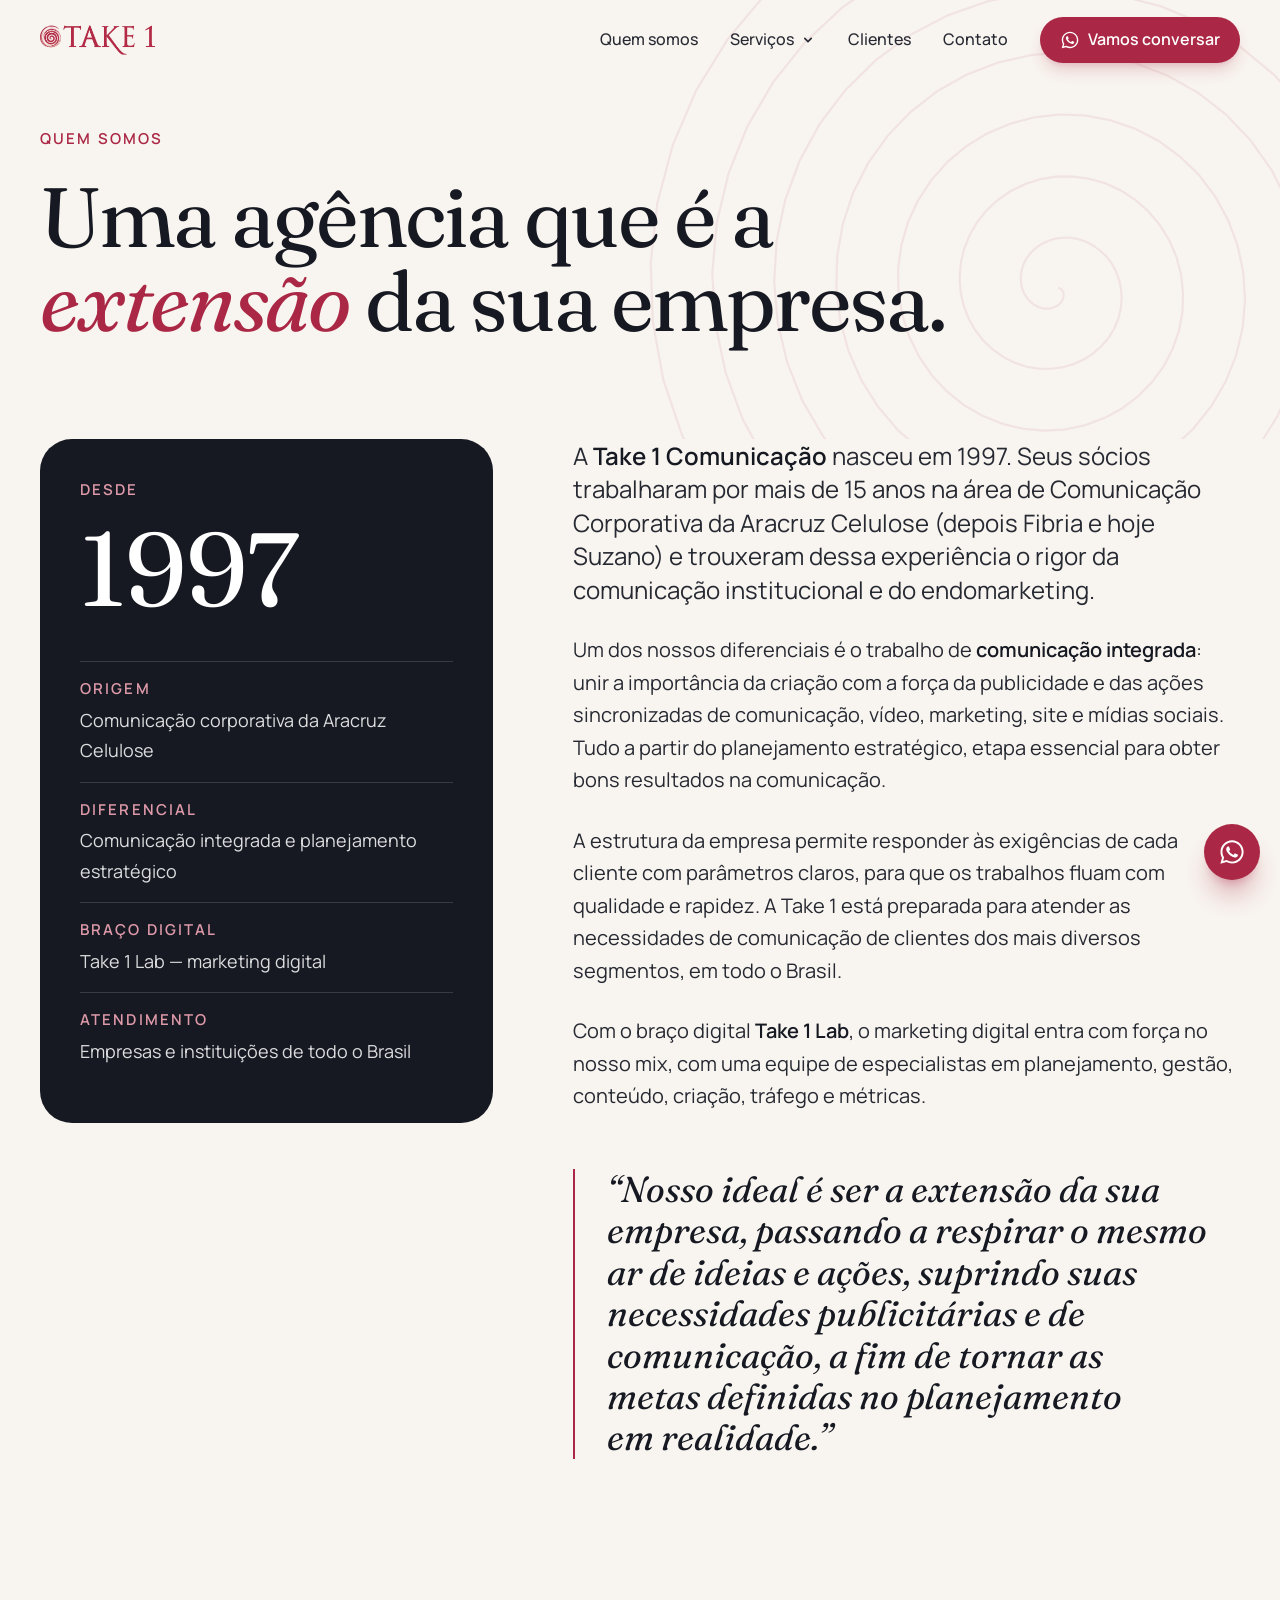
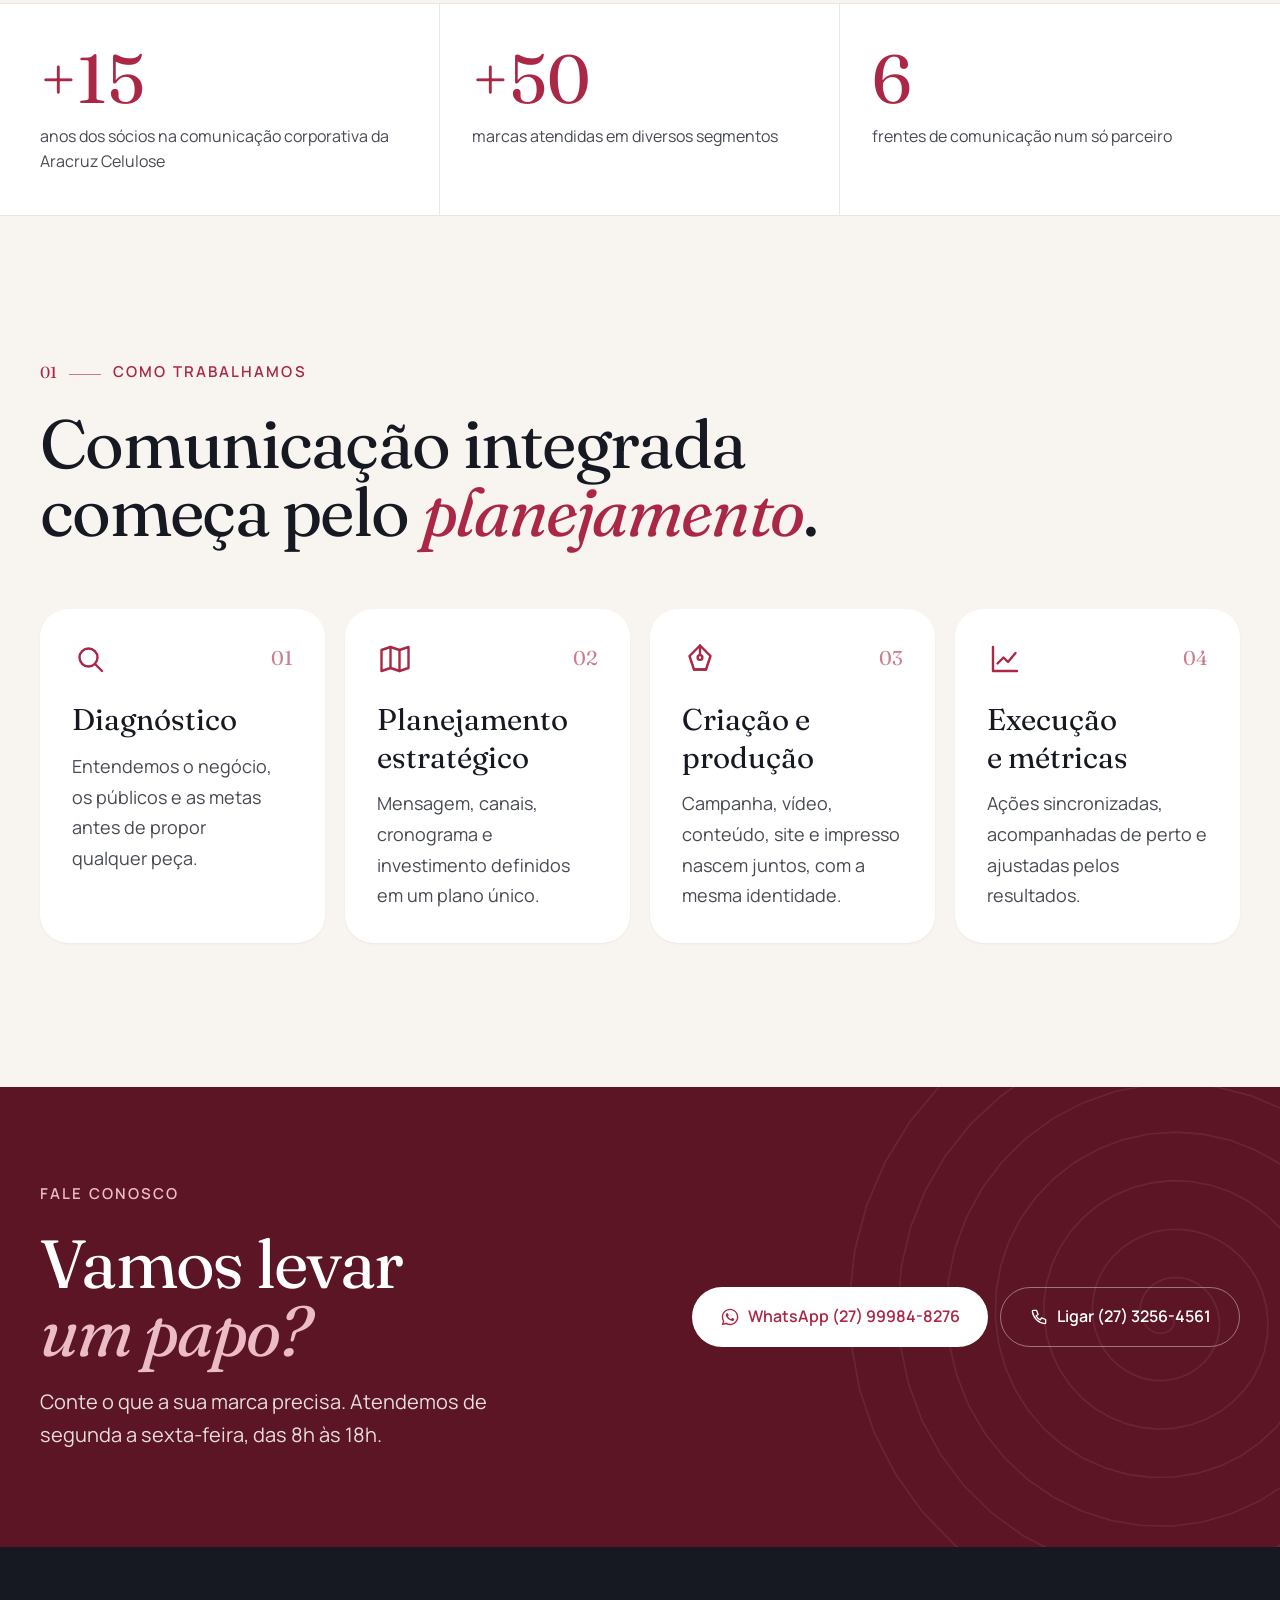
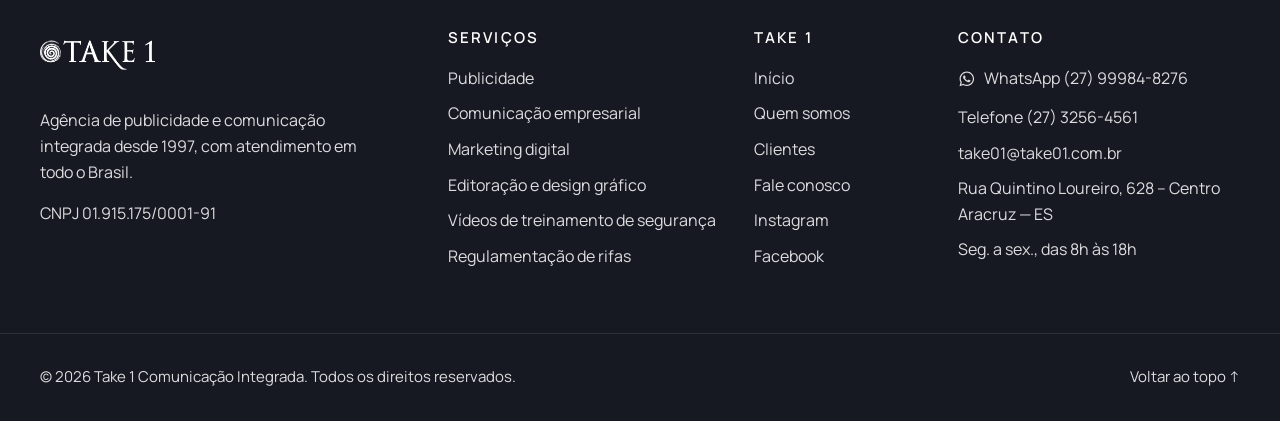
<file: quem-somos/index.html>
<!DOCTYPE html>
<html lang="pt-BR">
<head>
  <meta charset="UTF-8">
  <meta name="viewport" content="width=device-width, initial-scale=1">
  <script>document.documentElement.classList.add('js')</script>

  <title>Quem somos | Take 1 Comunicação Integrada, desde 1997</title>
  <meta name="description" content="Conheça a Take 1: agência de comunicação integrada criada em 1997 por profissionais com mais de 15 anos na comunicação corporativa da Aracruz Celulose.">
  <link rel="canonical" href="https://www.take01.com.br/quem-somos/">
  <meta name="robots" content="index, follow, max-image-preview:large">
  <meta name="theme-color" content="#aa2845">

  <meta property="og:type" content="website">
  <meta property="og:locale" content="pt_BR">
  <meta property="og:site_name" content="Take 1 Comunicação">
  <meta property="og:title" content="Quem somos | Take 1 Comunicação Integrada, desde 1997">
  <meta property="og:description" content="Conheça a Take 1: agência de comunicação integrada criada em 1997 por profissionais com mais de 15 anos na comunicação corporativa da Aracruz Celulose.">
  <meta property="og:url" content="https://www.take01.com.br/quem-somos/">
  <meta property="og:image" content="https://www.take01.com.br/assets/img/logo-take1.png">
  <meta name="twitter:card" content="summary">

  <link rel="icon" type="image/png" href="../assets/img/favicon.png">
  <link rel="apple-touch-icon" href="../assets/img/favicon.png">
  <link rel="preconnect" href="https://fonts.googleapis.com">
  <link rel="preconnect" href="https://fonts.gstatic.com" crossorigin>
  <link href="https://fonts.googleapis.com/css2?family=Fraunces:ital,opsz,wght@0,9..144,400;0,9..144,500;1,9..144,400;1,9..144,500&family=Manrope:wght@400;500;600;700&display=swap" rel="stylesheet">
  <link rel="stylesheet" href="../assets/css/style.css">

<script type="application/ld+json">
{
  "@context": "https://schema.org",
  "@graph": [
    {
      "@type": [
        "AdvertisingAgency",
        "LocalBusiness"
      ],
      "@id": "https://www.take01.com.br/#empresa",
      "name": "Take 1 Comunicação Integrada",
      "legalName": "Take 1 Publicidade Propaganda e Marketing Ltda",
      "taxID": "01.915.175/0001-91",
      "alternateName": [
        "Take 1 Comunicação",
        "Take01",
        "Take 1 Lab"
      ],
      "url": "https://www.take01.com.br/",
      "logo": "https://www.take01.com.br/assets/img/logo-take1.png",
      "image": "https://www.take01.com.br/assets/img/logo-take1.png",
      "foundingDate": "1997",
      "description": "Agência de publicidade e comunicação integrada com atendimento em todo o Brasil.",
      "telephone": "+55-27-3256-4561",
      "email": "take01@take01.com.br",
      "address": {
        "@type": "PostalAddress",
        "streetAddress": "Rua Quintino Loureiro, 628 – Centro",
        "addressLocality": "Aracruz",
        "addressRegion": "ES",
        "addressCountry": "BR"
      },
      "areaServed": {
        "@type": "Country",
        "name": "Brasil"
      },
      "openingHoursSpecification": {
        "@type": "OpeningHoursSpecification",
        "dayOfWeek": [
          "Monday",
          "Tuesday",
          "Wednesday",
          "Thursday",
          "Friday"
        ],
        "opens": "08:00",
        "closes": "18:00"
      },
      "sameAs": [
        "https://www.instagram.com/take1comunicacao/",
        "https://www.facebook.com/Take1Agencia/"
      ]
    },
    {
      "@type": "WebPage",
      "@id": "https://www.take01.com.br/quem-somos/",
      "url": "https://www.take01.com.br/quem-somos/",
      "name": "Quem somos | Take 1 Comunicação Integrada, desde 1997",
      "description": "Conheça a Take 1: agência de comunicação integrada criada em 1997 por profissionais com mais de 15 anos na comunicação corporativa da Aracruz Celulose.",
      "inLanguage": "pt-BR",
      "isPartOf": {
        "@type": "WebSite",
        "url": "https://www.take01.com.br/",
        "name": "Take 1 Comunicação"
      }
    },
    {
      "@type": "BreadcrumbList",
      "itemListElement": [
        {
          "@type": "ListItem",
          "position": 1,
          "name": "Início",
          "item": "https://www.take01.com.br/"
        },
        {
          "@type": "ListItem",
          "position": 2,
          "name": "Quem somos",
          "item": "https://www.take01.com.br/quem-somos/"
        }
      ]
    }
  ]
}
</script>
</head>
<body id="topo">
  <a href="#conteudo" class="sr-only focus:not-sr-only focus:fixed focus:left-4 focus:top-4 focus:z-[100] focus:rounded-full focus:bg-vinho focus:px-5 focus:py-3 focus:text-white">Pular para o conteúdo</a>

  <header class="fixed inset-x-0 top-0 z-50 transition-all duration-300" data-header>
    <div class="container-site flex h-20 items-center justify-between gap-6">
      <a href="../" class="shrink-0" aria-label="Take 1 Comunicação — página inicial">
        <img src="../assets/img/logo-take1.png" alt="Take 1 Comunicação Integrada" width="222" height="108" class="h-12 w-auto sm:h-14">
      </a>

      <nav id="menu" aria-label="Menu principal"
           class="fixed inset-x-0 top-20 hidden max-h-[calc(100vh-5rem)] flex-col gap-1 overflow-y-auto border-t border-tinta/10 bg-marfim px-4 pb-8 pt-4 shadow-xl lg:static lg:flex lg:max-h-none lg:flex-row lg:items-center lg:gap-8 lg:overflow-visible lg:border-0 lg:bg-transparent lg:p-0 lg:shadow-none">
        <ul class="flex flex-col lg:flex-row lg:items-center lg:gap-8">
          <li><a href="../quem-somos/" class="nav-link block py-3 lg:py-2" aria-current="page">Quem somos</a></li>
          <li class="group relative">
            <button type="button" class="nav-link flex w-full items-center justify-between gap-1.5 py-3 lg:w-auto lg:py-2" aria-haspopup="true">
              Serviços
              <svg viewBox="0 0 20 20" class="h-4 w-4 transition group-hover:rotate-180 group-focus-within:rotate-180" fill="currentColor" aria-hidden="true"><path d="M5.3 7.3a1 1 0 0 1 1.4 0L10 10.6l3.3-3.3a1 1 0 1 1 1.4 1.4l-4 4a1 1 0 0 1-1.4 0l-4-4a1 1 0 0 1 0-1.4Z"/></svg>
            </button>
            <ul class="mb-2 border-l border-tinta/10 pl-3 lg:invisible lg:absolute lg:left-1/2 lg:top-full lg:mb-0 lg:w-80 lg:-translate-x-1/2 lg:translate-y-2 lg:rounded-2xl lg:border lg:border-tinta/10 lg:bg-white lg:p-2 lg:opacity-0 lg:shadow-2xl lg:shadow-tinta/10 lg:transition lg:duration-200 lg:group-hover:visible lg:group-hover:translate-y-0 lg:group-hover:opacity-100 lg:group-focus-within:visible lg:group-focus-within:translate-y-0 lg:group-focus-within:opacity-100">
              <li><a href="../publicidade/" class="block rounded-xl px-3 py-2.5 transition hover:bg-vinho-50">
                <span class="block text-sm font-semibold text-tinta">Publicidade</span>
                <span class="hidden text-xs text-nevoa lg:block">Campanhas, plano de mídia, PDV e ações promocionais.</span></a></li>
              <li><a href="../comunicacao-empresarial/" class="block rounded-xl px-3 py-2.5 transition hover:bg-vinho-50">
                <span class="block text-sm font-semibold text-tinta">Comunicação empresarial</span>
                <span class="hidden text-xs text-nevoa lg:block">Comunicação interna, endomarketing e institucional.</span></a></li>
              <li><a href="../marketing-digital/" class="block rounded-xl px-3 py-2.5 transition hover:bg-vinho-50">
                <span class="block text-sm font-semibold text-tinta">Marketing digital</span>
                <span class="hidden text-xs text-nevoa lg:block">Redes sociais, conteúdo, tráfego e sites com a Take 1 Lab.</span></a></li>
              <li><a href="../design-grafico/" class="block rounded-xl px-3 py-2.5 transition hover:bg-vinho-50">
                <span class="block text-sm font-semibold text-tinta">Editoração e design gráfico</span>
                <span class="hidden text-xs text-nevoa lg:block">Identidade visual, catálogos, revistas e embalagens.</span></a></li>
              <li><a href="../videos-de-treinamento/" class="block rounded-xl px-3 py-2.5 transition hover:bg-vinho-50">
                <span class="block text-sm font-semibold text-tinta">Vídeos de treinamento de segurança</span>
                <span class="hidden text-xs text-nevoa lg:block">Normas e procedimentos em vídeos animados.</span></a></li>
              <li><a href="../regulamentacao-de-rifas/" class="block rounded-xl px-3 py-2.5 transition hover:bg-vinho-50">
                <span class="block text-sm font-semibold text-tinta">Regulamentação de rifas</span>
                <span class="hidden text-xs text-nevoa lg:block">Autorização de rifas filantrópicas na SPA/MF.</span></a></li>
            </ul>
          </li>
          <li><a href="../clientes/" class="nav-link block py-3 lg:py-2">Clientes</a></li>
          <li><a href="../fale-conosco/" class="nav-link block py-3 lg:py-2">Contato</a></li>
        </ul>
        <a href="https://wa.me/5527999848276?text=Ol%C3%A1%21%20Vim%20pelo%20site%20da%20Take%201." target="_blank" rel="noopener" class="btn-primario mt-4 lg:mt-0 lg:px-5 lg:py-2.5"><svg viewBox="0 0 24 24" class="h-5 w-5" aria-hidden="true"><path fill="currentColor" d="M12.04 2C6.58 2 2.13 6.45 2.13 11.91c0 1.75.46 3.45 1.32 4.95L2.05 22l5.25-1.38a9.9 9.9 0 0 0 4.74 1.21c5.46 0 9.91-4.45 9.91-9.91S17.5 2 12.04 2Zm0 18.15c-1.48 0-2.93-.4-4.2-1.15l-.3-.18-3.12.82.83-3.04-.2-.31a8.2 8.2 0 0 1-1.26-4.38c0-4.54 3.7-8.24 8.25-8.24 4.54 0 8.24 3.7 8.24 8.24 0 4.55-3.7 8.24-8.24 8.24Zm4.52-6.16c-.25-.12-1.47-.72-1.69-.81-.23-.08-.39-.12-.56.13-.16.24-.64.8-.78.97-.15.16-.29.18-.54.06-.25-.12-1.05-.39-1.99-1.23-.74-.66-1.23-1.47-1.38-1.72-.14-.25-.01-.38.11-.5.11-.11.25-.29.37-.43.13-.15.17-.25.25-.41.08-.17.04-.31-.02-.43-.06-.13-.56-1.34-.76-1.84-.2-.48-.41-.42-.56-.42h-.48c-.17 0-.43.06-.66.31-.22.25-.86.85-.86 2.07 0 1.22.89 2.4 1.01 2.56.12.17 1.75 2.67 4.23 3.74.59.26 1.05.41 1.41.52.59.19 1.13.16 1.56.1.48-.07 1.47-.6 1.67-1.18.21-.58.21-1.07.15-1.18-.06-.1-.23-.16-.48-.28Z"/></svg>Vamos conversar</a>
      </nav>

      <button type="button" class="relative flex h-12 w-12 items-center justify-center rounded-full bg-vinho shadow-lg shadow-vinho/25 lg:hidden"
              aria-controls="menu" aria-expanded="false" aria-label="Abrir menu" data-menu-toggle>
        <span class="absolute h-0.5 w-5 -translate-y-1 rounded-full bg-white transition" data-bar-1></span>
        <span class="absolute h-0.5 w-5 translate-y-1 rounded-full bg-white transition" data-bar-2></span>
      </button>
    </div>
  </header>

  <main id="conteudo">
    <!-- ================= TOPO ================= -->
    <section class="relative overflow-hidden pb-16 pt-28 lg:pb-24 lg:pt-32" aria-labelledby="pagina-titulo">
      <img src="../assets/img/espiral.svg" alt="" aria-hidden="true"
           class="pointer-events-none absolute -right-56 -top-40 w-[44rem] max-w-none animate-girar opacity-[0.08] lg:w-[56rem]">
      <div class="container-site relative">
        <p class="eyebrow">Quem somos</p>
        <h1 id="pagina-titulo" class="revelar max-w-5xl text-[2.5rem] font-normal leading-[1.08] tracking-tight sm:text-6xl lg:text-7xl">
          Uma agência que é a <em>extensão</em> da sua empresa.
        </h1>
      </div>
    </section>

    <!-- ================= HISTÓRIA ================= -->
    <section class="pb-24 lg:pb-36" aria-labelledby="historia-titulo">
      <div class="container-site grid gap-14 lg:grid-cols-12 lg:gap-20">
        <aside class="revelar self-start rounded-[2rem] bg-tinta p-8 text-white sm:p-10 lg:sticky lg:top-28 lg:col-span-5" aria-label="Origem da Take 1">
          <p class="font-display text-8xl font-normal leading-none">
            <span class="mb-4 block font-sans text-xs font-semibold uppercase tracking-eyebrow text-vinho-300">desde</span>1997
          </p>
          <ul class="mt-10 divide-y divide-white/15 border-t border-white/15">
            <li class="py-4"><span class="block text-xs font-semibold uppercase tracking-eyebrow text-vinho-300">Origem</span><span class="mt-1 block text-white/85">Comunicação corporativa da Aracruz Celulose</span></li>
            <li class="py-4"><span class="block text-xs font-semibold uppercase tracking-eyebrow text-vinho-300">Diferencial</span><span class="mt-1 block text-white/85">Comunicação integrada e planejamento estratégico</span></li>
            <li class="py-4"><span class="block text-xs font-semibold uppercase tracking-eyebrow text-vinho-300">Braço digital</span><span class="mt-1 block text-white/85">Take 1 Lab — marketing digital</span></li>
            <li class="py-4"><span class="block text-xs font-semibold uppercase tracking-eyebrow text-vinho-300">Atendimento</span><span class="mt-1 block text-white/85">Empresas e instituições de todo o Brasil</span></li>
          </ul>
        </aside>

        <div class="lg:col-span-7">
          <h2 id="historia-titulo" class="sr-only">Nossa história</h2>
          <div class="space-y-7 text-lg leading-relaxed">
            <p class="revelar lead">
              A <strong class="font-semibold text-tinta">Take 1 Comunicação</strong> nasceu em 1997. Seus sócios
              trabalharam por mais de 15 anos na área de Comunicação Corporativa da Aracruz Celulose (depois Fibria e
              hoje Suzano) e trouxeram dessa experiência o rigor da comunicação institucional e do endomarketing.
            </p>
            <p class="revelar">
              Um dos nossos diferenciais é o trabalho de <strong class="font-semibold text-tinta">comunicação integrada</strong>:
              unir a importância da criação com a força da publicidade e das ações sincronizadas de comunicação, vídeo,
              marketing, site e mídias sociais. Tudo a partir do planejamento estratégico, etapa essencial para obter
              bons resultados na comunicação.
            </p>
            <p class="revelar">
              A estrutura da empresa permite responder às exigências de cada cliente com parâmetros claros, para que os
              trabalhos fluam com qualidade e rapidez. A Take 1 está preparada para atender as necessidades de
              comunicação de clientes dos mais diversos segmentos, em todo o Brasil.
            </p>
            <p class="revelar">
              Com o braço digital <strong class="font-semibold text-tinta">Take 1 Lab</strong>, o marketing digital entra
              com força no nosso mix, com uma equipe de especialistas em planejamento, gestão, conteúdo, criação, tráfego
              e métricas.
            </p>
          </div>

          <blockquote class="revelar mt-14 border-l-2 border-vinho pl-6 sm:pl-8">
            <p class="font-display text-2xl font-normal italic leading-snug text-tinta sm:text-3xl">
              “Nosso ideal é ser a extensão da sua empresa, passando a respirar o mesmo ar de ideias e ações, suprindo
              suas necessidades publicitárias e de comunicação, a fim de tornar as metas definidas no planejamento em
              realidade.”
            </p>
          </blockquote>
        </div>
      </div>
    </section>

    <!-- ================= NÚMEROS ================= -->
    <section class="border-y border-tinta/10 bg-white" aria-label="Destaques">
      <div class="container-site grid divide-y divide-tinta/10 sm:grid-cols-3 sm:divide-y-0">
        <div class="revelar border-tinta/10 py-6 text-center sm:py-10 sm:pr-4 sm:text-left sm:border-r lg:pl-0 lg:pr-8">
          <p class="font-display text-5xl font-normal text-vinho sm:text-6xl">+15</p>
          <p class="mt-3 text-sm text-nevoa">anos dos sócios na comunicação corporativa da Aracruz Celulose</p>
        </div>
        <div class="revelar border-tinta/10 py-6 text-center sm:py-10 sm:pr-4 sm:text-left sm:border-r sm:px-8">
          <p class="font-display text-5xl font-normal text-vinho sm:text-6xl">+50</p>
          <p class="mt-3 text-sm text-nevoa">marcas atendidas em diversos segmentos</p>
        </div>
        <div class="revelar py-6 text-center sm:py-10 sm:pr-4 sm:text-left sm:px-8">
          <p class="font-display text-5xl font-normal text-vinho sm:text-6xl">6</p>
          <p class="mt-3 text-sm text-nevoa">frentes de comunicação num só parceiro</p>
        </div>
      </div>
    </section>

    <!-- ================= COMO TRABALHAMOS ================= -->
    <section class="py-24 lg:py-36" aria-labelledby="metodo-titulo">
      <div class="container-site">
        <p class="eyebrow"><span class="cena">01</span>Como trabalhamos</p>
        <h2 id="metodo-titulo" class="titulo-secao revelar max-w-4xl">Comunicação integrada começa pelo <em>planejamento</em>.</h2>

        <ol class="mt-16 grid gap-5 sm:grid-cols-2 lg:grid-cols-4">
          <li class="revelar rounded-[1.75rem] bg-white p-8 shadow-sm shadow-tinta/5">
            <span class="flex items-start justify-between gap-4"><svg viewBox="0 0 24 24" class="h-9 w-9 text-vinho" fill="none" stroke="currentColor" stroke-width="1.6" stroke-linecap="round" stroke-linejoin="round" aria-hidden="true"><circle cx="11" cy="11" r="6"/><path d="m20 20-4.5-4.5"/></svg><span class="font-display text-lg text-vinho/60">01</span></span>
            <h3 class="mt-6 text-2xl">Diagnóstico</h3>
            <p class="mt-3 text-nevoa">Entendemos o negócio, os públicos e as metas antes de propor qualquer peça.</p>
          </li>
          <li class="revelar rounded-[1.75rem] bg-white p-8 shadow-sm shadow-tinta/5">
            <span class="flex items-start justify-between gap-4"><svg viewBox="0 0 24 24" class="h-9 w-9 text-vinho" fill="none" stroke="currentColor" stroke-width="1.6" stroke-linecap="round" stroke-linejoin="round" aria-hidden="true"><path d="M9 4 3 6v14l6-2 6 2 6-2V4l-6 2-6-2Z"/><path d="M9 4v14M15 6v14"/></svg><span class="font-display text-lg text-vinho/60">02</span></span>
            <h3 class="mt-6 text-2xl">Planejamento estratégico</h3>
            <p class="mt-3 text-nevoa">Mensagem, canais, cronograma e investimento definidos em um plano único.</p>
          </li>
          <li class="revelar rounded-[1.75rem] bg-white p-8 shadow-sm shadow-tinta/5">
            <span class="flex items-start justify-between gap-4"><svg viewBox="0 0 24 24" class="h-9 w-9 text-vinho" fill="none" stroke="currentColor" stroke-width="1.6" stroke-linecap="round" stroke-linejoin="round" aria-hidden="true"><path d="M12 3 5 10l3 9h8l3-9-7-7Z"/><circle cx="12" cy="11" r="1.6"/><path d="M12 3v6.4M8 19h8"/></svg><span class="font-display text-lg text-vinho/60">03</span></span>
            <h3 class="mt-6 text-2xl">Criação e produção</h3>
            <p class="mt-3 text-nevoa">Campanha, vídeo, conteúdo, site e impresso nascem juntos, com a mesma identidade.</p>
          </li>
          <li class="revelar rounded-[1.75rem] bg-white p-8 shadow-sm shadow-tinta/5">
            <span class="flex items-start justify-between gap-4"><svg viewBox="0 0 24 24" class="h-9 w-9 text-vinho" fill="none" stroke="currentColor" stroke-width="1.6" stroke-linecap="round" stroke-linejoin="round" aria-hidden="true"><path d="M4 4v16h16"/><path d="m7 15 4-4 3 3 5-6"/></svg><span class="font-display text-lg text-vinho/60">04</span></span>
            <h3 class="mt-6 text-2xl">Execução e métricas</h3>
            <p class="mt-3 text-nevoa">Ações sincronizadas, acompanhadas de perto e ajustadas pelos resultados.</p>
          </li>
        </ol>
      </div>
    </section>

    <section class="relative overflow-hidden bg-vinho-800 py-20 text-white lg:py-24" aria-labelledby="cta-titulo">
      <img src="../assets/img/espiral-clara.svg" alt="" aria-hidden="true"
           class="pointer-events-none absolute -right-60 top-1/2 w-[44rem] max-w-none -translate-y-1/2 opacity-[0.07]">
      <div class="container-site relative grid items-center gap-10 lg:grid-cols-12">
        <div class="lg:col-span-6">
          <p class="eyebrow text-vinho-200">Fale conosco</p>
          <h2 id="cta-titulo" class="revelar text-4xl font-normal leading-none tracking-tight text-white sm:text-5xl lg:text-6xl">
            Vamos levar <em class="text-vinho-200">um papo?</em>
          </h2>
          <p class="revelar mt-5 max-w-md text-lg text-white/85">Conte o que a sua marca precisa. Atendemos de segunda a sexta-feira, das 8h às 18h.</p>
        </div>
        <div class="revelar flex flex-col gap-3 sm:flex-row lg:col-span-6 lg:justify-end">
          <a href="https://wa.me/5527999848276?text=Ol%C3%A1%21%20Vim%20pelo%20site%20da%20Take%201." target="_blank" rel="noopener" class="btn-claro"><svg viewBox="0 0 24 24" class="h-5 w-5" aria-hidden="true"><path fill="currentColor" d="M12.04 2C6.58 2 2.13 6.45 2.13 11.91c0 1.75.46 3.45 1.32 4.95L2.05 22l5.25-1.38a9.9 9.9 0 0 0 4.74 1.21c5.46 0 9.91-4.45 9.91-9.91S17.5 2 12.04 2Zm0 18.15c-1.48 0-2.93-.4-4.2-1.15l-.3-.18-3.12.82.83-3.04-.2-.31a8.2 8.2 0 0 1-1.26-4.38c0-4.54 3.7-8.24 8.25-8.24 4.54 0 8.24 3.7 8.24 8.24 0 4.55-3.7 8.24-8.24 8.24Zm4.52-6.16c-.25-.12-1.47-.72-1.69-.81-.23-.08-.39-.12-.56.13-.16.24-.64.8-.78.97-.15.16-.29.18-.54.06-.25-.12-1.05-.39-1.99-1.23-.74-.66-1.23-1.47-1.38-1.72-.14-.25-.01-.38.11-.5.11-.11.25-.29.37-.43.13-.15.17-.25.25-.41.08-.17.04-.31-.02-.43-.06-.13-.56-1.34-.76-1.84-.2-.48-.41-.42-.56-.42h-.48c-.17 0-.43.06-.66.31-.22.25-.86.85-.86 2.07 0 1.22.89 2.4 1.01 2.56.12.17 1.75 2.67 4.23 3.74.59.26 1.05.41 1.41.52.59.19 1.13.16 1.56.1.48-.07 1.47-.6 1.67-1.18.21-.58.21-1.07.15-1.18-.06-.1-.23-.16-.48-.28Z"/></svg>WhatsApp (27) 99984-8276</a>
          <a href="tel:+552732564561" class="btn-vazado"><svg viewBox="0 0 24 24" class="h-5 w-5" fill="none" stroke="currentColor" stroke-width="1.6" stroke-linecap="round" stroke-linejoin="round" aria-hidden="true"><path d="M5 4h4l2 5-2.5 1.5a11 11 0 0 0 5 5L15 13l5 2v4a1 1 0 0 1-1 1A17 17 0 0 1 4 5a1 1 0 0 1 1-1Z"/></svg>Ligar (27) 3256-4561</a>
        </div>
      </div>
    </section>
  </main>

  <footer class="bg-tinta pt-20 text-sm text-white/85">
    <div class="container-site grid grid-cols-2 gap-x-6 gap-y-12 pb-16 lg:grid-cols-12">
      <div class="col-span-2 lg:col-span-4">
        <img src="../assets/img/logo-take1.png" alt="Take 1 Comunicação Integrada" width="222" height="108" class="logo-claro h-14 w-auto" loading="lazy">
        <p class="mt-6 max-w-xs leading-relaxed">Agência de publicidade e comunicação integrada desde 1997, com atendimento em todo o Brasil.</p>
        <p class="mt-4">CNPJ 01.915.175/0001-91</p>
      </div>
      <nav class="lg:col-span-3" aria-label="Serviços">
        <p class="mb-4 text-xs font-semibold uppercase tracking-eyebrow text-white">Serviços</p>
        <ul class="space-y-2.5">
          <li><a href="../publicidade/" class="hover:text-white">Publicidade</a></li>
          <li><a href="../comunicacao-empresarial/" class="hover:text-white">Comunicação empresarial</a></li>
          <li><a href="../marketing-digital/" class="hover:text-white">Marketing digital</a></li>
          <li><a href="../design-grafico/" class="hover:text-white">Editoração e design gráfico</a></li>
          <li><a href="../videos-de-treinamento/" class="hover:text-white">Vídeos de treinamento de segurança</a></li>
          <li><a href="../regulamentacao-de-rifas/" class="hover:text-white">Regulamentação de rifas</a></li>
        </ul>
      </nav>
      <nav class="lg:col-span-2" aria-label="Institucional">
        <p class="mb-4 text-xs font-semibold uppercase tracking-eyebrow text-white">Take 1</p>
        <ul class="space-y-2.5">
          <li><a href="../" class="hover:text-white">Início</a></li>
          <li><a href="../quem-somos/" class="hover:text-white">Quem somos</a></li>
          <li><a href="../clientes/" class="hover:text-white">Clientes</a></li>
          <li><a href="../fale-conosco/" class="hover:text-white">Fale conosco</a></li>
          <li><a href="https://www.instagram.com/take1comunicacao/" target="_blank" rel="noopener" class="hover:text-white">Instagram</a></li>
          <li><a href="https://www.facebook.com/Take1Agencia/" target="_blank" rel="noopener" class="hover:text-white">Facebook</a></li>
        </ul>
      </nav>
      <div class="col-span-2 lg:col-span-3">
        <p class="mb-4 text-xs font-semibold uppercase tracking-eyebrow text-white">Contato</p>
        <ul class="space-y-2.5">
          <li><a href="https://wa.me/5527999848276" target="_blank" rel="noopener" class="inline-flex items-center gap-2 hover:text-white"><svg viewBox="0 0 24 24" class="h-[1.1rem] w-[1.1rem] shrink-0" aria-hidden="true"><path fill="currentColor" d="M12.04 2C6.58 2 2.13 6.45 2.13 11.91c0 1.75.46 3.45 1.32 4.95L2.05 22l5.25-1.38a9.9 9.9 0 0 0 4.74 1.21c5.46 0 9.91-4.45 9.91-9.91S17.5 2 12.04 2Zm0 18.15c-1.48 0-2.93-.4-4.2-1.15l-.3-.18-3.12.82.83-3.04-.2-.31a8.2 8.2 0 0 1-1.26-4.38c0-4.54 3.7-8.24 8.25-8.24 4.54 0 8.24 3.7 8.24 8.24 0 4.55-3.7 8.24-8.24 8.24Zm4.52-6.16c-.25-.12-1.47-.72-1.69-.81-.23-.08-.39-.12-.56.13-.16.24-.64.8-.78.97-.15.16-.29.18-.54.06-.25-.12-1.05-.39-1.99-1.23-.74-.66-1.23-1.47-1.38-1.72-.14-.25-.01-.38.11-.5.11-.11.25-.29.37-.43.13-.15.17-.25.25-.41.08-.17.04-.31-.02-.43-.06-.13-.56-1.34-.76-1.84-.2-.48-.41-.42-.56-.42h-.48c-.17 0-.43.06-.66.31-.22.25-.86.85-.86 2.07 0 1.22.89 2.4 1.01 2.56.12.17 1.75 2.67 4.23 3.74.59.26 1.05.41 1.41.52.59.19 1.13.16 1.56.1.48-.07 1.47-.6 1.67-1.18.21-.58.21-1.07.15-1.18-.06-.1-.23-.16-.48-.28Z"/></svg>WhatsApp (27) 99984-8276</a></li>
          <li><a href="tel:+552732564561" class="hover:text-white">Telefone (27) 3256-4561</a></li>
          <li><a href="mailto:take01@take01.com.br" class="hover:text-white">take01@take01.com.br</a></li>
          <li>Rua Quintino Loureiro, 628 – Centro<br>Aracruz — ES</li>
          <li>Seg. a sex., das 8h às 18h</li>
        </ul>
      </div>
    </div>
    <div class="container-site flex flex-col gap-3 border-t border-white/10 py-8 text-xs sm:flex-row sm:items-center sm:justify-between">
      <p>© <span data-ano>2026</span> Take 1 Comunicação Integrada. Todos os direitos reservados.</p>
      <a href="#topo" class="hover:text-white">Voltar ao topo ↑</a>
    </div>
  </footer>

  <a href="https://wa.me/5527999848276" target="_blank" rel="noopener" aria-label="Conversar pelo WhatsApp"
     class="fixed bottom-5 right-5 z-40 flex h-14 w-14 items-center justify-center rounded-full bg-vinho text-white shadow-xl shadow-vinho/30 transition hover:scale-105 hover:bg-vinho-600">
    <svg viewBox="0 0 24 24" class="h-7 w-7" aria-hidden="true"><path fill="currentColor" d="M12.04 2C6.58 2 2.13 6.45 2.13 11.91c0 1.75.46 3.45 1.32 4.95L2.05 22l5.25-1.38a9.9 9.9 0 0 0 4.74 1.21c5.46 0 9.91-4.45 9.91-9.91S17.5 2 12.04 2Zm0 18.15c-1.48 0-2.93-.4-4.2-1.15l-.3-.18-3.12.82.83-3.04-.2-.31a8.2 8.2 0 0 1-1.26-4.38c0-4.54 3.7-8.24 8.25-8.24 4.54 0 8.24 3.7 8.24 8.24 0 4.55-3.7 8.24-8.24 8.24Zm4.52-6.16c-.25-.12-1.47-.72-1.69-.81-.23-.08-.39-.12-.56.13-.16.24-.64.8-.78.97-.15.16-.29.18-.54.06-.25-.12-1.05-.39-1.99-1.23-.74-.66-1.23-1.47-1.38-1.72-.14-.25-.01-.38.11-.5.11-.11.25-.29.37-.43.13-.15.17-.25.25-.41.08-.17.04-.31-.02-.43-.06-.13-.56-1.34-.76-1.84-.2-.48-.41-.42-.56-.42h-.48c-.17 0-.43.06-.66.31-.22.25-.86.85-.86 2.07 0 1.22.89 2.4 1.01 2.56.12.17 1.75 2.67 4.23 3.74.59.26 1.05.41 1.41.52.59.19 1.13.16 1.56.1.48-.07 1.47-.6 1.67-1.18.21-.58.21-1.07.15-1.18-.06-.1-.23-.16-.48-.28Z"/></svg>
  </a>

  <script src="../assets/js/main.js" defer></script>
</body>
</html>
</file>
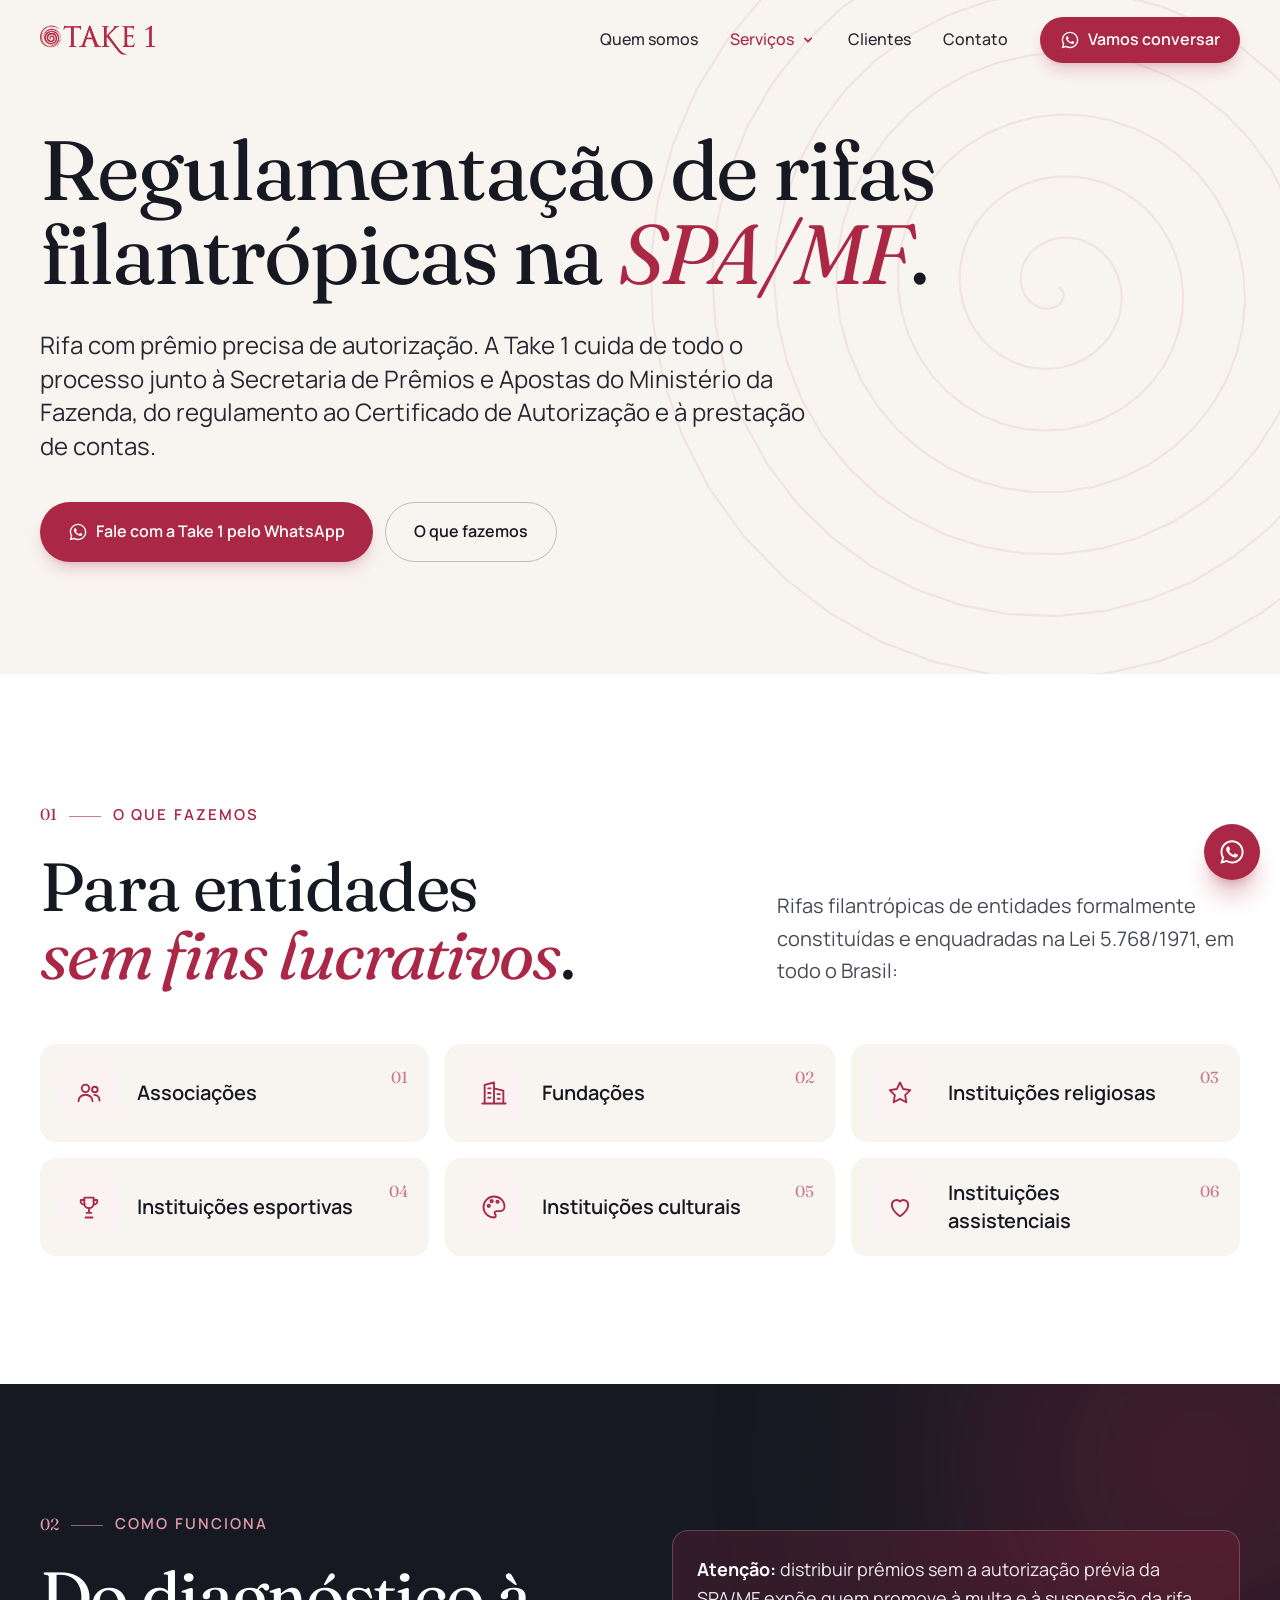
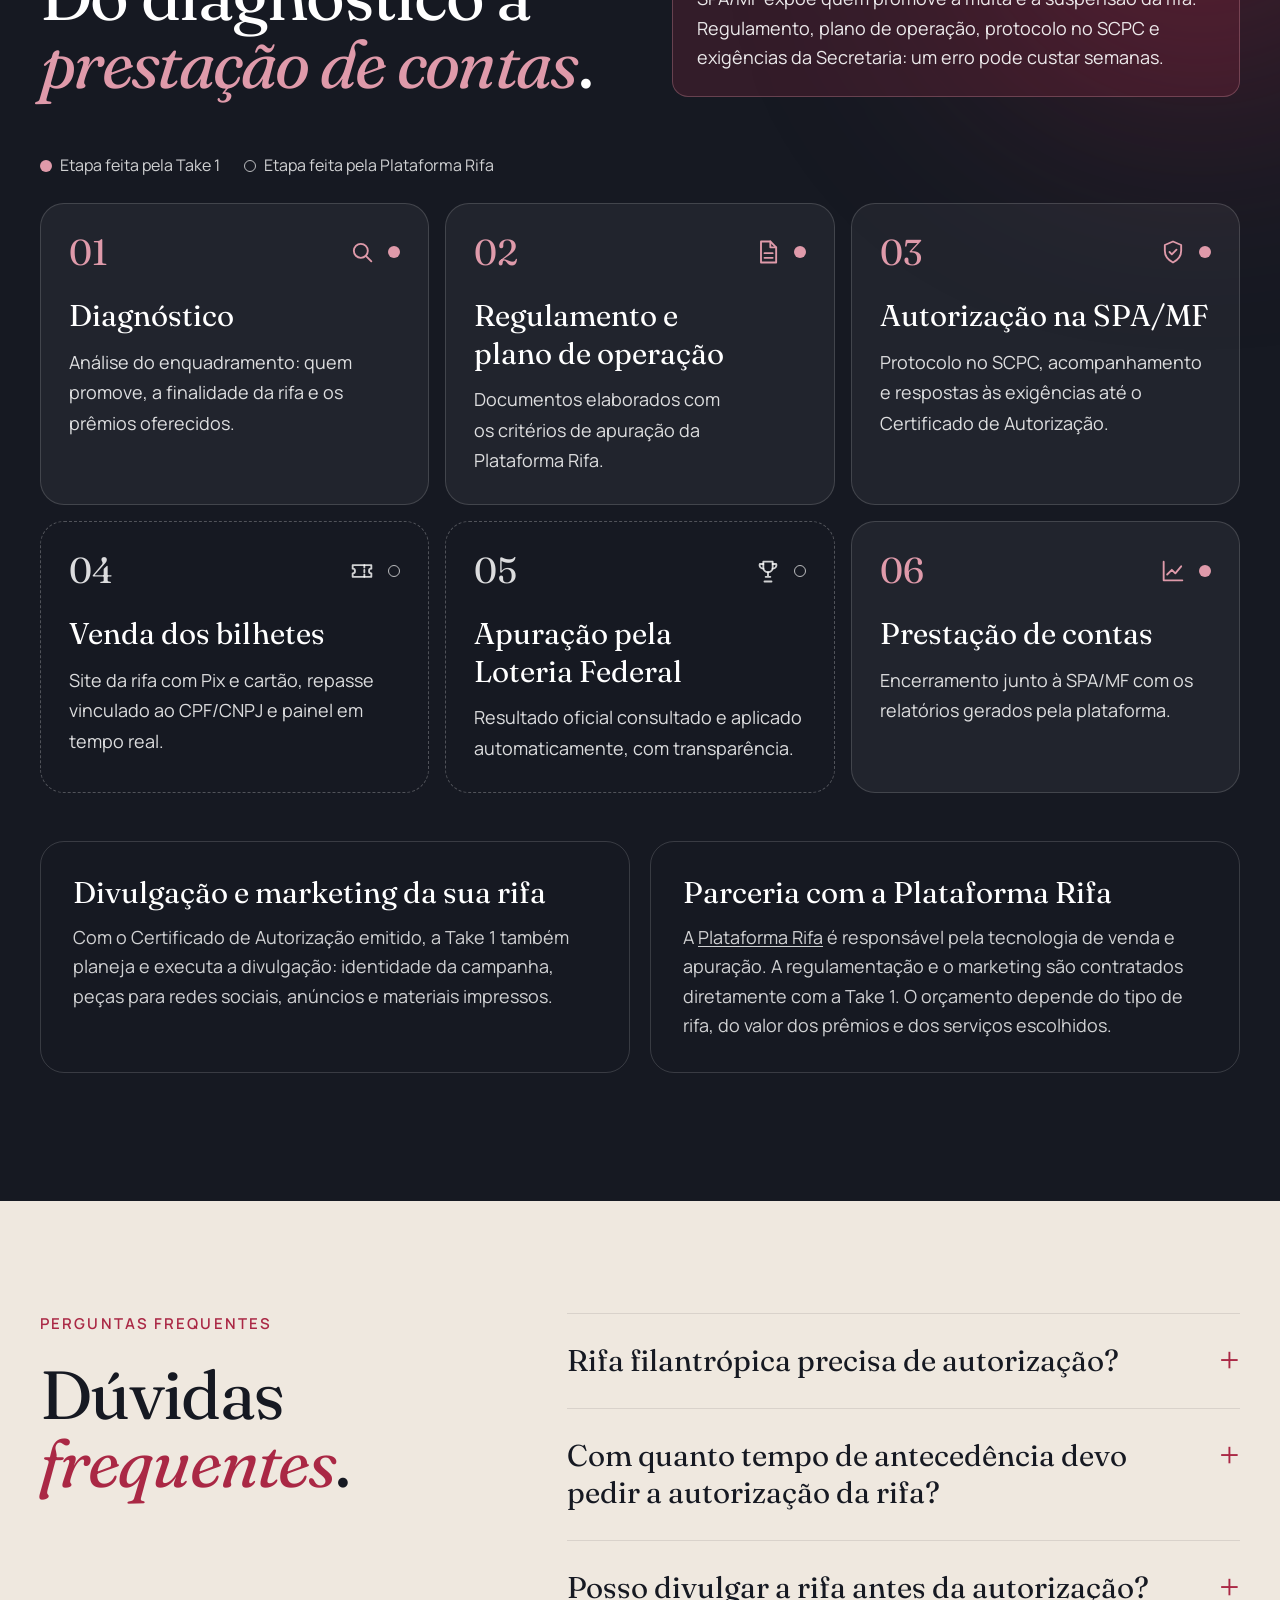
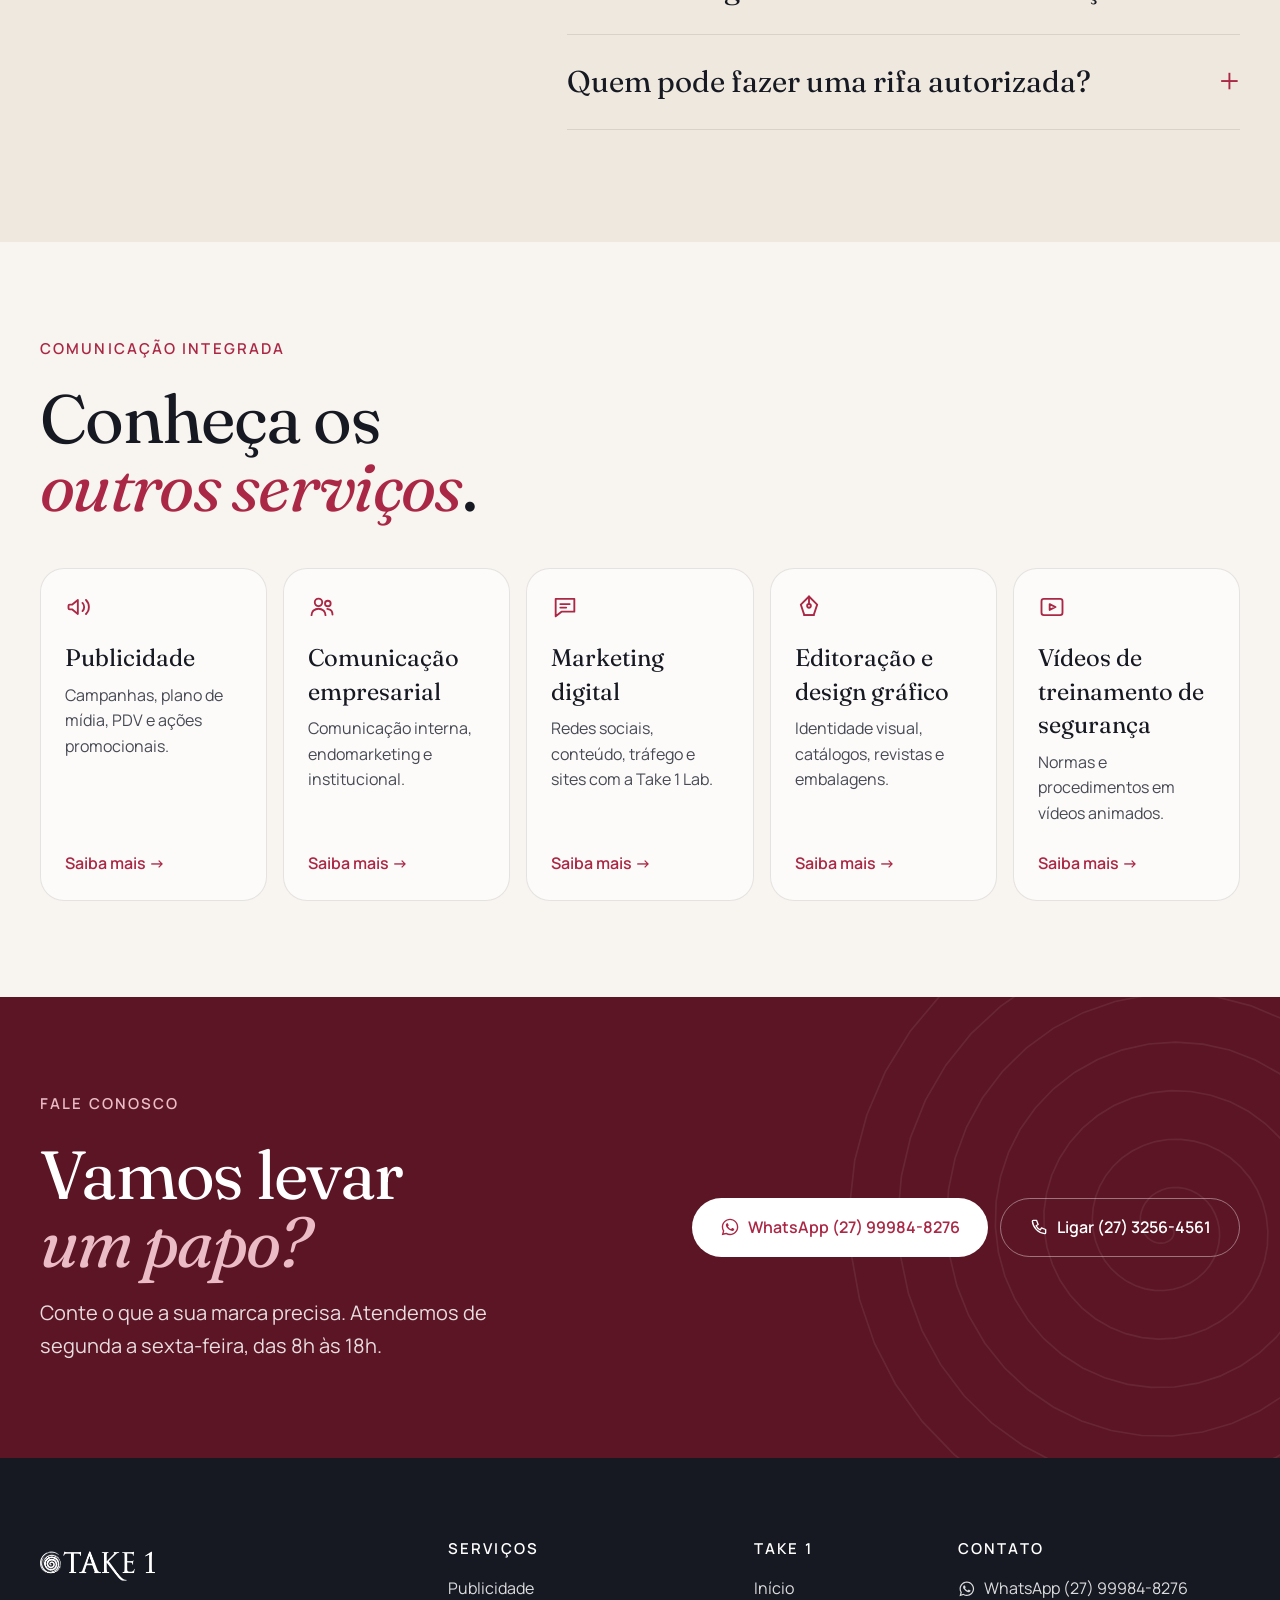
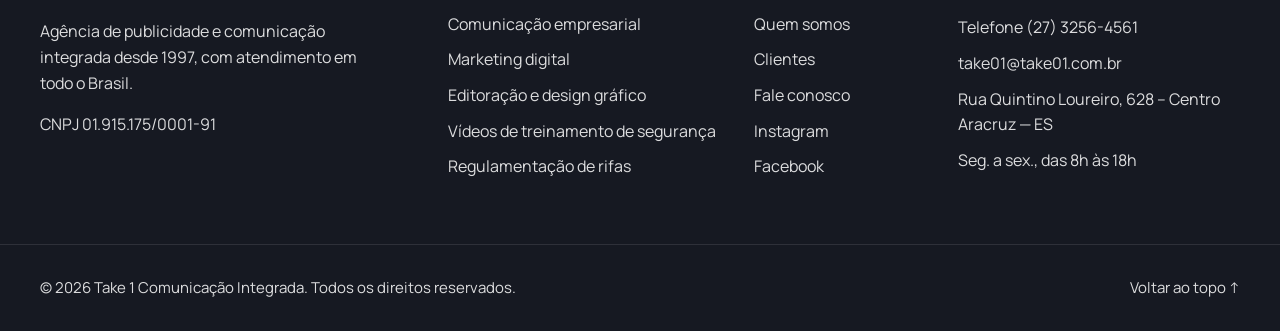
<file: regulamentacao-de-rifas/index.html>
<!DOCTYPE html>
<html lang="pt-BR">
<head>
  <meta charset="UTF-8">
  <meta name="viewport" content="width=device-width, initial-scale=1">
  <script>document.documentElement.classList.add('js')</script>

  <title>Regulamentação de Rifa Filantrópica na SPA/MF | Take 1</title>
  <meta name="description" content="Autorização de rifas filantrópicas na SPA/MF para entidades sem fins lucrativos: regulamento, plano de operação, protocolo no SCPC e prestação de contas.">
  <link rel="canonical" href="https://www.take01.com.br/regulamentacao-de-rifas/">
  <meta name="robots" content="index, follow, max-image-preview:large">
  <meta name="theme-color" content="#aa2845">

  <meta property="og:type" content="website">
  <meta property="og:locale" content="pt_BR">
  <meta property="og:site_name" content="Take 1 Comunicação">
  <meta property="og:title" content="Regulamentação de Rifa Filantrópica na SPA/MF | Take 1">
  <meta property="og:description" content="Autorização de rifas filantrópicas na SPA/MF para entidades sem fins lucrativos: regulamento, plano de operação, protocolo no SCPC e prestação de contas.">
  <meta property="og:url" content="https://www.take01.com.br/regulamentacao-de-rifas/">
  <meta property="og:image" content="https://www.take01.com.br/assets/img/logo-take1.png">
  <meta name="twitter:card" content="summary">

  <link rel="icon" type="image/png" href="../assets/img/favicon.png">
  <link rel="apple-touch-icon" href="../assets/img/favicon.png">
  <link rel="preconnect" href="https://fonts.googleapis.com">
  <link rel="preconnect" href="https://fonts.gstatic.com" crossorigin>
  <link href="https://fonts.googleapis.com/css2?family=Fraunces:ital,opsz,wght@0,9..144,400;0,9..144,500;1,9..144,400;1,9..144,500&family=Manrope:wght@400;500;600;700&display=swap" rel="stylesheet">
  <link rel="stylesheet" href="../assets/css/style.css">

<script type="application/ld+json">
{
  "@context": "https://schema.org",
  "@graph": [
    {
      "@type": [
        "AdvertisingAgency",
        "LocalBusiness"
      ],
      "@id": "https://www.take01.com.br/#empresa",
      "name": "Take 1 Comunicação Integrada",
      "legalName": "Take 1 Publicidade Propaganda e Marketing Ltda",
      "taxID": "01.915.175/0001-91",
      "alternateName": [
        "Take 1 Comunicação",
        "Take01",
        "Take 1 Lab"
      ],
      "url": "https://www.take01.com.br/",
      "logo": "https://www.take01.com.br/assets/img/logo-take1.png",
      "image": "https://www.take01.com.br/assets/img/logo-take1.png",
      "foundingDate": "1997",
      "description": "Agência de publicidade e comunicação integrada com atendimento em todo o Brasil.",
      "telephone": "+55-27-3256-4561",
      "email": "take01@take01.com.br",
      "address": {
        "@type": "PostalAddress",
        "streetAddress": "Rua Quintino Loureiro, 628 – Centro",
        "addressLocality": "Aracruz",
        "addressRegion": "ES",
        "addressCountry": "BR"
      },
      "areaServed": {
        "@type": "Country",
        "name": "Brasil"
      },
      "openingHoursSpecification": {
        "@type": "OpeningHoursSpecification",
        "dayOfWeek": [
          "Monday",
          "Tuesday",
          "Wednesday",
          "Thursday",
          "Friday"
        ],
        "opens": "08:00",
        "closes": "18:00"
      },
      "sameAs": [
        "https://www.instagram.com/take1comunicacao/",
        "https://www.facebook.com/Take1Agencia/"
      ]
    },
    {
      "@type": "WebPage",
      "@id": "https://www.take01.com.br/regulamentacao-de-rifas/",
      "url": "https://www.take01.com.br/regulamentacao-de-rifas/",
      "name": "Regulamentação de Rifa Filantrópica na SPA/MF | Take 1",
      "description": "Autorização de rifas filantrópicas na SPA/MF para entidades sem fins lucrativos: regulamento, plano de operação, protocolo no SCPC e prestação de contas.",
      "inLanguage": "pt-BR",
      "isPartOf": {
        "@type": "WebSite",
        "url": "https://www.take01.com.br/",
        "name": "Take 1 Comunicação"
      }
    },
    {
      "@type": "BreadcrumbList",
      "itemListElement": [
        {
          "@type": "ListItem",
          "position": 1,
          "name": "Início",
          "item": "https://www.take01.com.br/"
        },
        {
          "@type": "ListItem",
          "position": 2,
          "name": "Regulamentação de rifas",
          "item": "https://www.take01.com.br/regulamentacao-de-rifas/"
        }
      ]
    },
    {
      "@type": "Service",
      "name": "Regulamentação de rifas",
      "description": "Autorização de rifas filantrópicas na SPA/MF para entidades sem fins lucrativos: regulamento, plano de operação, protocolo no SCPC e prestação de contas.",
      "url": "https://www.take01.com.br/regulamentacao-de-rifas/",
      "provider": {
        "@id": "https://www.take01.com.br/#empresa"
      },
      "areaServed": {
        "@type": "Country",
        "name": "Brasil"
      }
    },
    {
      "@type": "FAQPage",
      "mainEntity": [
        {
          "@type": "Question",
          "name": "Rifa filantrópica precisa de autorização?",
          "acceptedAnswer": {
            "@type": "Answer",
            "text": "Sim. A rifa com prêmio de entidade sem fins lucrativos é prevista na Lei 5.768/1971 e regulamentada pelo Decreto 70.951/1972, e precisa de autorização prévia da Secretaria de Prêmios e Apostas do Ministério da Fazenda (SPA/MF). Distribuir prêmios sem essa autorização expõe quem promove à multa e à suspensão da rifa."
          }
        },
        {
          "@type": "Question",
          "name": "Com quanto tempo de antecedência devo pedir a autorização da rifa?",
          "acceptedAnswer": {
            "@type": "Answer",
            "text": "O pedido é feito à SPA/MF pelo SCPC com prazo mínimo de 40 dias antes do início da campanha. Por isso, o ideal é começar o diagnóstico com a Take 1 assim que a rifa for planejada."
          }
        },
        {
          "@type": "Question",
          "name": "Posso divulgar a rifa antes da autorização?",
          "acceptedAnswer": {
            "@type": "Answer",
            "text": "Não. A divulgação começa depois da emissão do Certificado de Autorização. A partir daí, a Take 1 também pode cuidar da divulgação e do marketing da campanha."
          }
        },
        {
          "@type": "Question",
          "name": "Quem pode fazer uma rifa autorizada?",
          "acceptedAnswer": {
            "@type": "Answer",
            "text": "Entidades sem fins lucrativos formalmente constituídas e enquadradas na Lei 5.768/1971, como associações, fundações e instituições religiosas, esportivas, culturais ou assistenciais. A origem dos prêmios precisa ser comprovada, em geral por doação de terceiros formalizada."
          }
        }
      ]
    }
  ]
}
</script>
</head>
<body id="topo">
  <a href="#conteudo" class="sr-only focus:not-sr-only focus:fixed focus:left-4 focus:top-4 focus:z-[100] focus:rounded-full focus:bg-vinho focus:px-5 focus:py-3 focus:text-white">Pular para o conteúdo</a>

  <header class="fixed inset-x-0 top-0 z-50 transition-all duration-300" data-header>
    <div class="container-site flex h-20 items-center justify-between gap-6">
      <a href="../" class="shrink-0" aria-label="Take 1 Comunicação — página inicial">
        <img src="../assets/img/logo-take1.png" alt="Take 1 Comunicação Integrada" width="222" height="108" class="h-12 w-auto sm:h-14">
      </a>

      <nav id="menu" aria-label="Menu principal"
           class="fixed inset-x-0 top-20 hidden max-h-[calc(100vh-5rem)] flex-col gap-1 overflow-y-auto border-t border-tinta/10 bg-marfim px-4 pb-8 pt-4 shadow-xl lg:static lg:flex lg:max-h-none lg:flex-row lg:items-center lg:gap-8 lg:overflow-visible lg:border-0 lg:bg-transparent lg:p-0 lg:shadow-none">
        <ul class="flex flex-col lg:flex-row lg:items-center lg:gap-8">
          <li><a href="../quem-somos/" class="nav-link block py-3 lg:py-2">Quem somos</a></li>
          <li class="group relative">
            <button type="button" class="nav-link flex w-full items-center justify-between gap-1.5 py-3 lg:w-auto lg:py-2 text-vinho" aria-haspopup="true">
              Serviços
              <svg viewBox="0 0 20 20" class="h-4 w-4 transition group-hover:rotate-180 group-focus-within:rotate-180" fill="currentColor" aria-hidden="true"><path d="M5.3 7.3a1 1 0 0 1 1.4 0L10 10.6l3.3-3.3a1 1 0 1 1 1.4 1.4l-4 4a1 1 0 0 1-1.4 0l-4-4a1 1 0 0 1 0-1.4Z"/></svg>
            </button>
            <ul class="mb-2 border-l border-tinta/10 pl-3 lg:invisible lg:absolute lg:left-1/2 lg:top-full lg:mb-0 lg:w-80 lg:-translate-x-1/2 lg:translate-y-2 lg:rounded-2xl lg:border lg:border-tinta/10 lg:bg-white lg:p-2 lg:opacity-0 lg:shadow-2xl lg:shadow-tinta/10 lg:transition lg:duration-200 lg:group-hover:visible lg:group-hover:translate-y-0 lg:group-hover:opacity-100 lg:group-focus-within:visible lg:group-focus-within:translate-y-0 lg:group-focus-within:opacity-100">
              <li><a href="../publicidade/" class="block rounded-xl px-3 py-2.5 transition hover:bg-vinho-50">
                <span class="block text-sm font-semibold text-tinta">Publicidade</span>
                <span class="hidden text-xs text-nevoa lg:block">Campanhas, plano de mídia, PDV e ações promocionais.</span></a></li>
              <li><a href="../comunicacao-empresarial/" class="block rounded-xl px-3 py-2.5 transition hover:bg-vinho-50">
                <span class="block text-sm font-semibold text-tinta">Comunicação empresarial</span>
                <span class="hidden text-xs text-nevoa lg:block">Comunicação interna, endomarketing e institucional.</span></a></li>
              <li><a href="../marketing-digital/" class="block rounded-xl px-3 py-2.5 transition hover:bg-vinho-50">
                <span class="block text-sm font-semibold text-tinta">Marketing digital</span>
                <span class="hidden text-xs text-nevoa lg:block">Redes sociais, conteúdo, tráfego e sites com a Take 1 Lab.</span></a></li>
              <li><a href="../design-grafico/" class="block rounded-xl px-3 py-2.5 transition hover:bg-vinho-50">
                <span class="block text-sm font-semibold text-tinta">Editoração e design gráfico</span>
                <span class="hidden text-xs text-nevoa lg:block">Identidade visual, catálogos, revistas e embalagens.</span></a></li>
              <li><a href="../videos-de-treinamento/" class="block rounded-xl px-3 py-2.5 transition hover:bg-vinho-50">
                <span class="block text-sm font-semibold text-tinta">Vídeos de treinamento de segurança</span>
                <span class="hidden text-xs text-nevoa lg:block">Normas e procedimentos em vídeos animados.</span></a></li>
              <li><a href="../regulamentacao-de-rifas/" class="block rounded-xl px-3 py-2.5 transition hover:bg-vinho-50" aria-current="page">
                <span class="block text-sm font-semibold text-tinta">Regulamentação de rifas</span>
                <span class="hidden text-xs text-nevoa lg:block">Autorização de rifas filantrópicas na SPA/MF.</span></a></li>
            </ul>
          </li>
          <li><a href="../clientes/" class="nav-link block py-3 lg:py-2">Clientes</a></li>
          <li><a href="../fale-conosco/" class="nav-link block py-3 lg:py-2">Contato</a></li>
        </ul>
        <a href="https://wa.me/5527999848276?text=Ol%C3%A1%21%20Vim%20pelo%20site%20da%20Take%201." target="_blank" rel="noopener" class="btn-primario mt-4 lg:mt-0 lg:px-5 lg:py-2.5"><svg viewBox="0 0 24 24" class="h-5 w-5" aria-hidden="true"><path fill="currentColor" d="M12.04 2C6.58 2 2.13 6.45 2.13 11.91c0 1.75.46 3.45 1.32 4.95L2.05 22l5.25-1.38a9.9 9.9 0 0 0 4.74 1.21c5.46 0 9.91-4.45 9.91-9.91S17.5 2 12.04 2Zm0 18.15c-1.48 0-2.93-.4-4.2-1.15l-.3-.18-3.12.82.83-3.04-.2-.31a8.2 8.2 0 0 1-1.26-4.38c0-4.54 3.7-8.24 8.25-8.24 4.54 0 8.24 3.7 8.24 8.24 0 4.55-3.7 8.24-8.24 8.24Zm4.52-6.16c-.25-.12-1.47-.72-1.69-.81-.23-.08-.39-.12-.56.13-.16.24-.64.8-.78.97-.15.16-.29.18-.54.06-.25-.12-1.05-.39-1.99-1.23-.74-.66-1.23-1.47-1.38-1.72-.14-.25-.01-.38.11-.5.11-.11.25-.29.37-.43.13-.15.17-.25.25-.41.08-.17.04-.31-.02-.43-.06-.13-.56-1.34-.76-1.84-.2-.48-.41-.42-.56-.42h-.48c-.17 0-.43.06-.66.31-.22.25-.86.85-.86 2.07 0 1.22.89 2.4 1.01 2.56.12.17 1.75 2.67 4.23 3.74.59.26 1.05.41 1.41.52.59.19 1.13.16 1.56.1.48-.07 1.47-.6 1.67-1.18.21-.58.21-1.07.15-1.18-.06-.1-.23-.16-.48-.28Z"/></svg>Vamos conversar</a>
      </nav>

      <button type="button" class="relative flex h-12 w-12 items-center justify-center rounded-full bg-vinho shadow-lg shadow-vinho/25 lg:hidden"
              aria-controls="menu" aria-expanded="false" aria-label="Abrir menu" data-menu-toggle>
        <span class="absolute h-0.5 w-5 -translate-y-1 rounded-full bg-white transition" data-bar-1></span>
        <span class="absolute h-0.5 w-5 translate-y-1 rounded-full bg-white transition" data-bar-2></span>
      </button>
    </div>
  </header>

  <main id="conteudo">
    <section class="relative overflow-hidden pb-20 pt-28 lg:pb-28 lg:pt-32" aria-labelledby="pagina-titulo">
      <img src="../assets/img/espiral.svg" alt="" aria-hidden="true"
           class="pointer-events-none absolute -right-56 -top-40 w-[44rem] max-w-none animate-girar opacity-[0.08] lg:w-[56rem]">
      <div class="container-site relative">
        <div class="grid items-center gap-14 lg:grid-cols-12 lg:gap-16">
          <div class="min-w-0 lg:col-span-10">
            
            <h1 id="pagina-titulo" class="revelar text-[2.5rem] font-normal leading-[1.08] tracking-tight sm:text-6xl lg:text-7xl">Regulamentação de rifas filantrópicas na <em>SPA/MF</em>.</h1>
            <p class="revelar lead mt-8 max-w-3xl">Rifa com prêmio precisa de autorização. A Take 1 cuida de todo o processo junto à Secretaria de Prêmios e Apostas do Ministério da Fazenda, do regulamento ao Certificado de Autorização e à prestação de contas.</p>
            <div class="revelar mt-10 flex flex-col gap-3 sm:flex-row">
              <a href="https://wa.me/5527999848276?text=Ol%C3%A1%21%20Vim%20pelo%20site%20da%20Take%201%20e%20quero%20regulamentar%20minha%20rifa." target="_blank" rel="noopener" class="btn-primario"><svg viewBox="0 0 24 24" class="h-5 w-5" aria-hidden="true"><path fill="currentColor" d="M12.04 2C6.58 2 2.13 6.45 2.13 11.91c0 1.75.46 3.45 1.32 4.95L2.05 22l5.25-1.38a9.9 9.9 0 0 0 4.74 1.21c5.46 0 9.91-4.45 9.91-9.91S17.5 2 12.04 2Zm0 18.15c-1.48 0-2.93-.4-4.2-1.15l-.3-.18-3.12.82.83-3.04-.2-.31a8.2 8.2 0 0 1-1.26-4.38c0-4.54 3.7-8.24 8.25-8.24 4.54 0 8.24 3.7 8.24 8.24 0 4.55-3.7 8.24-8.24 8.24Zm4.52-6.16c-.25-.12-1.47-.72-1.69-.81-.23-.08-.39-.12-.56.13-.16.24-.64.8-.78.97-.15.16-.29.18-.54.06-.25-.12-1.05-.39-1.99-1.23-.74-.66-1.23-1.47-1.38-1.72-.14-.25-.01-.38.11-.5.11-.11.25-.29.37-.43.13-.15.17-.25.25-.41.08-.17.04-.31-.02-.43-.06-.13-.56-1.34-.76-1.84-.2-.48-.41-.42-.56-.42h-.48c-.17 0-.43.06-.66.31-.22.25-.86.85-.86 2.07 0 1.22.89 2.4 1.01 2.56.12.17 1.75 2.67 4.23 3.74.59.26 1.05.41 1.41.52.59.19 1.13.16 1.56.1.48-.07 1.47-.6 1.67-1.18.21-.58.21-1.07.15-1.18-.06-.1-.23-.16-.48-.28Z"/></svg>Fale com a Take 1 pelo WhatsApp</a>
              <a href="#o-que-fazemos" class="btn-contorno">O que fazemos</a>
            </div>
          </div>
          
        </div>
      </div>
    </section>

    <section id="o-que-fazemos" class="bg-white py-24 lg:py-32" aria-labelledby="itens-titulo">
      <div class="container-site">
        <div class="mb-14 grid gap-8 lg:grid-cols-12 lg:items-end lg:gap-16">
          <div class="lg:col-span-7">
            <p class="eyebrow"><span class="cena">01</span>O que fazemos</p>
            <h2 id="itens-titulo" class="titulo-secao revelar">Para entidades <em>sem fins lucrativos</em>.</h2>
          </div>
          <p class="revelar text-lg leading-relaxed text-nevoa lg:col-span-5">Rifas filantrópicas de entidades formalmente constituídas e enquadradas na Lei 5.768/1971, em todo o Brasil:</p>
        </div>
        <ul class="grid gap-4 sm:grid-cols-2 lg:grid-cols-3">
          <li class="revelar flex items-center gap-5 rounded-2xl border border-transparent bg-marfim p-5 transition duration-300 hover:-translate-y-0.5 hover:border-vinho/20 hover:shadow-lg hover:shadow-tinta/5">
            <span class="flex h-14 w-14 shrink-0 items-center justify-center rounded-xl bg-vinho-50"><svg viewBox="0 0 24 24" class="h-7 w-7 text-vinho" fill="none" stroke="currentColor" stroke-width="1.6" stroke-linecap="round" stroke-linejoin="round" aria-hidden="true"><circle cx="9" cy="8" r="3.2"/><path d="M3 19c0-3.3 2.7-5.5 6-5.5s6 2.2 6 5.5"/><circle cx="17" cy="9" r="2.4"/><path d="M16.5 13.6c2.6.2 4.5 2 4.5 4.9"/></svg></span>
            <span class="min-w-0 flex-1 text-lg font-semibold leading-snug text-tinta">Associações</span>
            <span class="self-start font-display text-sm tabular-nums text-vinho/60">01</span>
          </li>
          <li class="revelar flex items-center gap-5 rounded-2xl border border-transparent bg-marfim p-5 transition duration-300 hover:-translate-y-0.5 hover:border-vinho/20 hover:shadow-lg hover:shadow-tinta/5">
            <span class="flex h-14 w-14 shrink-0 items-center justify-center rounded-xl bg-vinho-50"><svg viewBox="0 0 24 24" class="h-7 w-7 text-vinho" fill="none" stroke="currentColor" stroke-width="1.6" stroke-linecap="round" stroke-linejoin="round" aria-hidden="true"><path d="M4 21V5l8-2v18M12 8l8 2v11M2 21h20M7 8h2M7 12h2M7 16h2M15 13h2M15 17h2"/></svg></span>
            <span class="min-w-0 flex-1 text-lg font-semibold leading-snug text-tinta">Fundações</span>
            <span class="self-start font-display text-sm tabular-nums text-vinho/60">02</span>
          </li>
          <li class="revelar flex items-center gap-5 rounded-2xl border border-transparent bg-marfim p-5 transition duration-300 hover:-translate-y-0.5 hover:border-vinho/20 hover:shadow-lg hover:shadow-tinta/5">
            <span class="flex h-14 w-14 shrink-0 items-center justify-center rounded-xl bg-vinho-50"><svg viewBox="0 0 24 24" class="h-7 w-7 text-vinho" fill="none" stroke="currentColor" stroke-width="1.6" stroke-linecap="round" stroke-linejoin="round" aria-hidden="true"><path d="m12 3 2.7 5.6 6.1.9-4.4 4.3 1 6.1L12 17l-5.4 2.9 1-6.1-4.4-4.3 6.1-.9L12 3Z"/></svg></span>
            <span class="min-w-0 flex-1 text-lg font-semibold leading-snug text-tinta">Instituições religiosas</span>
            <span class="self-start font-display text-sm tabular-nums text-vinho/60">03</span>
          </li>
          <li class="revelar flex items-center gap-5 rounded-2xl border border-transparent bg-marfim p-5 transition duration-300 hover:-translate-y-0.5 hover:border-vinho/20 hover:shadow-lg hover:shadow-tinta/5">
            <span class="flex h-14 w-14 shrink-0 items-center justify-center rounded-xl bg-vinho-50"><svg viewBox="0 0 24 24" class="h-7 w-7 text-vinho" fill="none" stroke="currentColor" stroke-width="1.6" stroke-linecap="round" stroke-linejoin="round" aria-hidden="true"><path d="M8 4h8v5a4 4 0 0 1-8 0V4Z"/><path d="M8 6H5a3 3 0 0 0 3 4M16 6h3a3 3 0 0 1-3 4M12 13v4M9 21h6M10 17h4"/></svg></span>
            <span class="min-w-0 flex-1 text-lg font-semibold leading-snug text-tinta">Instituições esportivas</span>
            <span class="self-start font-display text-sm tabular-nums text-vinho/60">04</span>
          </li>
          <li class="revelar flex items-center gap-5 rounded-2xl border border-transparent bg-marfim p-5 transition duration-300 hover:-translate-y-0.5 hover:border-vinho/20 hover:shadow-lg hover:shadow-tinta/5">
            <span class="flex h-14 w-14 shrink-0 items-center justify-center rounded-xl bg-vinho-50"><svg viewBox="0 0 24 24" class="h-7 w-7 text-vinho" fill="none" stroke="currentColor" stroke-width="1.6" stroke-linecap="round" stroke-linejoin="round" aria-hidden="true"><path d="M12 3a9 9 0 1 0 0 18c1.1 0 1.5-.8 1.5-1.5 0-1.2-1-1.5-1-2.5s.8-1.5 2-1.5H17a4 4 0 0 0 4-4c0-4.7-4-8.5-9-8.5Z"/><circle cx="7.5" cy="11" r="1"/><circle cx="10" cy="7" r="1"/><circle cx="15" cy="7.5" r="1"/></svg></span>
            <span class="min-w-0 flex-1 text-lg font-semibold leading-snug text-tinta">Instituições culturais</span>
            <span class="self-start font-display text-sm tabular-nums text-vinho/60">05</span>
          </li>
          <li class="revelar flex items-center gap-5 rounded-2xl border border-transparent bg-marfim p-5 transition duration-300 hover:-translate-y-0.5 hover:border-vinho/20 hover:shadow-lg hover:shadow-tinta/5">
            <span class="flex h-14 w-14 shrink-0 items-center justify-center rounded-xl bg-vinho-50"><svg viewBox="0 0 24 24" class="h-7 w-7 text-vinho" fill="none" stroke="currentColor" stroke-width="1.6" stroke-linecap="round" stroke-linejoin="round" aria-hidden="true"><path d="M12 20s-7-4.4-7-10a4 4 0 0 1 7-2.6A4 4 0 0 1 19 10c0 5.6-7 10-7 10Z"/></svg></span>
            <span class="min-w-0 flex-1 text-lg font-semibold leading-snug text-tinta">Instituições assistenciais</span>
            <span class="self-start font-display text-sm tabular-nums text-vinho/60">06</span>
          </li>
        </ul>
      </div>
    </section>

    <section class="relative overflow-hidden bg-tinta py-24 text-white lg:py-32" aria-labelledby="etapas-titulo">
      <div class="pointer-events-none absolute -right-40 -top-40 h-[30rem] w-[30rem] rounded-full bg-vinho/30 blur-[120px]"></div>
      <div class="container-site relative">
        <div class="grid gap-10 lg:grid-cols-12 lg:gap-16">
          <div class="lg:col-span-6">
            <p class="eyebrow text-vinho-300"><span class="cena">02</span>Como funciona</p>
            <h2 id="etapas-titulo" class="titulo-secao revelar text-white">Do diagnóstico à <em class="text-vinho-300">prestação de contas</em>.</h2>
          </div>
          <p class="revelar rounded-2xl border border-vinho-300/30 bg-vinho/20 p-6 leading-relaxed text-white/90 lg:col-span-6 lg:self-end">
            <strong class="text-white">Atenção:</strong> distribuir prêmios sem a autorização prévia da SPA/MF expõe quem promove
            à multa e à suspensão da rifa. Regulamento, plano de operação, protocolo no SCPC e exigências da Secretaria:
            um erro pode custar semanas.
          </p>
        </div>

        <div class="mt-14 flex flex-wrap items-center gap-6 text-sm text-white/80">
          <span class="flex items-center gap-2"><span class="h-3 w-3 rounded-full bg-vinho-300"></span>Etapa feita pela Take 1</span>
          <span class="flex items-center gap-2"><span class="h-3 w-3 rounded-full border border-white/70"></span>Etapa feita pela Plataforma Rifa</span>
        </div>

        <ol class="mt-6 grid gap-4 sm:grid-cols-2 lg:grid-cols-3">
          <li class="revelar rounded-3xl border border-white/15 bg-white/[0.05] p-7">
            <div class="flex items-center justify-between">
              <span class="font-display text-3xl font-normal text-vinho-300">01</span>
              <span class="flex items-center gap-3"><svg viewBox="0 0 24 24" class="h-7 w-7 text-vinho-300" fill="none" stroke="currentColor" stroke-width="1.6" stroke-linecap="round" stroke-linejoin="round" aria-hidden="true"><circle cx="11" cy="11" r="6"/><path d="m20 20-4.5-4.5"/></svg><span class="h-3 w-3 rounded-full bg-vinho-300"></span></span>
            </div>
            <h3 class="mt-6 text-2xl text-white">Diagnóstico</h3>
            <p class="mt-3 text-white/85">Análise do enquadramento: quem promove, a finalidade da rifa e os prêmios oferecidos.</p>
          </li>
          <li class="revelar rounded-3xl border border-white/15 bg-white/[0.05] p-7">
            <div class="flex items-center justify-between">
              <span class="font-display text-3xl font-normal text-vinho-300">02</span>
              <span class="flex items-center gap-3"><svg viewBox="0 0 24 24" class="h-7 w-7 text-vinho-300" fill="none" stroke="currentColor" stroke-width="1.6" stroke-linecap="round" stroke-linejoin="round" aria-hidden="true"><path d="M6 3h8l5 5v13H6z"/><path d="M14 3v5h5M9 13h7M9 17h7"/></svg><span class="h-3 w-3 rounded-full bg-vinho-300"></span></span>
            </div>
            <h3 class="mt-6 text-2xl text-white">Regulamento e plano de operação</h3>
            <p class="mt-3 text-white/85">Documentos elaborados com os critérios de apuração da Plataforma Rifa.</p>
          </li>
          <li class="revelar rounded-3xl border border-white/15 bg-white/[0.05] p-7">
            <div class="flex items-center justify-between">
              <span class="font-display text-3xl font-normal text-vinho-300">03</span>
              <span class="flex items-center gap-3"><svg viewBox="0 0 24 24" class="h-7 w-7 text-vinho-300" fill="none" stroke="currentColor" stroke-width="1.6" stroke-linecap="round" stroke-linejoin="round" aria-hidden="true"><path d="M12 3 5 6v5c0 4.5 3 8 7 10 4-2 7-5.5 7-10V6l-7-3Z"/><path d="m9 12 2 2 4-4"/></svg><span class="h-3 w-3 rounded-full bg-vinho-300"></span></span>
            </div>
            <h3 class="mt-6 text-2xl text-white">Autorização na SPA/MF</h3>
            <p class="mt-3 text-white/85">Protocolo no SCPC, acompanhamento e respostas às exigências até o Certificado de Autorização.</p>
          </li>
          <li class="revelar rounded-3xl border border-dashed border-white/25 p-7">
            <div class="flex items-center justify-between">
              <span class="font-display text-3xl font-normal text-white/85">04</span>
              <span class="flex items-center gap-3"><svg viewBox="0 0 24 24" class="h-7 w-7 text-white/80" fill="none" stroke="currentColor" stroke-width="1.6" stroke-linecap="round" stroke-linejoin="round" aria-hidden="true"><path d="M4 7h16v3a2 2 0 0 0 0 4v3H4v-3a2 2 0 0 0 0-4V7Z"/><path d="M14 7v10" stroke-dasharray="2 2"/></svg><span class="h-3 w-3 rounded-full border border-white/70"></span></span>
            </div>
            <h3 class="mt-6 text-2xl text-white">Venda dos bilhetes</h3>
            <p class="mt-3 text-white/85">Site da rifa com Pix e cartão, repasse vinculado ao CPF/CNPJ e painel em tempo real.</p>
          </li>
          <li class="revelar rounded-3xl border border-dashed border-white/25 p-7">
            <div class="flex items-center justify-between">
              <span class="font-display text-3xl font-normal text-white/85">05</span>
              <span class="flex items-center gap-3"><svg viewBox="0 0 24 24" class="h-7 w-7 text-white/80" fill="none" stroke="currentColor" stroke-width="1.6" stroke-linecap="round" stroke-linejoin="round" aria-hidden="true"><path d="M8 4h8v5a4 4 0 0 1-8 0V4Z"/><path d="M8 6H5a3 3 0 0 0 3 4M16 6h3a3 3 0 0 1-3 4M12 13v4M9 21h6M10 17h4"/></svg><span class="h-3 w-3 rounded-full border border-white/70"></span></span>
            </div>
            <h3 class="mt-6 text-2xl text-white">Apuração pela Loteria Federal</h3>
            <p class="mt-3 text-white/85">Resultado oficial consultado e aplicado automaticamente, com transparência.</p>
          </li>
          <li class="revelar rounded-3xl border border-white/15 bg-white/[0.05] p-7">
            <div class="flex items-center justify-between">
              <span class="font-display text-3xl font-normal text-vinho-300">06</span>
              <span class="flex items-center gap-3"><svg viewBox="0 0 24 24" class="h-7 w-7 text-vinho-300" fill="none" stroke="currentColor" stroke-width="1.6" stroke-linecap="round" stroke-linejoin="round" aria-hidden="true"><path d="M4 4v16h16"/><path d="m7 15 4-4 3 3 5-6"/></svg><span class="h-3 w-3 rounded-full bg-vinho-300"></span></span>
            </div>
            <h3 class="mt-6 text-2xl text-white">Prestação de contas</h3>
            <p class="mt-3 text-white/85">Encerramento junto à SPA/MF com os relatórios gerados pela plataforma.</p>
          </li>
        </ol>

        <div class="mt-12 grid gap-5 lg:grid-cols-2">
          <div class="revelar rounded-3xl border border-white/15 p-8">
            <h3 class="text-2xl text-white">Divulgação e marketing da sua rifa</h3>
            <p class="mt-3 leading-relaxed text-white/80">Com o Certificado de Autorização emitido, a Take 1 também planeja e executa a divulgação: identidade da campanha, peças para redes sociais, anúncios e materiais impressos.</p>
          </div>
          <div class="revelar rounded-3xl border border-white/15 p-8">
            <h3 class="text-2xl text-white">Parceria com a Plataforma Rifa</h3>
            <p class="mt-3 leading-relaxed text-white/80">A <a href="https://plataformarifa.com.br/regulamentacao" target="_blank" rel="noopener" class="underline underline-offset-2 hover:text-white">Plataforma Rifa</a> é responsável pela tecnologia de venda e apuração. A regulamentação e o marketing são contratados diretamente com a Take 1. O orçamento depende do tipo de rifa, do valor dos prêmios e dos serviços escolhidos.</p>
          </div>
        </div>
      </div>
    </section>

    <section class="bg-areia py-24 lg:py-28" aria-labelledby="faq-titulo">
      <div class="container-site grid gap-12 lg:grid-cols-12 lg:gap-16">
        <div class="lg:col-span-5">
          <p class="eyebrow">Perguntas frequentes</p>
          <h2 id="faq-titulo" class="titulo-secao revelar">Dúvidas <em>frequentes</em>.</h2>
        </div>
        <div class="divide-y divide-tinta/10 border-y border-tinta/10 lg:col-span-7">
          <details class="faq-item revelar">
            <summary>Rifa filantrópica precisa de autorização?</summary>
            <p class="pb-6 leading-relaxed">Sim. A rifa com prêmio de entidade sem fins lucrativos é prevista na Lei 5.768/1971 e regulamentada pelo Decreto 70.951/1972, e precisa de autorização prévia da Secretaria de Prêmios e Apostas do Ministério da Fazenda (SPA/MF). Distribuir prêmios sem essa autorização expõe quem promove à multa e à suspensão da rifa.</p>
          </details>
          <details class="faq-item revelar">
            <summary>Com quanto tempo de antecedência devo pedir a autorização da rifa?</summary>
            <p class="pb-6 leading-relaxed">O pedido é feito à SPA/MF pelo SCPC com prazo mínimo de 40 dias antes do início da campanha. Por isso, o ideal é começar o diagnóstico com a Take 1 assim que a rifa for planejada.</p>
          </details>
          <details class="faq-item revelar">
            <summary>Posso divulgar a rifa antes da autorização?</summary>
            <p class="pb-6 leading-relaxed">Não. A divulgação começa depois da emissão do Certificado de Autorização. A partir daí, a Take 1 também pode cuidar da divulgação e do marketing da campanha.</p>
          </details>
          <details class="faq-item revelar">
            <summary>Quem pode fazer uma rifa autorizada?</summary>
            <p class="pb-6 leading-relaxed">Entidades sem fins lucrativos formalmente constituídas e enquadradas na Lei 5.768/1971, como associações, fundações e instituições religiosas, esportivas, culturais ou assistenciais. A origem dos prêmios precisa ser comprovada, em geral por doação de terceiros formalizada.</p>
          </details>
        </div>
      </div>
    </section>

    <section class="py-20 lg:py-24" aria-labelledby="outros-titulo">
      <div class="container-site">
        <p class="eyebrow">Comunicação integrada</p>
        <h2 id="outros-titulo" class="titulo-secao revelar max-w-2xl">Conheça os <em>outros serviços</em>.</h2>
        <ul class="mt-12 grid gap-4 sm:grid-cols-2 lg:grid-cols-5">
          <li><a href="../publicidade/" class="group flex h-full flex-col justify-between gap-6 rounded-3xl border border-tinta/10 bg-white/60 p-6 transition hover:-translate-y-0.5 hover:border-vinho/40 hover:bg-white">
            <span><svg viewBox="0 0 24 24" class="h-7 w-7 text-vinho" fill="none" stroke="currentColor" stroke-width="1.6" stroke-linecap="round" stroke-linejoin="round" aria-hidden="true"><path d="M3 11v2a1 1 0 0 0 1 1h2l5 4V6L6 10H4a1 1 0 0 0-1 1Z"/><path d="M15 8.5a5 5 0 0 1 0 7M18 6a8.5 8.5 0 0 1 0 12"/></svg><span class="mt-5 block font-display text-xl text-tinta">Publicidade</span><span class="mt-2 block text-sm text-nevoa">Campanhas, plano de mídia, PDV e ações promocionais.</span></span>
            <span class="text-sm font-semibold text-vinho">Saiba mais <span aria-hidden="true" class="inline-block transition group-hover:translate-x-1">→</span></span></a></li>
          <li><a href="../comunicacao-empresarial/" class="group flex h-full flex-col justify-between gap-6 rounded-3xl border border-tinta/10 bg-white/60 p-6 transition hover:-translate-y-0.5 hover:border-vinho/40 hover:bg-white">
            <span><svg viewBox="0 0 24 24" class="h-7 w-7 text-vinho" fill="none" stroke="currentColor" stroke-width="1.6" stroke-linecap="round" stroke-linejoin="round" aria-hidden="true"><circle cx="9" cy="8" r="3.2"/><path d="M3 19c0-3.3 2.7-5.5 6-5.5s6 2.2 6 5.5"/><circle cx="17" cy="9" r="2.4"/><path d="M16.5 13.6c2.6.2 4.5 2 4.5 4.9"/></svg><span class="mt-5 block font-display text-xl text-tinta">Comunicação empresarial</span><span class="mt-2 block text-sm text-nevoa">Comunicação interna, endomarketing e institucional.</span></span>
            <span class="text-sm font-semibold text-vinho">Saiba mais <span aria-hidden="true" class="inline-block transition group-hover:translate-x-1">→</span></span></a></li>
          <li><a href="../marketing-digital/" class="group flex h-full flex-col justify-between gap-6 rounded-3xl border border-tinta/10 bg-white/60 p-6 transition hover:-translate-y-0.5 hover:border-vinho/40 hover:bg-white">
            <span><svg viewBox="0 0 24 24" class="h-7 w-7 text-vinho" fill="none" stroke="currentColor" stroke-width="1.6" stroke-linecap="round" stroke-linejoin="round" aria-hidden="true"><path d="M4 5h16v11H9l-5 4V5Z"/><path d="M8 9.5h8M8 12.5h5"/></svg><span class="mt-5 block font-display text-xl text-tinta">Marketing digital</span><span class="mt-2 block text-sm text-nevoa">Redes sociais, conteúdo, tráfego e sites com a Take 1 Lab.</span></span>
            <span class="text-sm font-semibold text-vinho">Saiba mais <span aria-hidden="true" class="inline-block transition group-hover:translate-x-1">→</span></span></a></li>
          <li><a href="../design-grafico/" class="group flex h-full flex-col justify-between gap-6 rounded-3xl border border-tinta/10 bg-white/60 p-6 transition hover:-translate-y-0.5 hover:border-vinho/40 hover:bg-white">
            <span><svg viewBox="0 0 24 24" class="h-7 w-7 text-vinho" fill="none" stroke="currentColor" stroke-width="1.6" stroke-linecap="round" stroke-linejoin="round" aria-hidden="true"><path d="M12 3 5 10l3 9h8l3-9-7-7Z"/><circle cx="12" cy="11" r="1.6"/><path d="M12 3v6.4M8 19h8"/></svg><span class="mt-5 block font-display text-xl text-tinta">Editoração e design gráfico</span><span class="mt-2 block text-sm text-nevoa">Identidade visual, catálogos, revistas e embalagens.</span></span>
            <span class="text-sm font-semibold text-vinho">Saiba mais <span aria-hidden="true" class="inline-block transition group-hover:translate-x-1">→</span></span></a></li>
          <li><a href="../videos-de-treinamento/" class="group flex h-full flex-col justify-between gap-6 rounded-3xl border border-tinta/10 bg-white/60 p-6 transition hover:-translate-y-0.5 hover:border-vinho/40 hover:bg-white">
            <span><svg viewBox="0 0 24 24" class="h-7 w-7 text-vinho" fill="none" stroke="currentColor" stroke-width="1.6" stroke-linecap="round" stroke-linejoin="round" aria-hidden="true"><rect x="3" y="5" width="18" height="14" rx="2"/><path d="m10 9.5 5 2.5-5 2.5v-5Z"/></svg><span class="mt-5 block font-display text-xl text-tinta">Vídeos de treinamento de segurança</span><span class="mt-2 block text-sm text-nevoa">Normas e procedimentos em vídeos animados.</span></span>
            <span class="text-sm font-semibold text-vinho">Saiba mais <span aria-hidden="true" class="inline-block transition group-hover:translate-x-1">→</span></span></a></li>
        </ul>
      </div>
    </section>

    <section class="relative overflow-hidden bg-vinho-800 py-20 text-white lg:py-24" aria-labelledby="cta-titulo">
      <img src="../assets/img/espiral-clara.svg" alt="" aria-hidden="true"
           class="pointer-events-none absolute -right-60 top-1/2 w-[44rem] max-w-none -translate-y-1/2 opacity-[0.07]">
      <div class="container-site relative grid items-center gap-10 lg:grid-cols-12">
        <div class="lg:col-span-6">
          <p class="eyebrow text-vinho-200">Fale conosco</p>
          <h2 id="cta-titulo" class="revelar text-4xl font-normal leading-none tracking-tight text-white sm:text-5xl lg:text-6xl">
            Vamos levar <em class="text-vinho-200">um papo?</em>
          </h2>
          <p class="revelar mt-5 max-w-md text-lg text-white/85">Conte o que a sua marca precisa. Atendemos de segunda a sexta-feira, das 8h às 18h.</p>
        </div>
        <div class="revelar flex flex-col gap-3 sm:flex-row lg:col-span-6 lg:justify-end">
          <a href="https://wa.me/5527999848276?text=Ol%C3%A1%21%20Vim%20pelo%20site%20da%20Take%201%20e%20quero%20regulamentar%20minha%20rifa." target="_blank" rel="noopener" class="btn-claro"><svg viewBox="0 0 24 24" class="h-5 w-5" aria-hidden="true"><path fill="currentColor" d="M12.04 2C6.58 2 2.13 6.45 2.13 11.91c0 1.75.46 3.45 1.32 4.95L2.05 22l5.25-1.38a9.9 9.9 0 0 0 4.74 1.21c5.46 0 9.91-4.45 9.91-9.91S17.5 2 12.04 2Zm0 18.15c-1.48 0-2.93-.4-4.2-1.15l-.3-.18-3.12.82.83-3.04-.2-.31a8.2 8.2 0 0 1-1.26-4.38c0-4.54 3.7-8.24 8.25-8.24 4.54 0 8.24 3.7 8.24 8.24 0 4.55-3.7 8.24-8.24 8.24Zm4.52-6.16c-.25-.12-1.47-.72-1.69-.81-.23-.08-.39-.12-.56.13-.16.24-.64.8-.78.97-.15.16-.29.18-.54.06-.25-.12-1.05-.39-1.99-1.23-.74-.66-1.23-1.47-1.38-1.72-.14-.25-.01-.38.11-.5.11-.11.25-.29.37-.43.13-.15.17-.25.25-.41.08-.17.04-.31-.02-.43-.06-.13-.56-1.34-.76-1.84-.2-.48-.41-.42-.56-.42h-.48c-.17 0-.43.06-.66.31-.22.25-.86.85-.86 2.07 0 1.22.89 2.4 1.01 2.56.12.17 1.75 2.67 4.23 3.74.59.26 1.05.41 1.41.52.59.19 1.13.16 1.56.1.48-.07 1.47-.6 1.67-1.18.21-.58.21-1.07.15-1.18-.06-.1-.23-.16-.48-.28Z"/></svg>WhatsApp (27) 99984-8276</a>
          <a href="tel:+552732564561" class="btn-vazado"><svg viewBox="0 0 24 24" class="h-5 w-5" fill="none" stroke="currentColor" stroke-width="1.6" stroke-linecap="round" stroke-linejoin="round" aria-hidden="true"><path d="M5 4h4l2 5-2.5 1.5a11 11 0 0 0 5 5L15 13l5 2v4a1 1 0 0 1-1 1A17 17 0 0 1 4 5a1 1 0 0 1 1-1Z"/></svg>Ligar (27) 3256-4561</a>
        </div>
      </div>
    </section>
  </main>

  <footer class="bg-tinta pt-20 text-sm text-white/85">
    <div class="container-site grid grid-cols-2 gap-x-6 gap-y-12 pb-16 lg:grid-cols-12">
      <div class="col-span-2 lg:col-span-4">
        <img src="../assets/img/logo-take1.png" alt="Take 1 Comunicação Integrada" width="222" height="108" class="logo-claro h-14 w-auto" loading="lazy">
        <p class="mt-6 max-w-xs leading-relaxed">Agência de publicidade e comunicação integrada desde 1997, com atendimento em todo o Brasil.</p>
        <p class="mt-4">CNPJ 01.915.175/0001-91</p>
      </div>
      <nav class="lg:col-span-3" aria-label="Serviços">
        <p class="mb-4 text-xs font-semibold uppercase tracking-eyebrow text-white">Serviços</p>
        <ul class="space-y-2.5">
          <li><a href="../publicidade/" class="hover:text-white">Publicidade</a></li>
          <li><a href="../comunicacao-empresarial/" class="hover:text-white">Comunicação empresarial</a></li>
          <li><a href="../marketing-digital/" class="hover:text-white">Marketing digital</a></li>
          <li><a href="../design-grafico/" class="hover:text-white">Editoração e design gráfico</a></li>
          <li><a href="../videos-de-treinamento/" class="hover:text-white">Vídeos de treinamento de segurança</a></li>
          <li><a href="../regulamentacao-de-rifas/" class="hover:text-white">Regulamentação de rifas</a></li>
        </ul>
      </nav>
      <nav class="lg:col-span-2" aria-label="Institucional">
        <p class="mb-4 text-xs font-semibold uppercase tracking-eyebrow text-white">Take 1</p>
        <ul class="space-y-2.5">
          <li><a href="../" class="hover:text-white">Início</a></li>
          <li><a href="../quem-somos/" class="hover:text-white">Quem somos</a></li>
          <li><a href="../clientes/" class="hover:text-white">Clientes</a></li>
          <li><a href="../fale-conosco/" class="hover:text-white">Fale conosco</a></li>
          <li><a href="https://www.instagram.com/take1comunicacao/" target="_blank" rel="noopener" class="hover:text-white">Instagram</a></li>
          <li><a href="https://www.facebook.com/Take1Agencia/" target="_blank" rel="noopener" class="hover:text-white">Facebook</a></li>
        </ul>
      </nav>
      <div class="col-span-2 lg:col-span-3">
        <p class="mb-4 text-xs font-semibold uppercase tracking-eyebrow text-white">Contato</p>
        <ul class="space-y-2.5">
          <li><a href="https://wa.me/5527999848276" target="_blank" rel="noopener" class="inline-flex items-center gap-2 hover:text-white"><svg viewBox="0 0 24 24" class="h-[1.1rem] w-[1.1rem] shrink-0" aria-hidden="true"><path fill="currentColor" d="M12.04 2C6.58 2 2.13 6.45 2.13 11.91c0 1.75.46 3.45 1.32 4.95L2.05 22l5.25-1.38a9.9 9.9 0 0 0 4.74 1.21c5.46 0 9.91-4.45 9.91-9.91S17.5 2 12.04 2Zm0 18.15c-1.48 0-2.93-.4-4.2-1.15l-.3-.18-3.12.82.83-3.04-.2-.31a8.2 8.2 0 0 1-1.26-4.38c0-4.54 3.7-8.24 8.25-8.24 4.54 0 8.24 3.7 8.24 8.24 0 4.55-3.7 8.24-8.24 8.24Zm4.52-6.16c-.25-.12-1.47-.72-1.69-.81-.23-.08-.39-.12-.56.13-.16.24-.64.8-.78.97-.15.16-.29.18-.54.06-.25-.12-1.05-.39-1.99-1.23-.74-.66-1.23-1.47-1.38-1.72-.14-.25-.01-.38.11-.5.11-.11.25-.29.37-.43.13-.15.17-.25.25-.41.08-.17.04-.31-.02-.43-.06-.13-.56-1.34-.76-1.84-.2-.48-.41-.42-.56-.42h-.48c-.17 0-.43.06-.66.31-.22.25-.86.85-.86 2.07 0 1.22.89 2.4 1.01 2.56.12.17 1.75 2.67 4.23 3.74.59.26 1.05.41 1.41.52.59.19 1.13.16 1.56.1.48-.07 1.47-.6 1.67-1.18.21-.58.21-1.07.15-1.18-.06-.1-.23-.16-.48-.28Z"/></svg>WhatsApp (27) 99984-8276</a></li>
          <li><a href="tel:+552732564561" class="hover:text-white">Telefone (27) 3256-4561</a></li>
          <li><a href="mailto:take01@take01.com.br" class="hover:text-white">take01@take01.com.br</a></li>
          <li>Rua Quintino Loureiro, 628 – Centro<br>Aracruz — ES</li>
          <li>Seg. a sex., das 8h às 18h</li>
        </ul>
      </div>
    </div>
    <div class="container-site flex flex-col gap-3 border-t border-white/10 py-8 text-xs sm:flex-row sm:items-center sm:justify-between">
      <p>© <span data-ano>2026</span> Take 1 Comunicação Integrada. Todos os direitos reservados.</p>
      <a href="#topo" class="hover:text-white">Voltar ao topo ↑</a>
    </div>
  </footer>

  <a href="https://wa.me/5527999848276" target="_blank" rel="noopener" aria-label="Conversar pelo WhatsApp"
     class="fixed bottom-5 right-5 z-40 flex h-14 w-14 items-center justify-center rounded-full bg-vinho text-white shadow-xl shadow-vinho/30 transition hover:scale-105 hover:bg-vinho-600">
    <svg viewBox="0 0 24 24" class="h-7 w-7" aria-hidden="true"><path fill="currentColor" d="M12.04 2C6.58 2 2.13 6.45 2.13 11.91c0 1.75.46 3.45 1.32 4.95L2.05 22l5.25-1.38a9.9 9.9 0 0 0 4.74 1.21c5.46 0 9.91-4.45 9.91-9.91S17.5 2 12.04 2Zm0 18.15c-1.48 0-2.93-.4-4.2-1.15l-.3-.18-3.12.82.83-3.04-.2-.31a8.2 8.2 0 0 1-1.26-4.38c0-4.54 3.7-8.24 8.25-8.24 4.54 0 8.24 3.7 8.24 8.24 0 4.55-3.7 8.24-8.24 8.24Zm4.52-6.16c-.25-.12-1.47-.72-1.69-.81-.23-.08-.39-.12-.56.13-.16.24-.64.8-.78.97-.15.16-.29.18-.54.06-.25-.12-1.05-.39-1.99-1.23-.74-.66-1.23-1.47-1.38-1.72-.14-.25-.01-.38.11-.5.11-.11.25-.29.37-.43.13-.15.17-.25.25-.41.08-.17.04-.31-.02-.43-.06-.13-.56-1.34-.76-1.84-.2-.48-.41-.42-.56-.42h-.48c-.17 0-.43.06-.66.31-.22.25-.86.85-.86 2.07 0 1.22.89 2.4 1.01 2.56.12.17 1.75 2.67 4.23 3.74.59.26 1.05.41 1.41.52.59.19 1.13.16 1.56.1.48-.07 1.47-.6 1.67-1.18.21-.58.21-1.07.15-1.18-.06-.1-.23-.16-.48-.28Z"/></svg>
  </a>

  <script src="../assets/js/main.js" defer></script>
</body>
</html>
</file>
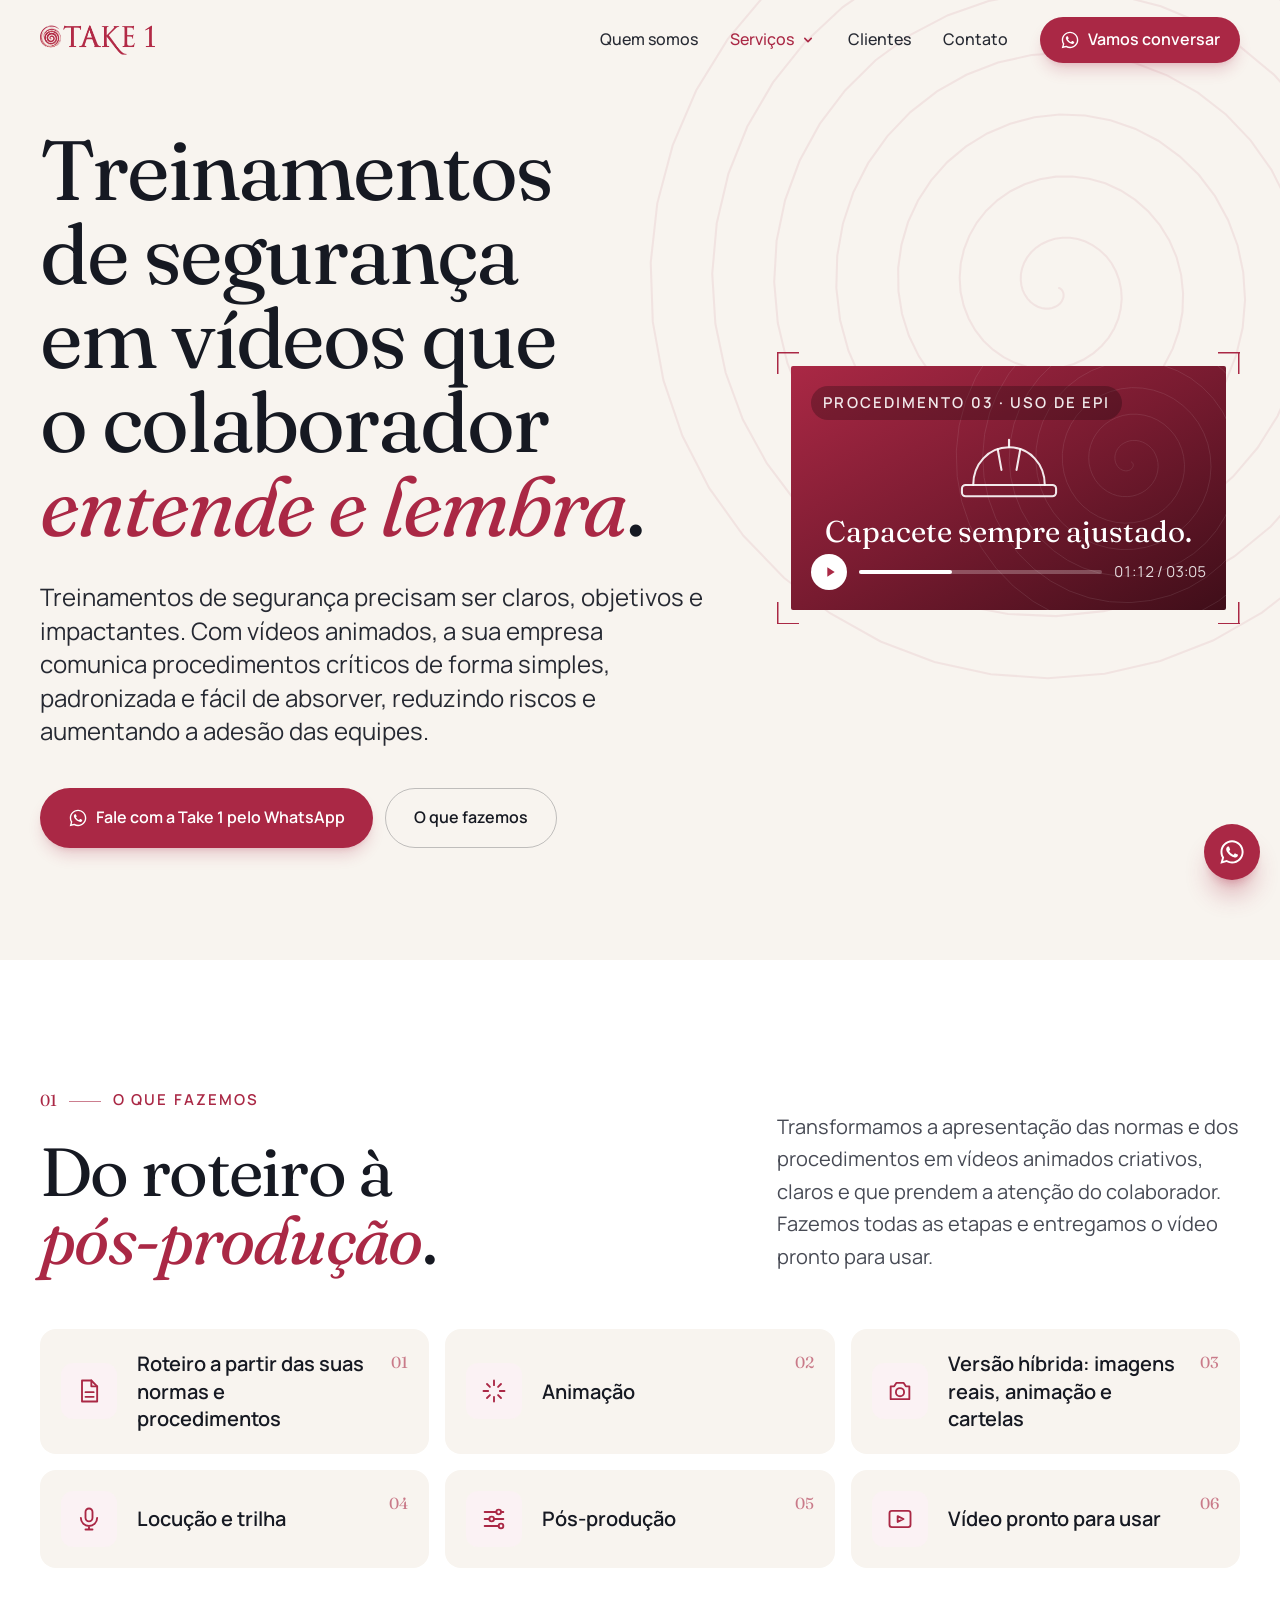
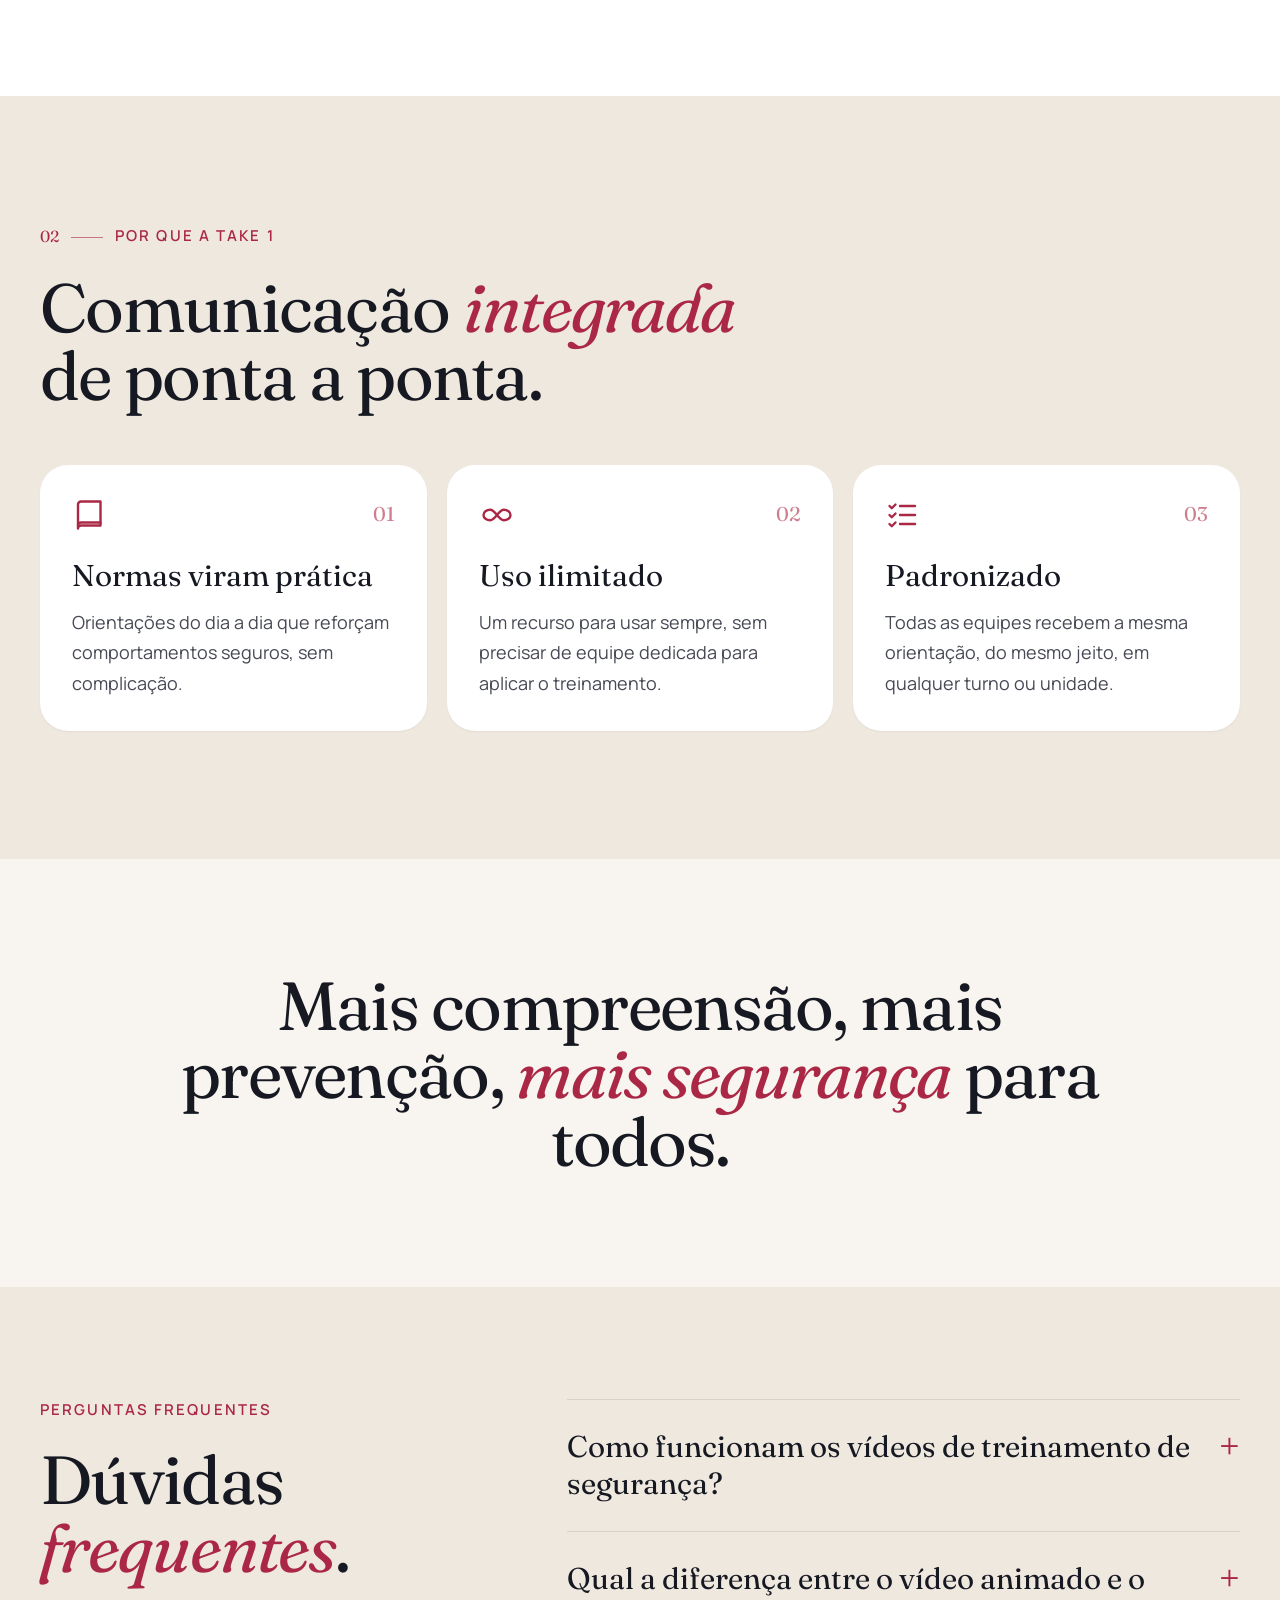
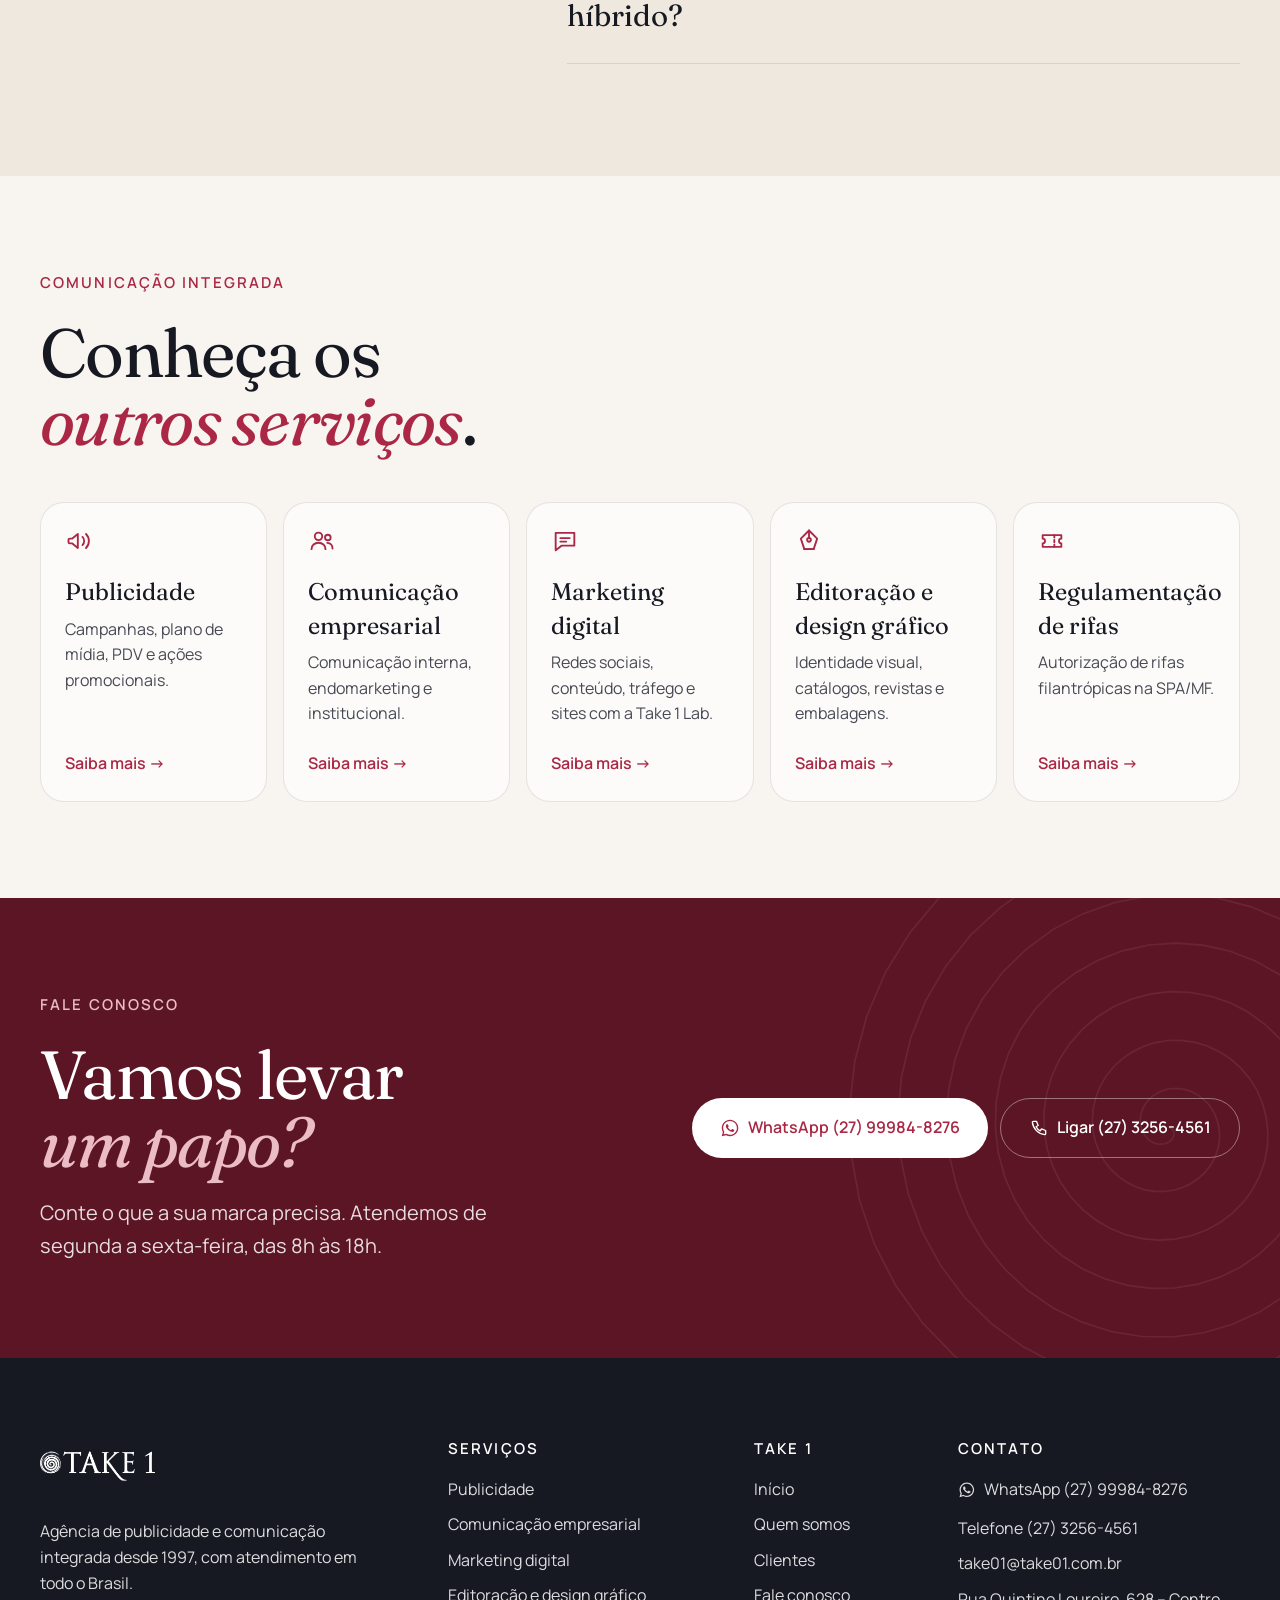
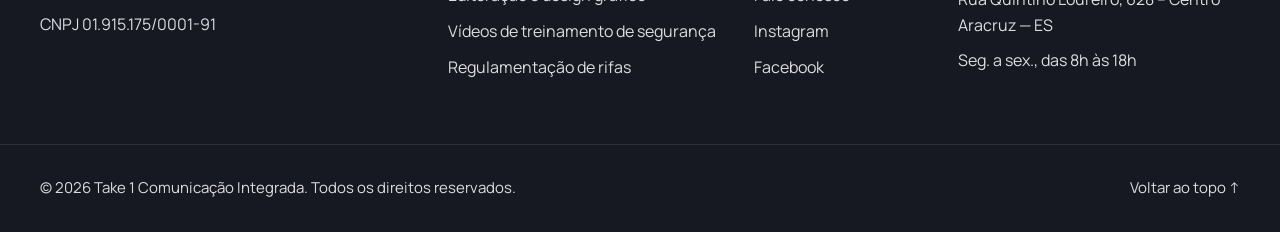
<file: videos-de-treinamento/index.html>
<!DOCTYPE html>
<html lang="pt-BR">
<head>
  <meta charset="UTF-8">
  <meta name="viewport" content="width=device-width, initial-scale=1">
  <script>document.documentElement.classList.add('js')</script>

  <title>Vídeos Animados de Treinamento de Segurança | Take 1</title>
  <meta name="description" content="Normas e procedimentos de segurança em vídeos animados e híbridos, claros e padronizados. Do roteiro à pós-produção, prontos para usar sempre.">
  <link rel="canonical" href="https://www.take01.com.br/videos-de-treinamento/">
  <meta name="robots" content="index, follow, max-image-preview:large">
  <meta name="theme-color" content="#aa2845">

  <meta property="og:type" content="website">
  <meta property="og:locale" content="pt_BR">
  <meta property="og:site_name" content="Take 1 Comunicação">
  <meta property="og:title" content="Vídeos Animados de Treinamento de Segurança | Take 1">
  <meta property="og:description" content="Normas e procedimentos de segurança em vídeos animados e híbridos, claros e padronizados. Do roteiro à pós-produção, prontos para usar sempre.">
  <meta property="og:url" content="https://www.take01.com.br/videos-de-treinamento/">
  <meta property="og:image" content="https://www.take01.com.br/assets/img/logo-take1.png">
  <meta name="twitter:card" content="summary">

  <link rel="icon" type="image/png" href="../assets/img/favicon.png">
  <link rel="apple-touch-icon" href="../assets/img/favicon.png">
  <link rel="preconnect" href="https://fonts.googleapis.com">
  <link rel="preconnect" href="https://fonts.gstatic.com" crossorigin>
  <link href="https://fonts.googleapis.com/css2?family=Fraunces:ital,opsz,wght@0,9..144,400;0,9..144,500;1,9..144,400;1,9..144,500&family=Manrope:wght@400;500;600;700&display=swap" rel="stylesheet">
  <link rel="stylesheet" href="../assets/css/style.css">

<script type="application/ld+json">
{
  "@context": "https://schema.org",
  "@graph": [
    {
      "@type": [
        "AdvertisingAgency",
        "LocalBusiness"
      ],
      "@id": "https://www.take01.com.br/#empresa",
      "name": "Take 1 Comunicação Integrada",
      "legalName": "Take 1 Publicidade Propaganda e Marketing Ltda",
      "taxID": "01.915.175/0001-91",
      "alternateName": [
        "Take 1 Comunicação",
        "Take01",
        "Take 1 Lab"
      ],
      "url": "https://www.take01.com.br/",
      "logo": "https://www.take01.com.br/assets/img/logo-take1.png",
      "image": "https://www.take01.com.br/assets/img/logo-take1.png",
      "foundingDate": "1997",
      "description": "Agência de publicidade e comunicação integrada com atendimento em todo o Brasil.",
      "telephone": "+55-27-3256-4561",
      "email": "take01@take01.com.br",
      "address": {
        "@type": "PostalAddress",
        "streetAddress": "Rua Quintino Loureiro, 628 – Centro",
        "addressLocality": "Aracruz",
        "addressRegion": "ES",
        "addressCountry": "BR"
      },
      "areaServed": {
        "@type": "Country",
        "name": "Brasil"
      },
      "openingHoursSpecification": {
        "@type": "OpeningHoursSpecification",
        "dayOfWeek": [
          "Monday",
          "Tuesday",
          "Wednesday",
          "Thursday",
          "Friday"
        ],
        "opens": "08:00",
        "closes": "18:00"
      },
      "sameAs": [
        "https://www.instagram.com/take1comunicacao/",
        "https://www.facebook.com/Take1Agencia/"
      ]
    },
    {
      "@type": "WebPage",
      "@id": "https://www.take01.com.br/videos-de-treinamento/",
      "url": "https://www.take01.com.br/videos-de-treinamento/",
      "name": "Vídeos Animados de Treinamento de Segurança | Take 1",
      "description": "Normas e procedimentos de segurança em vídeos animados e híbridos, claros e padronizados. Do roteiro à pós-produção, prontos para usar sempre.",
      "inLanguage": "pt-BR",
      "isPartOf": {
        "@type": "WebSite",
        "url": "https://www.take01.com.br/",
        "name": "Take 1 Comunicação"
      }
    },
    {
      "@type": "BreadcrumbList",
      "itemListElement": [
        {
          "@type": "ListItem",
          "position": 1,
          "name": "Início",
          "item": "https://www.take01.com.br/"
        },
        {
          "@type": "ListItem",
          "position": 2,
          "name": "Vídeos de treinamento de segurança",
          "item": "https://www.take01.com.br/videos-de-treinamento/"
        }
      ]
    },
    {
      "@type": "Service",
      "name": "Vídeos de treinamento de segurança",
      "description": "Normas e procedimentos de segurança em vídeos animados e híbridos, claros e padronizados. Do roteiro à pós-produção, prontos para usar sempre.",
      "url": "https://www.take01.com.br/videos-de-treinamento/",
      "provider": {
        "@id": "https://www.take01.com.br/#empresa"
      },
      "areaServed": {
        "@type": "Country",
        "name": "Brasil"
      }
    },
    {
      "@type": "FAQPage",
      "mainEntity": [
        {
          "@type": "Question",
          "name": "Como funcionam os vídeos de treinamento de segurança?",
          "acceptedAnswer": {
            "@type": "Answer",
            "text": "Transformamos as normas e os procedimentos de segurança da sua empresa em vídeos animados, ou híbridos com imagens reais e cartelas, claros e padronizados. Fazemos todas as etapas, do roteiro à pós-produção, e entregamos o vídeo pronto para usar quantas vezes for preciso, sem depender de uma equipe dedicada para aplicar o treinamento."
          }
        },
        {
          "@type": "Question",
          "name": "Qual a diferença entre o vídeo animado e o híbrido?",
          "acceptedAnswer": {
            "@type": "Answer",
            "text": "O vídeo animado é todo feito em animação. O híbrido une imagens reais da sua operação, animação e cartelas, aproximando o conteúdo da rotina do colaborador."
          }
        }
      ]
    }
  ]
}
</script>
</head>
<body id="topo">
  <a href="#conteudo" class="sr-only focus:not-sr-only focus:fixed focus:left-4 focus:top-4 focus:z-[100] focus:rounded-full focus:bg-vinho focus:px-5 focus:py-3 focus:text-white">Pular para o conteúdo</a>

  <header class="fixed inset-x-0 top-0 z-50 transition-all duration-300" data-header>
    <div class="container-site flex h-20 items-center justify-between gap-6">
      <a href="../" class="shrink-0" aria-label="Take 1 Comunicação — página inicial">
        <img src="../assets/img/logo-take1.png" alt="Take 1 Comunicação Integrada" width="222" height="108" class="h-12 w-auto sm:h-14">
      </a>

      <nav id="menu" aria-label="Menu principal"
           class="fixed inset-x-0 top-20 hidden max-h-[calc(100vh-5rem)] flex-col gap-1 overflow-y-auto border-t border-tinta/10 bg-marfim px-4 pb-8 pt-4 shadow-xl lg:static lg:flex lg:max-h-none lg:flex-row lg:items-center lg:gap-8 lg:overflow-visible lg:border-0 lg:bg-transparent lg:p-0 lg:shadow-none">
        <ul class="flex flex-col lg:flex-row lg:items-center lg:gap-8">
          <li><a href="../quem-somos/" class="nav-link block py-3 lg:py-2">Quem somos</a></li>
          <li class="group relative">
            <button type="button" class="nav-link flex w-full items-center justify-between gap-1.5 py-3 lg:w-auto lg:py-2 text-vinho" aria-haspopup="true">
              Serviços
              <svg viewBox="0 0 20 20" class="h-4 w-4 transition group-hover:rotate-180 group-focus-within:rotate-180" fill="currentColor" aria-hidden="true"><path d="M5.3 7.3a1 1 0 0 1 1.4 0L10 10.6l3.3-3.3a1 1 0 1 1 1.4 1.4l-4 4a1 1 0 0 1-1.4 0l-4-4a1 1 0 0 1 0-1.4Z"/></svg>
            </button>
            <ul class="mb-2 border-l border-tinta/10 pl-3 lg:invisible lg:absolute lg:left-1/2 lg:top-full lg:mb-0 lg:w-80 lg:-translate-x-1/2 lg:translate-y-2 lg:rounded-2xl lg:border lg:border-tinta/10 lg:bg-white lg:p-2 lg:opacity-0 lg:shadow-2xl lg:shadow-tinta/10 lg:transition lg:duration-200 lg:group-hover:visible lg:group-hover:translate-y-0 lg:group-hover:opacity-100 lg:group-focus-within:visible lg:group-focus-within:translate-y-0 lg:group-focus-within:opacity-100">
              <li><a href="../publicidade/" class="block rounded-xl px-3 py-2.5 transition hover:bg-vinho-50">
                <span class="block text-sm font-semibold text-tinta">Publicidade</span>
                <span class="hidden text-xs text-nevoa lg:block">Campanhas, plano de mídia, PDV e ações promocionais.</span></a></li>
              <li><a href="../comunicacao-empresarial/" class="block rounded-xl px-3 py-2.5 transition hover:bg-vinho-50">
                <span class="block text-sm font-semibold text-tinta">Comunicação empresarial</span>
                <span class="hidden text-xs text-nevoa lg:block">Comunicação interna, endomarketing e institucional.</span></a></li>
              <li><a href="../marketing-digital/" class="block rounded-xl px-3 py-2.5 transition hover:bg-vinho-50">
                <span class="block text-sm font-semibold text-tinta">Marketing digital</span>
                <span class="hidden text-xs text-nevoa lg:block">Redes sociais, conteúdo, tráfego e sites com a Take 1 Lab.</span></a></li>
              <li><a href="../design-grafico/" class="block rounded-xl px-3 py-2.5 transition hover:bg-vinho-50">
                <span class="block text-sm font-semibold text-tinta">Editoração e design gráfico</span>
                <span class="hidden text-xs text-nevoa lg:block">Identidade visual, catálogos, revistas e embalagens.</span></a></li>
              <li><a href="../videos-de-treinamento/" class="block rounded-xl px-3 py-2.5 transition hover:bg-vinho-50" aria-current="page">
                <span class="block text-sm font-semibold text-tinta">Vídeos de treinamento de segurança</span>
                <span class="hidden text-xs text-nevoa lg:block">Normas e procedimentos em vídeos animados.</span></a></li>
              <li><a href="../regulamentacao-de-rifas/" class="block rounded-xl px-3 py-2.5 transition hover:bg-vinho-50">
                <span class="block text-sm font-semibold text-tinta">Regulamentação de rifas</span>
                <span class="hidden text-xs text-nevoa lg:block">Autorização de rifas filantrópicas na SPA/MF.</span></a></li>
            </ul>
          </li>
          <li><a href="../clientes/" class="nav-link block py-3 lg:py-2">Clientes</a></li>
          <li><a href="../fale-conosco/" class="nav-link block py-3 lg:py-2">Contato</a></li>
        </ul>
        <a href="https://wa.me/5527999848276?text=Ol%C3%A1%21%20Vim%20pelo%20site%20da%20Take%201." target="_blank" rel="noopener" class="btn-primario mt-4 lg:mt-0 lg:px-5 lg:py-2.5"><svg viewBox="0 0 24 24" class="h-5 w-5" aria-hidden="true"><path fill="currentColor" d="M12.04 2C6.58 2 2.13 6.45 2.13 11.91c0 1.75.46 3.45 1.32 4.95L2.05 22l5.25-1.38a9.9 9.9 0 0 0 4.74 1.21c5.46 0 9.91-4.45 9.91-9.91S17.5 2 12.04 2Zm0 18.15c-1.48 0-2.93-.4-4.2-1.15l-.3-.18-3.12.82.83-3.04-.2-.31a8.2 8.2 0 0 1-1.26-4.38c0-4.54 3.7-8.24 8.25-8.24 4.54 0 8.24 3.7 8.24 8.24 0 4.55-3.7 8.24-8.24 8.24Zm4.52-6.16c-.25-.12-1.47-.72-1.69-.81-.23-.08-.39-.12-.56.13-.16.24-.64.8-.78.97-.15.16-.29.18-.54.06-.25-.12-1.05-.39-1.99-1.23-.74-.66-1.23-1.47-1.38-1.72-.14-.25-.01-.38.11-.5.11-.11.25-.29.37-.43.13-.15.17-.25.25-.41.08-.17.04-.31-.02-.43-.06-.13-.56-1.34-.76-1.84-.2-.48-.41-.42-.56-.42h-.48c-.17 0-.43.06-.66.31-.22.25-.86.85-.86 2.07 0 1.22.89 2.4 1.01 2.56.12.17 1.75 2.67 4.23 3.74.59.26 1.05.41 1.41.52.59.19 1.13.16 1.56.1.48-.07 1.47-.6 1.67-1.18.21-.58.21-1.07.15-1.18-.06-.1-.23-.16-.48-.28Z"/></svg>Vamos conversar</a>
      </nav>

      <button type="button" class="relative flex h-12 w-12 items-center justify-center rounded-full bg-vinho shadow-lg shadow-vinho/25 lg:hidden"
              aria-controls="menu" aria-expanded="false" aria-label="Abrir menu" data-menu-toggle>
        <span class="absolute h-0.5 w-5 -translate-y-1 rounded-full bg-white transition" data-bar-1></span>
        <span class="absolute h-0.5 w-5 translate-y-1 rounded-full bg-white transition" data-bar-2></span>
      </button>
    </div>
  </header>

  <main id="conteudo">
    <section class="relative overflow-hidden pb-20 pt-28 lg:pb-28 lg:pt-32" aria-labelledby="pagina-titulo">
      <img src="../assets/img/espiral.svg" alt="" aria-hidden="true"
           class="pointer-events-none absolute -right-56 -top-40 w-[44rem] max-w-none animate-girar opacity-[0.08] lg:w-[56rem]">
      <div class="container-site relative">
        <div class="grid items-center gap-14 lg:grid-cols-12 lg:gap-16">
          <div class="min-w-0 lg:col-span-7">
            
            <h1 id="pagina-titulo" class="revelar text-[2.5rem] font-normal leading-[1.08] tracking-tight sm:text-6xl lg:text-7xl">Treinamentos de segurança em vídeos que o colaborador <em>entende e lembra</em>.</h1>
            <p class="revelar lead mt-8 max-w-3xl">Treinamentos de segurança precisam ser claros, objetivos e impactantes. Com vídeos animados, a sua empresa comunica procedimentos críticos de forma simples, padronizada e fácil de absorver, reduzindo riscos e aumentando a adesão das equipes.</p>
            <div class="revelar mt-10 flex flex-col gap-3 sm:flex-row">
              <a href="https://wa.me/5527999848276?text=Ol%C3%A1%21%20Vim%20pelo%20site%20da%20Take%201%20e%20quero%20saber%20sobre%20v%C3%ADdeos%20de%20treinamento%20de%20seguran%C3%A7a." target="_blank" rel="noopener" class="btn-primario"><svg viewBox="0 0 24 24" class="h-5 w-5" aria-hidden="true"><path fill="currentColor" d="M12.04 2C6.58 2 2.13 6.45 2.13 11.91c0 1.75.46 3.45 1.32 4.95L2.05 22l5.25-1.38a9.9 9.9 0 0 0 4.74 1.21c5.46 0 9.91-4.45 9.91-9.91S17.5 2 12.04 2Zm0 18.15c-1.48 0-2.93-.4-4.2-1.15l-.3-.18-3.12.82.83-3.04-.2-.31a8.2 8.2 0 0 1-1.26-4.38c0-4.54 3.7-8.24 8.25-8.24 4.54 0 8.24 3.7 8.24 8.24 0 4.55-3.7 8.24-8.24 8.24Zm4.52-6.16c-.25-.12-1.47-.72-1.69-.81-.23-.08-.39-.12-.56.13-.16.24-.64.8-.78.97-.15.16-.29.18-.54.06-.25-.12-1.05-.39-1.99-1.23-.74-.66-1.23-1.47-1.38-1.72-.14-.25-.01-.38.11-.5.11-.11.25-.29.37-.43.13-.15.17-.25.25-.41.08-.17.04-.31-.02-.43-.06-.13-.56-1.34-.76-1.84-.2-.48-.41-.42-.56-.42h-.48c-.17 0-.43.06-.66.31-.22.25-.86.85-.86 2.07 0 1.22.89 2.4 1.01 2.56.12.17 1.75 2.67 4.23 3.74.59.26 1.05.41 1.41.52.59.19 1.13.16 1.56.1.48-.07 1.47-.6 1.67-1.18.21-.58.21-1.07.15-1.18-.06-.1-.23-.16-.48-.28Z"/></svg>Fale com a Take 1 pelo WhatsApp</a>
              <a href="#o-que-fazemos" class="btn-contorno">O que fazemos</a>
            </div>
          </div>
          <div class="lg:col-span-5"><figure class="revelar quadro text-vinho" aria-hidden="true">
          <div class="relative aspect-video overflow-hidden rounded-sm bg-gradient-to-br from-vinho via-vinho-700 to-vinho-900">
            <img src="../assets/img/espiral-clara.svg" alt="" class="absolute -right-24 -top-24 w-96 opacity-10">
            <span class="absolute left-5 top-5 rounded-full bg-black/25 px-3 py-1.5 text-xs font-semibold uppercase tracking-eyebrow text-white/90">Procedimento 03 · Uso de EPI</span>
            <svg viewBox="0 0 120 80" class="absolute left-1/2 top-[42%] w-[26%] -translate-x-1/2 -translate-y-1/2 text-white/90" fill="none" stroke="currentColor" stroke-width="2.2" stroke-linecap="round" stroke-linejoin="round">
              <path d="M22 58c0-22 16-40 38-40s38 18 38 40"/>
              <path d="M14 58h92a4 4 0 0 1 4 4v4a4 4 0 0 1-4 4H14a4 4 0 0 1-4-4v-4a4 4 0 0 1 4-4Z"/>
              <path d="M60 18v-8M48 20l4 22M72 20l-4 22"/>
            </svg>
            <span class="absolute left-1/2 top-[68%] -translate-x-1/2 -translate-y-1/2 whitespace-nowrap font-display text-lg text-white sm:text-2xl">Capacete sempre ajustado.</span>
            <div class="absolute inset-x-4 bottom-4 flex items-center gap-3 text-white sm:inset-x-5 sm:bottom-5">
              <span class="flex h-9 w-9 shrink-0 items-center justify-center rounded-full bg-white text-vinho">
                <svg viewBox="0 0 24 24" class="ml-0.5 h-4 w-4" fill="currentColor"><path d="M8 5v14l11-7z"/></svg>
              </span>
              <span class="relative h-1 flex-1 rounded-full bg-white/25"><span class="absolute inset-y-0 left-0 w-[38%] rounded-full bg-white"></span></span>
              <span class="text-xs tabular-nums text-white/85">01:12 / 03:05</span>
            </div>
          </div>
        </figure></div>
        </div>
      </div>
    </section>

    <section id="o-que-fazemos" class="bg-white py-24 lg:py-32" aria-labelledby="itens-titulo">
      <div class="container-site">
        <div class="mb-14 grid gap-8 lg:grid-cols-12 lg:items-end lg:gap-16">
          <div class="lg:col-span-7">
            <p class="eyebrow"><span class="cena">01</span>O que fazemos</p>
            <h2 id="itens-titulo" class="titulo-secao revelar">Do roteiro à <em>pós-produção</em>.</h2>
          </div>
          <p class="revelar text-lg leading-relaxed text-nevoa lg:col-span-5">Transformamos a apresentação das normas e dos procedimentos em vídeos animados criativos, claros e que prendem a atenção do colaborador. Fazemos todas as etapas e entregamos o vídeo pronto para usar.</p>
        </div>
        <ul class="grid gap-4 sm:grid-cols-2 lg:grid-cols-3">
          <li class="revelar flex items-center gap-5 rounded-2xl border border-transparent bg-marfim p-5 transition duration-300 hover:-translate-y-0.5 hover:border-vinho/20 hover:shadow-lg hover:shadow-tinta/5">
            <span class="flex h-14 w-14 shrink-0 items-center justify-center rounded-xl bg-vinho-50"><svg viewBox="0 0 24 24" class="h-7 w-7 text-vinho" fill="none" stroke="currentColor" stroke-width="1.6" stroke-linecap="round" stroke-linejoin="round" aria-hidden="true"><path d="M6 3h8l5 5v13H6z"/><path d="M14 3v5h5M9 13h7M9 17h7"/></svg></span>
            <span class="min-w-0 flex-1 text-lg font-semibold leading-snug text-tinta">Roteiro a partir das suas normas e procedimentos</span>
            <span class="self-start font-display text-sm tabular-nums text-vinho/60">01</span>
          </li>
          <li class="revelar flex items-center gap-5 rounded-2xl border border-transparent bg-marfim p-5 transition duration-300 hover:-translate-y-0.5 hover:border-vinho/20 hover:shadow-lg hover:shadow-tinta/5">
            <span class="flex h-14 w-14 shrink-0 items-center justify-center rounded-xl bg-vinho-50"><svg viewBox="0 0 24 24" class="h-7 w-7 text-vinho" fill="none" stroke="currentColor" stroke-width="1.6" stroke-linecap="round" stroke-linejoin="round" aria-hidden="true"><path d="M12 3v4M12 17v4M3 12h4M17 12h4M6 6l2.5 2.5M15.5 15.5 18 18M6 18l2.5-2.5M15.5 8.5 18 6"/></svg></span>
            <span class="min-w-0 flex-1 text-lg font-semibold leading-snug text-tinta">Animação</span>
            <span class="self-start font-display text-sm tabular-nums text-vinho/60">02</span>
          </li>
          <li class="revelar flex items-center gap-5 rounded-2xl border border-transparent bg-marfim p-5 transition duration-300 hover:-translate-y-0.5 hover:border-vinho/20 hover:shadow-lg hover:shadow-tinta/5">
            <span class="flex h-14 w-14 shrink-0 items-center justify-center rounded-xl bg-vinho-50"><svg viewBox="0 0 24 24" class="h-7 w-7 text-vinho" fill="none" stroke="currentColor" stroke-width="1.6" stroke-linecap="round" stroke-linejoin="round" aria-hidden="true"><path d="M4 8h3l2-3h6l2 3h3v11H4V8Z"/><circle cx="12" cy="13" r="3.5"/></svg></span>
            <span class="min-w-0 flex-1 text-lg font-semibold leading-snug text-tinta">Versão híbrida: imagens reais, animação e cartelas</span>
            <span class="self-start font-display text-sm tabular-nums text-vinho/60">03</span>
          </li>
          <li class="revelar flex items-center gap-5 rounded-2xl border border-transparent bg-marfim p-5 transition duration-300 hover:-translate-y-0.5 hover:border-vinho/20 hover:shadow-lg hover:shadow-tinta/5">
            <span class="flex h-14 w-14 shrink-0 items-center justify-center rounded-xl bg-vinho-50"><svg viewBox="0 0 24 24" class="h-7 w-7 text-vinho" fill="none" stroke="currentColor" stroke-width="1.6" stroke-linecap="round" stroke-linejoin="round" aria-hidden="true"><rect x="9" y="3" width="6" height="11" rx="3"/><path d="M5 11a7 7 0 0 0 14 0M12 18v3M9 21h6"/></svg></span>
            <span class="min-w-0 flex-1 text-lg font-semibold leading-snug text-tinta">Locução e trilha</span>
            <span class="self-start font-display text-sm tabular-nums text-vinho/60">04</span>
          </li>
          <li class="revelar flex items-center gap-5 rounded-2xl border border-transparent bg-marfim p-5 transition duration-300 hover:-translate-y-0.5 hover:border-vinho/20 hover:shadow-lg hover:shadow-tinta/5">
            <span class="flex h-14 w-14 shrink-0 items-center justify-center rounded-xl bg-vinho-50"><svg viewBox="0 0 24 24" class="h-7 w-7 text-vinho" fill="none" stroke="currentColor" stroke-width="1.6" stroke-linecap="round" stroke-linejoin="round" aria-hidden="true"><path d="M4 6h10M18 6h2M4 12h4M12 12h8M4 18h12"/><circle cx="16" cy="6" r="2"/><circle cx="10" cy="12" r="2"/><circle cx="18" cy="18" r="2"/></svg></span>
            <span class="min-w-0 flex-1 text-lg font-semibold leading-snug text-tinta">Pós-produção</span>
            <span class="self-start font-display text-sm tabular-nums text-vinho/60">05</span>
          </li>
          <li class="revelar flex items-center gap-5 rounded-2xl border border-transparent bg-marfim p-5 transition duration-300 hover:-translate-y-0.5 hover:border-vinho/20 hover:shadow-lg hover:shadow-tinta/5">
            <span class="flex h-14 w-14 shrink-0 items-center justify-center rounded-xl bg-vinho-50"><svg viewBox="0 0 24 24" class="h-7 w-7 text-vinho" fill="none" stroke="currentColor" stroke-width="1.6" stroke-linecap="round" stroke-linejoin="round" aria-hidden="true"><rect x="3" y="5" width="18" height="14" rx="2"/><path d="m10 9.5 5 2.5-5 2.5v-5Z"/></svg></span>
            <span class="min-w-0 flex-1 text-lg font-semibold leading-snug text-tinta">Vídeo pronto para usar</span>
            <span class="self-start font-display text-sm tabular-nums text-vinho/60">06</span>
          </li>
        </ul>
      </div>
    </section>

    <section class="bg-areia py-24 lg:py-32" aria-labelledby="pilares-titulo">
      <div class="container-site">
        <p class="eyebrow"><span class="cena">02</span>Por que a Take 1</p>
        <h2 id="pilares-titulo" class="titulo-secao revelar max-w-3xl">Comunicação <em>integrada</em> de ponta a ponta.</h2>
        <ul class="mt-14 grid gap-5 md:grid-cols-3">
          <li class="revelar flex flex-col rounded-[1.75rem] bg-white p-8 shadow-sm shadow-tinta/5">
            <span class="flex items-start justify-between gap-4"><svg viewBox="0 0 24 24" class="h-9 w-9 text-vinho" fill="none" stroke="currentColor" stroke-width="1.6" stroke-linecap="round" stroke-linejoin="round" aria-hidden="true"><path d="M4 5a2 2 0 0 1 2-2h13v16H6a2 2 0 0 0-2 2V5Z"/><path d="M4 19a2 2 0 0 1 2-2h13"/></svg><span class="font-display text-lg text-vinho/60">01</span></span>
            <h3 class="mt-6 text-2xl">Normas viram prática</h3>
            <p class="mt-3 text-nevoa">Orientações do dia a dia que reforçam comportamentos seguros, sem complicação.</p>
          </li>
          <li class="revelar flex flex-col rounded-[1.75rem] bg-white p-8 shadow-sm shadow-tinta/5">
            <span class="flex items-start justify-between gap-4"><svg viewBox="0 0 24 24" class="h-9 w-9 text-vinho" fill="none" stroke="currentColor" stroke-width="1.6" stroke-linecap="round" stroke-linejoin="round" aria-hidden="true"><path d="M7.5 15.5C5 15.5 3 13.9 3 12s2-3.5 4.5-3.5c3.5 0 5.5 7 9 7 2.5 0 4.5-1.6 4.5-3.5s-2-3.5-4.5-3.5c-3.5 0-5.5 7-9 7Z"/></svg><span class="font-display text-lg text-vinho/60">02</span></span>
            <h3 class="mt-6 text-2xl">Uso ilimitado</h3>
            <p class="mt-3 text-nevoa">Um recurso para usar sempre, sem precisar de equipe dedicada para aplicar o treinamento.</p>
          </li>
          <li class="revelar flex flex-col rounded-[1.75rem] bg-white p-8 shadow-sm shadow-tinta/5">
            <span class="flex items-start justify-between gap-4"><svg viewBox="0 0 24 24" class="h-9 w-9 text-vinho" fill="none" stroke="currentColor" stroke-width="1.6" stroke-linecap="round" stroke-linejoin="round" aria-hidden="true"><path d="M10 6h10M10 12h10M10 18h10"/><path d="m3 6 1.5 1.5L7 5M3 12l1.5 1.5L7 11M3 18l1.5 1.5L7 17"/></svg><span class="font-display text-lg text-vinho/60">03</span></span>
            <h3 class="mt-6 text-2xl">Padronizado</h3>
            <p class="mt-3 text-nevoa">Todas as equipes recebem a mesma orientação, do mesmo jeito, em qualquer turno ou unidade.</p>
          </li>
        </ul>
      </div>
    </section>

    <section class="py-20 lg:py-28" aria-label="Mensagem">
      <div class="container-site">
        <p class="revelar mx-auto max-w-5xl text-center font-display text-4xl font-normal leading-tight tracking-tight text-tinta sm:text-5xl lg:text-6xl">
          Mais compreensão, mais prevenção, <em class="italic text-vinho">mais segurança</em> para todos.
        </p>
      </div>
    </section>

    <section class="bg-areia py-24 lg:py-28" aria-labelledby="faq-titulo">
      <div class="container-site grid gap-12 lg:grid-cols-12 lg:gap-16">
        <div class="lg:col-span-5">
          <p class="eyebrow">Perguntas frequentes</p>
          <h2 id="faq-titulo" class="titulo-secao revelar">Dúvidas <em>frequentes</em>.</h2>
        </div>
        <div class="divide-y divide-tinta/10 border-y border-tinta/10 lg:col-span-7">
          <details class="faq-item revelar">
            <summary>Como funcionam os vídeos de treinamento de segurança?</summary>
            <p class="pb-6 leading-relaxed">Transformamos as normas e os procedimentos de segurança da sua empresa em vídeos animados, ou híbridos com imagens reais e cartelas, claros e padronizados. Fazemos todas as etapas, do roteiro à pós-produção, e entregamos o vídeo pronto para usar quantas vezes for preciso, sem depender de uma equipe dedicada para aplicar o treinamento.</p>
          </details>
          <details class="faq-item revelar">
            <summary>Qual a diferença entre o vídeo animado e o híbrido?</summary>
            <p class="pb-6 leading-relaxed">O vídeo animado é todo feito em animação. O híbrido une imagens reais da sua operação, animação e cartelas, aproximando o conteúdo da rotina do colaborador.</p>
          </details>
        </div>
      </div>
    </section>

    <section class="py-20 lg:py-24" aria-labelledby="outros-titulo">
      <div class="container-site">
        <p class="eyebrow">Comunicação integrada</p>
        <h2 id="outros-titulo" class="titulo-secao revelar max-w-2xl">Conheça os <em>outros serviços</em>.</h2>
        <ul class="mt-12 grid gap-4 sm:grid-cols-2 lg:grid-cols-5">
          <li><a href="../publicidade/" class="group flex h-full flex-col justify-between gap-6 rounded-3xl border border-tinta/10 bg-white/60 p-6 transition hover:-translate-y-0.5 hover:border-vinho/40 hover:bg-white">
            <span><svg viewBox="0 0 24 24" class="h-7 w-7 text-vinho" fill="none" stroke="currentColor" stroke-width="1.6" stroke-linecap="round" stroke-linejoin="round" aria-hidden="true"><path d="M3 11v2a1 1 0 0 0 1 1h2l5 4V6L6 10H4a1 1 0 0 0-1 1Z"/><path d="M15 8.5a5 5 0 0 1 0 7M18 6a8.5 8.5 0 0 1 0 12"/></svg><span class="mt-5 block font-display text-xl text-tinta">Publicidade</span><span class="mt-2 block text-sm text-nevoa">Campanhas, plano de mídia, PDV e ações promocionais.</span></span>
            <span class="text-sm font-semibold text-vinho">Saiba mais <span aria-hidden="true" class="inline-block transition group-hover:translate-x-1">→</span></span></a></li>
          <li><a href="../comunicacao-empresarial/" class="group flex h-full flex-col justify-between gap-6 rounded-3xl border border-tinta/10 bg-white/60 p-6 transition hover:-translate-y-0.5 hover:border-vinho/40 hover:bg-white">
            <span><svg viewBox="0 0 24 24" class="h-7 w-7 text-vinho" fill="none" stroke="currentColor" stroke-width="1.6" stroke-linecap="round" stroke-linejoin="round" aria-hidden="true"><circle cx="9" cy="8" r="3.2"/><path d="M3 19c0-3.3 2.7-5.5 6-5.5s6 2.2 6 5.5"/><circle cx="17" cy="9" r="2.4"/><path d="M16.5 13.6c2.6.2 4.5 2 4.5 4.9"/></svg><span class="mt-5 block font-display text-xl text-tinta">Comunicação empresarial</span><span class="mt-2 block text-sm text-nevoa">Comunicação interna, endomarketing e institucional.</span></span>
            <span class="text-sm font-semibold text-vinho">Saiba mais <span aria-hidden="true" class="inline-block transition group-hover:translate-x-1">→</span></span></a></li>
          <li><a href="../marketing-digital/" class="group flex h-full flex-col justify-between gap-6 rounded-3xl border border-tinta/10 bg-white/60 p-6 transition hover:-translate-y-0.5 hover:border-vinho/40 hover:bg-white">
            <span><svg viewBox="0 0 24 24" class="h-7 w-7 text-vinho" fill="none" stroke="currentColor" stroke-width="1.6" stroke-linecap="round" stroke-linejoin="round" aria-hidden="true"><path d="M4 5h16v11H9l-5 4V5Z"/><path d="M8 9.5h8M8 12.5h5"/></svg><span class="mt-5 block font-display text-xl text-tinta">Marketing digital</span><span class="mt-2 block text-sm text-nevoa">Redes sociais, conteúdo, tráfego e sites com a Take 1 Lab.</span></span>
            <span class="text-sm font-semibold text-vinho">Saiba mais <span aria-hidden="true" class="inline-block transition group-hover:translate-x-1">→</span></span></a></li>
          <li><a href="../design-grafico/" class="group flex h-full flex-col justify-between gap-6 rounded-3xl border border-tinta/10 bg-white/60 p-6 transition hover:-translate-y-0.5 hover:border-vinho/40 hover:bg-white">
            <span><svg viewBox="0 0 24 24" class="h-7 w-7 text-vinho" fill="none" stroke="currentColor" stroke-width="1.6" stroke-linecap="round" stroke-linejoin="round" aria-hidden="true"><path d="M12 3 5 10l3 9h8l3-9-7-7Z"/><circle cx="12" cy="11" r="1.6"/><path d="M12 3v6.4M8 19h8"/></svg><span class="mt-5 block font-display text-xl text-tinta">Editoração e design gráfico</span><span class="mt-2 block text-sm text-nevoa">Identidade visual, catálogos, revistas e embalagens.</span></span>
            <span class="text-sm font-semibold text-vinho">Saiba mais <span aria-hidden="true" class="inline-block transition group-hover:translate-x-1">→</span></span></a></li>
          <li><a href="../regulamentacao-de-rifas/" class="group flex h-full flex-col justify-between gap-6 rounded-3xl border border-tinta/10 bg-white/60 p-6 transition hover:-translate-y-0.5 hover:border-vinho/40 hover:bg-white">
            <span><svg viewBox="0 0 24 24" class="h-7 w-7 text-vinho" fill="none" stroke="currentColor" stroke-width="1.6" stroke-linecap="round" stroke-linejoin="round" aria-hidden="true"><path d="M4 7h16v3a2 2 0 0 0 0 4v3H4v-3a2 2 0 0 0 0-4V7Z"/><path d="M14 7v10" stroke-dasharray="2 2"/></svg><span class="mt-5 block font-display text-xl text-tinta">Regulamentação de rifas</span><span class="mt-2 block text-sm text-nevoa">Autorização de rifas filantrópicas na SPA/MF.</span></span>
            <span class="text-sm font-semibold text-vinho">Saiba mais <span aria-hidden="true" class="inline-block transition group-hover:translate-x-1">→</span></span></a></li>
        </ul>
      </div>
    </section>

    <section class="relative overflow-hidden bg-vinho-800 py-20 text-white lg:py-24" aria-labelledby="cta-titulo">
      <img src="../assets/img/espiral-clara.svg" alt="" aria-hidden="true"
           class="pointer-events-none absolute -right-60 top-1/2 w-[44rem] max-w-none -translate-y-1/2 opacity-[0.07]">
      <div class="container-site relative grid items-center gap-10 lg:grid-cols-12">
        <div class="lg:col-span-6">
          <p class="eyebrow text-vinho-200">Fale conosco</p>
          <h2 id="cta-titulo" class="revelar text-4xl font-normal leading-none tracking-tight text-white sm:text-5xl lg:text-6xl">
            Vamos levar <em class="text-vinho-200">um papo?</em>
          </h2>
          <p class="revelar mt-5 max-w-md text-lg text-white/85">Conte o que a sua marca precisa. Atendemos de segunda a sexta-feira, das 8h às 18h.</p>
        </div>
        <div class="revelar flex flex-col gap-3 sm:flex-row lg:col-span-6 lg:justify-end">
          <a href="https://wa.me/5527999848276?text=Ol%C3%A1%21%20Vim%20pelo%20site%20da%20Take%201%20e%20quero%20saber%20sobre%20v%C3%ADdeos%20de%20treinamento%20de%20seguran%C3%A7a." target="_blank" rel="noopener" class="btn-claro"><svg viewBox="0 0 24 24" class="h-5 w-5" aria-hidden="true"><path fill="currentColor" d="M12.04 2C6.58 2 2.13 6.45 2.13 11.91c0 1.75.46 3.45 1.32 4.95L2.05 22l5.25-1.38a9.9 9.9 0 0 0 4.74 1.21c5.46 0 9.91-4.45 9.91-9.91S17.5 2 12.04 2Zm0 18.15c-1.48 0-2.93-.4-4.2-1.15l-.3-.18-3.12.82.83-3.04-.2-.31a8.2 8.2 0 0 1-1.26-4.38c0-4.54 3.7-8.24 8.25-8.24 4.54 0 8.24 3.7 8.24 8.24 0 4.55-3.7 8.24-8.24 8.24Zm4.52-6.16c-.25-.12-1.47-.72-1.69-.81-.23-.08-.39-.12-.56.13-.16.24-.64.8-.78.97-.15.16-.29.18-.54.06-.25-.12-1.05-.39-1.99-1.23-.74-.66-1.23-1.47-1.38-1.72-.14-.25-.01-.38.11-.5.11-.11.25-.29.37-.43.13-.15.17-.25.25-.41.08-.17.04-.31-.02-.43-.06-.13-.56-1.34-.76-1.84-.2-.48-.41-.42-.56-.42h-.48c-.17 0-.43.06-.66.31-.22.25-.86.85-.86 2.07 0 1.22.89 2.4 1.01 2.56.12.17 1.75 2.67 4.23 3.74.59.26 1.05.41 1.41.52.59.19 1.13.16 1.56.1.48-.07 1.47-.6 1.67-1.18.21-.58.21-1.07.15-1.18-.06-.1-.23-.16-.48-.28Z"/></svg>WhatsApp (27) 99984-8276</a>
          <a href="tel:+552732564561" class="btn-vazado"><svg viewBox="0 0 24 24" class="h-5 w-5" fill="none" stroke="currentColor" stroke-width="1.6" stroke-linecap="round" stroke-linejoin="round" aria-hidden="true"><path d="M5 4h4l2 5-2.5 1.5a11 11 0 0 0 5 5L15 13l5 2v4a1 1 0 0 1-1 1A17 17 0 0 1 4 5a1 1 0 0 1 1-1Z"/></svg>Ligar (27) 3256-4561</a>
        </div>
      </div>
    </section>
  </main>

  <footer class="bg-tinta pt-20 text-sm text-white/85">
    <div class="container-site grid grid-cols-2 gap-x-6 gap-y-12 pb-16 lg:grid-cols-12">
      <div class="col-span-2 lg:col-span-4">
        <img src="../assets/img/logo-take1.png" alt="Take 1 Comunicação Integrada" width="222" height="108" class="logo-claro h-14 w-auto" loading="lazy">
        <p class="mt-6 max-w-xs leading-relaxed">Agência de publicidade e comunicação integrada desde 1997, com atendimento em todo o Brasil.</p>
        <p class="mt-4">CNPJ 01.915.175/0001-91</p>
      </div>
      <nav class="lg:col-span-3" aria-label="Serviços">
        <p class="mb-4 text-xs font-semibold uppercase tracking-eyebrow text-white">Serviços</p>
        <ul class="space-y-2.5">
          <li><a href="../publicidade/" class="hover:text-white">Publicidade</a></li>
          <li><a href="../comunicacao-empresarial/" class="hover:text-white">Comunicação empresarial</a></li>
          <li><a href="../marketing-digital/" class="hover:text-white">Marketing digital</a></li>
          <li><a href="../design-grafico/" class="hover:text-white">Editoração e design gráfico</a></li>
          <li><a href="../videos-de-treinamento/" class="hover:text-white">Vídeos de treinamento de segurança</a></li>
          <li><a href="../regulamentacao-de-rifas/" class="hover:text-white">Regulamentação de rifas</a></li>
        </ul>
      </nav>
      <nav class="lg:col-span-2" aria-label="Institucional">
        <p class="mb-4 text-xs font-semibold uppercase tracking-eyebrow text-white">Take 1</p>
        <ul class="space-y-2.5">
          <li><a href="../" class="hover:text-white">Início</a></li>
          <li><a href="../quem-somos/" class="hover:text-white">Quem somos</a></li>
          <li><a href="../clientes/" class="hover:text-white">Clientes</a></li>
          <li><a href="../fale-conosco/" class="hover:text-white">Fale conosco</a></li>
          <li><a href="https://www.instagram.com/take1comunicacao/" target="_blank" rel="noopener" class="hover:text-white">Instagram</a></li>
          <li><a href="https://www.facebook.com/Take1Agencia/" target="_blank" rel="noopener" class="hover:text-white">Facebook</a></li>
        </ul>
      </nav>
      <div class="col-span-2 lg:col-span-3">
        <p class="mb-4 text-xs font-semibold uppercase tracking-eyebrow text-white">Contato</p>
        <ul class="space-y-2.5">
          <li><a href="https://wa.me/5527999848276" target="_blank" rel="noopener" class="inline-flex items-center gap-2 hover:text-white"><svg viewBox="0 0 24 24" class="h-[1.1rem] w-[1.1rem] shrink-0" aria-hidden="true"><path fill="currentColor" d="M12.04 2C6.58 2 2.13 6.45 2.13 11.91c0 1.75.46 3.45 1.32 4.95L2.05 22l5.25-1.38a9.9 9.9 0 0 0 4.74 1.21c5.46 0 9.91-4.45 9.91-9.91S17.5 2 12.04 2Zm0 18.15c-1.48 0-2.93-.4-4.2-1.15l-.3-.18-3.12.82.83-3.04-.2-.31a8.2 8.2 0 0 1-1.26-4.38c0-4.54 3.7-8.24 8.25-8.24 4.54 0 8.24 3.7 8.24 8.24 0 4.55-3.7 8.24-8.24 8.24Zm4.52-6.16c-.25-.12-1.47-.72-1.69-.81-.23-.08-.39-.12-.56.13-.16.24-.64.8-.78.97-.15.16-.29.18-.54.06-.25-.12-1.05-.39-1.99-1.23-.74-.66-1.23-1.47-1.38-1.72-.14-.25-.01-.38.11-.5.11-.11.25-.29.37-.43.13-.15.17-.25.25-.41.08-.17.04-.31-.02-.43-.06-.13-.56-1.34-.76-1.84-.2-.48-.41-.42-.56-.42h-.48c-.17 0-.43.06-.66.31-.22.25-.86.85-.86 2.07 0 1.22.89 2.4 1.01 2.56.12.17 1.75 2.67 4.23 3.74.59.26 1.05.41 1.41.52.59.19 1.13.16 1.56.1.48-.07 1.47-.6 1.67-1.18.21-.58.21-1.07.15-1.18-.06-.1-.23-.16-.48-.28Z"/></svg>WhatsApp (27) 99984-8276</a></li>
          <li><a href="tel:+552732564561" class="hover:text-white">Telefone (27) 3256-4561</a></li>
          <li><a href="mailto:take01@take01.com.br" class="hover:text-white">take01@take01.com.br</a></li>
          <li>Rua Quintino Loureiro, 628 – Centro<br>Aracruz — ES</li>
          <li>Seg. a sex., das 8h às 18h</li>
        </ul>
      </div>
    </div>
    <div class="container-site flex flex-col gap-3 border-t border-white/10 py-8 text-xs sm:flex-row sm:items-center sm:justify-between">
      <p>© <span data-ano>2026</span> Take 1 Comunicação Integrada. Todos os direitos reservados.</p>
      <a href="#topo" class="hover:text-white">Voltar ao topo ↑</a>
    </div>
  </footer>

  <a href="https://wa.me/5527999848276" target="_blank" rel="noopener" aria-label="Conversar pelo WhatsApp"
     class="fixed bottom-5 right-5 z-40 flex h-14 w-14 items-center justify-center rounded-full bg-vinho text-white shadow-xl shadow-vinho/30 transition hover:scale-105 hover:bg-vinho-600">
    <svg viewBox="0 0 24 24" class="h-7 w-7" aria-hidden="true"><path fill="currentColor" d="M12.04 2C6.58 2 2.13 6.45 2.13 11.91c0 1.75.46 3.45 1.32 4.95L2.05 22l5.25-1.38a9.9 9.9 0 0 0 4.74 1.21c5.46 0 9.91-4.45 9.91-9.91S17.5 2 12.04 2Zm0 18.15c-1.48 0-2.93-.4-4.2-1.15l-.3-.18-3.12.82.83-3.04-.2-.31a8.2 8.2 0 0 1-1.26-4.38c0-4.54 3.7-8.24 8.25-8.24 4.54 0 8.24 3.7 8.24 8.24 0 4.55-3.7 8.24-8.24 8.24Zm4.52-6.16c-.25-.12-1.47-.72-1.69-.81-.23-.08-.39-.12-.56.13-.16.24-.64.8-.78.97-.15.16-.29.18-.54.06-.25-.12-1.05-.39-1.99-1.23-.74-.66-1.23-1.47-1.38-1.72-.14-.25-.01-.38.11-.5.11-.11.25-.29.37-.43.13-.15.17-.25.25-.41.08-.17.04-.31-.02-.43-.06-.13-.56-1.34-.76-1.84-.2-.48-.41-.42-.56-.42h-.48c-.17 0-.43.06-.66.31-.22.25-.86.85-.86 2.07 0 1.22.89 2.4 1.01 2.56.12.17 1.75 2.67 4.23 3.74.59.26 1.05.41 1.41.52.59.19 1.13.16 1.56.1.48-.07 1.47-.6 1.67-1.18.21-.58.21-1.07.15-1.18-.06-.1-.23-.16-.48-.28Z"/></svg>
  </a>

  <script src="../assets/js/main.js" defer></script>
</body>
</html>
</file>
<file: assets/css/style.css>
*,:after,:before{--tw-border-spacing-x:0;--tw-border-spacing-y:0;--tw-translate-x:0;--tw-translate-y:0;--tw-rotate:0;--tw-skew-x:0;--tw-skew-y:0;--tw-scale-x:1;--tw-scale-y:1;--tw-pan-x: ;--tw-pan-y: ;--tw-pinch-zoom: ;--tw-scroll-snap-strictness:proximity;--tw-gradient-from-position: ;--tw-gradient-via-position: ;--tw-gradient-to-position: ;--tw-ordinal: ;--tw-slashed-zero: ;--tw-numeric-figure: ;--tw-numeric-spacing: ;--tw-numeric-fraction: ;--tw-ring-inset: ;--tw-ring-offset-width:0px;--tw-ring-offset-color:#fff;--tw-ring-color:rgba(59,130,246,.5);--tw-ring-offset-shadow:0 0 #0000;--tw-ring-shadow:0 0 #0000;--tw-shadow:0 0 #0000;--tw-shadow-colored:0 0 #0000;--tw-blur: ;--tw-brightness: ;--tw-contrast: ;--tw-grayscale: ;--tw-hue-rotate: ;--tw-invert: ;--tw-saturate: ;--tw-sepia: ;--tw-drop-shadow: ;--tw-backdrop-blur: ;--tw-backdrop-brightness: ;--tw-backdrop-contrast: ;--tw-backdrop-grayscale: ;--tw-backdrop-hue-rotate: ;--tw-backdrop-invert: ;--tw-backdrop-opacity: ;--tw-backdrop-saturate: ;--tw-backdrop-sepia: ;--tw-contain-size: ;--tw-contain-layout: ;--tw-contain-paint: ;--tw-contain-style: }::backdrop{--tw-border-spacing-x:0;--tw-border-spacing-y:0;--tw-translate-x:0;--tw-translate-y:0;--tw-rotate:0;--tw-skew-x:0;--tw-skew-y:0;--tw-scale-x:1;--tw-scale-y:1;--tw-pan-x: ;--tw-pan-y: ;--tw-pinch-zoom: ;--tw-scroll-snap-strictness:proximity;--tw-gradient-from-position: ;--tw-gradient-via-position: ;--tw-gradient-to-position: ;--tw-ordinal: ;--tw-slashed-zero: ;--tw-numeric-figure: ;--tw-numeric-spacing: ;--tw-numeric-fraction: ;--tw-ring-inset: ;--tw-ring-offset-width:0px;--tw-ring-offset-color:#fff;--tw-ring-color:rgba(59,130,246,.5);--tw-ring-offset-shadow:0 0 #0000;--tw-ring-shadow:0 0 #0000;--tw-shadow:0 0 #0000;--tw-shadow-colored:0 0 #0000;--tw-blur: ;--tw-brightness: ;--tw-contrast: ;--tw-grayscale: ;--tw-hue-rotate: ;--tw-invert: ;--tw-saturate: ;--tw-sepia: ;--tw-drop-shadow: ;--tw-backdrop-blur: ;--tw-backdrop-brightness: ;--tw-backdrop-contrast: ;--tw-backdrop-grayscale: ;--tw-backdrop-hue-rotate: ;--tw-backdrop-invert: ;--tw-backdrop-opacity: ;--tw-backdrop-saturate: ;--tw-backdrop-sepia: ;--tw-contain-size: ;--tw-contain-layout: ;--tw-contain-paint: ;--tw-contain-style: }/*! tailwindcss v3.4.18 | MIT License | https://tailwindcss.com*/*,:after,:before{box-sizing:border-box;border:0 solid #e5e7eb}:after,:before{--tw-content:""}:host,html{line-height:1.5;-webkit-text-size-adjust:100%;-moz-tab-size:4;-o-tab-size:4;tab-size:4;font-family:Manrope,system-ui,-apple-system,Segoe UI,sans-serif;font-feature-settings:normal;font-variation-settings:normal;-webkit-tap-highlight-color:transparent}body{margin:0;line-height:inherit}hr{height:0;color:inherit;border-top-width:1px}abbr:where([title]){-webkit-text-decoration:underline dotted;text-decoration:underline dotted}h1,h2,h3,h4,h5,h6{font-size:inherit;font-weight:inherit}a{color:inherit;text-decoration:inherit}b,strong{font-weight:bolder}code,kbd,pre,samp{font-family:ui-monospace,SFMono-Regular,Menlo,Monaco,Consolas,Liberation Mono,Courier New,monospace;font-feature-settings:normal;font-variation-settings:normal;font-size:1em}small{font-size:80%}sub,sup{font-size:75%;line-height:0;position:relative;vertical-align:baseline}sub{bottom:-.25em}sup{top:-.5em}table{text-indent:0;border-color:inherit;border-collapse:collapse}button,input,optgroup,select,textarea{font-family:inherit;font-feature-settings:inherit;font-variation-settings:inherit;font-size:100%;font-weight:inherit;line-height:inherit;letter-spacing:inherit;color:inherit;margin:0;padding:0}button,select{text-transform:none}button,input:where([type=button]),input:where([type=reset]),input:where([type=submit]){-webkit-appearance:button;background-color:transparent;background-image:none}:-moz-focusring{outline:auto}:-moz-ui-invalid{box-shadow:none}progress{vertical-align:baseline}::-webkit-inner-spin-button,::-webkit-outer-spin-button{height:auto}[type=search]{-webkit-appearance:textfield;outline-offset:-2px}::-webkit-search-decoration{-webkit-appearance:none}::-webkit-file-upload-button{-webkit-appearance:button;font:inherit}summary{display:list-item}blockquote,dd,dl,figure,h1,h2,h3,h4,h5,h6,hr,p,pre{margin:0}fieldset{margin:0}fieldset,legend{padding:0}menu,ol,ul{list-style:none;margin:0;padding:0}dialog{padding:0}textarea{resize:vertical}input::-moz-placeholder,textarea::-moz-placeholder{opacity:1;color:#9ca3af}input::placeholder,textarea::placeholder{opacity:1;color:#9ca3af}[role=button],button{cursor:pointer}:disabled{cursor:default}audio,canvas,embed,iframe,img,object,svg,video{display:block;vertical-align:middle}img,video{max-width:100%;height:auto}[hidden]:where(:not([hidden=until-found])){display:none}html{scroll-behavior:smooth;scroll-padding-top:6rem;-webkit-text-size-adjust:100%}body{--tw-bg-opacity:1;background-color:rgb(248 244 239/var(--tw-bg-opacity,1));font-family:Manrope,system-ui,-apple-system,Segoe UI,sans-serif;font-size:1.125rem;line-height:1.7;--tw-text-opacity:1;color:rgb(38 41 50/var(--tw-text-opacity,1));-webkit-font-smoothing:antialiased;-moz-osx-font-smoothing:grayscale}.font-display,h1,h2,h3{font-variation-settings:"opsz" 40}h1,h2,h3{font-variation-settings:"opsz" 40;font-family:Fraunces,Georgia,serif;--tw-text-opacity:1;color:rgb(22 25 34/var(--tw-text-opacity,1));text-wrap:balance}p{text-wrap:pretty}h1 em,h2 em{font-weight:400;font-style:italic;--tw-text-opacity:1;color:rgb(170 40 69/var(--tw-text-opacity,1))}::-moz-selection{--tw-bg-opacity:1;background-color:rgb(170 40 69/var(--tw-bg-opacity,1));--tw-text-opacity:1;color:rgb(255 255 255/var(--tw-text-opacity,1))}::selection{--tw-bg-opacity:1;background-color:rgb(170 40 69/var(--tw-bg-opacity,1));--tw-text-opacity:1;color:rgb(255 255 255/var(--tw-text-opacity,1))}:focus-visible{outline-width:2px;outline-offset:2px;outline-color:#aa2845}[aria-current=page]{--tw-text-opacity:1;color:rgb(170 40 69/var(--tw-text-opacity,1))}@media (prefers-reduced-motion:reduce){html{scroll-behavior:auto}*,:after,:before{animation:none!important;transition:none!important}}.container-site{margin-left:auto;margin-right:auto;width:100%;max-width:80rem;padding-left:1rem;padding-right:1rem}@media (min-width:640px){.container-site{padding-left:1.5rem;padding-right:1.5rem}}@media (min-width:1024px){.container-site{padding-left:2.5rem;padding-right:2.5rem}}.eyebrow{margin-bottom:1.5rem;display:flex;align-items:center;gap:.75rem;font-size:.9375rem;line-height:1.5;font-weight:600;text-transform:uppercase;letter-spacing:.14em;--tw-text-opacity:1;color:rgb(170 40 69/var(--tw-text-opacity,1))}.eyebrow .cena{font-variation-settings:"opsz" 40;font-family:Fraunces,Georgia,serif;font-size:1rem;line-height:1.6;font-weight:400;text-transform:none;--tw-numeric-spacing:tabular-nums;font-variant-numeric:var(--tw-ordinal) var(--tw-slashed-zero) var(--tw-numeric-figure) var(--tw-numeric-spacing) var(--tw-numeric-fraction);letter-spacing:0}.eyebrow .cena:after{content:"";margin-left:.75rem;display:inline-block;height:1px;width:2rem;background-color:currentColor;vertical-align:middle;opacity:.6}.titulo-secao{font-size:2.75rem;line-height:1.1;font-weight:400;letter-spacing:-.025em}@media (min-width:640px){.titulo-secao{font-size:3.5rem;line-height:1.05}}@media (min-width:1024px){.titulo-secao{font-size:4.25rem;line-height:1}}.lead{font-size:1.25rem;line-height:1.625;--tw-text-opacity:1;color:rgb(38 41 50/var(--tw-text-opacity,1))}@media (min-width:640px){.lead{font-size:1.5rem;line-height:1.4}}.btn-primario{display:inline-flex;align-items:center;justify-content:center;gap:.5rem;border-radius:9999px;padding:1rem 1.75rem;font-size:1rem;line-height:1.6;font-weight:600;transition-property:color,background-color,border-color,text-decoration-color,fill,stroke,opacity,box-shadow,transform,filter,backdrop-filter;transition-timing-function:cubic-bezier(.4,0,.2,1);transition-duration:.3s;--tw-bg-opacity:1;background-color:rgb(170 40 69/var(--tw-bg-opacity,1));--tw-text-opacity:1;color:rgb(255 255 255/var(--tw-text-opacity,1));--tw-shadow:0 10px 15px -3px rgba(0,0,0,.1),0 4px 6px -4px rgba(0,0,0,.1);--tw-shadow-colored:0 10px 15px -3px var(--tw-shadow-color),0 4px 6px -4px var(--tw-shadow-color);box-shadow:var(--tw-ring-offset-shadow,0 0 #0000),var(--tw-ring-shadow,0 0 #0000),var(--tw-shadow);--tw-shadow-color:rgba(170,40,69,.2);--tw-shadow:var(--tw-shadow-colored)}.btn-primario:hover{--tw-translate-y:-0.125rem;transform:translate(var(--tw-translate-x),var(--tw-translate-y)) rotate(var(--tw-rotate)) skewX(var(--tw-skew-x)) skewY(var(--tw-skew-y)) scaleX(var(--tw-scale-x)) scaleY(var(--tw-scale-y));--tw-bg-opacity:1;background-color:rgb(147 33 59/var(--tw-bg-opacity,1))}.btn-contorno{display:inline-flex;align-items:center;justify-content:center;gap:.5rem;border-radius:9999px;padding:1rem 1.75rem;font-size:1rem;line-height:1.6;font-weight:600;transition-property:color,background-color,border-color,text-decoration-color,fill,stroke,opacity,box-shadow,transform,filter,backdrop-filter;transition-timing-function:cubic-bezier(.4,0,.2,1);transition-duration:.3s;border-width:1px;border-color:rgba(22,25,34,.25);--tw-text-opacity:1;color:rgb(22 25 34/var(--tw-text-opacity,1))}.btn-contorno:hover{--tw-border-opacity:1;border-color:rgb(170 40 69/var(--tw-border-opacity,1));--tw-text-opacity:1;color:rgb(170 40 69/var(--tw-text-opacity,1))}.btn-claro{display:inline-flex;align-items:center;justify-content:center;gap:.5rem;border-radius:9999px;padding:1rem 1.75rem;font-size:1rem;line-height:1.6;font-weight:600;transition-property:color,background-color,border-color,text-decoration-color,fill,stroke,opacity,box-shadow,transform,filter,backdrop-filter;transition-timing-function:cubic-bezier(.4,0,.2,1);transition-duration:.3s;--tw-bg-opacity:1;background-color:rgb(255 255 255/var(--tw-bg-opacity,1));--tw-text-opacity:1;color:rgb(170 40 69/var(--tw-text-opacity,1))}.btn-claro:hover{--tw-translate-y:-0.125rem;transform:translate(var(--tw-translate-x),var(--tw-translate-y)) rotate(var(--tw-rotate)) skewX(var(--tw-skew-x)) skewY(var(--tw-skew-y)) scaleX(var(--tw-scale-x)) scaleY(var(--tw-scale-y));--tw-bg-opacity:1;background-color:rgb(251 242 244/var(--tw-bg-opacity,1))}.btn-vazado{display:inline-flex;align-items:center;justify-content:center;gap:.5rem;border-radius:9999px;padding:1rem 1.75rem;font-size:1rem;line-height:1.6;font-weight:600;transition-property:color,background-color,border-color,text-decoration-color,fill,stroke,opacity,box-shadow,transform,filter,backdrop-filter;transition-timing-function:cubic-bezier(.4,0,.2,1);transition-duration:.3s;border-width:1px;border-color:hsla(0,0%,100%,.4);--tw-text-opacity:1;color:rgb(255 255 255/var(--tw-text-opacity,1))}.btn-vazado:hover{background-color:hsla(0,0%,100%,.1)}.nav-link{position:relative;font-size:1rem;line-height:1.6;font-weight:500;--tw-text-opacity:1;color:rgb(38 41 50/var(--tw-text-opacity,1));transition-property:color,background-color,border-color,text-decoration-color,fill,stroke,opacity,box-shadow,transform,filter,backdrop-filter;transition-timing-function:cubic-bezier(.4,0,.2,1);transition-duration:.15s}.nav-link:hover{--tw-text-opacity:1;color:rgb(170 40 69/var(--tw-text-opacity,1))}.quadro{position:relative;padding:14px}.quadro:before{content:"";position:absolute;inset:0;pointer-events:none;background:linear-gradient(currentColor,currentColor) 0 0 /22px 1.5px no-repeat,linear-gradient(currentColor,currentColor) 0 0 /1.5px 22px no-repeat,linear-gradient(currentColor,currentColor) 100% 0 /22px 1.5px no-repeat,linear-gradient(currentColor,currentColor) 100% 0 /1.5px 22px no-repeat,linear-gradient(currentColor,currentColor) 0 100% /22px 1.5px no-repeat,linear-gradient(currentColor,currentColor) 0 100% /1.5px 22px no-repeat,linear-gradient(currentColor,currentColor) 100% 100% /22px 1.5px no-repeat,linear-gradient(currentColor,currentColor) 100% 100% /1.5px 22px no-repeat}.reservado{position:relative;display:flex;align-items:flex-end;overflow:hidden;--tw-bg-opacity:1;background-color:rgb(239 232 223/var(--tw-bg-opacity,1));padding:1.25rem;color:rgb(71 74 84/var(--tw-text-opacity,1));background-image:repeating-linear-gradient(135deg,rgba(22,25,34,.05) 0 1px,transparent 1px 14px)}.reservado,.reservado:after{font-size:.9375rem;line-height:1.5;--tw-text-opacity:1}.reservado:after{content:"Imagem a definir";position:absolute;right:1rem;top:1rem;border-radius:9999px;background-color:hsla(0,0%,100%,.85);padding:.25rem .75rem;font-weight:600;color:rgb(170 40 69/var(--tw-text-opacity,1))}.logo-claro{filter:brightness(0) invert(1)}.js .revelar{opacity:0;transform:translateY(24px);transition:opacity .8s cubic-bezier(.2,.7,.2,1),transform .8s cubic-bezier(.2,.7,.2,1)}.js .revelar.visivel{opacity:1;transform:none}.faq-item summary{font-variation-settings:"opsz" 40;display:flex;cursor:pointer;list-style-type:none;align-items:flex-start;justify-content:space-between;gap:1.5rem;padding-top:1.75rem;padding-bottom:1.75rem;font-family:Fraunces,Georgia,serif;font-size:1.5rem;line-height:1.4;--tw-text-opacity:1;color:rgb(22 25 34/var(--tw-text-opacity,1))}@media (min-width:640px){.faq-item summary{font-size:1.875rem;line-height:1.25}}.faq-item summary::-webkit-details-marker{display:none}.faq-item summary:after{content:"+";font-family:Manrope,system-ui,-apple-system,Segoe UI,sans-serif;font-size:2.25rem;font-weight:300;line-height:1;--tw-text-opacity:1;color:rgb(170 40 69/var(--tw-text-opacity,1));transition-property:transform;transition-timing-function:cubic-bezier(.4,0,.2,1);transition-duration:.3s}.faq-item[open] summary:after{transform:rotate(45deg)}.logo-cliente img{height:100%;width:100%;-o-object-fit:contain;object-fit:contain;opacity:.7;mix-blend-mode:multiply;--tw-grayscale:grayscale(100%);transition-property:color,background-color,border-color,text-decoration-color,fill,stroke,opacity,box-shadow,transform,filter,backdrop-filter;transition-timing-function:cubic-bezier(.4,0,.2,1);transition-duration:.5s}.logo-cliente img,.logo-cliente:hover img{filter:var(--tw-blur) var(--tw-brightness) var(--tw-contrast) var(--tw-grayscale) var(--tw-hue-rotate) var(--tw-invert) var(--tw-saturate) var(--tw-sepia) var(--tw-drop-shadow)}.logo-cliente:hover img{opacity:1;--tw-grayscale:grayscale(0)}.sr-only{position:absolute;width:1px;height:1px;padding:0;margin:-1px;overflow:hidden;clip:rect(0,0,0,0);white-space:nowrap;border-width:0}.pointer-events-none{pointer-events:none}.fixed{position:fixed}.absolute{position:absolute}.relative{position:relative}.inset-x-0{left:0;right:0}.inset-x-4{left:1rem;right:1rem}.inset-y-0{top:0;bottom:0}.-left-40{left:-10rem}.-right-24{right:-6rem}.-right-40{right:-10rem}.-right-56{right:-14rem}.-right-60{right:-15rem}.-top-24{top:-6rem}.-top-32{top:-8rem}.-top-40{top:-10rem}.bottom-0{bottom:0}.bottom-10{bottom:2.5rem}.bottom-4{bottom:1rem}.bottom-5{bottom:1.25rem}.left-0{left:0}.left-1\/2{left:50%}.left-5{left:1.25rem}.left-\[2\.9rem\]{left:2.9rem}.right-5{right:1.25rem}.top-0{top:0}.top-1\/2{top:50%}.top-10{top:2.5rem}.top-20{top:5rem}.top-5{top:1.25rem}.top-\[42\%\]{top:42%}.top-\[68\%\]{top:68%}.z-10{z-index:10}.z-40{z-index:40}.z-50{z-index:50}.col-span-2{grid-column:span 2/span 2}.mx-auto{margin-left:auto;margin-right:auto}.mb-14{margin-bottom:3.5rem}.mb-2{margin-bottom:.5rem}.mb-3{margin-bottom:.75rem}.mb-4{margin-bottom:1rem}.mb-7{margin-bottom:1.75rem}.mb-8{margin-bottom:2rem}.ml-0\.5{margin-left:.125rem}.mt-1{margin-top:.25rem}.mt-10{margin-top:2.5rem}.mt-12{margin-top:3rem}.mt-14{margin-top:3.5rem}.mt-16{margin-top:4rem}.mt-2{margin-top:.5rem}.mt-3{margin-top:.75rem}.mt-4{margin-top:1rem}.mt-5{margin-top:1.25rem}.mt-6{margin-top:1.5rem}.mt-8{margin-top:2rem}.mt-9{margin-top:2.25rem}.block{display:block}.inline-block{display:inline-block}.flex{display:flex}.inline-flex{display:inline-flex}.grid{display:grid}.hidden{display:none}.aspect-\[4\/3\]{aspect-ratio:4/3}.aspect-video{aspect-ratio:16/9}.h-0\.5{height:.125rem}.h-1{height:.25rem}.h-12{height:3rem}.h-14{height:3.5rem}.h-16{height:4rem}.h-20{height:5rem}.h-28{height:7rem}.h-3{height:.75rem}.h-4{height:1rem}.h-40{height:10rem}.h-5{height:1.25rem}.h-7{height:1.75rem}.h-8{height:2rem}.h-9{height:2.25rem}.h-\[1\.1rem\]{height:1.1rem}.h-\[28rem\]{height:28rem}.h-\[30rem\]{height:30rem}.h-full{height:100%}.max-h-\[calc\(100vh-5rem\)\]{max-height:calc(100vh - 5rem)}.w-12{width:3rem}.w-14{width:3.5rem}.w-3{width:.75rem}.w-4{width:1rem}.w-5{width:1.25rem}.w-7{width:1.75rem}.w-8{width:2rem}.w-9{width:2.25rem}.w-96{width:24rem}.w-\[1\.1rem\]{width:1.1rem}.w-\[26\%\]{width:26%}.w-\[28rem\]{width:28rem}.w-\[30rem\]{width:30rem}.w-\[38\%\]{width:38%}.w-\[44rem\]{width:44rem}.w-\[46rem\]{width:46rem}.w-auto{width:auto}.w-full{width:100%}.w-px{width:1px}.min-w-0{min-width:0}.max-w-2xl{max-width:42rem}.max-w-3xl{max-width:48rem}.max-w-4xl{max-width:56rem}.max-w-5xl{max-width:64rem}.max-w-md{max-width:28rem}.max-w-none{max-width:none}.max-w-xl{max-width:36rem}.max-w-xs{max-width:20rem}.flex-1{flex:1 1 0%}.shrink-0{flex-shrink:0}.-translate-x-1\/2{--tw-translate-x:-50%}.-translate-x-1\/2,.-translate-y-1{transform:translate(var(--tw-translate-x),var(--tw-translate-y)) rotate(var(--tw-rotate)) skewX(var(--tw-skew-x)) skewY(var(--tw-skew-y)) scaleX(var(--tw-scale-x)) scaleY(var(--tw-scale-y))}.-translate-y-1{--tw-translate-y:-0.25rem}.-translate-y-1\/2{--tw-translate-y:-50%}.-translate-y-1\/2,.translate-y-1{transform:translate(var(--tw-translate-x),var(--tw-translate-y)) rotate(var(--tw-rotate)) skewX(var(--tw-skew-x)) skewY(var(--tw-skew-y)) scaleX(var(--tw-scale-x)) scaleY(var(--tw-scale-y))}.translate-y-1{--tw-translate-y:0.25rem}.-rotate-45{--tw-rotate:-45deg}.-rotate-45,.rotate-45{transform:translate(var(--tw-translate-x),var(--tw-translate-y)) rotate(var(--tw-rotate)) skewX(var(--tw-skew-x)) skewY(var(--tw-skew-y)) scaleX(var(--tw-scale-x)) scaleY(var(--tw-scale-y))}.rotate-45{--tw-rotate:45deg}@keyframes girar{to{transform:rotate(1turn)}}.animate-girar{animation:girar 120s linear infinite}.grid-cols-2{grid-template-columns:repeat(2,minmax(0,1fr))}.flex-col{flex-direction:column}.flex-wrap{flex-wrap:wrap}.items-start{align-items:flex-start}.items-end{align-items:flex-end}.items-center{align-items:center}.justify-center{justify-content:center}.justify-between{justify-content:space-between}.gap-1{gap:.25rem}.gap-1\.5{gap:.375rem}.gap-10{gap:2.5rem}.gap-12{gap:3rem}.gap-14{gap:3.5rem}.gap-2{gap:.5rem}.gap-3{gap:.75rem}.gap-4{gap:1rem}.gap-5{gap:1.25rem}.gap-6{gap:1.5rem}.gap-8{gap:2rem}.gap-px{gap:1px}.gap-x-6{-moz-column-gap:1.5rem;column-gap:1.5rem}.gap-y-12{row-gap:3rem}.space-y-2\.5>:not([hidden])~:not([hidden]){--tw-space-y-reverse:0;margin-top:calc(.625rem*(1 - var(--tw-space-y-reverse)));margin-bottom:calc(.625rem*var(--tw-space-y-reverse))}.space-y-7>:not([hidden])~:not([hidden]){--tw-space-y-reverse:0;margin-top:calc(1.75rem*(1 - var(--tw-space-y-reverse)));margin-bottom:calc(1.75rem*var(--tw-space-y-reverse))}.divide-y>:not([hidden])~:not([hidden]){--tw-divide-y-reverse:0;border-top-width:calc(1px*(1 - var(--tw-divide-y-reverse)));border-bottom-width:calc(1px*var(--tw-divide-y-reverse))}.divide-tinta\/10>:not([hidden])~:not([hidden]){border-color:rgba(22,25,34,.1)}.divide-white\/15>:not([hidden])~:not([hidden]){border-color:hsla(0,0%,100%,.15)}.self-start{align-self:flex-start}.self-center{align-self:center}.overflow-hidden{overflow:hidden}.overflow-y-auto{overflow-y:auto}.whitespace-nowrap{white-space:nowrap}.break-all{word-break:break-all}.rounded-2xl{border-radius:1rem}.rounded-3xl{border-radius:1.5rem}.rounded-\[1\.75rem\]{border-radius:1.75rem}.rounded-\[2rem\]{border-radius:2rem}.rounded-full{border-radius:9999px}.rounded-sm{border-radius:.125rem}.rounded-xl{border-radius:.75rem}.border{border-width:1px}.border-y{border-top-width:1px;border-bottom-width:1px}.border-l{border-left-width:1px}.border-l-2{border-left-width:2px}.border-t{border-top-width:1px}.border-dashed{border-style:dashed}.border-tinta\/10{border-color:rgba(22,25,34,.1)}.border-tinta\/15{border-color:rgba(22,25,34,.15)}.border-tinta\/20{border-color:rgba(22,25,34,.2)}.border-tinta\/25{border-color:rgba(22,25,34,.25)}.border-transparent{border-color:transparent}.border-vinho{--tw-border-opacity:1;border-color:rgb(170 40 69/var(--tw-border-opacity,1))}.border-vinho-300\/30{border-color:rgba(223,154,170,.3)}.border-white\/10{border-color:hsla(0,0%,100%,.1)}.border-white\/15{border-color:hsla(0,0%,100%,.15)}.border-white\/25{border-color:hsla(0,0%,100%,.25)}.border-white\/70{border-color:hsla(0,0%,100%,.7)}.bg-areia{--tw-bg-opacity:1;background-color:rgb(239 232 223/var(--tw-bg-opacity,1))}.bg-black\/25{background-color:rgba(0,0,0,.25)}.bg-marfim{--tw-bg-opacity:1;background-color:rgb(248 244 239/var(--tw-bg-opacity,1))}.bg-marfim\/90{background-color:hsla(33,39%,95%,.9)}.bg-tinta{--tw-bg-opacity:1;background-color:rgb(22 25 34/var(--tw-bg-opacity,1))}.bg-tinta\/10{background-color:rgba(22,25,34,.1)}.bg-vinho{--tw-bg-opacity:1;background-color:rgb(170 40 69/var(--tw-bg-opacity,1))}.bg-vinho-300{--tw-bg-opacity:1;background-color:rgb(223 154 170/var(--tw-bg-opacity,1))}.bg-vinho-50{--tw-bg-opacity:1;background-color:rgb(251 242 244/var(--tw-bg-opacity,1))}.bg-vinho-800{--tw-bg-opacity:1;background-color:rgb(92 21 37/var(--tw-bg-opacity,1))}.bg-vinho\/20{background-color:rgba(170,40,69,.2)}.bg-vinho\/25{background-color:rgba(170,40,69,.25)}.bg-vinho\/30{background-color:rgba(170,40,69,.3)}.bg-white{--tw-bg-opacity:1;background-color:rgb(255 255 255/var(--tw-bg-opacity,1))}.bg-white\/25{background-color:hsla(0,0%,100%,.25)}.bg-white\/60{background-color:hsla(0,0%,100%,.6)}.bg-white\/\[0\.05\]{background-color:hsla(0,0%,100%,.05)}.bg-gradient-to-b{background-image:linear-gradient(to bottom,var(--tw-gradient-stops))}.bg-gradient-to-br{background-image:linear-gradient(to bottom right,var(--tw-gradient-stops))}.from-transparent{--tw-gradient-from:transparent var(--tw-gradient-from-position);--tw-gradient-to:transparent var(--tw-gradient-to-position);--tw-gradient-stops:var(--tw-gradient-from),var(--tw-gradient-to)}.from-vinho{--tw-gradient-from:#aa2845 var(--tw-gradient-from-position);--tw-gradient-to:rgba(170,40,69,0) var(--tw-gradient-to-position);--tw-gradient-stops:var(--tw-gradient-from),var(--tw-gradient-to)}.via-vinho-700{--tw-gradient-to:rgba(120,27,48,0) var(--tw-gradient-to-position);--tw-gradient-stops:var(--tw-gradient-from),#781b30 var(--tw-gradient-via-position),var(--tw-gradient-to)}.to-marfim{--tw-gradient-to:#f8f4ef var(--tw-gradient-to-position)}.to-vinho-900{--tw-gradient-to:#3f0e19 var(--tw-gradient-to-position)}.p-5{padding:1.25rem}.p-6{padding:1.5rem}.p-7{padding:1.75rem}.p-8{padding:2rem}.px-3{padding-left:.75rem;padding-right:.75rem}.px-4{padding-left:1rem;padding-right:1rem}.py-1\.5{padding-top:.375rem;padding-bottom:.375rem}.py-2\.5{padding-top:.625rem;padding-bottom:.625rem}.py-20{padding-top:5rem;padding-bottom:5rem}.py-24{padding-top:6rem;padding-bottom:6rem}.py-3{padding-top:.75rem;padding-bottom:.75rem}.py-3\.5{padding-top:.875rem;padding-bottom:.875rem}.py-4{padding-top:1rem;padding-bottom:1rem}.py-6{padding-top:1.5rem;padding-bottom:1.5rem}.py-8{padding-top:2rem;padding-bottom:2rem}.pb-16{padding-bottom:4rem}.pb-20{padding-bottom:5rem}.pb-24{padding-bottom:6rem}.pb-6{padding-bottom:1.5rem}.pb-8{padding-bottom:2rem}.pl-3{padding-left:.75rem}.pl-6{padding-left:1.5rem}.pt-20{padding-top:5rem}.pt-28{padding-top:7rem}.pt-32{padding-top:8rem}.pt-4{padding-top:1rem}.text-center{text-align:center}.font-display{font-family:Fraunces,Georgia,serif}.font-sans{font-family:Manrope,system-ui,-apple-system,Segoe UI,sans-serif}.text-2xl{font-size:1.875rem;line-height:1.25}.text-3xl{font-size:2.25rem;line-height:1.15}.text-4xl{font-size:2.75rem;line-height:1.1}.text-5xl{font-size:3.5rem;line-height:1.05}.text-7xl{font-size:5.25rem;line-height:1}.text-8xl{font-size:6.5rem;line-height:.98}.text-\[2\.5rem\]{font-size:2.5rem}.text-lg{font-size:1.25rem;line-height:1.65}.text-sm{font-size:1rem;line-height:1.6}.text-xl{font-size:1.5rem;line-height:1.4}.text-xs{font-size:.9375rem;line-height:1.5}.font-normal{font-weight:400}.font-semibold{font-weight:600}.uppercase{text-transform:uppercase}.italic{font-style:italic}.not-italic{font-style:normal}.tabular-nums{--tw-numeric-spacing:tabular-nums;font-variant-numeric:var(--tw-ordinal) var(--tw-slashed-zero) var(--tw-numeric-figure) var(--tw-numeric-spacing) var(--tw-numeric-fraction)}.leading-\[1\.05\]{line-height:1.05}.leading-\[1\.08\]{line-height:1.08}.leading-none{line-height:1}.leading-relaxed{line-height:1.625}.leading-snug{line-height:1.375}.leading-tight{line-height:1.25}.tracking-eyebrow{letter-spacing:.14em}.tracking-tight{letter-spacing:-.025em}.text-nevoa{--tw-text-opacity:1;color:rgb(71 74 84/var(--tw-text-opacity,1))}.text-tinta{--tw-text-opacity:1;color:rgb(22 25 34/var(--tw-text-opacity,1))}.text-tinta\/40{color:rgba(22,25,34,.4)}.text-vinho{--tw-text-opacity:1;color:rgb(170 40 69/var(--tw-text-opacity,1))}.text-vinho-200{--tw-text-opacity:1;color:rgb(235 188 198/var(--tw-text-opacity,1))}.text-vinho-300{--tw-text-opacity:1;color:rgb(223 154 170/var(--tw-text-opacity,1))}.text-vinho\/50{color:rgba(170,40,69,.5)}.text-vinho\/60{color:rgba(170,40,69,.6)}.text-white{--tw-text-opacity:1;color:rgb(255 255 255/var(--tw-text-opacity,1))}.text-white\/80{color:hsla(0,0%,100%,.8)}.text-white\/85{color:hsla(0,0%,100%,.85)}.text-white\/90{color:hsla(0,0%,100%,.9)}.underline{text-decoration-line:underline}.underline-offset-2{text-underline-offset:2px}.opacity-10{opacity:.1}.opacity-\[0\.07\]{opacity:.07}.opacity-\[0\.08\]{opacity:.08}.opacity-\[0\.12\]{opacity:.12}.shadow-2xl{--tw-shadow:0 25px 50px -12px rgba(0,0,0,.25);--tw-shadow-colored:0 25px 50px -12px var(--tw-shadow-color)}.shadow-2xl,.shadow-lg{box-shadow:var(--tw-ring-offset-shadow,0 0 #0000),var(--tw-ring-shadow,0 0 #0000),var(--tw-shadow)}.shadow-lg{--tw-shadow:0 10px 15px -3px rgba(0,0,0,.1),0 4px 6px -4px rgba(0,0,0,.1);--tw-shadow-colored:0 10px 15px -3px var(--tw-shadow-color),0 4px 6px -4px var(--tw-shadow-color)}.shadow-sm{--tw-shadow:0 1px 2px 0 rgba(0,0,0,.05);--tw-shadow-colored:0 1px 2px 0 var(--tw-shadow-color)}.shadow-sm,.shadow-xl{box-shadow:var(--tw-ring-offset-shadow,0 0 #0000),var(--tw-ring-shadow,0 0 #0000),var(--tw-shadow)}.shadow-xl{--tw-shadow:0 20px 25px -5px rgba(0,0,0,.1),0 8px 10px -6px rgba(0,0,0,.1);--tw-shadow-colored:0 20px 25px -5px var(--tw-shadow-color),0 8px 10px -6px var(--tw-shadow-color)}.shadow-tinta\/20{--tw-shadow-color:rgba(22,25,34,.2);--tw-shadow:var(--tw-shadow-colored)}.shadow-tinta\/5{--tw-shadow-color:rgba(22,25,34,.05);--tw-shadow:var(--tw-shadow-colored)}.shadow-vinho\/20{--tw-shadow-color:rgba(170,40,69,.2);--tw-shadow:var(--tw-shadow-colored)}.shadow-vinho\/25{--tw-shadow-color:rgba(170,40,69,.25);--tw-shadow:var(--tw-shadow-colored)}.shadow-vinho\/30{--tw-shadow-color:rgba(170,40,69,.3);--tw-shadow:var(--tw-shadow-colored)}.blur-\[120px\]{--tw-blur:blur(120px);filter:var(--tw-blur) var(--tw-brightness) var(--tw-contrast) var(--tw-grayscale) var(--tw-hue-rotate) var(--tw-invert) var(--tw-saturate) var(--tw-sepia) var(--tw-drop-shadow)}.backdrop-blur-md{--tw-backdrop-blur:blur(12px);backdrop-filter:var(--tw-backdrop-blur) var(--tw-backdrop-brightness) var(--tw-backdrop-contrast) var(--tw-backdrop-grayscale) var(--tw-backdrop-hue-rotate) var(--tw-backdrop-invert) var(--tw-backdrop-opacity) var(--tw-backdrop-saturate) var(--tw-backdrop-sepia)}.transition{transition-property:color,background-color,border-color,text-decoration-color,fill,stroke,opacity,box-shadow,transform,filter,backdrop-filter;transition-timing-function:cubic-bezier(.4,0,.2,1);transition-duration:.15s}.transition-all{transition-property:all;transition-timing-function:cubic-bezier(.4,0,.2,1);transition-duration:.15s}.duration-300{transition-duration:.3s}.duration-500{transition-duration:.5s}.hover\:-translate-y-0\.5:hover{--tw-translate-y:-0.125rem}.hover\:-translate-y-0\.5:hover,.hover\:-translate-y-1:hover{transform:translate(var(--tw-translate-x),var(--tw-translate-y)) rotate(var(--tw-rotate)) skewX(var(--tw-skew-x)) skewY(var(--tw-skew-y)) scaleX(var(--tw-scale-x)) scaleY(var(--tw-scale-y))}.hover\:-translate-y-1:hover{--tw-translate-y:-0.25rem}.hover\:scale-105:hover{--tw-scale-x:1.05;--tw-scale-y:1.05;transform:translate(var(--tw-translate-x),var(--tw-translate-y)) rotate(var(--tw-rotate)) skewX(var(--tw-skew-x)) skewY(var(--tw-skew-y)) scaleX(var(--tw-scale-x)) scaleY(var(--tw-scale-y))}.hover\:border-vinho\/20:hover{border-color:rgba(170,40,69,.2)}.hover\:border-vinho\/40:hover{border-color:rgba(170,40,69,.4)}.hover\:border-vinho\/50:hover{border-color:rgba(170,40,69,.5)}.hover\:bg-vinho-50:hover{--tw-bg-opacity:1;background-color:rgb(251 242 244/var(--tw-bg-opacity,1))}.hover\:bg-vinho-600:hover{--tw-bg-opacity:1;background-color:rgb(147 33 59/var(--tw-bg-opacity,1))}.hover\:bg-white:hover{--tw-bg-opacity:1;background-color:rgb(255 255 255/var(--tw-bg-opacity,1))}.hover\:text-vinho:hover{--tw-text-opacity:1;color:rgb(170 40 69/var(--tw-text-opacity,1))}.hover\:text-vinho-200:hover{--tw-text-opacity:1;color:rgb(235 188 198/var(--tw-text-opacity,1))}.hover\:text-white:hover{--tw-text-opacity:1;color:rgb(255 255 255/var(--tw-text-opacity,1))}.hover\:underline:hover{text-decoration-line:underline}.hover\:underline-offset-4:hover{text-underline-offset:4px}.hover\:shadow-2xl:hover{--tw-shadow:0 25px 50px -12px rgba(0,0,0,.25);--tw-shadow-colored:0 25px 50px -12px var(--tw-shadow-color)}.hover\:shadow-2xl:hover,.hover\:shadow-lg:hover{box-shadow:var(--tw-ring-offset-shadow,0 0 #0000),var(--tw-ring-shadow,0 0 #0000),var(--tw-shadow)}.hover\:shadow-lg:hover{--tw-shadow:0 10px 15px -3px rgba(0,0,0,.1),0 4px 6px -4px rgba(0,0,0,.1);--tw-shadow-colored:0 10px 15px -3px var(--tw-shadow-color),0 4px 6px -4px var(--tw-shadow-color)}.hover\:shadow-tinta\/10:hover{--tw-shadow-color:rgba(22,25,34,.1);--tw-shadow:var(--tw-shadow-colored)}.hover\:shadow-tinta\/5:hover{--tw-shadow-color:rgba(22,25,34,.05);--tw-shadow:var(--tw-shadow-colored)}.focus\:not-sr-only:focus{position:static;width:auto;height:auto;padding:0;margin:0;overflow:visible;clip:auto;white-space:normal}.focus\:fixed:focus{position:fixed}.focus\:left-4:focus{left:1rem}.focus\:top-4:focus{top:1rem}.focus\:z-\[100\]:focus{z-index:100}.focus\:rounded-full:focus{border-radius:9999px}.focus\:bg-vinho:focus{--tw-bg-opacity:1;background-color:rgb(170 40 69/var(--tw-bg-opacity,1))}.focus\:px-5:focus{padding-left:1.25rem;padding-right:1.25rem}.focus\:py-3:focus{padding-top:.75rem;padding-bottom:.75rem}.focus\:text-white:focus{--tw-text-opacity:1;color:rgb(255 255 255/var(--tw-text-opacity,1))}.group:focus-within .group-focus-within\:rotate-180{--tw-rotate:180deg;transform:translate(var(--tw-translate-x),var(--tw-translate-y)) rotate(var(--tw-rotate)) skewX(var(--tw-skew-x)) skewY(var(--tw-skew-y)) scaleX(var(--tw-scale-x)) scaleY(var(--tw-scale-y))}.group:hover .group-hover\:translate-x-1{--tw-translate-x:0.25rem}.group:hover .group-hover\:rotate-180,.group:hover .group-hover\:translate-x-1{transform:translate(var(--tw-translate-x),var(--tw-translate-y)) rotate(var(--tw-rotate)) skewX(var(--tw-skew-x)) skewY(var(--tw-skew-y)) scaleX(var(--tw-scale-x)) scaleY(var(--tw-scale-y))}.group:hover .group-hover\:rotate-180{--tw-rotate:180deg}@media (min-width:640px){.sm\:inset-x-5{left:1.25rem;right:1.25rem}.sm\:bottom-5{bottom:1.25rem}.sm\:col-span-2{grid-column:span 2/span 2}.sm\:flex{display:flex}.sm\:h-14{height:3.5rem}.sm\:grid-cols-2{grid-template-columns:repeat(2,minmax(0,1fr))}.sm\:grid-cols-3{grid-template-columns:repeat(3,minmax(0,1fr))}.sm\:flex-row{flex-direction:row}.sm\:items-end{align-items:flex-end}.sm\:items-center{align-items:center}.sm\:justify-between{justify-content:space-between}.sm\:divide-y-0>:not([hidden])~:not([hidden]){--tw-divide-y-reverse:0;border-top-width:calc(0px*(1 - var(--tw-divide-y-reverse)));border-bottom-width:calc(0px*var(--tw-divide-y-reverse))}.sm\:border-r{border-right-width:1px}.sm\:p-10{padding:2.5rem}.sm\:p-8{padding:2rem}.sm\:px-8{padding-left:2rem;padding-right:2rem}.sm\:py-10{padding-top:2.5rem;padding-bottom:2.5rem}.sm\:pl-8{padding-left:2rem}.sm\:pr-4{padding-right:1rem}.sm\:pt-40{padding-top:10rem}.sm\:text-left{text-align:left}.sm\:text-2xl{font-size:1.875rem;line-height:1.25}.sm\:text-3xl{font-size:2.25rem;line-height:1.15}.sm\:text-4xl{font-size:2.75rem;line-height:1.1}.sm\:text-5xl{font-size:3.5rem;line-height:1.05}.sm\:text-6xl{font-size:4.25rem;line-height:1}.sm\:text-7xl{font-size:5.25rem;line-height:1}.sm\:text-sm{font-size:1rem;line-height:1.6}}@media (min-width:768px){.md\:grid-cols-3{grid-template-columns:repeat(3,minmax(0,1fr))}}@media (min-width:1024px){.lg\:invisible{visibility:hidden}.lg\:static{position:static}.lg\:absolute{position:absolute}.lg\:sticky{position:sticky}.lg\:-right-24{right:-6rem}.lg\:left-1\/2{left:50%}.lg\:top-28{top:7rem}.lg\:top-full{top:100%}.lg\:col-span-10{grid-column:span 10/span 10}.lg\:col-span-2{grid-column:span 2/span 2}.lg\:col-span-3{grid-column:span 3/span 3}.lg\:col-span-4{grid-column:span 4/span 4}.lg\:col-span-5{grid-column:span 5/span 5}.lg\:col-span-6{grid-column:span 6/span 6}.lg\:col-span-7{grid-column:span 7/span 7}.lg\:col-span-8{grid-column:span 8/span 8}.lg\:mb-0{margin-bottom:0}.lg\:mt-0{margin-top:0}.lg\:block{display:block}.lg\:flex{display:flex}.lg\:hidden{display:none}.lg\:max-h-none{max-height:none}.lg\:w-80{width:20rem}.lg\:w-\[56rem\]{width:56rem}.lg\:w-\[58rem\]{width:58rem}.lg\:w-auto{width:auto}.lg\:-translate-x-1\/2{--tw-translate-x:-50%}.lg\:-translate-x-1\/2,.lg\:translate-y-2{transform:translate(var(--tw-translate-x),var(--tw-translate-y)) rotate(var(--tw-rotate)) skewX(var(--tw-skew-x)) skewY(var(--tw-skew-y)) scaleX(var(--tw-scale-x)) scaleY(var(--tw-scale-y))}.lg\:translate-y-2{--tw-translate-y:0.5rem}.lg\:grid-cols-12{grid-template-columns:repeat(12,minmax(0,1fr))}.lg\:grid-cols-2{grid-template-columns:repeat(2,minmax(0,1fr))}.lg\:grid-cols-3{grid-template-columns:repeat(3,minmax(0,1fr))}.lg\:grid-cols-4{grid-template-columns:repeat(4,minmax(0,1fr))}.lg\:grid-cols-5{grid-template-columns:repeat(5,minmax(0,1fr))}.lg\:grid-cols-6{grid-template-columns:repeat(6,minmax(0,1fr))}.lg\:flex-row{flex-direction:row}.lg\:items-end{align-items:flex-end}.lg\:items-center{align-items:center}.lg\:justify-end{justify-content:flex-end}.lg\:gap-16{gap:4rem}.lg\:gap-20{gap:5rem}.lg\:gap-8{gap:2rem}.lg\:self-end{align-self:flex-end}.lg\:overflow-visible{overflow:visible}.lg\:rounded-2xl{border-radius:1rem}.lg\:border{border-width:1px}.lg\:border-0{border-width:0}.lg\:border-tinta\/10{border-color:rgba(22,25,34,.1)}.lg\:bg-transparent{background-color:transparent}.lg\:bg-white{--tw-bg-opacity:1;background-color:rgb(255 255 255/var(--tw-bg-opacity,1))}.lg\:p-0{padding:0}.lg\:p-2{padding:.5rem}.lg\:px-5{padding-left:1.25rem;padding-right:1.25rem}.lg\:py-2{padding-top:.5rem;padding-bottom:.5rem}.lg\:py-2\.5{padding-top:.625rem;padding-bottom:.625rem}.lg\:py-24{padding-top:6rem;padding-bottom:6rem}.lg\:py-28{padding-top:7rem;padding-bottom:7rem}.lg\:py-32{padding-top:8rem;padding-bottom:8rem}.lg\:py-36{padding-top:9rem;padding-bottom:9rem}.lg\:pb-20{padding-bottom:5rem}.lg\:pb-24{padding-bottom:6rem}.lg\:pb-28{padding-bottom:7rem}.lg\:pb-32{padding-bottom:8rem}.lg\:pb-36{padding-bottom:9rem}.lg\:pl-0{padding-left:0}.lg\:pr-8{padding-right:2rem}.lg\:pt-14{padding-top:3.5rem}.lg\:pt-32{padding-top:8rem}.lg\:pt-44{padding-top:11rem}.lg\:text-6xl{font-size:4.25rem;line-height:1}.lg\:text-7xl{font-size:5.25rem;line-height:1}.lg\:text-\[1\.6rem\]{font-size:1.6rem}.lg\:text-\[4\.5rem\]{font-size:4.5rem}.lg\:opacity-0{opacity:0}.lg\:shadow-2xl{--tw-shadow:0 25px 50px -12px rgba(0,0,0,.25);--tw-shadow-colored:0 25px 50px -12px var(--tw-shadow-color)}.lg\:shadow-2xl,.lg\:shadow-none{box-shadow:var(--tw-ring-offset-shadow,0 0 #0000),var(--tw-ring-shadow,0 0 #0000),var(--tw-shadow)}.lg\:shadow-none{--tw-shadow:0 0 #0000;--tw-shadow-colored:0 0 #0000}.lg\:shadow-tinta\/10{--tw-shadow-color:rgba(22,25,34,.1);--tw-shadow:var(--tw-shadow-colored)}.lg\:transition{transition-property:color,background-color,border-color,text-decoration-color,fill,stroke,opacity,box-shadow,transform,filter,backdrop-filter;transition-timing-function:cubic-bezier(.4,0,.2,1);transition-duration:.15s}.lg\:duration-200{transition-duration:.2s}.group:focus-within .lg\:group-focus-within\:visible{visibility:visible}.group:focus-within .lg\:group-focus-within\:translate-y-0{--tw-translate-y:0px;transform:translate(var(--tw-translate-x),var(--tw-translate-y)) rotate(var(--tw-rotate)) skewX(var(--tw-skew-x)) skewY(var(--tw-skew-y)) scaleX(var(--tw-scale-x)) scaleY(var(--tw-scale-y))}.group:focus-within .lg\:group-focus-within\:opacity-100{opacity:1}.group:hover .lg\:group-hover\:visible{visibility:visible}.group:hover .lg\:group-hover\:translate-y-0{--tw-translate-y:0px;transform:translate(var(--tw-translate-x),var(--tw-translate-y)) rotate(var(--tw-rotate)) skewX(var(--tw-skew-x)) skewY(var(--tw-skew-y)) scaleX(var(--tw-scale-x)) scaleY(var(--tw-scale-y))}.group:hover .lg\:group-hover\:opacity-100{opacity:1}}
</file>
